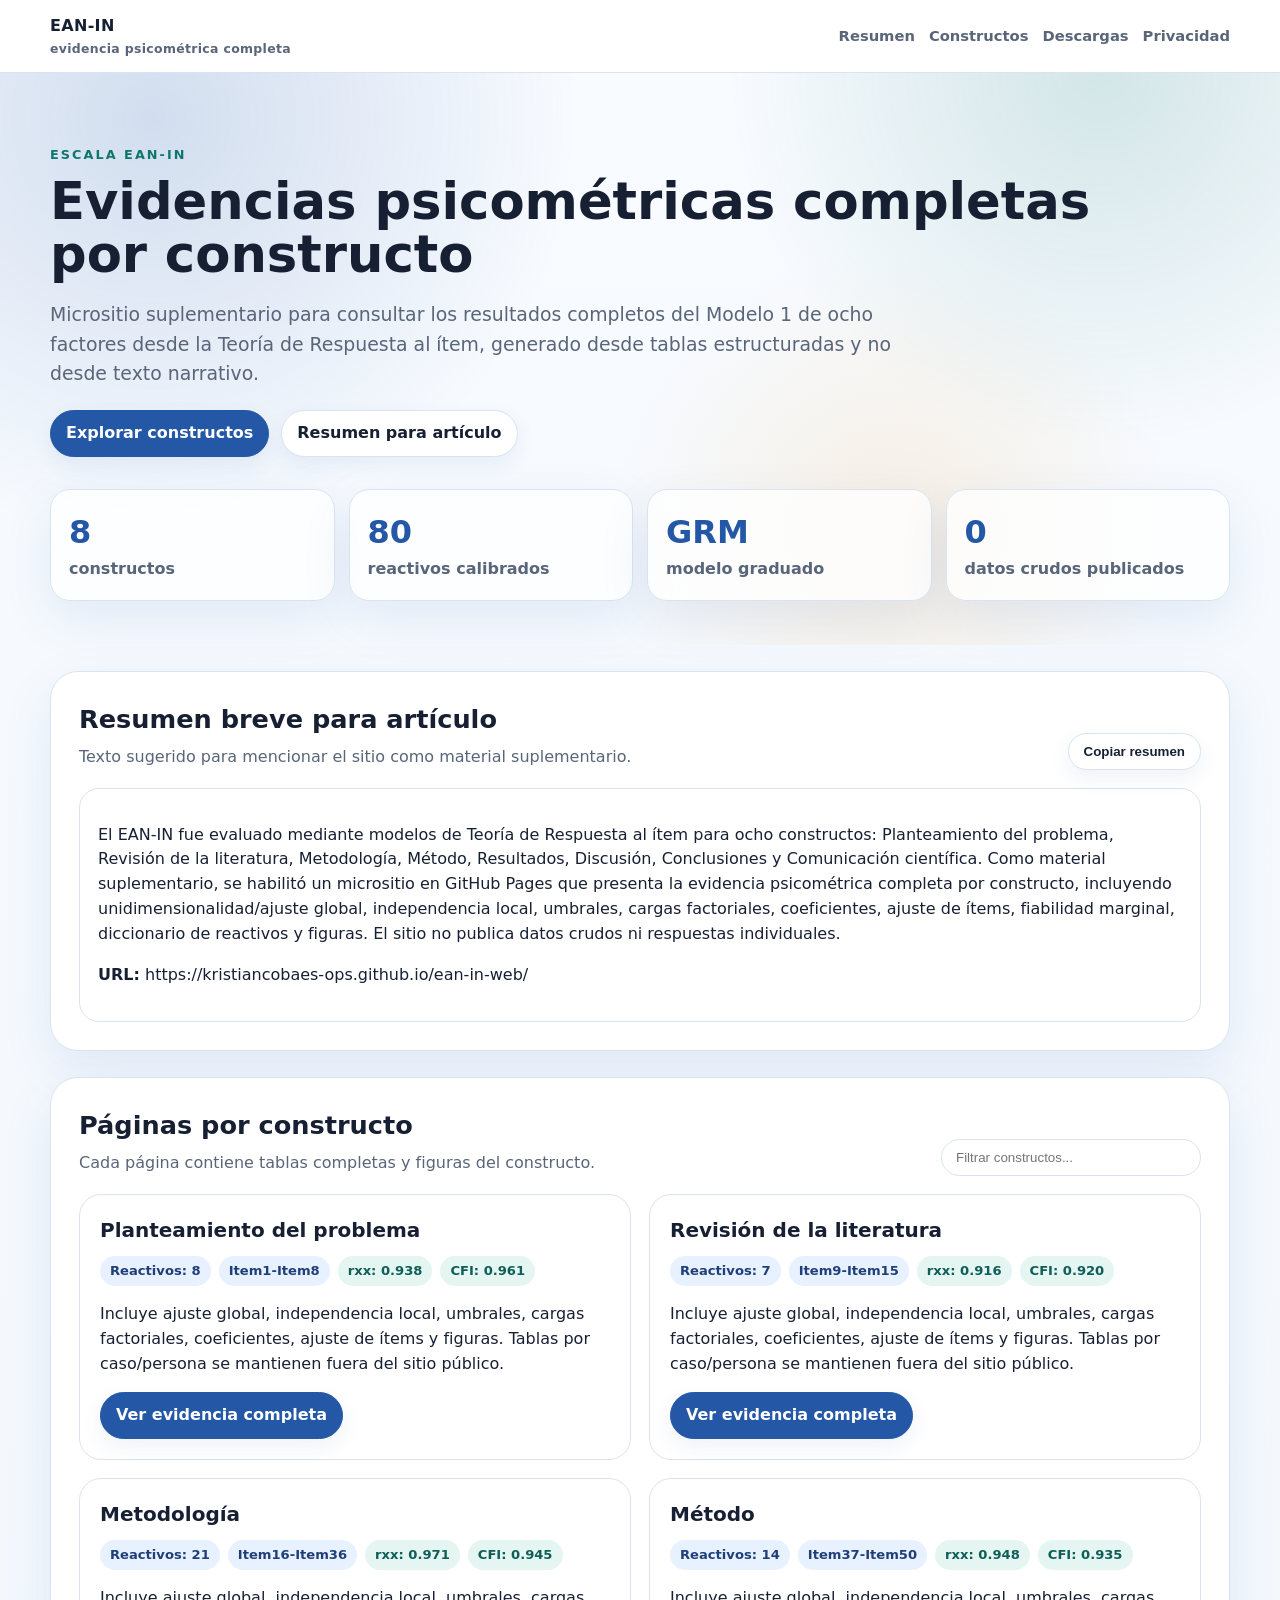
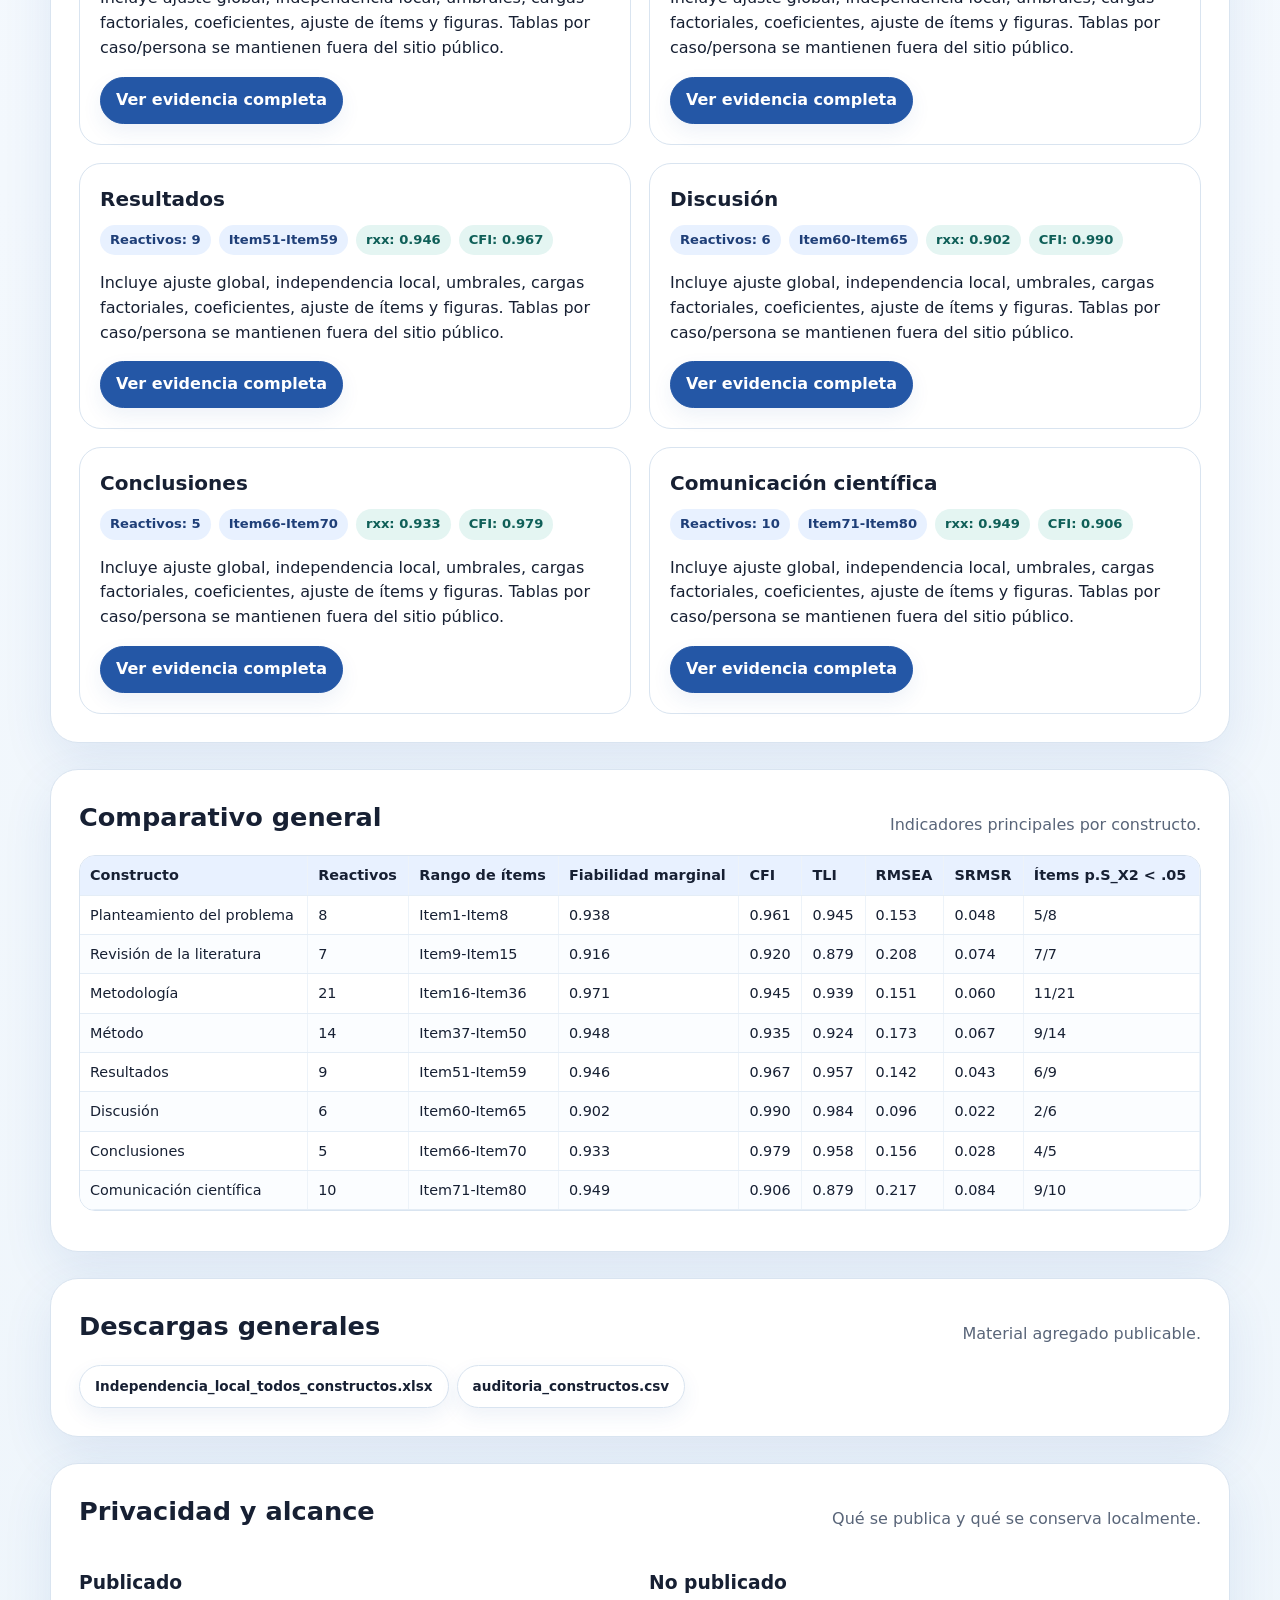
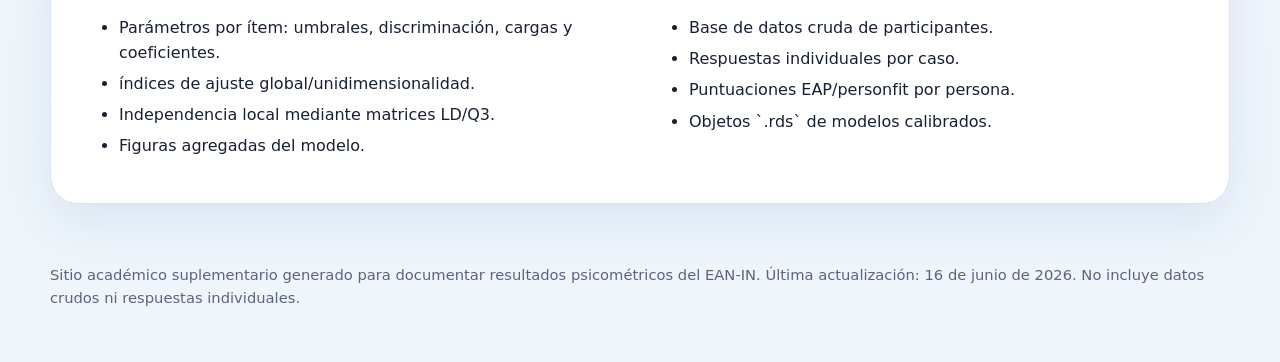
<file: index.html>
<!doctype html>
<html lang="es">
<head>
  <meta charset="utf-8">
  <meta name="viewport" content="width=device-width, initial-scale=1">
  <meta name="description" content="Micrositio EAN-IN">
  <title>EAN-IN | Evidencias psicométricas</title>
  <link rel="stylesheet" href="assets/styles.css?v=20260616c">
</head>
<body id="top">
<header class="site-header"><div class="container nav"><a class="brand" href="index.html"><span>EAN-IN</span><small>evidencia psicométrica completa</small></a><nav class="nav-links" aria-label="Navegación principal"><a href="index.html#resumen">Resumen</a><a href="index.html#constructos">Constructos</a><a href="index.html#descargas">Descargas</a><a href="index.html#privacidad">Privacidad</a></nav></div></header>

<main>
<section class="hero"><div class="container"><div class="eyebrow">Escala EAN-IN</div><h1>Evidencias psicométricas completas por constructo</h1><p class="lead">Micrositio suplementario para consultar los resultados completos del Modelo 1 de ocho factores desde la Teoría de Respuesta al ítem, generado desde tablas estructuradas y no desde texto narrativo.</p><div class="hero-actions"><a class="btn primary" href="#constructos">Explorar constructos</a><a class="btn" href="#resumen">Resumen para artículo</a></div><div class="kpi-grid"><div class="kpi"><strong>8</strong><span>constructos</span></div><div class="kpi"><strong>80</strong><span>reactivos calibrados</span></div><div class="kpi"><strong>GRM</strong><span>modelo graduado</span></div><div class="kpi"><strong>0</strong><span>datos crudos publicados</span></div></div></div></section>
<section class="container panel" id="resumen"><div class="section-title"><div><h2>Resumen breve para artículo</h2><p>Texto sugerido para mencionar el sitio como material suplementario.</p></div><button class="btn" type="button" data-copy-summary="#article-summary-text">Copiar resumen</button></div><div class="summary-box" id="article-summary-text"><p>El EAN-IN fue evaluado mediante modelos de Teoría de Respuesta al ítem para ocho constructos: Planteamiento del problema, Revisión de la literatura, Metodología, Método, Resultados, Discusión, Conclusiones y Comunicación científica. Como material suplementario, se habilitó un micrositio en GitHub Pages que presenta la evidencia psicométrica completa por constructo, incluyendo unidimensionalidad/ajuste global, independencia local, umbrales, cargas factoriales, coeficientes, ajuste de ítems, fiabilidad marginal, diccionario de reactivos y figuras. El sitio no publica datos crudos ni respuestas individuales.</p><p><strong>URL:</strong> https://kristiancobaes-ops.github.io/ean-in-web/</p></div></section>
<section class="container panel" id="constructos"><div class="section-title"><div><h2>Páginas por constructo</h2><p>Cada página contiene tablas completas y figuras del constructo.</p></div><input class="search-box" type="search" placeholder="Filtrar constructos..." data-construct-search aria-label="Filtrar constructos"></div><div class="card-grid">
<article class="construct-card" data-construct-card>
  <h3>Planteamiento del problema</h3>
  <div class="meta-row"><span class="pill">Reactivos: 8</span><span class="pill">Item1-Item8</span><span class="pill alt">rxx: 0.938</span><span class="pill alt">CFI: 0.961</span></div>
  <p>Incluye ajuste global, independencia local, umbrales, cargas factoriales, coeficientes, ajuste de ítems y figuras. Tablas por caso/persona se mantienen fuera del sitio público.</p>
  <a class="btn primary" href="planteamiento-del-problema.html">Ver evidencia completa</a>
</article>
<article class="construct-card" data-construct-card>
  <h3>Revisión de la literatura</h3>
  <div class="meta-row"><span class="pill">Reactivos: 7</span><span class="pill">Item9-Item15</span><span class="pill alt">rxx: 0.916</span><span class="pill alt">CFI: 0.920</span></div>
  <p>Incluye ajuste global, independencia local, umbrales, cargas factoriales, coeficientes, ajuste de ítems y figuras. Tablas por caso/persona se mantienen fuera del sitio público.</p>
  <a class="btn primary" href="revision-de-la-literatura.html">Ver evidencia completa</a>
</article>
<article class="construct-card" data-construct-card>
  <h3>Metodología</h3>
  <div class="meta-row"><span class="pill">Reactivos: 21</span><span class="pill">Item16-Item36</span><span class="pill alt">rxx: 0.971</span><span class="pill alt">CFI: 0.945</span></div>
  <p>Incluye ajuste global, independencia local, umbrales, cargas factoriales, coeficientes, ajuste de ítems y figuras. Tablas por caso/persona se mantienen fuera del sitio público.</p>
  <a class="btn primary" href="metodologia.html">Ver evidencia completa</a>
</article>
<article class="construct-card" data-construct-card>
  <h3>Método</h3>
  <div class="meta-row"><span class="pill">Reactivos: 14</span><span class="pill">Item37-Item50</span><span class="pill alt">rxx: 0.948</span><span class="pill alt">CFI: 0.935</span></div>
  <p>Incluye ajuste global, independencia local, umbrales, cargas factoriales, coeficientes, ajuste de ítems y figuras. Tablas por caso/persona se mantienen fuera del sitio público.</p>
  <a class="btn primary" href="metodo.html">Ver evidencia completa</a>
</article>
<article class="construct-card" data-construct-card>
  <h3>Resultados</h3>
  <div class="meta-row"><span class="pill">Reactivos: 9</span><span class="pill">Item51-Item59</span><span class="pill alt">rxx: 0.946</span><span class="pill alt">CFI: 0.967</span></div>
  <p>Incluye ajuste global, independencia local, umbrales, cargas factoriales, coeficientes, ajuste de ítems y figuras. Tablas por caso/persona se mantienen fuera del sitio público.</p>
  <a class="btn primary" href="resultados.html">Ver evidencia completa</a>
</article>
<article class="construct-card" data-construct-card>
  <h3>Discusión</h3>
  <div class="meta-row"><span class="pill">Reactivos: 6</span><span class="pill">Item60-Item65</span><span class="pill alt">rxx: 0.902</span><span class="pill alt">CFI: 0.990</span></div>
  <p>Incluye ajuste global, independencia local, umbrales, cargas factoriales, coeficientes, ajuste de ítems y figuras. Tablas por caso/persona se mantienen fuera del sitio público.</p>
  <a class="btn primary" href="discusion.html">Ver evidencia completa</a>
</article>
<article class="construct-card" data-construct-card>
  <h3>Conclusiones</h3>
  <div class="meta-row"><span class="pill">Reactivos: 5</span><span class="pill">Item66-Item70</span><span class="pill alt">rxx: 0.933</span><span class="pill alt">CFI: 0.979</span></div>
  <p>Incluye ajuste global, independencia local, umbrales, cargas factoriales, coeficientes, ajuste de ítems y figuras. Tablas por caso/persona se mantienen fuera del sitio público.</p>
  <a class="btn primary" href="conclusiones.html">Ver evidencia completa</a>
</article>
<article class="construct-card" data-construct-card>
  <h3>Comunicación científica</h3>
  <div class="meta-row"><span class="pill">Reactivos: 10</span><span class="pill">Item71-Item80</span><span class="pill alt">rxx: 0.949</span><span class="pill alt">CFI: 0.906</span></div>
  <p>Incluye ajuste global, independencia local, umbrales, cargas factoriales, coeficientes, ajuste de ítems y figuras. Tablas por caso/persona se mantienen fuera del sitio público.</p>
  <a class="btn primary" href="comunicacion-cientifica.html">Ver evidencia completa</a>
</article></div></section>
<section class="container panel" id="comparativo"><div class="section-title"><h2>Comparativo general</h2><p>Indicadores principales por constructo.</p></div><div class="table-wrap">
<table>
<thead><tr><th>Constructo</th><th>Reactivos</th><th>Rango de ítems</th><th>Fiabilidad marginal</th><th>CFI</th><th>TLI</th><th>RMSEA</th><th>SRMSR</th><th>Ítems p.S_X2 &lt; .05</th></tr></thead>
<tbody>
<tr><td>Planteamiento del problema</td><td>8</td><td>Item1-Item8</td><td>0.938</td><td>0.961</td><td>0.945</td><td>0.153</td><td>0.048</td><td>5/8</td></tr>
<tr><td>Revisión de la literatura</td><td>7</td><td>Item9-Item15</td><td>0.916</td><td>0.920</td><td>0.879</td><td>0.208</td><td>0.074</td><td>7/7</td></tr>
<tr><td>Metodología</td><td>21</td><td>Item16-Item36</td><td>0.971</td><td>0.945</td><td>0.939</td><td>0.151</td><td>0.060</td><td>11/21</td></tr>
<tr><td>Método</td><td>14</td><td>Item37-Item50</td><td>0.948</td><td>0.935</td><td>0.924</td><td>0.173</td><td>0.067</td><td>9/14</td></tr>
<tr><td>Resultados</td><td>9</td><td>Item51-Item59</td><td>0.946</td><td>0.967</td><td>0.957</td><td>0.142</td><td>0.043</td><td>6/9</td></tr>
<tr><td>Discusión</td><td>6</td><td>Item60-Item65</td><td>0.902</td><td>0.990</td><td>0.984</td><td>0.096</td><td>0.022</td><td>2/6</td></tr>
<tr><td>Conclusiones</td><td>5</td><td>Item66-Item70</td><td>0.933</td><td>0.979</td><td>0.958</td><td>0.156</td><td>0.028</td><td>4/5</td></tr>
<tr><td>Comunicación científica</td><td>10</td><td>Item71-Item80</td><td>0.949</td><td>0.906</td><td>0.879</td><td>0.217</td><td>0.084</td><td>9/10</td></tr>
</tbody></table></div></section>
<section class="container panel" id="descargas"><div class="section-title"><h2>Descargas generales</h2><p>Material agregado publicable.</p></div><div class="downloads"><a class="btn" href="assets/data/Independencia_local_todos_constructos.xlsx" download>Independencia_local_todos_constructos.xlsx</a><a class="btn" href="assets/data/auditoria_constructos.csv" download>auditoria_constructos.csv</a></div></section>
<section class="container panel" id="privacidad"><div class="section-title"><h2>Privacidad y alcance</h2><p>Qué se publica y qué se conserva localmente.</p></div><div class="two-col"><div><h3>Publicado</h3><ul class="privacy-list"><li>Parámetros por ítem: umbrales, discriminación, cargas y coeficientes.</li><li>índices de ajuste global/unidimensionalidad.</li><li>Independencia local mediante matrices LD/Q3.</li><li>Figuras agregadas del modelo.</li></ul></div><div><h3>No publicado</h3><ul class="privacy-list"><li>Base de datos cruda de participantes.</li><li>Respuestas individuales por caso.</li><li>Puntuaciones EAP/personfit por persona.</li><li>Objetos `.rds` de modelos calibrados.</li></ul></div></div></section>
</main>
<footer class="footer"><div class="container">Sitio académico suplementario generado para documentar resultados psicométricos del EAN-IN. Última actualización: 16 de junio de 2026. No incluye datos crudos ni respuestas individuales.</div></footer>
<script src="assets/site.js"></script>
</body>
</html>
</file>
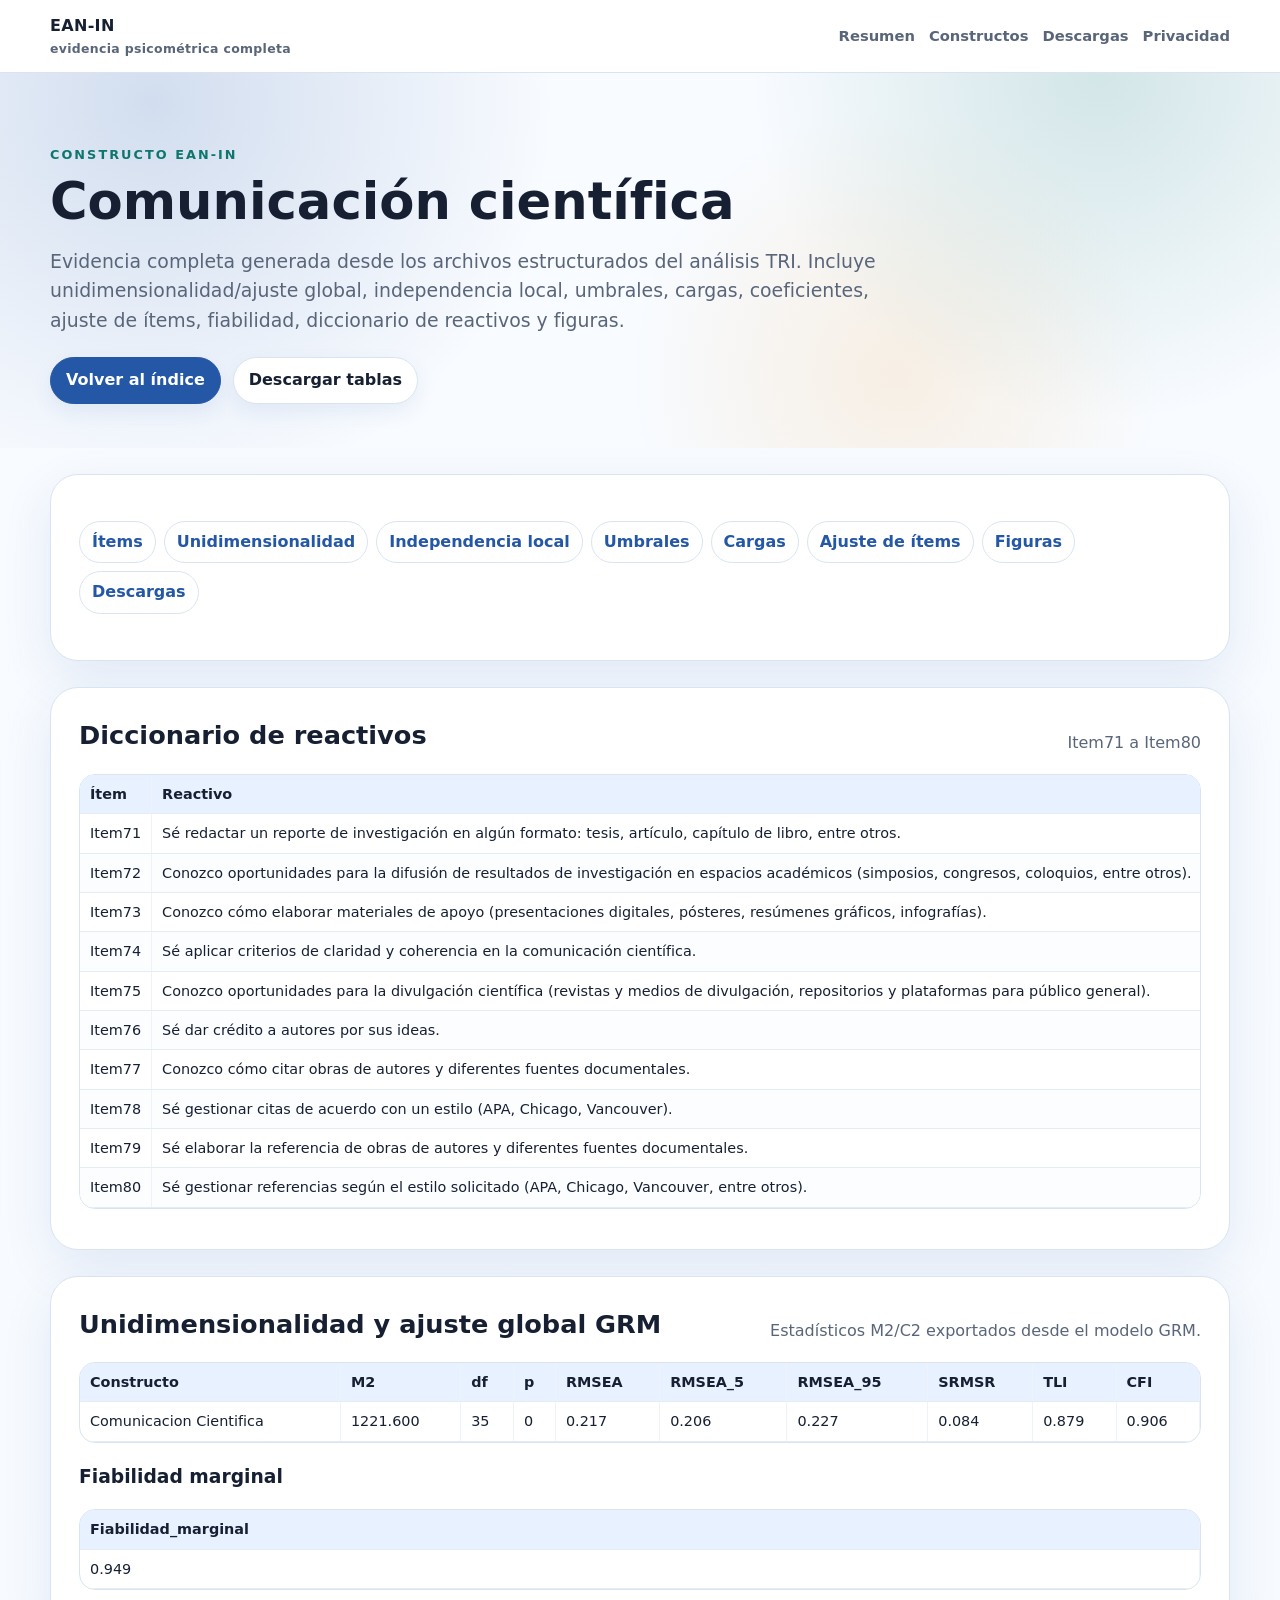
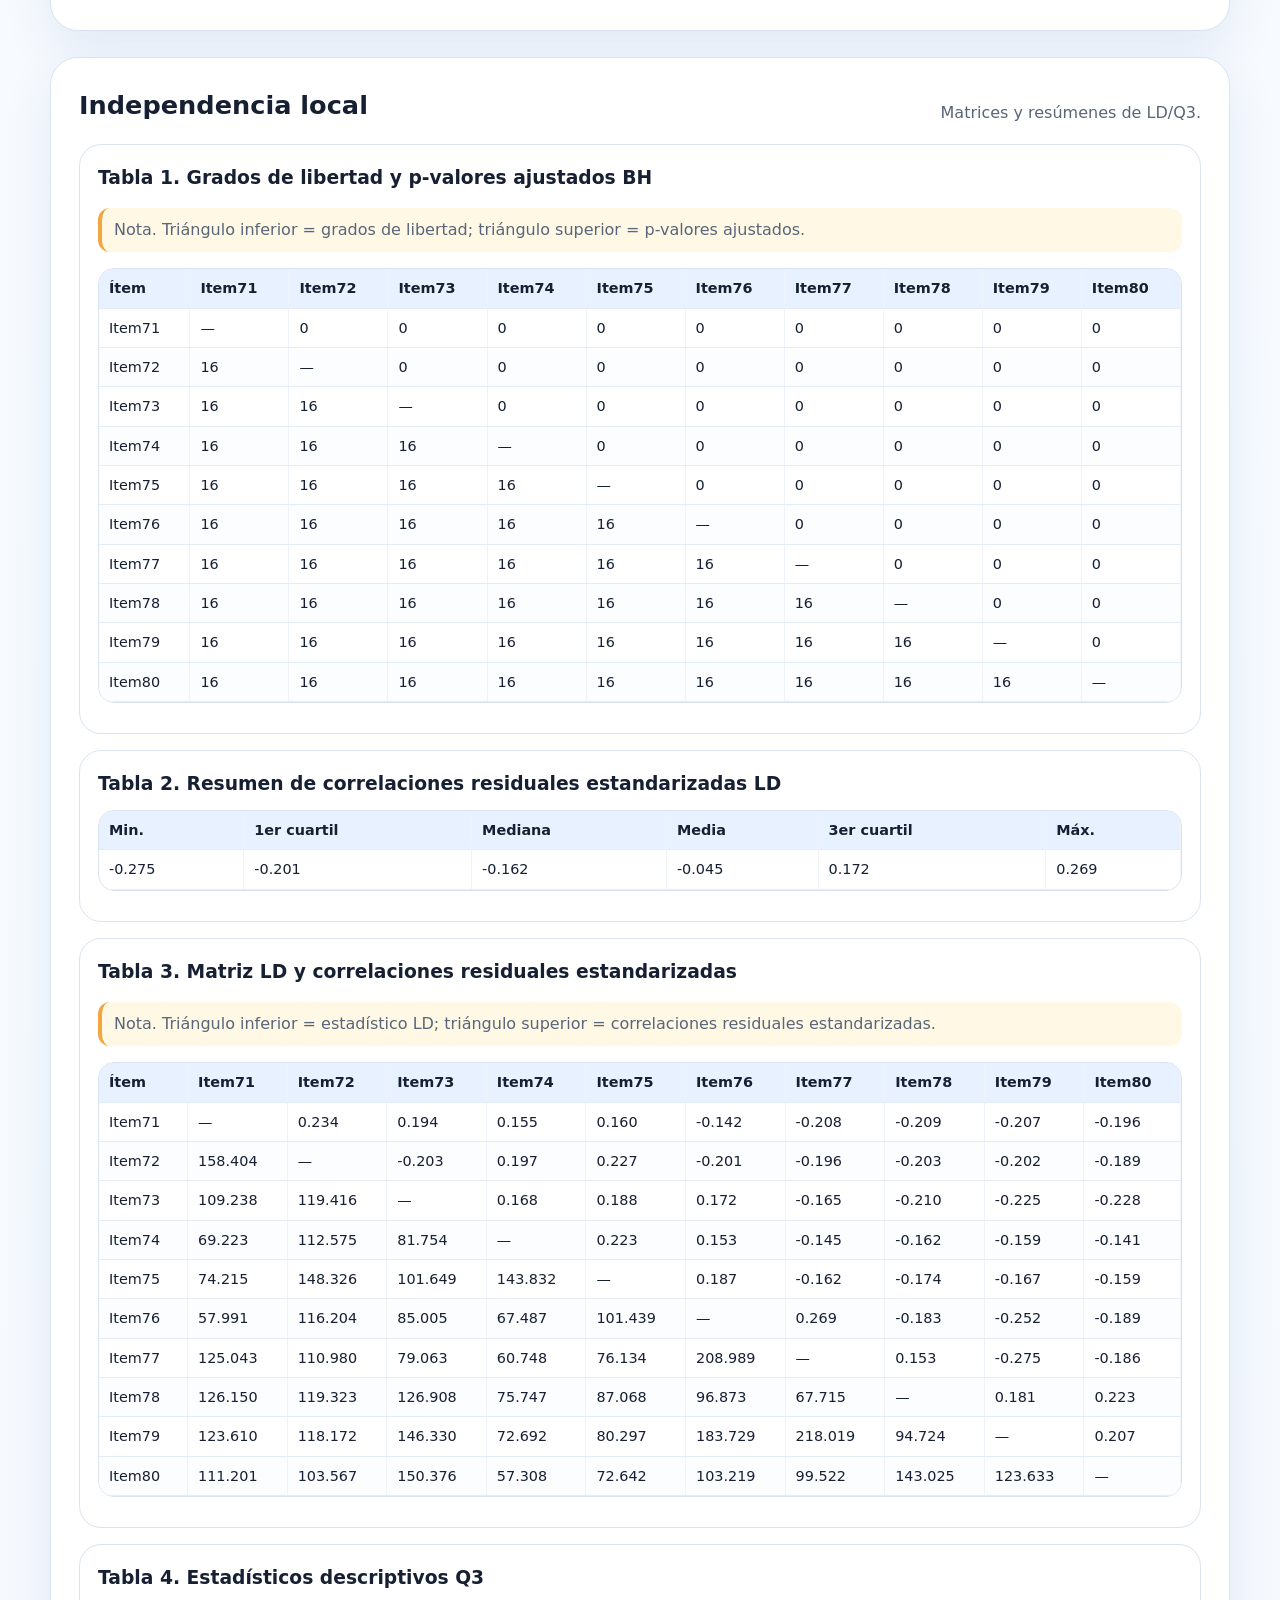
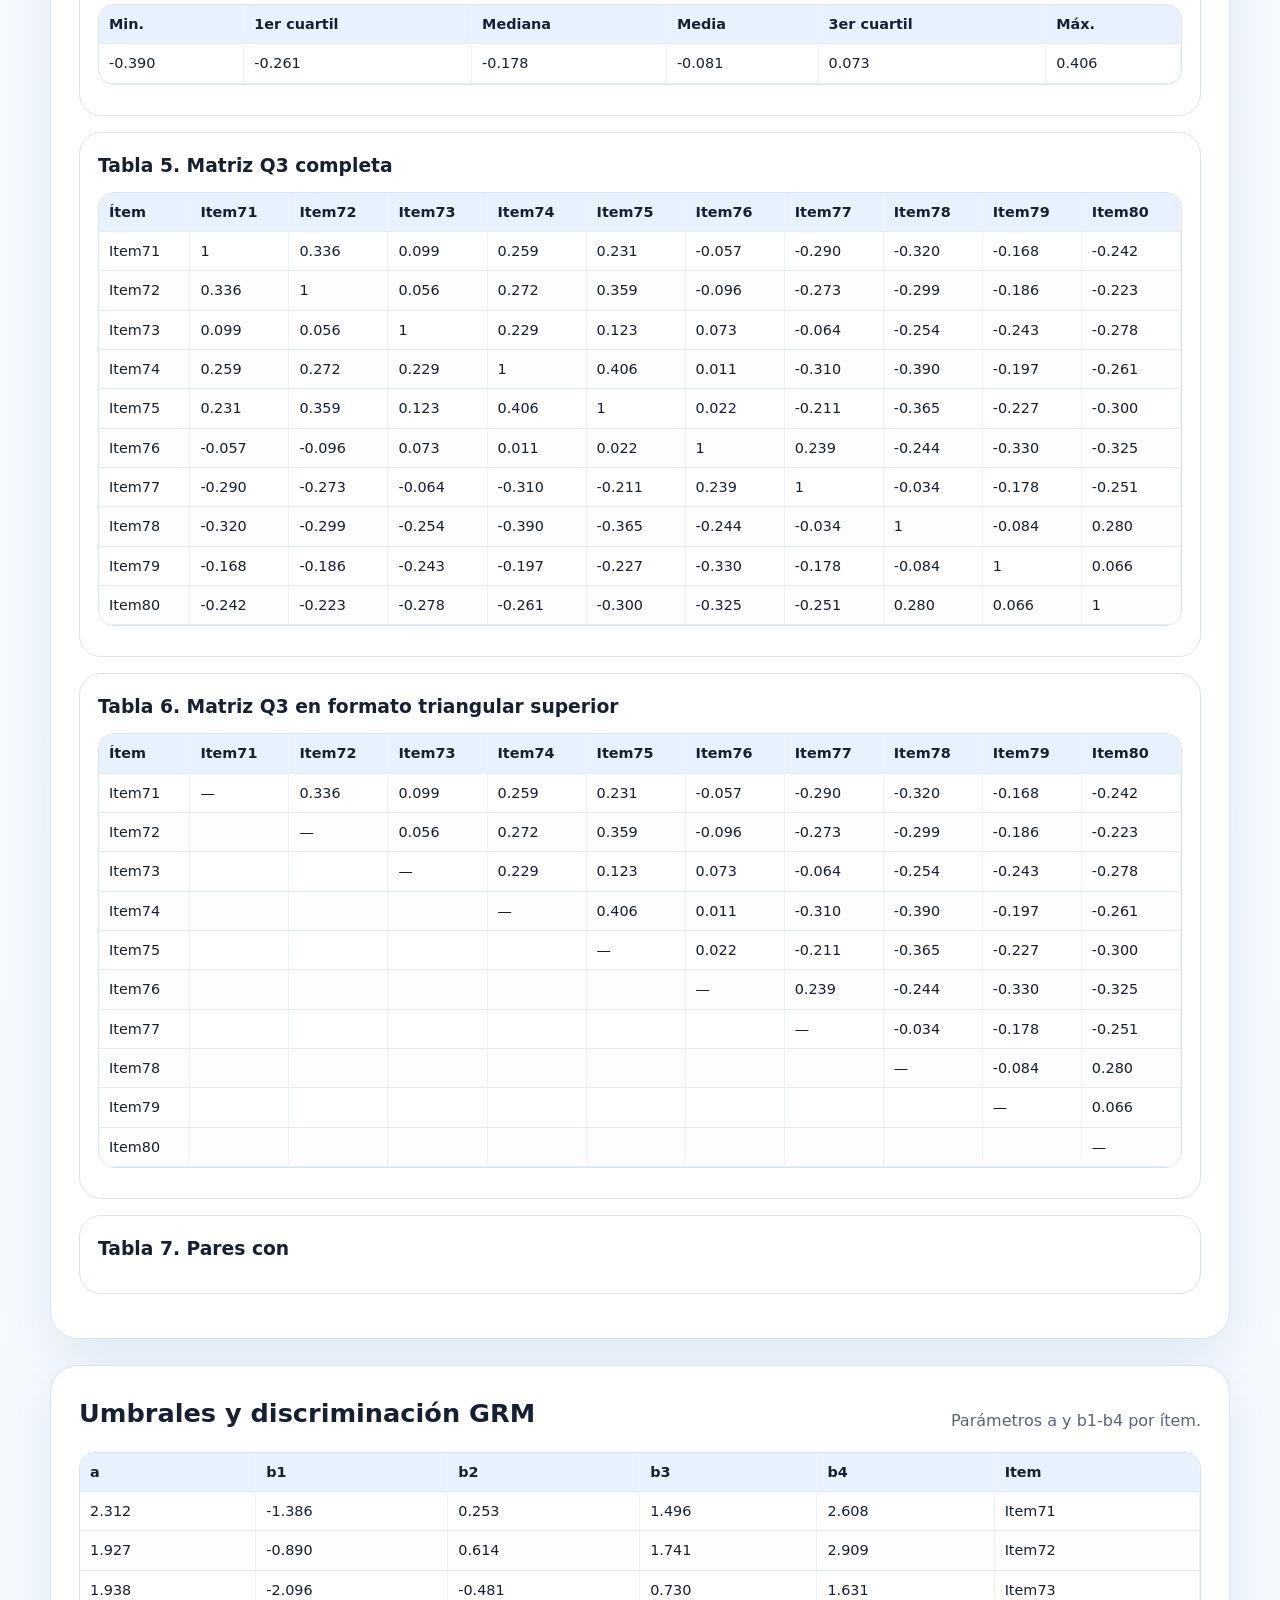
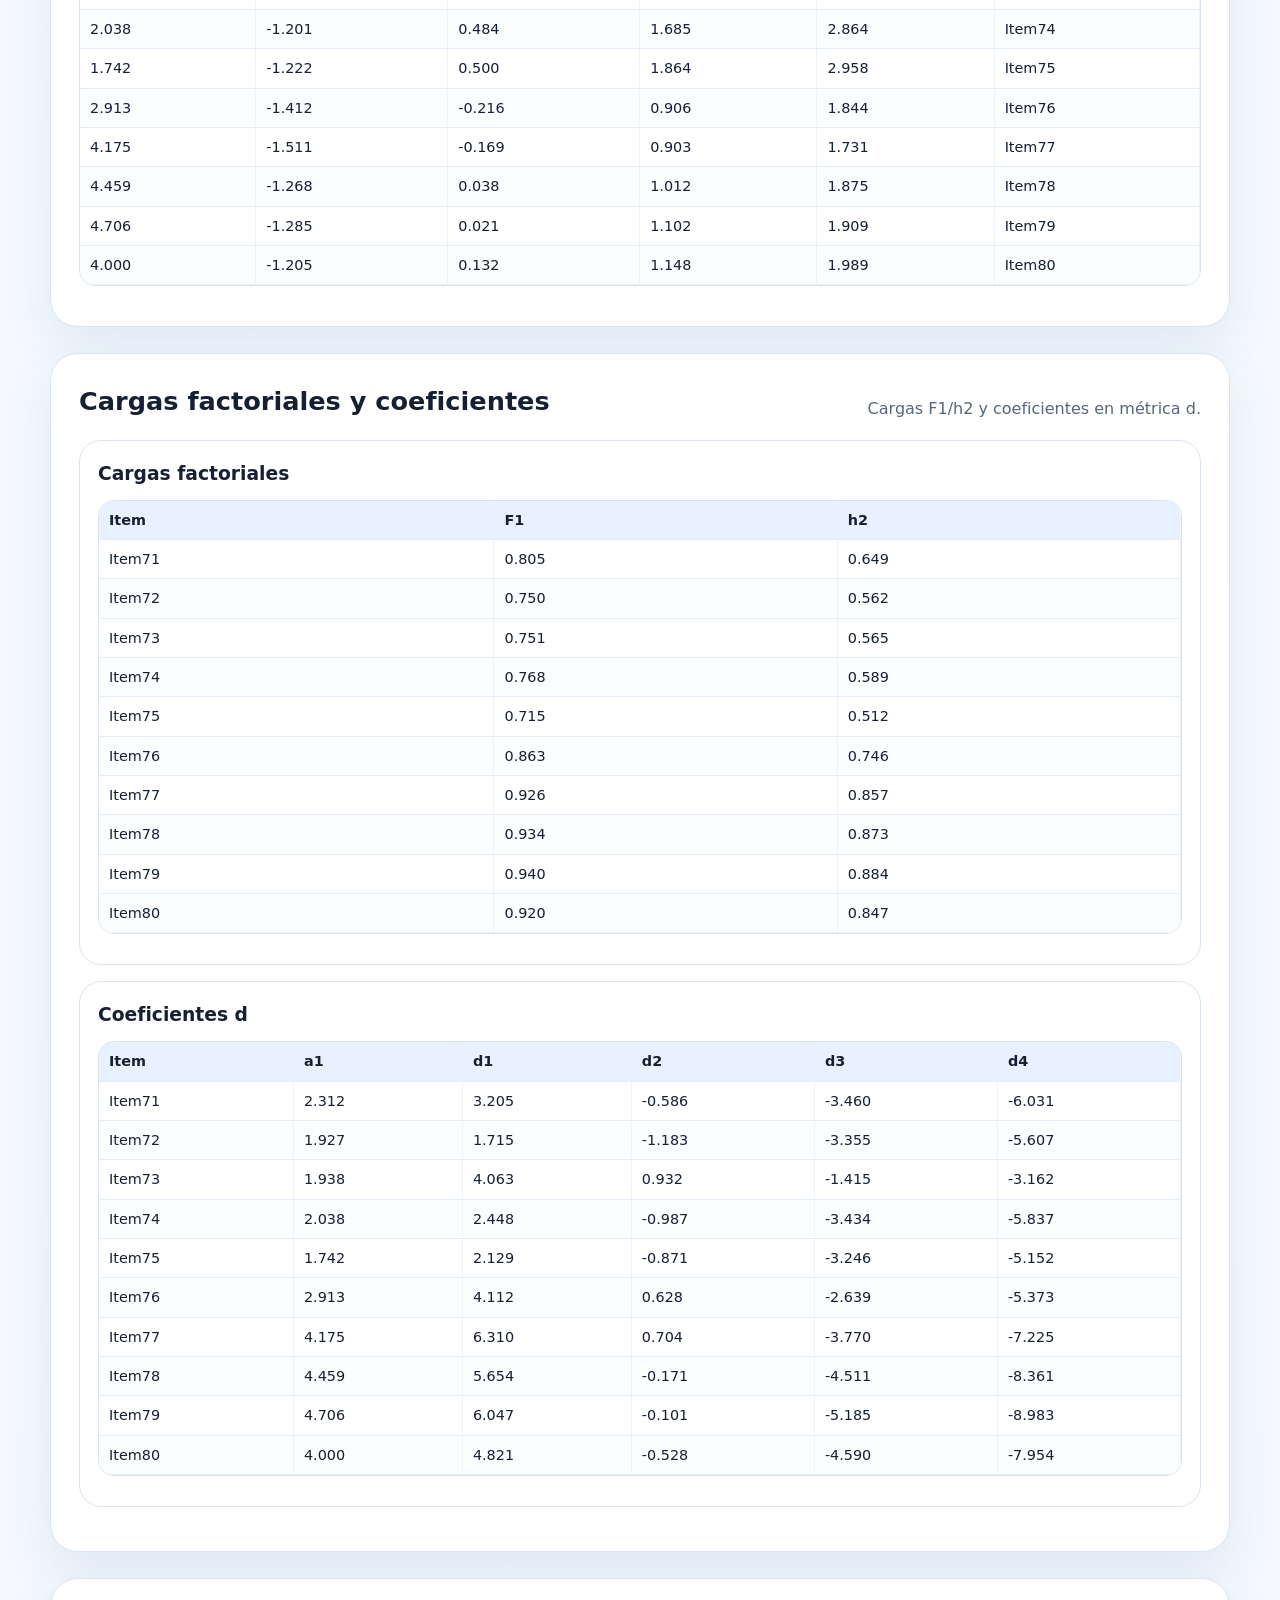
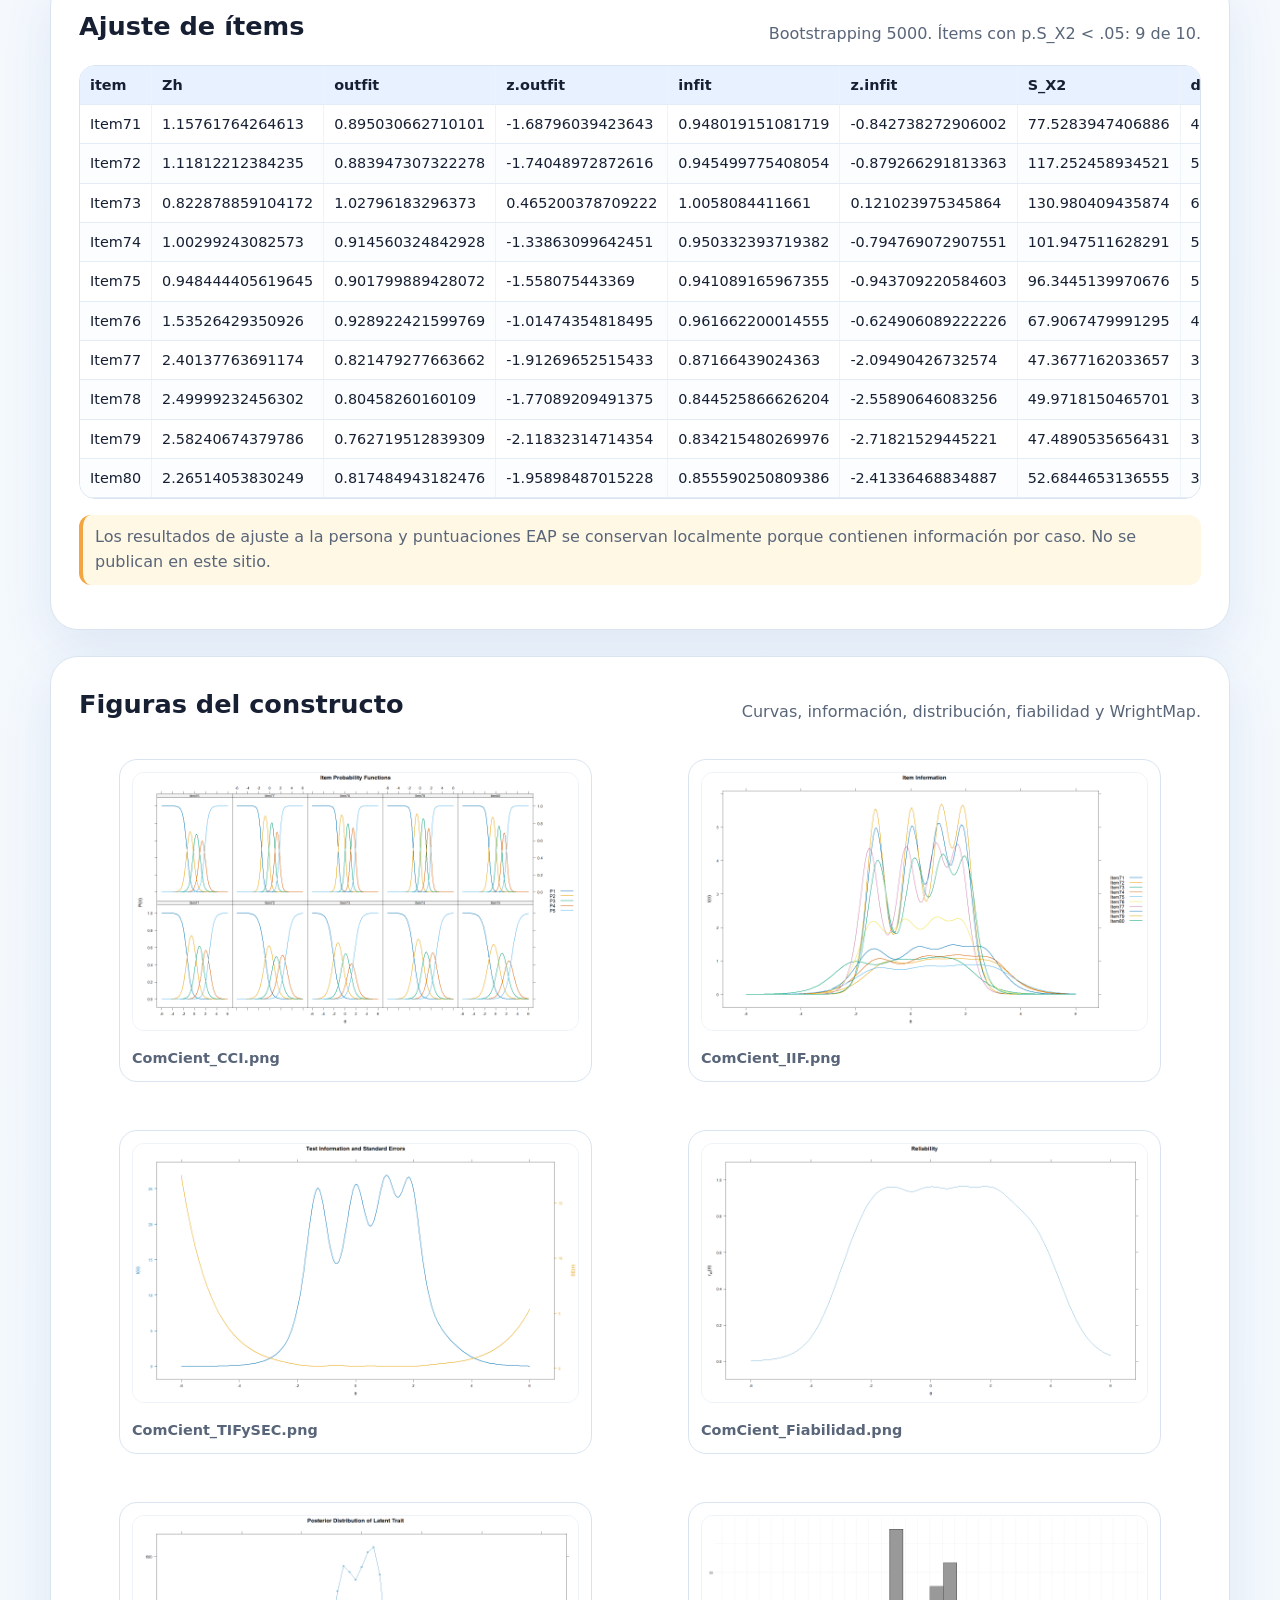
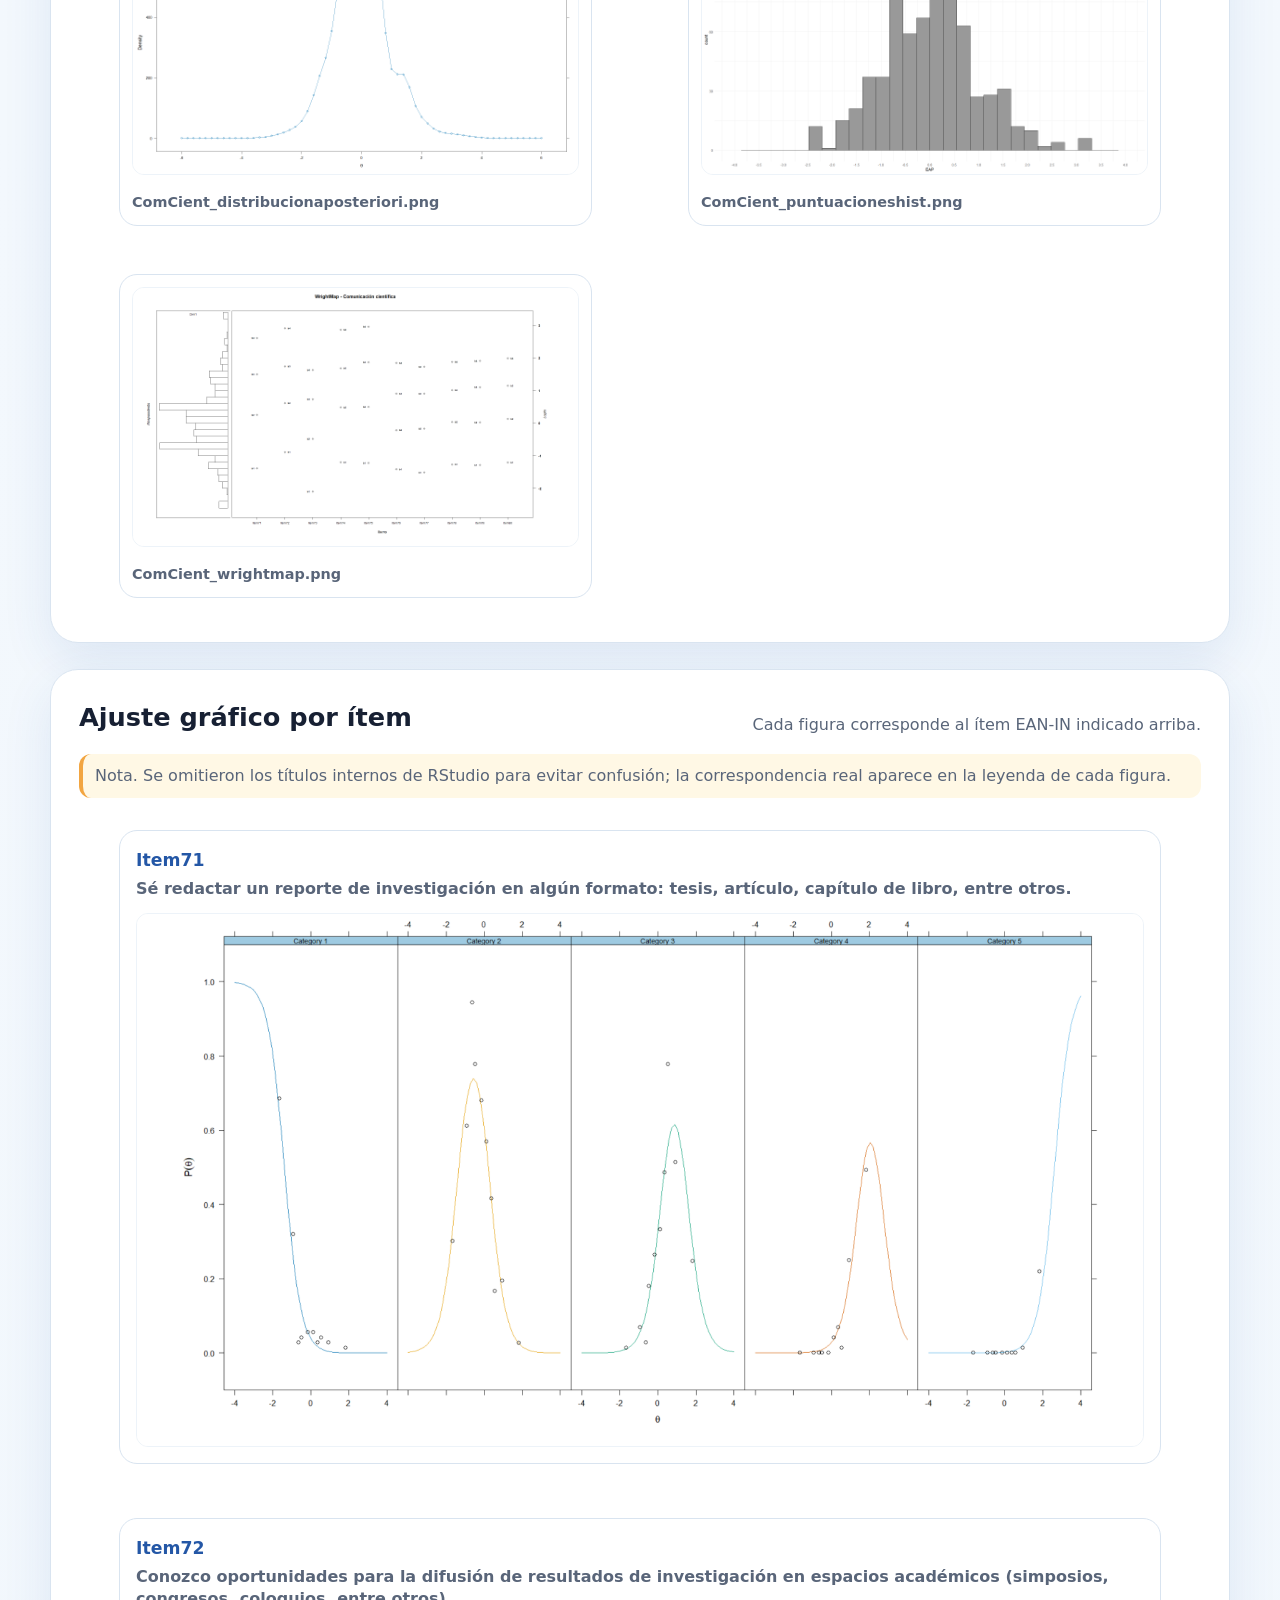
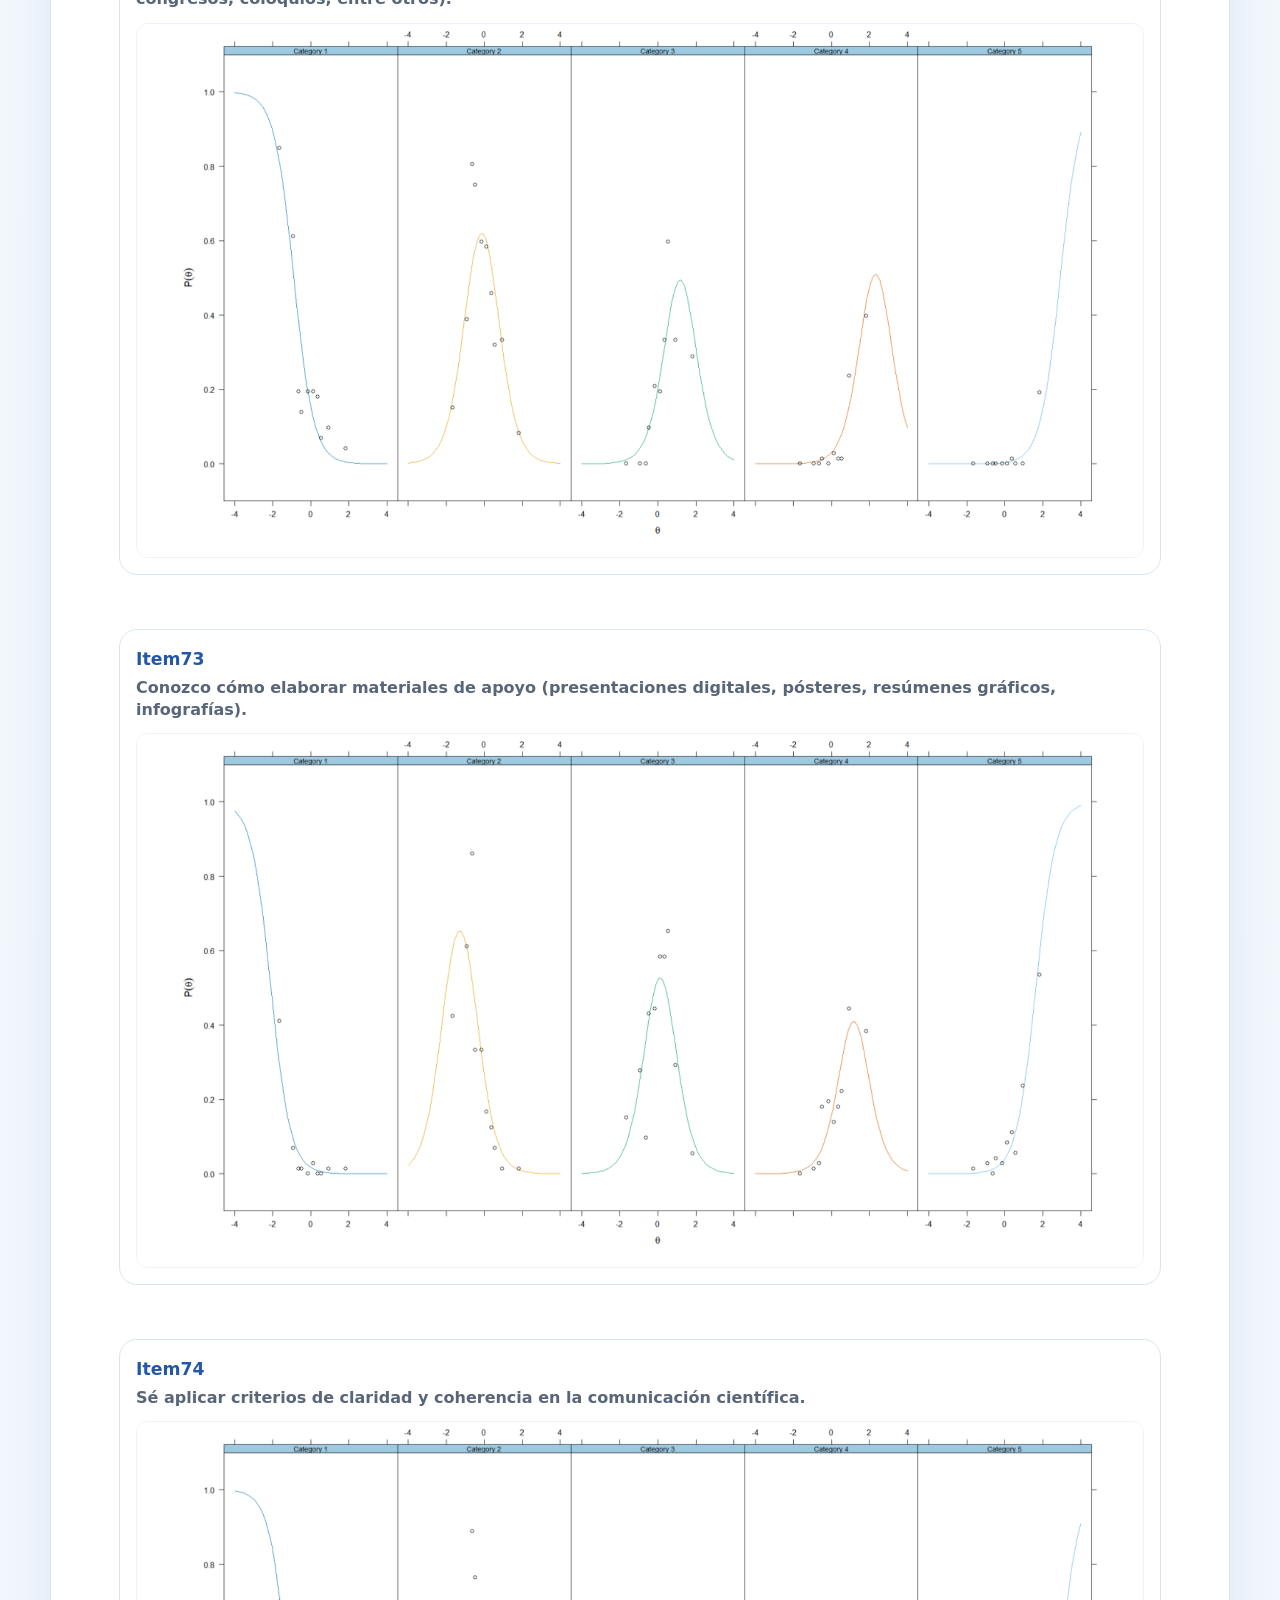
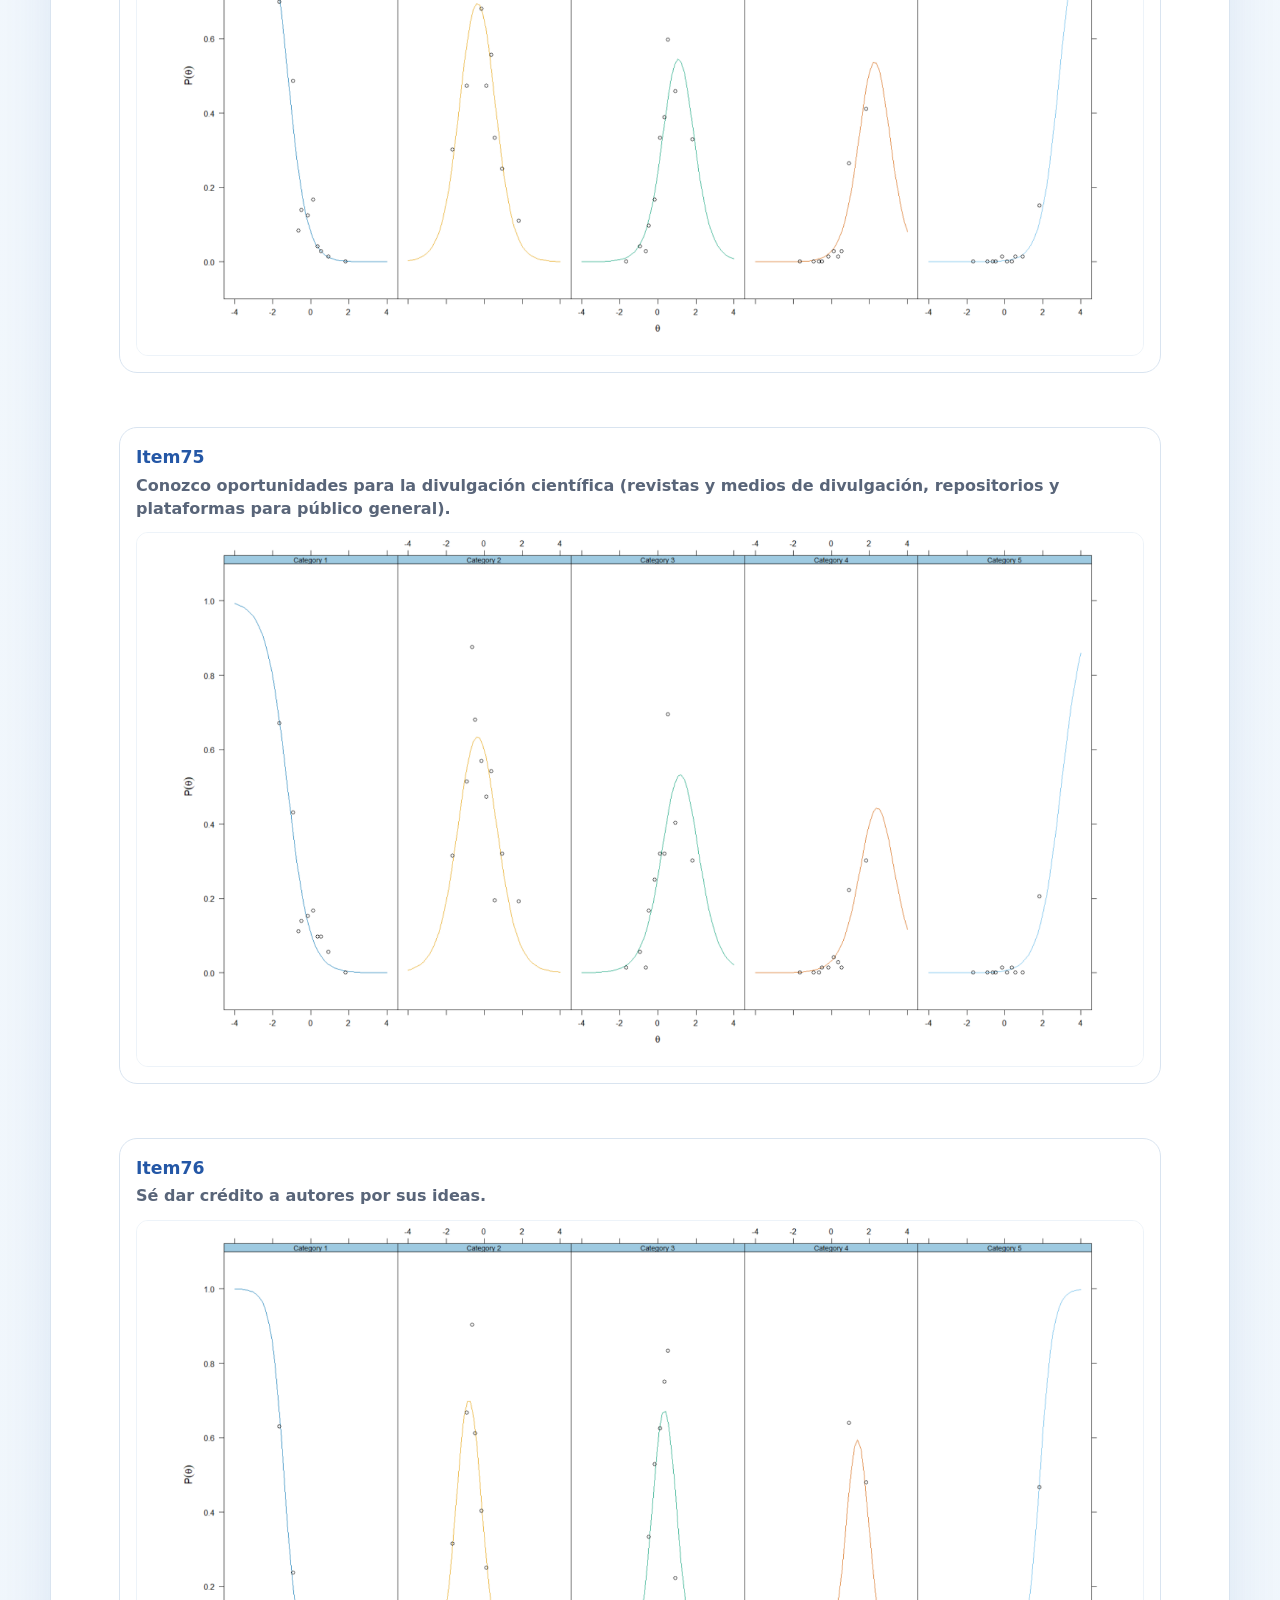
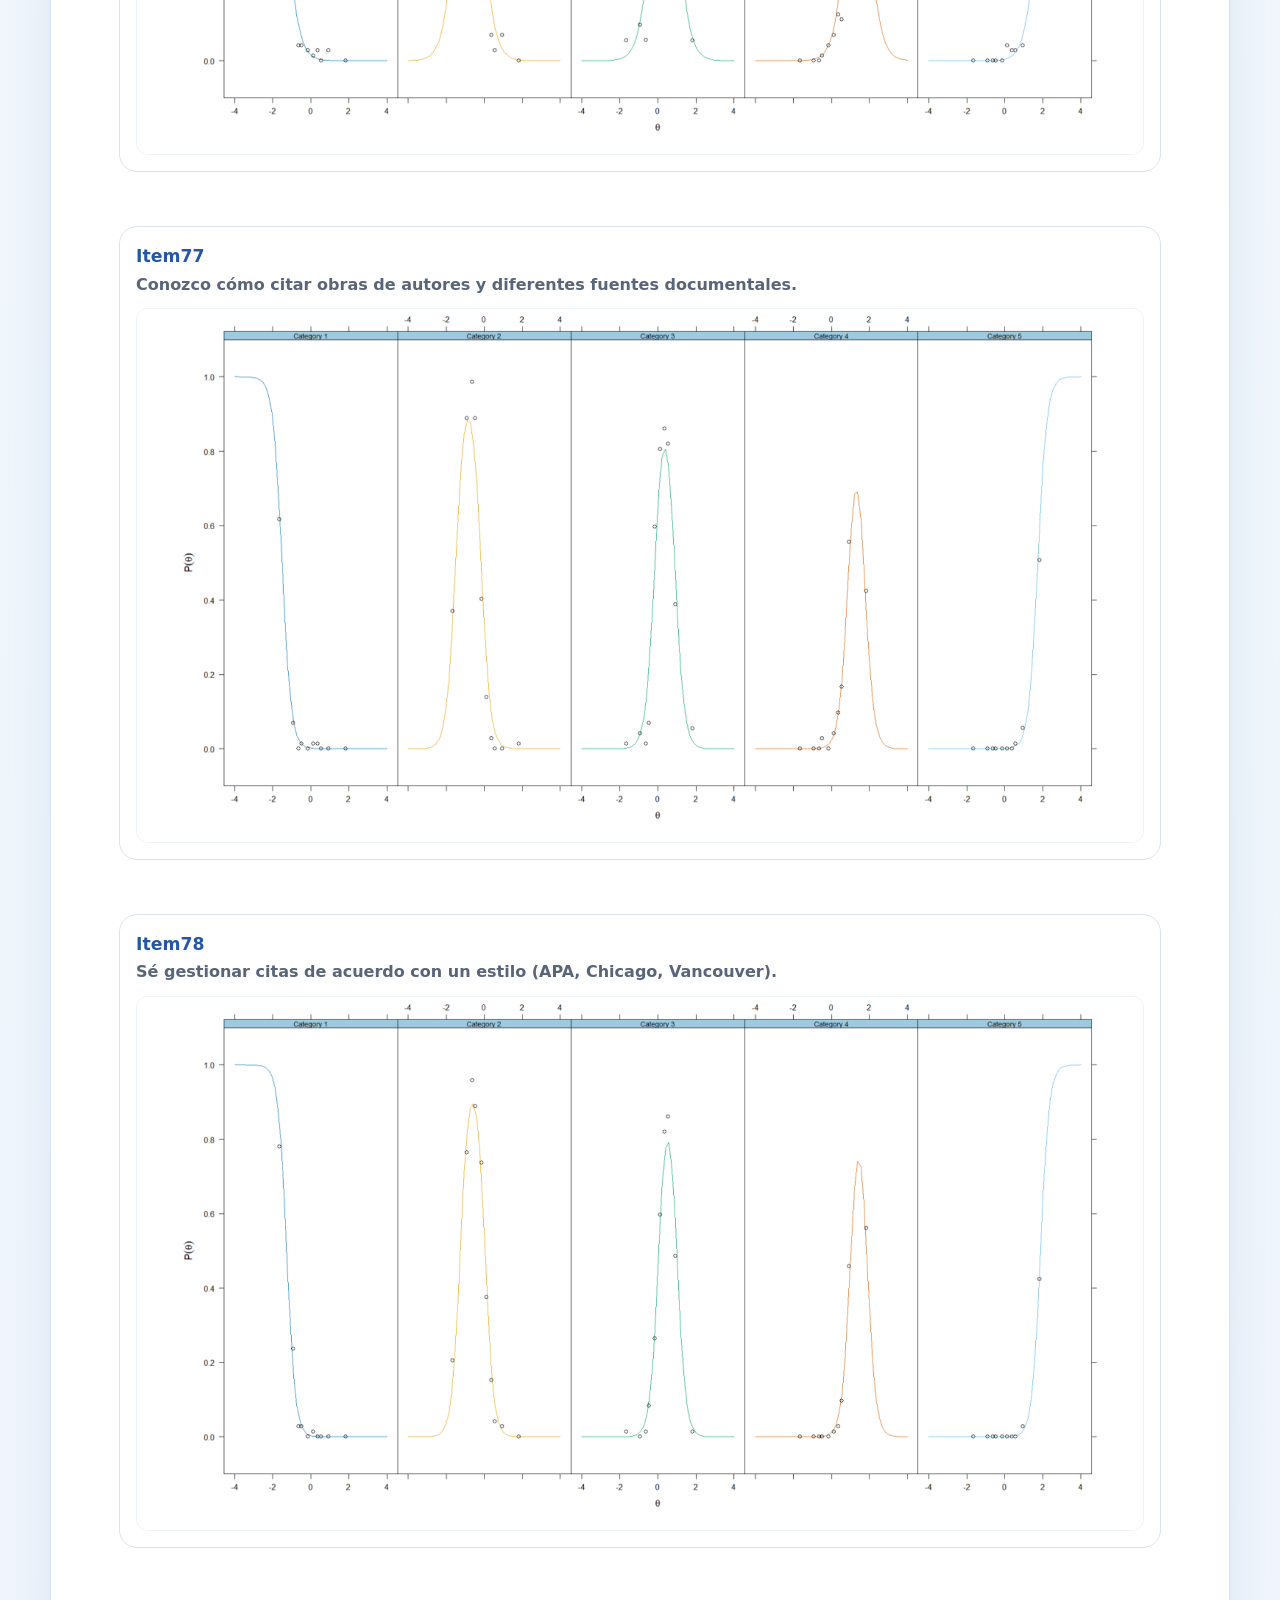
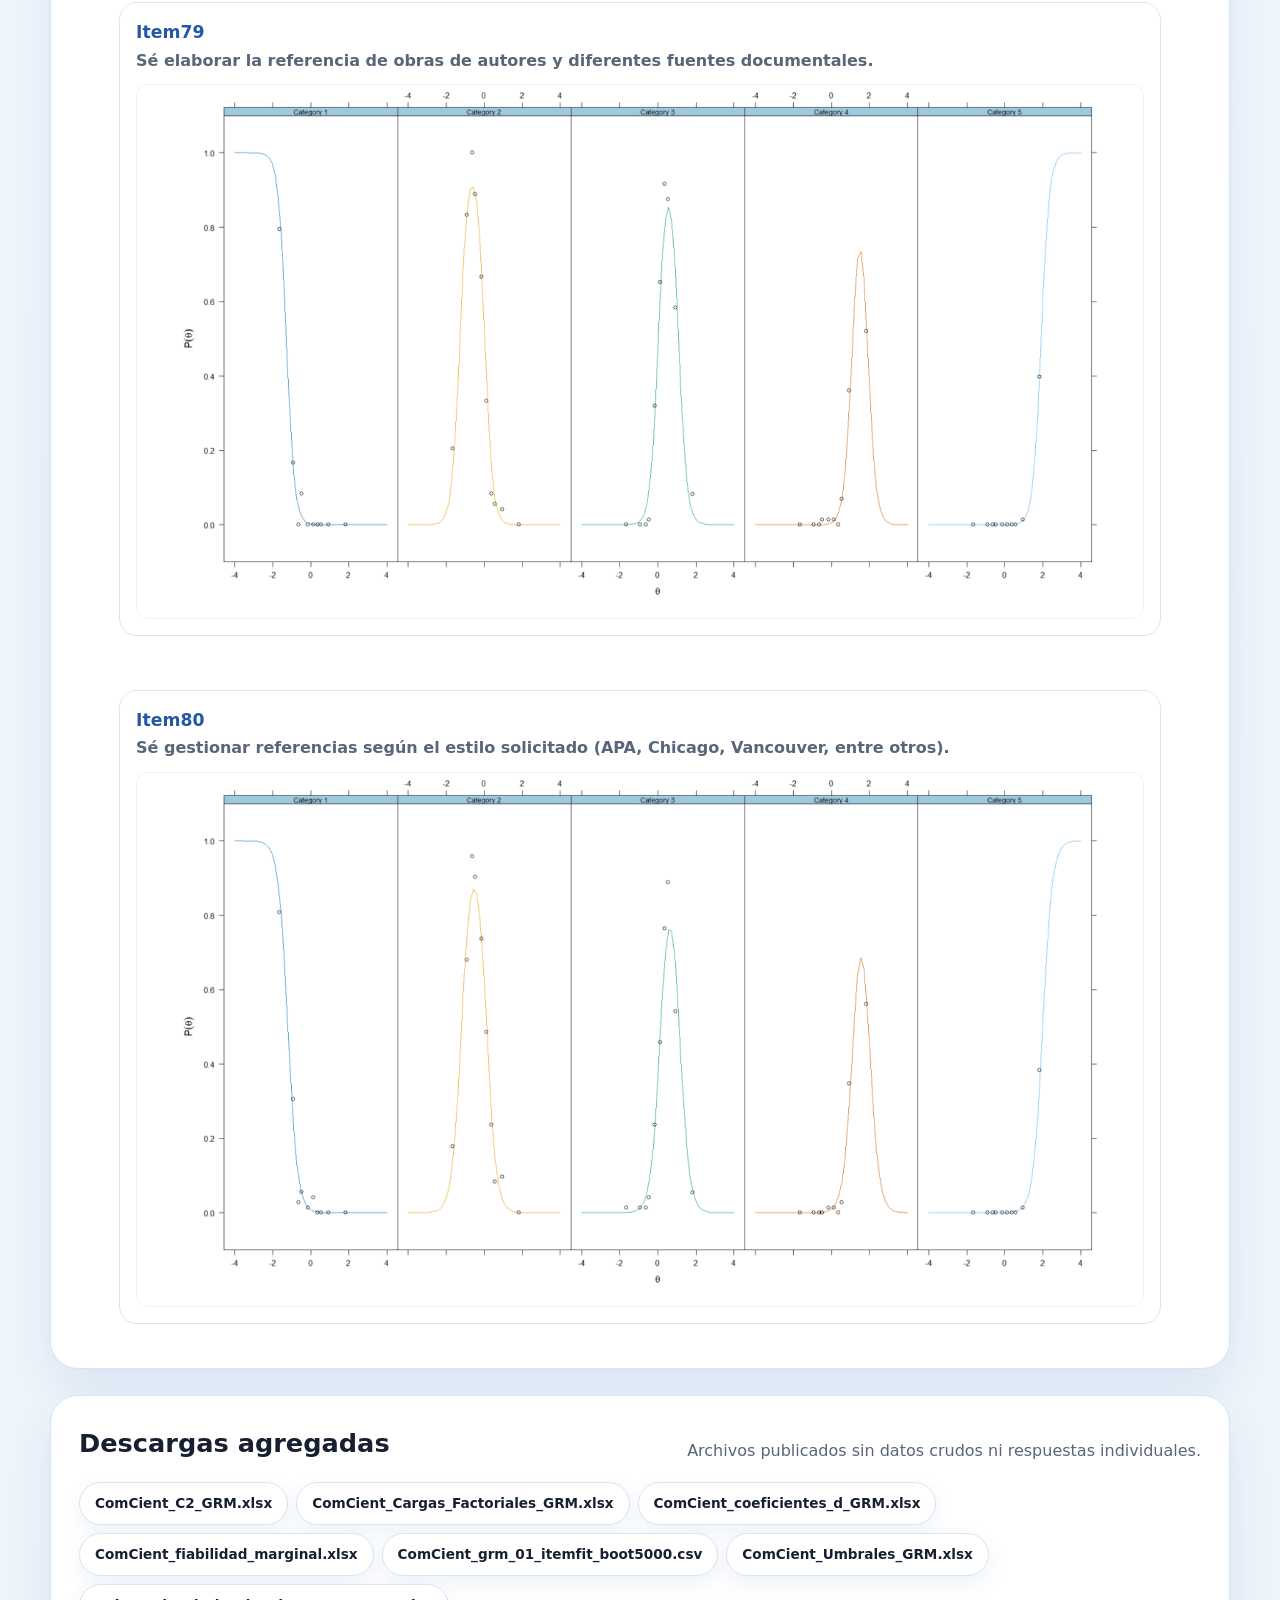
<file: comunicacion-cientifica.html>
<!doctype html>
<html lang="es">
<head>
  <meta charset="utf-8">
  <meta name="viewport" content="width=device-width, initial-scale=1">
  <meta name="description" content="Evidencia psicométrica de Comunicación científica">
  <title>EAN-IN | Comunicación científica</title>
  <link rel="stylesheet" href="assets/styles.css?v=20260616c">
</head>
<body id="top">
<header class="site-header"><div class="container nav"><a class="brand" href="index.html"><span>EAN-IN</span><small>evidencia psicométrica completa</small></a><nav class="nav-links" aria-label="Navegación principal"><a href="index.html#resumen">Resumen</a><a href="index.html#constructos">Constructos</a><a href="index.html#descargas">Descargas</a><a href="index.html#privacidad">Privacidad</a></nav></div></header>

<main>
<section class="hero"><div class="container"><div class="eyebrow">Constructo EAN-IN</div><h1>Comunicación científica</h1><p class="lead">Evidencia completa generada desde los archivos estructurados del análisis TRI. Incluye unidimensionalidad/ajuste global, independencia local, umbrales, cargas, coeficientes, ajuste de ítems, fiabilidad, diccionario de reactivos y figuras.</p><div class="hero-actions"><a class="btn primary" href="index.html#constructos">Volver al índice</a><a class="btn" href="#descargas">Descargar tablas</a></div></div></section>
<section class="container panel"><div class="toc"><a href="#items">Ítems</a><a href="#unidimensionalidad">Unidimensionalidad</a><a href="#independencia">Independencia local</a><a href="#umbrales">Umbrales</a><a href="#cargas">Cargas</a><a href="#itemfit">Ajuste de ítems</a><a href="#figuras">Figuras</a><a href="#descargas">Descargas</a></div></section>
<section class="container panel" id="items"><div class="section-title"><h2>Diccionario de reactivos</h2><p>Item71 a Item80</p></div><div class="table-wrap">
<table>
<thead><tr><th>Ítem</th><th>Reactivo</th></tr></thead>
<tbody>
<tr><td>Item71</td><td>Sé redactar un reporte de investigación en algún formato: tesis, artículo, capítulo de libro, entre otros.</td></tr>
<tr><td>Item72</td><td>Conozco oportunidades para la difusión de resultados de investigación en espacios académicos (simposios, congresos, coloquios, entre otros).</td></tr>
<tr><td>Item73</td><td>Conozco cómo elaborar materiales de apoyo (presentaciones digitales, pósteres, resúmenes gráficos, infografías).</td></tr>
<tr><td>Item74</td><td>Sé aplicar criterios de claridad y coherencia en la comunicación científica.</td></tr>
<tr><td>Item75</td><td>Conozco oportunidades para la divulgación científica (revistas y medios de divulgación, repositorios y plataformas para público general).</td></tr>
<tr><td>Item76</td><td>Sé dar crédito a autores por sus ideas.</td></tr>
<tr><td>Item77</td><td>Conozco cómo citar obras de autores y diferentes fuentes documentales.</td></tr>
<tr><td>Item78</td><td>Sé gestionar citas de acuerdo con un estilo (APA, Chicago, Vancouver).</td></tr>
<tr><td>Item79</td><td>Sé elaborar la referencia de obras de autores y diferentes fuentes documentales.</td></tr>
<tr><td>Item80</td><td>Sé gestionar referencias según el estilo solicitado (APA, Chicago, Vancouver, entre otros).</td></tr>
</tbody></table></div></section>
<section class="container panel" id="unidimensionalidad"><div class="section-title"><h2>Unidimensionalidad y ajuste global GRM</h2><p>Estadísticos M2/C2 exportados desde el modelo GRM.</p></div><div class="table-wrap">
<table>
<thead><tr><th>Constructo</th><th>M2</th><th>df</th><th>p</th><th>RMSEA</th><th>RMSEA_5</th><th>RMSEA_95</th><th>SRMSR</th><th>TLI</th><th>CFI</th></tr></thead>
<tbody>
<tr><td>Comunicacion Cientifica</td><td>1221.600</td><td>35</td><td>0</td><td>0.217</td><td>0.206</td><td>0.227</td><td>0.084</td><td>0.879</td><td>0.906</td></tr>
</tbody></table></div><h3>Fiabilidad marginal</h3><div class="table-wrap">
<table>
<thead><tr><th>Fiabilidad_marginal</th></tr></thead>
<tbody>
<tr><td>0.949</td></tr>
</tbody></table></div></section>
<section class="container panel" id="independencia"><div class="section-title"><h2>Independencia local</h2><p>Matrices y resúmenes de LD/Q3.</p></div><article class="subpanel">
<h3>Tabla 1. Grados de libertad y p-valores ajustados BH</h3>
<p class="note">Nota. Triángulo inferior = grados de libertad; triángulo superior = p-valores ajustados.</p>
<div class="table-wrap">
<table>
<thead><tr><th>Ítem</th><th>Item71</th><th>Item72</th><th>Item73</th><th>Item74</th><th>Item75</th><th>Item76</th><th>Item77</th><th>Item78</th><th>Item79</th><th>Item80</th></tr></thead>
<tbody>
<tr><td>Item71</td><td>—</td><td>0</td><td>0</td><td>0</td><td>0</td><td>0</td><td>0</td><td>0</td><td>0</td><td>0</td></tr>
<tr><td>Item72</td><td>16</td><td>—</td><td>0</td><td>0</td><td>0</td><td>0</td><td>0</td><td>0</td><td>0</td><td>0</td></tr>
<tr><td>Item73</td><td>16</td><td>16</td><td>—</td><td>0</td><td>0</td><td>0</td><td>0</td><td>0</td><td>0</td><td>0</td></tr>
<tr><td>Item74</td><td>16</td><td>16</td><td>16</td><td>—</td><td>0</td><td>0</td><td>0</td><td>0</td><td>0</td><td>0</td></tr>
<tr><td>Item75</td><td>16</td><td>16</td><td>16</td><td>16</td><td>—</td><td>0</td><td>0</td><td>0</td><td>0</td><td>0</td></tr>
<tr><td>Item76</td><td>16</td><td>16</td><td>16</td><td>16</td><td>16</td><td>—</td><td>0</td><td>0</td><td>0</td><td>0</td></tr>
<tr><td>Item77</td><td>16</td><td>16</td><td>16</td><td>16</td><td>16</td><td>16</td><td>—</td><td>0</td><td>0</td><td>0</td></tr>
<tr><td>Item78</td><td>16</td><td>16</td><td>16</td><td>16</td><td>16</td><td>16</td><td>16</td><td>—</td><td>0</td><td>0</td></tr>
<tr><td>Item79</td><td>16</td><td>16</td><td>16</td><td>16</td><td>16</td><td>16</td><td>16</td><td>16</td><td>—</td><td>0</td></tr>
<tr><td>Item80</td><td>16</td><td>16</td><td>16</td><td>16</td><td>16</td><td>16</td><td>16</td><td>16</td><td>16</td><td>—</td></tr>
</tbody></table></div>
</article>
<article class="subpanel">
<h3>Tabla 2. Resumen de correlaciones residuales estandarizadas LD</h3>
<div class="table-wrap">
<table>
<thead><tr><th>Min.</th><th>1er cuartil</th><th>Mediana</th><th>Media</th><th>3er cuartil</th><th>Máx.</th></tr></thead>
<tbody>
<tr><td>-0.275</td><td>-0.201</td><td>-0.162</td><td>-0.045</td><td>0.172</td><td>0.269</td></tr>
</tbody></table></div>
</article>
<article class="subpanel">
<h3>Tabla 3. Matriz LD y correlaciones residuales estandarizadas</h3>
<p class="note">Nota. Triángulo inferior = estadístico LD; triángulo superior = correlaciones residuales estandarizadas.</p>
<div class="table-wrap">
<table>
<thead><tr><th>Ítem</th><th>Item71</th><th>Item72</th><th>Item73</th><th>Item74</th><th>Item75</th><th>Item76</th><th>Item77</th><th>Item78</th><th>Item79</th><th>Item80</th></tr></thead>
<tbody>
<tr><td>Item71</td><td>—</td><td>0.234</td><td>0.194</td><td>0.155</td><td>0.160</td><td>-0.142</td><td>-0.208</td><td>-0.209</td><td>-0.207</td><td>-0.196</td></tr>
<tr><td>Item72</td><td>158.404</td><td>—</td><td>-0.203</td><td>0.197</td><td>0.227</td><td>-0.201</td><td>-0.196</td><td>-0.203</td><td>-0.202</td><td>-0.189</td></tr>
<tr><td>Item73</td><td>109.238</td><td>119.416</td><td>—</td><td>0.168</td><td>0.188</td><td>0.172</td><td>-0.165</td><td>-0.210</td><td>-0.225</td><td>-0.228</td></tr>
<tr><td>Item74</td><td>69.223</td><td>112.575</td><td>81.754</td><td>—</td><td>0.223</td><td>0.153</td><td>-0.145</td><td>-0.162</td><td>-0.159</td><td>-0.141</td></tr>
<tr><td>Item75</td><td>74.215</td><td>148.326</td><td>101.649</td><td>143.832</td><td>—</td><td>0.187</td><td>-0.162</td><td>-0.174</td><td>-0.167</td><td>-0.159</td></tr>
<tr><td>Item76</td><td>57.991</td><td>116.204</td><td>85.005</td><td>67.487</td><td>101.439</td><td>—</td><td>0.269</td><td>-0.183</td><td>-0.252</td><td>-0.189</td></tr>
<tr><td>Item77</td><td>125.043</td><td>110.980</td><td>79.063</td><td>60.748</td><td>76.134</td><td>208.989</td><td>—</td><td>0.153</td><td>-0.275</td><td>-0.186</td></tr>
<tr><td>Item78</td><td>126.150</td><td>119.323</td><td>126.908</td><td>75.747</td><td>87.068</td><td>96.873</td><td>67.715</td><td>—</td><td>0.181</td><td>0.223</td></tr>
<tr><td>Item79</td><td>123.610</td><td>118.172</td><td>146.330</td><td>72.692</td><td>80.297</td><td>183.729</td><td>218.019</td><td>94.724</td><td>—</td><td>0.207</td></tr>
<tr><td>Item80</td><td>111.201</td><td>103.567</td><td>150.376</td><td>57.308</td><td>72.642</td><td>103.219</td><td>99.522</td><td>143.025</td><td>123.633</td><td>—</td></tr>
</tbody></table></div>
</article>
<article class="subpanel">
<h3>Tabla 4. Estadísticos descriptivos Q3</h3>
<div class="table-wrap">
<table>
<thead><tr><th>Min.</th><th>1er cuartil</th><th>Mediana</th><th>Media</th><th>3er cuartil</th><th>Máx.</th></tr></thead>
<tbody>
<tr><td>-0.390</td><td>-0.261</td><td>-0.178</td><td>-0.081</td><td>0.073</td><td>0.406</td></tr>
</tbody></table></div>
</article>
<article class="subpanel">
<h3>Tabla 5. Matriz Q3 completa</h3>
<div class="table-wrap">
<table>
<thead><tr><th>Ítem</th><th>Item71</th><th>Item72</th><th>Item73</th><th>Item74</th><th>Item75</th><th>Item76</th><th>Item77</th><th>Item78</th><th>Item79</th><th>Item80</th></tr></thead>
<tbody>
<tr><td>Item71</td><td>1</td><td>0.336</td><td>0.099</td><td>0.259</td><td>0.231</td><td>-0.057</td><td>-0.290</td><td>-0.320</td><td>-0.168</td><td>-0.242</td></tr>
<tr><td>Item72</td><td>0.336</td><td>1</td><td>0.056</td><td>0.272</td><td>0.359</td><td>-0.096</td><td>-0.273</td><td>-0.299</td><td>-0.186</td><td>-0.223</td></tr>
<tr><td>Item73</td><td>0.099</td><td>0.056</td><td>1</td><td>0.229</td><td>0.123</td><td>0.073</td><td>-0.064</td><td>-0.254</td><td>-0.243</td><td>-0.278</td></tr>
<tr><td>Item74</td><td>0.259</td><td>0.272</td><td>0.229</td><td>1</td><td>0.406</td><td>0.011</td><td>-0.310</td><td>-0.390</td><td>-0.197</td><td>-0.261</td></tr>
<tr><td>Item75</td><td>0.231</td><td>0.359</td><td>0.123</td><td>0.406</td><td>1</td><td>0.022</td><td>-0.211</td><td>-0.365</td><td>-0.227</td><td>-0.300</td></tr>
<tr><td>Item76</td><td>-0.057</td><td>-0.096</td><td>0.073</td><td>0.011</td><td>0.022</td><td>1</td><td>0.239</td><td>-0.244</td><td>-0.330</td><td>-0.325</td></tr>
<tr><td>Item77</td><td>-0.290</td><td>-0.273</td><td>-0.064</td><td>-0.310</td><td>-0.211</td><td>0.239</td><td>1</td><td>-0.034</td><td>-0.178</td><td>-0.251</td></tr>
<tr><td>Item78</td><td>-0.320</td><td>-0.299</td><td>-0.254</td><td>-0.390</td><td>-0.365</td><td>-0.244</td><td>-0.034</td><td>1</td><td>-0.084</td><td>0.280</td></tr>
<tr><td>Item79</td><td>-0.168</td><td>-0.186</td><td>-0.243</td><td>-0.197</td><td>-0.227</td><td>-0.330</td><td>-0.178</td><td>-0.084</td><td>1</td><td>0.066</td></tr>
<tr><td>Item80</td><td>-0.242</td><td>-0.223</td><td>-0.278</td><td>-0.261</td><td>-0.300</td><td>-0.325</td><td>-0.251</td><td>0.280</td><td>0.066</td><td>1</td></tr>
</tbody></table></div>
</article>
<article class="subpanel">
<h3>Tabla 6. Matriz Q3 en formato triangular superior</h3>
<div class="table-wrap">
<table>
<thead><tr><th>Ítem</th><th>Item71</th><th>Item72</th><th>Item73</th><th>Item74</th><th>Item75</th><th>Item76</th><th>Item77</th><th>Item78</th><th>Item79</th><th>Item80</th></tr></thead>
<tbody>
<tr><td>Item71</td><td>—</td><td>0.336</td><td>0.099</td><td>0.259</td><td>0.231</td><td>-0.057</td><td>-0.290</td><td>-0.320</td><td>-0.168</td><td>-0.242</td></tr>
<tr><td>Item72</td><td></td><td>—</td><td>0.056</td><td>0.272</td><td>0.359</td><td>-0.096</td><td>-0.273</td><td>-0.299</td><td>-0.186</td><td>-0.223</td></tr>
<tr><td>Item73</td><td></td><td></td><td>—</td><td>0.229</td><td>0.123</td><td>0.073</td><td>-0.064</td><td>-0.254</td><td>-0.243</td><td>-0.278</td></tr>
<tr><td>Item74</td><td></td><td></td><td></td><td>—</td><td>0.406</td><td>0.011</td><td>-0.310</td><td>-0.390</td><td>-0.197</td><td>-0.261</td></tr>
<tr><td>Item75</td><td></td><td></td><td></td><td></td><td>—</td><td>0.022</td><td>-0.211</td><td>-0.365</td><td>-0.227</td><td>-0.300</td></tr>
<tr><td>Item76</td><td></td><td></td><td></td><td></td><td></td><td>—</td><td>0.239</td><td>-0.244</td><td>-0.330</td><td>-0.325</td></tr>
<tr><td>Item77</td><td></td><td></td><td></td><td></td><td></td><td></td><td>—</td><td>-0.034</td><td>-0.178</td><td>-0.251</td></tr>
<tr><td>Item78</td><td></td><td></td><td></td><td></td><td></td><td></td><td></td><td>—</td><td>-0.084</td><td>0.280</td></tr>
<tr><td>Item79</td><td></td><td></td><td></td><td></td><td></td><td></td><td></td><td></td><td>—</td><td>0.066</td></tr>
<tr><td>Item80</td><td></td><td></td><td></td><td></td><td></td><td></td><td></td><td></td><td></td><td>—</td></tr>
</tbody></table></div>
</article>
<article class="subpanel">
<h3>Tabla 7. Pares con</h3>
</article></section>
<section class="container panel" id="umbrales"><div class="section-title"><h2>Umbrales y discriminación GRM</h2><p>Parámetros a y b1-b4 por ítem.</p></div><div class="table-wrap">
<table>
<thead><tr><th>a</th><th>b1</th><th>b2</th><th>b3</th><th>b4</th><th>Item</th></tr></thead>
<tbody>
<tr><td>2.312</td><td>-1.386</td><td>0.253</td><td>1.496</td><td>2.608</td><td>Item71</td></tr>
<tr><td>1.927</td><td>-0.890</td><td>0.614</td><td>1.741</td><td>2.909</td><td>Item72</td></tr>
<tr><td>1.938</td><td>-2.096</td><td>-0.481</td><td>0.730</td><td>1.631</td><td>Item73</td></tr>
<tr><td>2.038</td><td>-1.201</td><td>0.484</td><td>1.685</td><td>2.864</td><td>Item74</td></tr>
<tr><td>1.742</td><td>-1.222</td><td>0.500</td><td>1.864</td><td>2.958</td><td>Item75</td></tr>
<tr><td>2.913</td><td>-1.412</td><td>-0.216</td><td>0.906</td><td>1.844</td><td>Item76</td></tr>
<tr><td>4.175</td><td>-1.511</td><td>-0.169</td><td>0.903</td><td>1.731</td><td>Item77</td></tr>
<tr><td>4.459</td><td>-1.268</td><td>0.038</td><td>1.012</td><td>1.875</td><td>Item78</td></tr>
<tr><td>4.706</td><td>-1.285</td><td>0.021</td><td>1.102</td><td>1.909</td><td>Item79</td></tr>
<tr><td>4.000</td><td>-1.205</td><td>0.132</td><td>1.148</td><td>1.989</td><td>Item80</td></tr>
</tbody></table></div></section>
<section class="container panel" id="cargas"><div class="section-title"><h2>Cargas factoriales y coeficientes</h2><p>Cargas F1/h2 y coeficientes en métrica d.</p></div><article class="subpanel"><h3>Cargas factoriales</h3><div class="table-wrap">
<table>
<thead><tr><th>Item</th><th>F1</th><th>h2</th></tr></thead>
<tbody>
<tr><td>Item71</td><td>0.805</td><td>0.649</td></tr>
<tr><td>Item72</td><td>0.750</td><td>0.562</td></tr>
<tr><td>Item73</td><td>0.751</td><td>0.565</td></tr>
<tr><td>Item74</td><td>0.768</td><td>0.589</td></tr>
<tr><td>Item75</td><td>0.715</td><td>0.512</td></tr>
<tr><td>Item76</td><td>0.863</td><td>0.746</td></tr>
<tr><td>Item77</td><td>0.926</td><td>0.857</td></tr>
<tr><td>Item78</td><td>0.934</td><td>0.873</td></tr>
<tr><td>Item79</td><td>0.940</td><td>0.884</td></tr>
<tr><td>Item80</td><td>0.920</td><td>0.847</td></tr>
</tbody></table></div></article><article class="subpanel"><h3>Coeficientes d</h3><div class="table-wrap">
<table>
<thead><tr><th>Item</th><th>a1</th><th>d1</th><th>d2</th><th>d3</th><th>d4</th></tr></thead>
<tbody>
<tr><td>Item71</td><td>2.312</td><td>3.205</td><td>-0.586</td><td>-3.460</td><td>-6.031</td></tr>
<tr><td>Item72</td><td>1.927</td><td>1.715</td><td>-1.183</td><td>-3.355</td><td>-5.607</td></tr>
<tr><td>Item73</td><td>1.938</td><td>4.063</td><td>0.932</td><td>-1.415</td><td>-3.162</td></tr>
<tr><td>Item74</td><td>2.038</td><td>2.448</td><td>-0.987</td><td>-3.434</td><td>-5.837</td></tr>
<tr><td>Item75</td><td>1.742</td><td>2.129</td><td>-0.871</td><td>-3.246</td><td>-5.152</td></tr>
<tr><td>Item76</td><td>2.913</td><td>4.112</td><td>0.628</td><td>-2.639</td><td>-5.373</td></tr>
<tr><td>Item77</td><td>4.175</td><td>6.310</td><td>0.704</td><td>-3.770</td><td>-7.225</td></tr>
<tr><td>Item78</td><td>4.459</td><td>5.654</td><td>-0.171</td><td>-4.511</td><td>-8.361</td></tr>
<tr><td>Item79</td><td>4.706</td><td>6.047</td><td>-0.101</td><td>-5.185</td><td>-8.983</td></tr>
<tr><td>Item80</td><td>4.000</td><td>4.821</td><td>-0.528</td><td>-4.590</td><td>-7.954</td></tr>
</tbody></table></div></article></section>
<section class="container panel" id="itemfit"><div class="section-title"><h2>Ajuste de ítems</h2><p>Bootstrapping 5000. Ítems con p.S_X2 &lt; .05: 9 de 10.</p></div><div class="table-wrap">
<table>
<thead><tr><th>item</th><th>Zh</th><th>outfit</th><th>z.outfit</th><th>infit</th><th>z.infit</th><th>S_X2</th><th>df.S_X2</th><th>RMSEA.S_X2</th><th>p.S_X2</th><th>X2_star</th><th>p.X2_star</th></tr></thead>
<tbody>
<tr><td>Item71</td><td>1.15761764264613</td><td>0.895030662710101</td><td>-1.68796039423643</td><td>0.948019151081719</td><td>-0.842738272906002</td><td>77.5283947406886</td><td>43</td><td>0.0333723149730473</td><td>0.000973185522494018</td><td>83.1418384167333</td><td>0.0076</td></tr>
<tr><td>Item72</td><td>1.11812212384235</td><td>0.883947307322278</td><td>-1.74048972872616</td><td>0.945499775408054</td><td>-0.879266291813363</td><td>117.252458934521</td><td>55</td><td>0.039621350835764</td><td>2.11517769413605e-06</td><td>137.252297425319</td><td>0.003</td></tr>
<tr><td>Item73</td><td>0.822878859104172</td><td>1.02796183296373</td><td>0.465200378709222</td><td>1.0058084411661</td><td>0.121023975345864</td><td>130.980409435874</td><td>60</td><td>0.0405066187624466</td><td>3.35704496801297e-07</td><td>104.419289071723</td><td>8e-04</td></tr>
<tr><td>Item74</td><td>1.00299243082573</td><td>0.914560324842928</td><td>-1.33863099642451</td><td>0.950332393719382</td><td>-0.794769072907551</td><td>101.947511628291</td><td>50</td><td>0.0379603090868872</td><td>2.04107431234007e-05</td><td>48.7297342375176</td><td>0.0172</td></tr>
<tr><td>Item75</td><td>0.948444405619645</td><td>0.901799889428072</td><td>-1.558075443369</td><td>0.941089165967355</td><td>-0.943709220584603</td><td>96.3445139970676</td><td>56</td><td>0.0316104441637966</td><td>0.000650215693783963</td><td>69.695724705771</td><td>0.0084</td></tr>
<tr><td>Item76</td><td>1.53526429350926</td><td>0.928922421599769</td><td>-1.01474354818495</td><td>0.961662200014555</td><td>-0.624906089222226</td><td>67.9067479991295</td><td>44</td><td>0.0274515127150494</td><td>0.0118406140561159</td><td>95.8754468222636</td><td>0.0062</td></tr>
<tr><td>Item77</td><td>2.40137763691174</td><td>0.821479277663662</td><td>-1.91269652515433</td><td>0.87166439024363</td><td>-2.09490426732574</td><td>47.3677162033657</td><td>34</td><td>0.0233518621124112</td><td>0.0635475991479328</td><td>69.223365225457</td><td>0.0106</td></tr>
<tr><td>Item78</td><td>2.49999232456302</td><td>0.80458260160109</td><td>-1.77089209491375</td><td>0.844525866626204</td><td>-2.55890646083256</td><td>49.9718150465701</td><td>31</td><td>0.0291343921659572</td><td>0.0168664646112324</td><td>16.9307443539929</td><td>0.0994</td></tr>
<tr><td>Item79</td><td>2.58240674379786</td><td>0.762719512839309</td><td>-2.11832314714354</td><td>0.834215480269976</td><td>-2.71821529445221</td><td>47.4890535656431</td><td>31</td><td>0.027161226998302</td><td>0.0294392906797318</td><td>44.4278329615823</td><td>0.0166</td></tr>
<tr><td>Item80</td><td>2.26514053830249</td><td>0.817484943182476</td><td>-1.95898487015228</td><td>0.855590250809386</td><td>-2.41336468834887</td><td>52.6844653136555</td><td>35</td><td>0.0264724606996885</td><td>0.0278898688349895</td><td>45.9716461383256</td><td>0.0212</td></tr>
</tbody></table></div><p class="note">Los resultados de ajuste a la persona y puntuaciones EAP se conservan localmente porque contienen información por caso. No se publican en este sitio.</p></section>
<section class="container panel" id="figuras"><div class="section-title"><h2>Figuras del constructo</h2><p>Curvas, información, distribución, fiabilidad y WrightMap.</p></div><div class="figure-grid"><figure class="figure-card"><img src="assets/media/ComCient/ComCient_CCI.png" alt="ComCient_CCI.png"><figcaption>ComCient_CCI.png</figcaption></figure><figure class="figure-card"><img src="assets/media/ComCient/ComCient_IIF.png" alt="ComCient_IIF.png"><figcaption>ComCient_IIF.png</figcaption></figure><figure class="figure-card"><img src="assets/media/ComCient/ComCient_TIFySEC.png" alt="ComCient_TIFySEC.png"><figcaption>ComCient_TIFySEC.png</figcaption></figure><figure class="figure-card"><img src="assets/media/ComCient/ComCient_Fiabilidad.png" alt="ComCient_Fiabilidad.png"><figcaption>ComCient_Fiabilidad.png</figcaption></figure><figure class="figure-card"><img src="assets/media/ComCient/ComCient_distribucionaposteriori.png" alt="ComCient_distribucionaposteriori.png"><figcaption>ComCient_distribucionaposteriori.png</figcaption></figure><figure class="figure-card"><img src="assets/media/ComCient/ComCient_puntuacioneshist.png" alt="ComCient_puntuacioneshist.png"><figcaption>ComCient_puntuacioneshist.png</figcaption></figure><figure class="figure-card"><img src="assets/media/ComCient/ComCient_wrightmap.png" alt="ComCient_wrightmap.png"><figcaption>ComCient_wrightmap.png</figcaption></figure></div></section>
<section class="container panel itemfit-section" id="ajuste-grafico-items"><div class="section-title"><h2>Ajuste gráfico por ítem</h2><p>Cada figura corresponde al ítem EAN-IN indicado arriba.</p></div><p class="note">Nota. Se omitieron los títulos internos de RStudio para evitar confusión; la correspondencia real aparece en la leyenda de cada figura.</p><div class="itemfit-grid"><figure class="figure-card itemfit-card">
  <figcaption><strong>Item71</strong><span>Sé redactar un reporte de investigación en algún formato: tesis, artículo, capítulo de libro, entre otros.</span></figcaption>
  <img src="assets/media/ComCient/itemfit/ComCient_Item71_itemfit.png?v=20260616b" alt="Ajuste gráfico de Item71: Sé redactar un reporte de investigación en algún formato: tesis, artículo, capítulo de libro, entre otros." loading="lazy">
</figure><figure class="figure-card itemfit-card">
  <figcaption><strong>Item72</strong><span>Conozco oportunidades para la difusión de resultados de investigación en espacios académicos (simposios, congresos, coloquios, entre otros).</span></figcaption>
  <img src="assets/media/ComCient/itemfit/ComCient_Item72_itemfit.png?v=20260616b" alt="Ajuste gráfico de Item72: Conozco oportunidades para la difusión de resultados de investigación en espacios académicos (simposios, congresos, coloquios, entre otros)." loading="lazy">
</figure><figure class="figure-card itemfit-card">
  <figcaption><strong>Item73</strong><span>Conozco cómo elaborar materiales de apoyo (presentaciones digitales, pósteres, resúmenes gráficos, infografías).</span></figcaption>
  <img src="assets/media/ComCient/itemfit/ComCient_Item73_itemfit.png?v=20260616b" alt="Ajuste gráfico de Item73: Conozco cómo elaborar materiales de apoyo (presentaciones digitales, pósteres, resúmenes gráficos, infografías)." loading="lazy">
</figure><figure class="figure-card itemfit-card">
  <figcaption><strong>Item74</strong><span>Sé aplicar criterios de claridad y coherencia en la comunicación científica.</span></figcaption>
  <img src="assets/media/ComCient/itemfit/ComCient_Item74_itemfit.png?v=20260616b" alt="Ajuste gráfico de Item74: Sé aplicar criterios de claridad y coherencia en la comunicación científica." loading="lazy">
</figure><figure class="figure-card itemfit-card">
  <figcaption><strong>Item75</strong><span>Conozco oportunidades para la divulgación científica (revistas y medios de divulgación, repositorios y plataformas para público general).</span></figcaption>
  <img src="assets/media/ComCient/itemfit/ComCient_Item75_itemfit.png?v=20260616b" alt="Ajuste gráfico de Item75: Conozco oportunidades para la divulgación científica (revistas y medios de divulgación, repositorios y plataformas para público general)." loading="lazy">
</figure><figure class="figure-card itemfit-card">
  <figcaption><strong>Item76</strong><span>Sé dar crédito a autores por sus ideas.</span></figcaption>
  <img src="assets/media/ComCient/itemfit/ComCient_Item76_itemfit.png?v=20260616b" alt="Ajuste gráfico de Item76: Sé dar crédito a autores por sus ideas." loading="lazy">
</figure><figure class="figure-card itemfit-card">
  <figcaption><strong>Item77</strong><span>Conozco cómo citar obras de autores y diferentes fuentes documentales.</span></figcaption>
  <img src="assets/media/ComCient/itemfit/ComCient_Item77_itemfit.png?v=20260616b" alt="Ajuste gráfico de Item77: Conozco cómo citar obras de autores y diferentes fuentes documentales." loading="lazy">
</figure><figure class="figure-card itemfit-card">
  <figcaption><strong>Item78</strong><span>Sé gestionar citas de acuerdo con un estilo (APA, Chicago, Vancouver).</span></figcaption>
  <img src="assets/media/ComCient/itemfit/ComCient_Item78_itemfit.png?v=20260616b" alt="Ajuste gráfico de Item78: Sé gestionar citas de acuerdo con un estilo (APA, Chicago, Vancouver)." loading="lazy">
</figure><figure class="figure-card itemfit-card">
  <figcaption><strong>Item79</strong><span>Sé elaborar la referencia de obras de autores y diferentes fuentes documentales.</span></figcaption>
  <img src="assets/media/ComCient/itemfit/ComCient_Item79_itemfit.png?v=20260616b" alt="Ajuste gráfico de Item79: Sé elaborar la referencia de obras de autores y diferentes fuentes documentales." loading="lazy">
</figure><figure class="figure-card itemfit-card">
  <figcaption><strong>Item80</strong><span>Sé gestionar referencias según el estilo solicitado (APA, Chicago, Vancouver, entre otros).</span></figcaption>
  <img src="assets/media/ComCient/itemfit/ComCient_Item80_itemfit.png?v=20260616b" alt="Ajuste gráfico de Item80: Sé gestionar referencias según el estilo solicitado (APA, Chicago, Vancouver, entre otros)." loading="lazy">
</figure></div></section>
<section class="container panel" id="descargas"><div class="section-title"><h2>Descargas agregadas</h2><p>Archivos publicados sin datos crudos ni respuestas individuales.</p></div><div class="downloads"><a class="btn" href="assets/data/ComCient/ComCient_C2_GRM.xlsx" download>ComCient_C2_GRM.xlsx</a><a class="btn" href="assets/data/ComCient/ComCient_Cargas_Factoriales_GRM.xlsx" download>ComCient_Cargas_Factoriales_GRM.xlsx</a><a class="btn" href="assets/data/ComCient/ComCient_coeficientes_d_GRM.xlsx" download>ComCient_coeficientes_d_GRM.xlsx</a><a class="btn" href="assets/data/ComCient/ComCient_fiabilidad_marginal.xlsx" download>ComCient_fiabilidad_marginal.xlsx</a><a class="btn" href="assets/data/ComCient/ComCient_grm_01_itemfit_boot5000.csv" download>ComCient_grm_01_itemfit_boot5000.csv</a><a class="btn" href="assets/data/ComCient/ComCient_Umbrales_GRM.xlsx" download>ComCient_Umbrales_GRM.xlsx</a><a class="btn" href="assets/data/Independencia_local_todos_constructos.xlsx" download>Independencia_local_todos_constructos.xlsx</a></div></section>
</main>
<footer class="footer"><div class="container">Sitio académico suplementario generado para documentar resultados psicométricos del EAN-IN. Última actualización: 16 de junio de 2026. No incluye datos crudos ni respuestas individuales.</div></footer>
<script src="assets/site.js"></script>
</body>
</html>
</file>
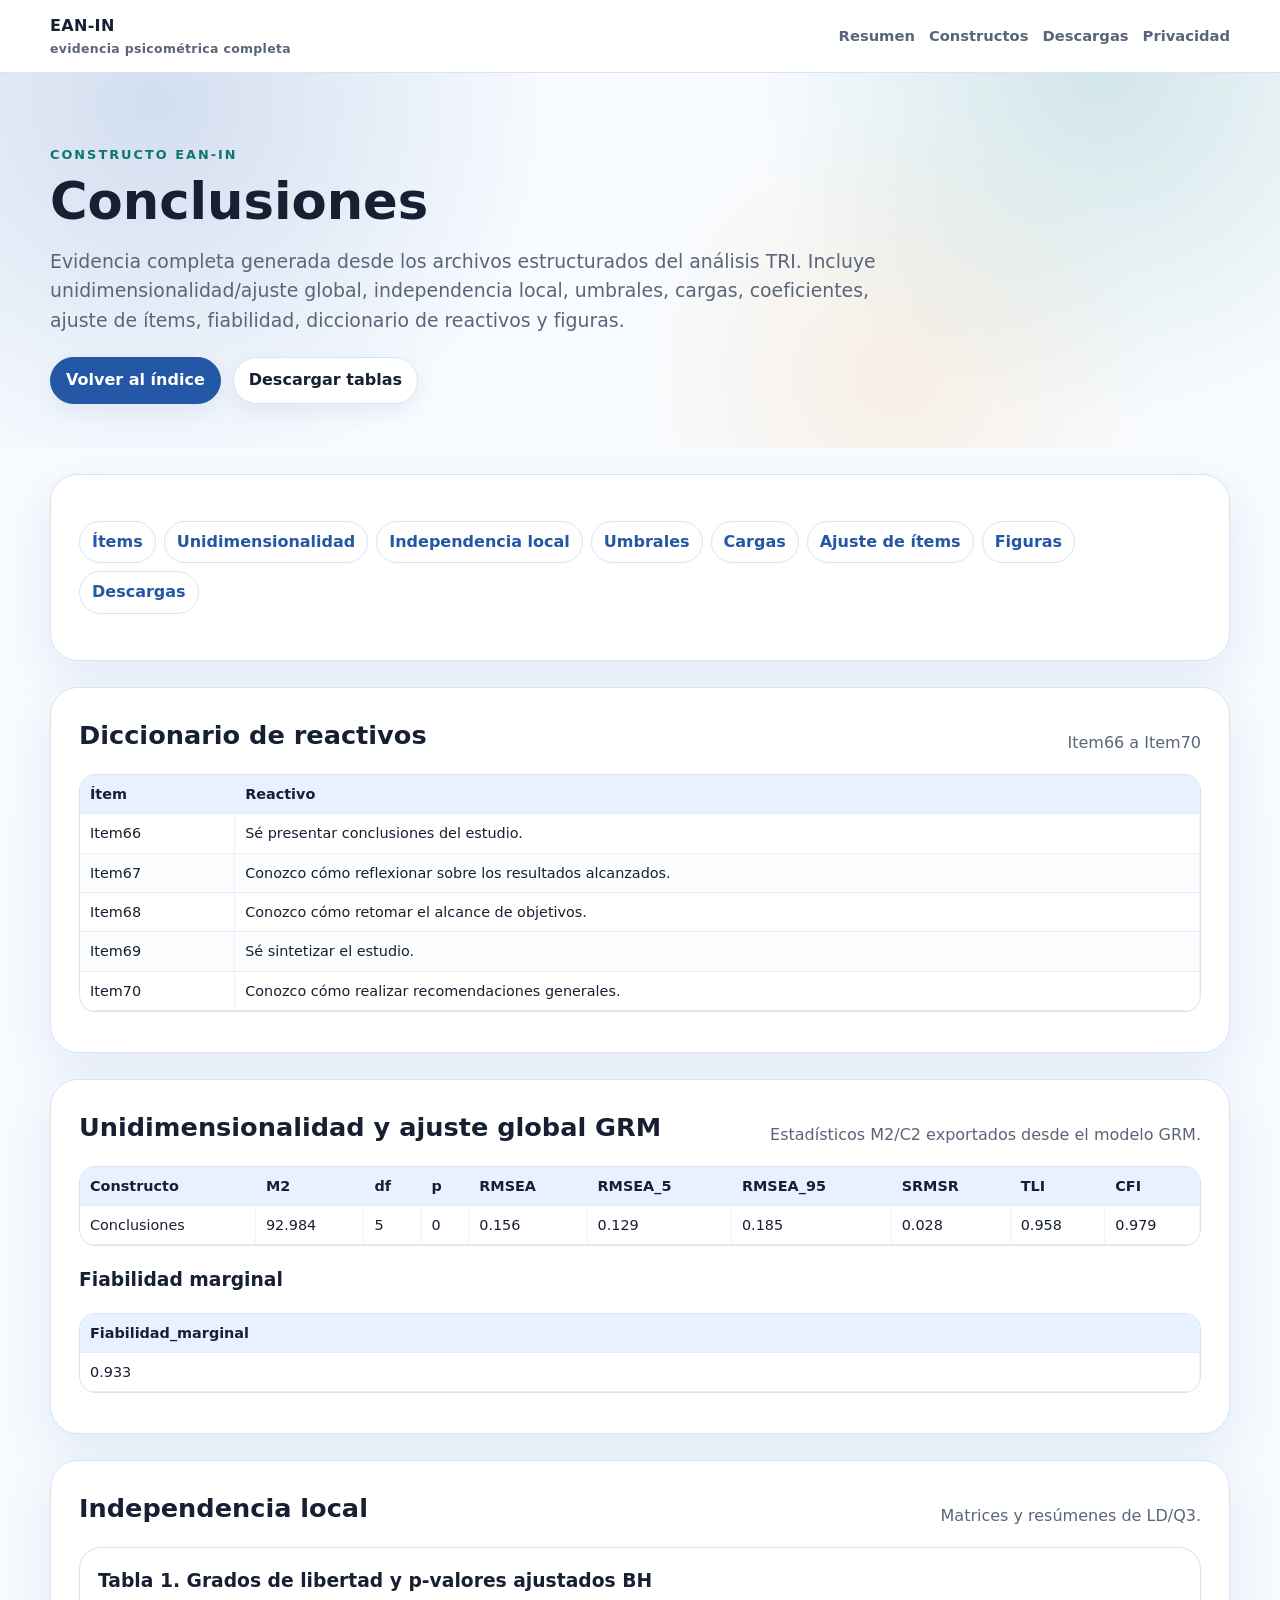
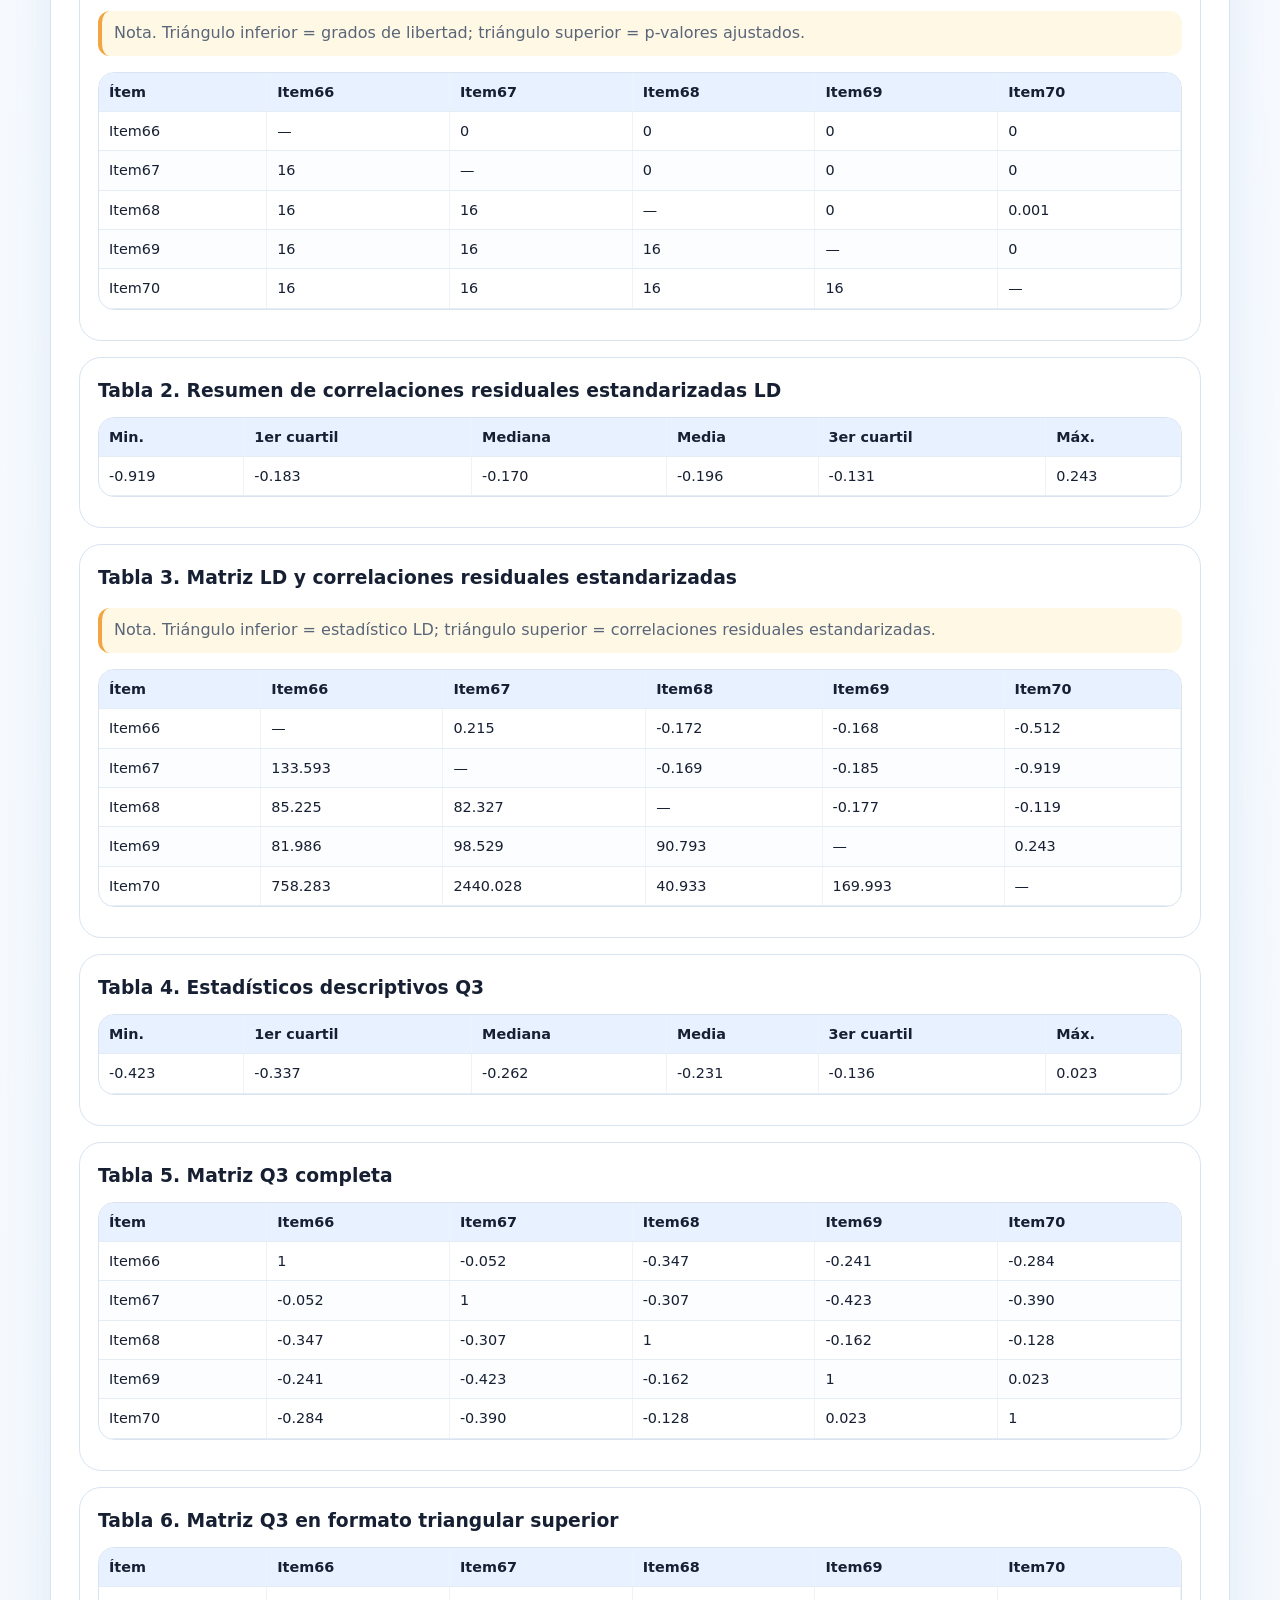
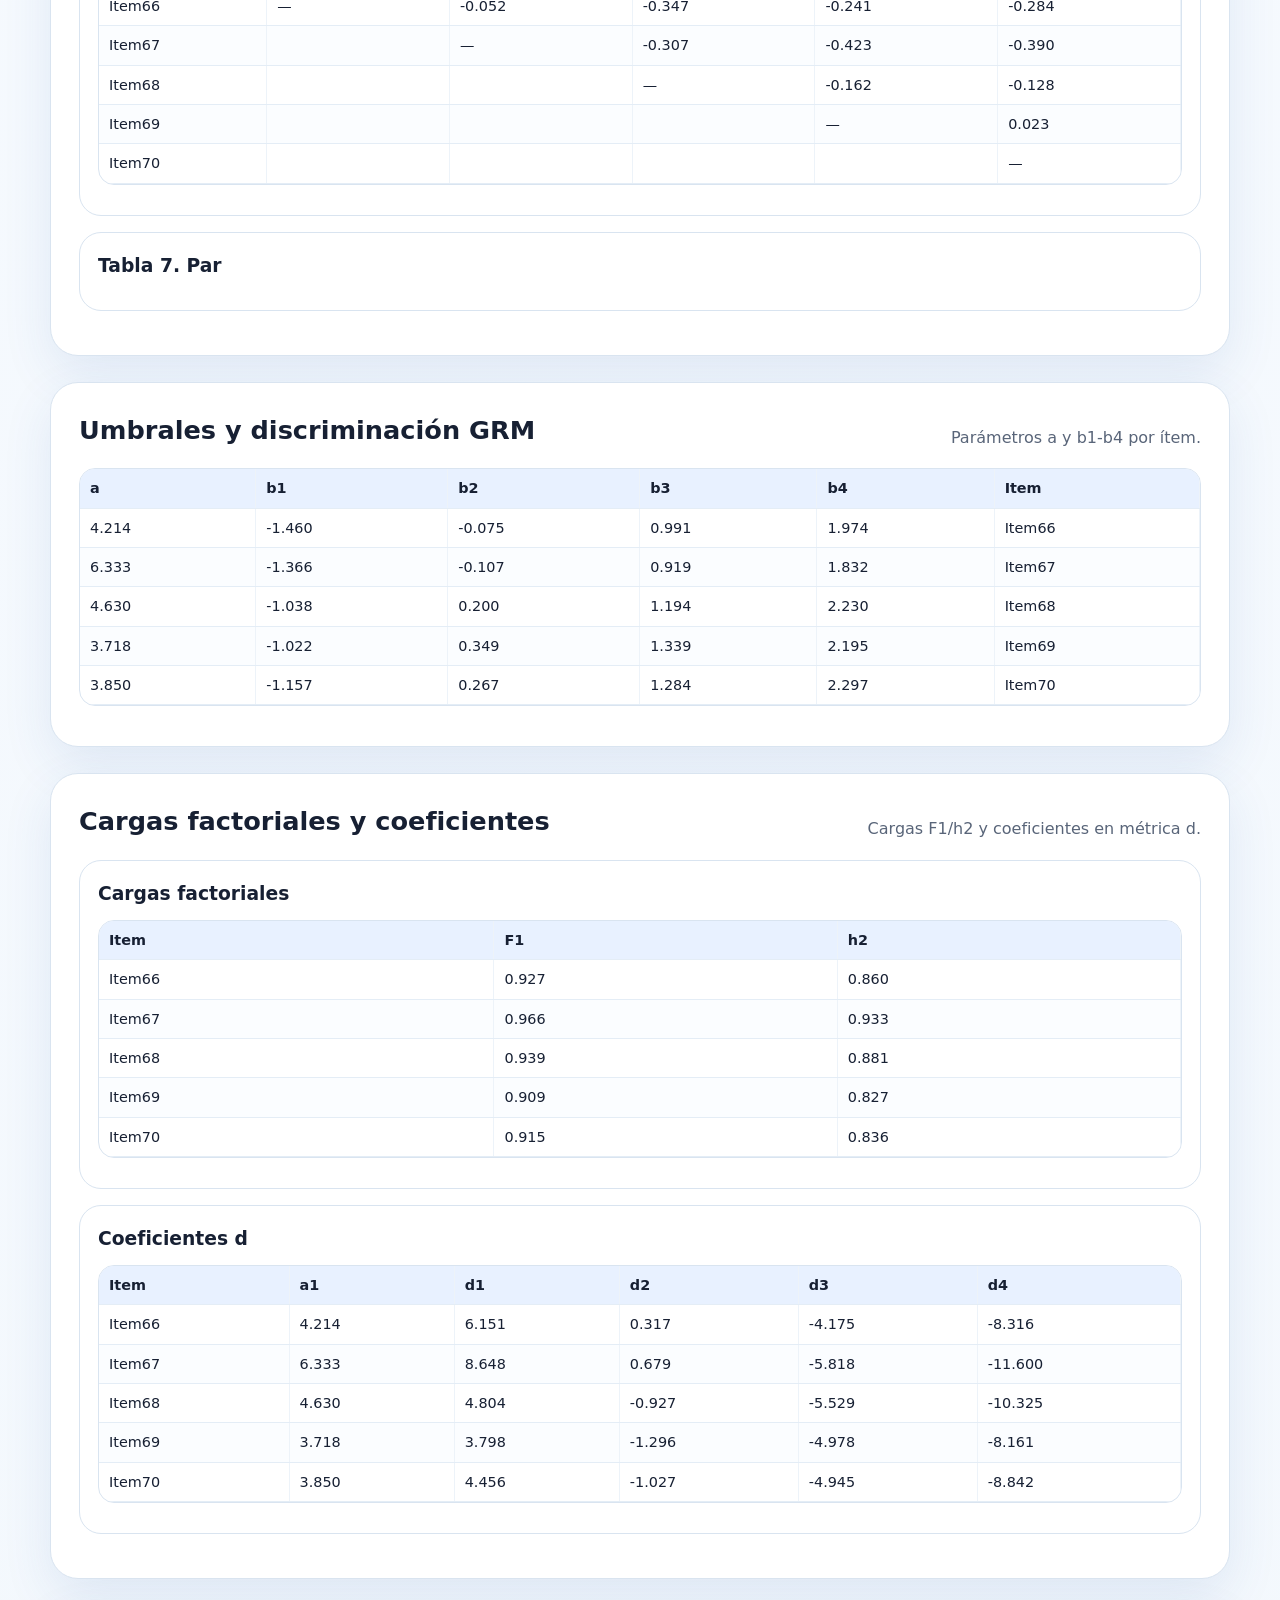
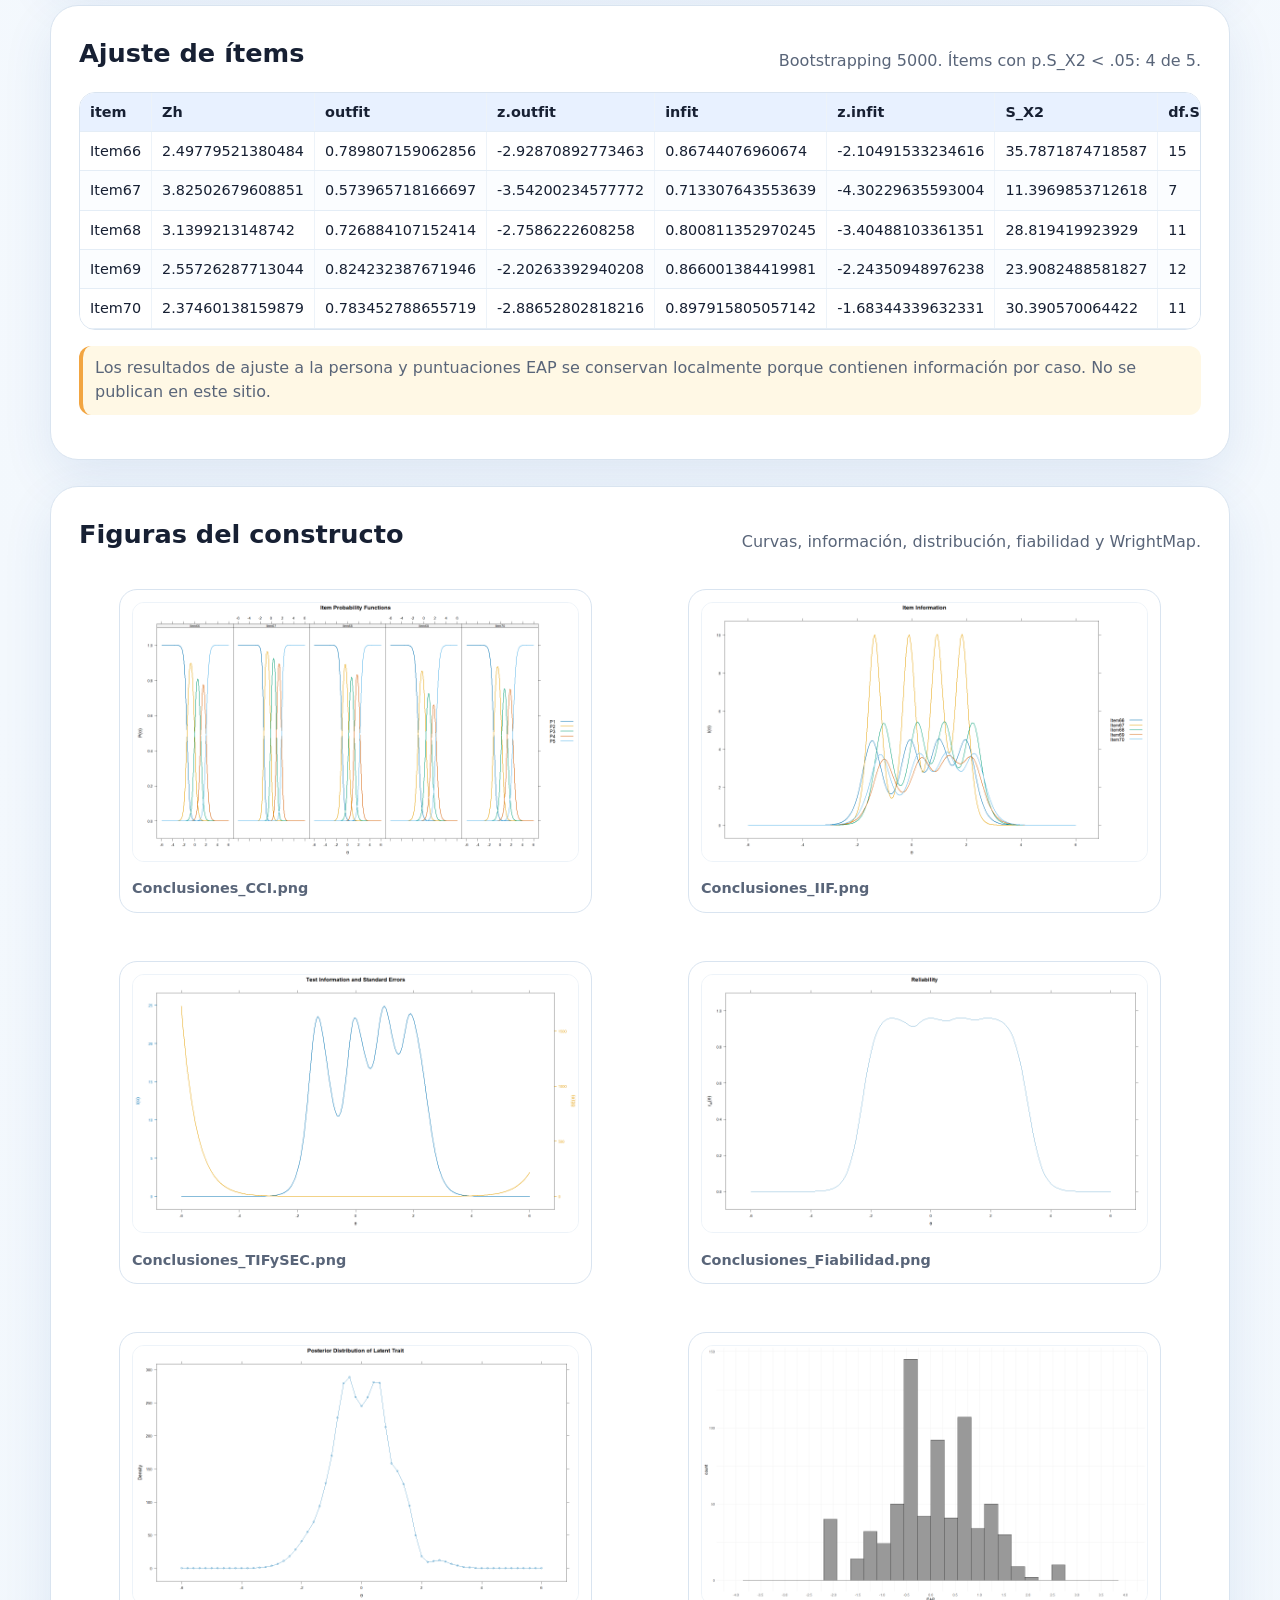
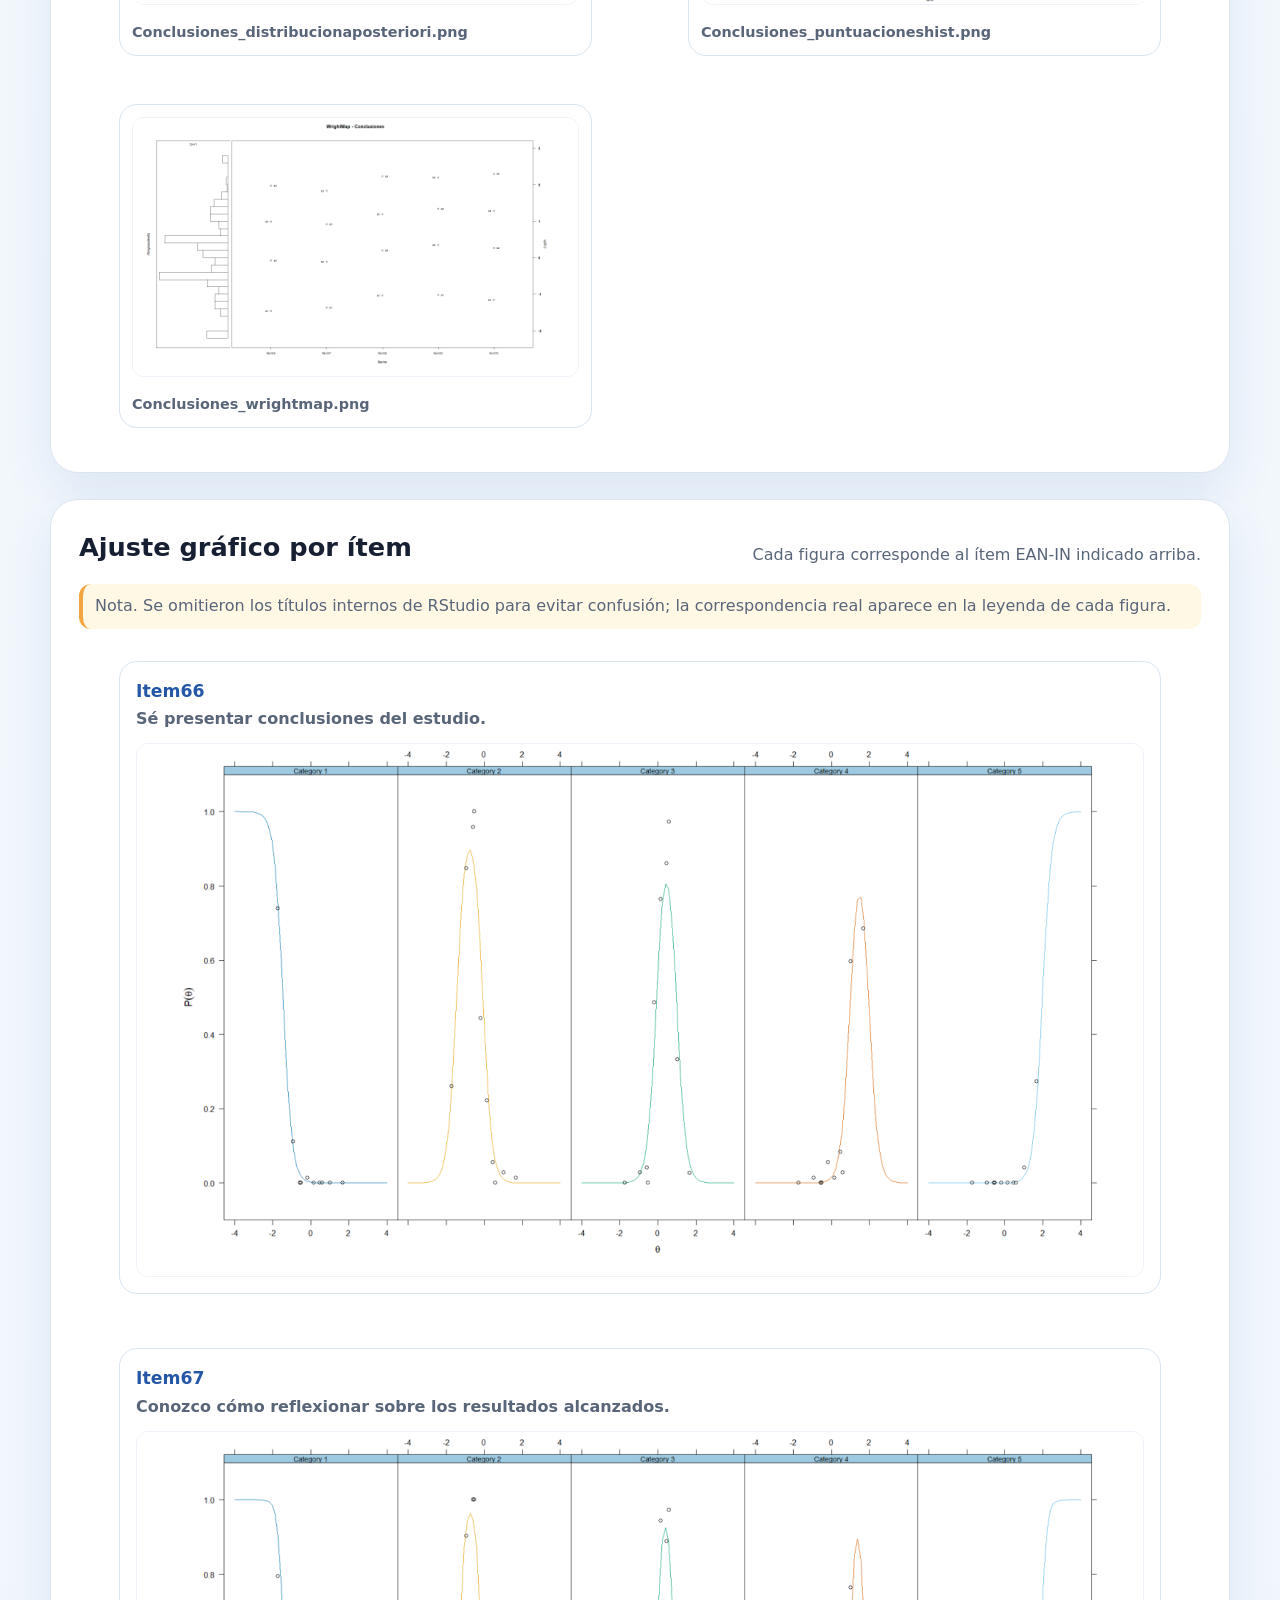
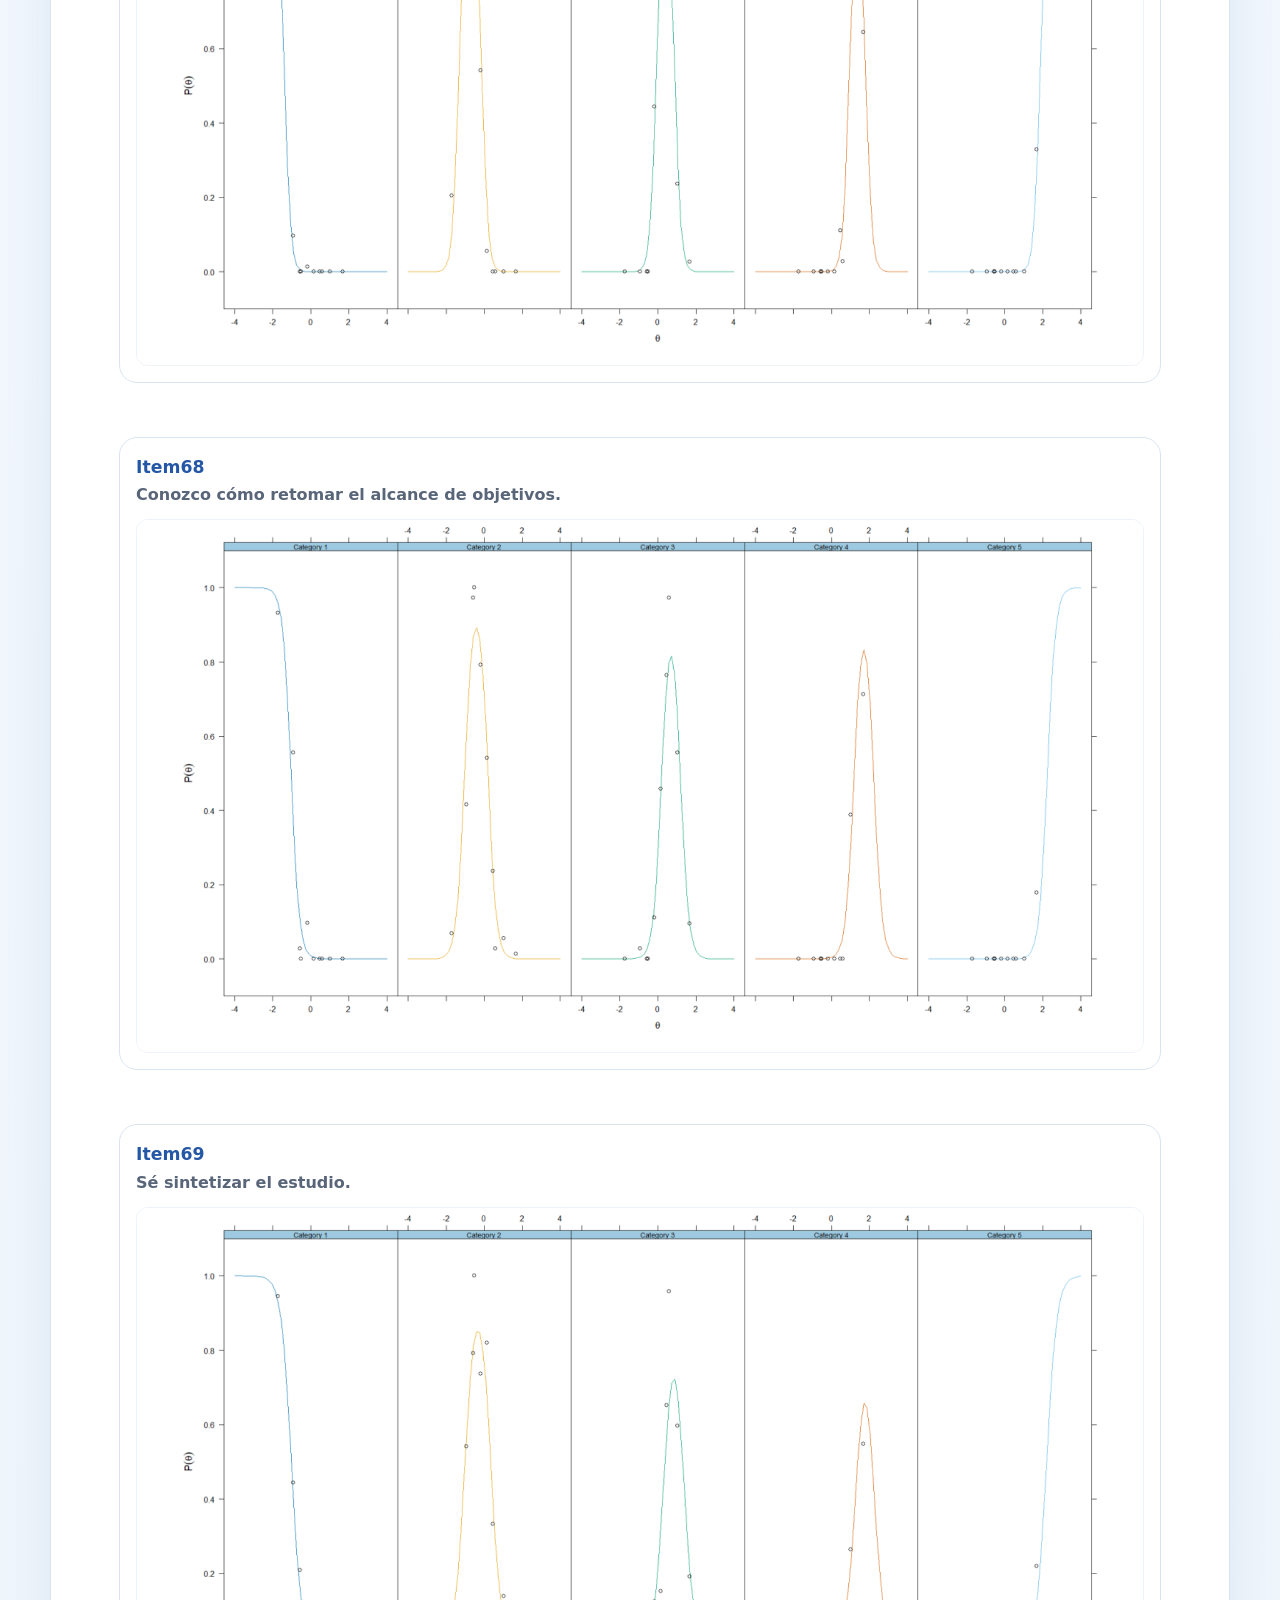
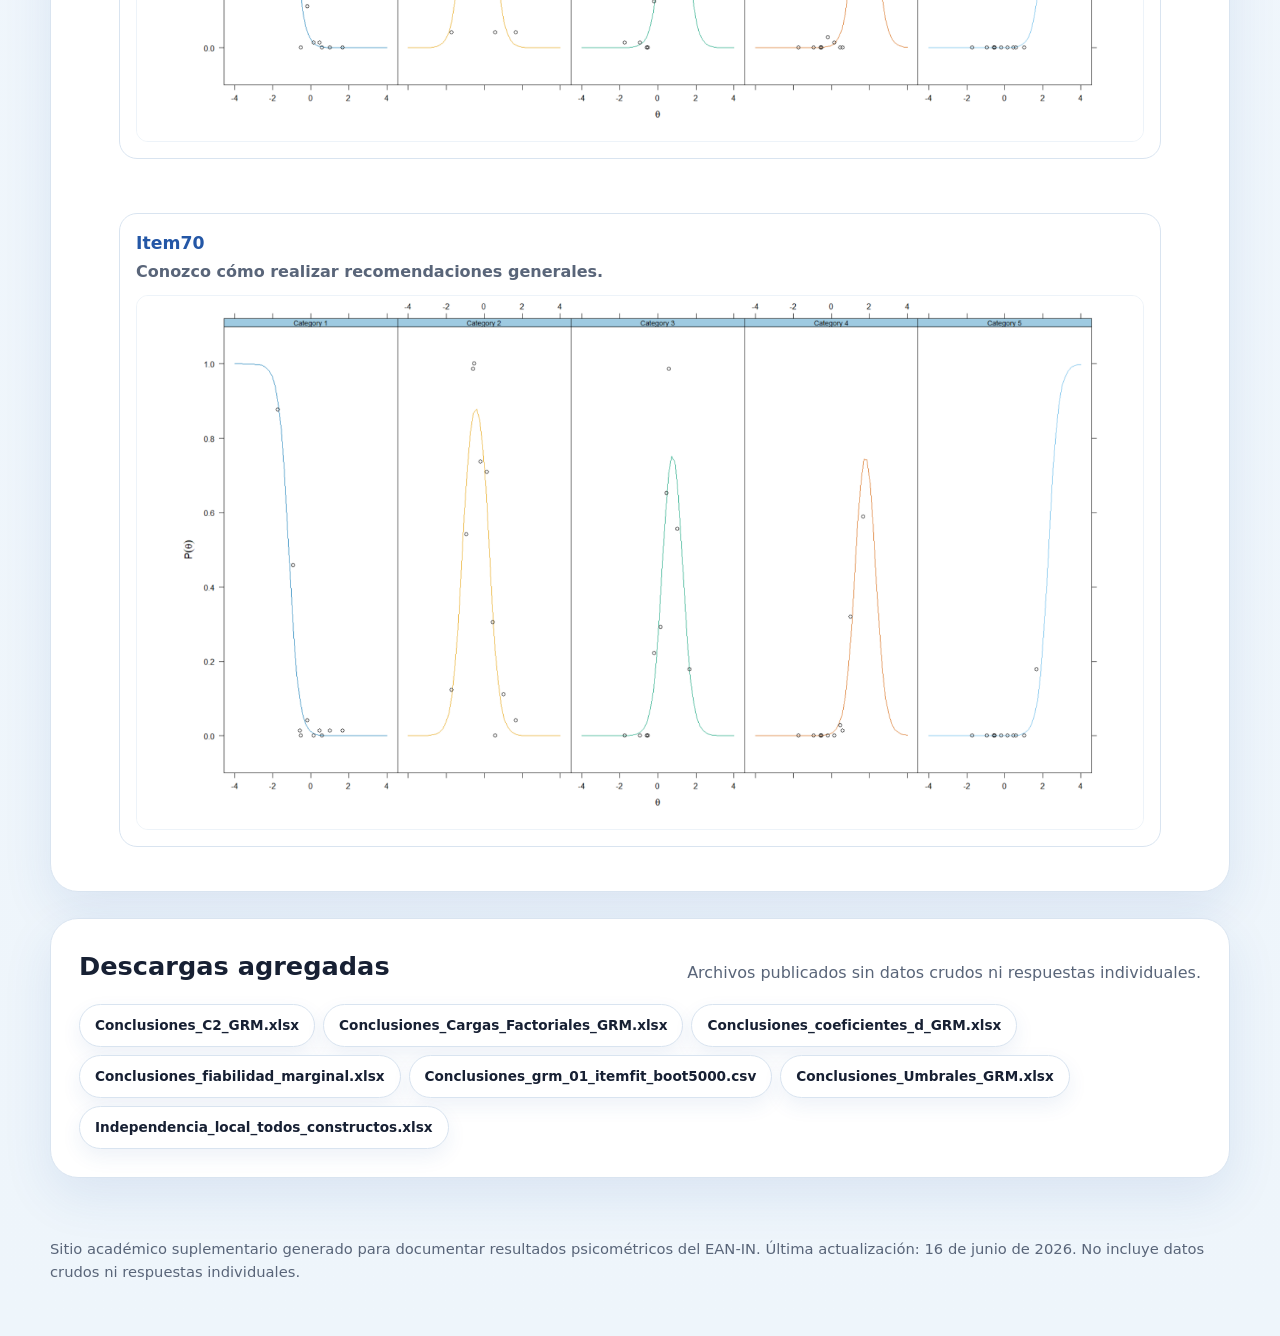
<file: conclusiones.html>
<!doctype html>
<html lang="es">
<head>
  <meta charset="utf-8">
  <meta name="viewport" content="width=device-width, initial-scale=1">
  <meta name="description" content="Evidencia psicométrica de Conclusiones">
  <title>EAN-IN | Conclusiones</title>
  <link rel="stylesheet" href="assets/styles.css?v=20260616c">
</head>
<body id="top">
<header class="site-header"><div class="container nav"><a class="brand" href="index.html"><span>EAN-IN</span><small>evidencia psicométrica completa</small></a><nav class="nav-links" aria-label="Navegación principal"><a href="index.html#resumen">Resumen</a><a href="index.html#constructos">Constructos</a><a href="index.html#descargas">Descargas</a><a href="index.html#privacidad">Privacidad</a></nav></div></header>

<main>
<section class="hero"><div class="container"><div class="eyebrow">Constructo EAN-IN</div><h1>Conclusiones</h1><p class="lead">Evidencia completa generada desde los archivos estructurados del análisis TRI. Incluye unidimensionalidad/ajuste global, independencia local, umbrales, cargas, coeficientes, ajuste de ítems, fiabilidad, diccionario de reactivos y figuras.</p><div class="hero-actions"><a class="btn primary" href="index.html#constructos">Volver al índice</a><a class="btn" href="#descargas">Descargar tablas</a></div></div></section>
<section class="container panel"><div class="toc"><a href="#items">Ítems</a><a href="#unidimensionalidad">Unidimensionalidad</a><a href="#independencia">Independencia local</a><a href="#umbrales">Umbrales</a><a href="#cargas">Cargas</a><a href="#itemfit">Ajuste de ítems</a><a href="#figuras">Figuras</a><a href="#descargas">Descargas</a></div></section>
<section class="container panel" id="items"><div class="section-title"><h2>Diccionario de reactivos</h2><p>Item66 a Item70</p></div><div class="table-wrap">
<table>
<thead><tr><th>Ítem</th><th>Reactivo</th></tr></thead>
<tbody>
<tr><td>Item66</td><td>Sé presentar conclusiones del estudio.</td></tr>
<tr><td>Item67</td><td>Conozco cómo reflexionar sobre los resultados alcanzados.</td></tr>
<tr><td>Item68</td><td>Conozco cómo retomar el alcance de objetivos.</td></tr>
<tr><td>Item69</td><td>Sé sintetizar el estudio.</td></tr>
<tr><td>Item70</td><td>Conozco cómo realizar recomendaciones generales.</td></tr>
</tbody></table></div></section>
<section class="container panel" id="unidimensionalidad"><div class="section-title"><h2>Unidimensionalidad y ajuste global GRM</h2><p>Estadísticos M2/C2 exportados desde el modelo GRM.</p></div><div class="table-wrap">
<table>
<thead><tr><th>Constructo</th><th>M2</th><th>df</th><th>p</th><th>RMSEA</th><th>RMSEA_5</th><th>RMSEA_95</th><th>SRMSR</th><th>TLI</th><th>CFI</th></tr></thead>
<tbody>
<tr><td>Conclusiones</td><td>92.984</td><td>5</td><td>0</td><td>0.156</td><td>0.129</td><td>0.185</td><td>0.028</td><td>0.958</td><td>0.979</td></tr>
</tbody></table></div><h3>Fiabilidad marginal</h3><div class="table-wrap">
<table>
<thead><tr><th>Fiabilidad_marginal</th></tr></thead>
<tbody>
<tr><td>0.933</td></tr>
</tbody></table></div></section>
<section class="container panel" id="independencia"><div class="section-title"><h2>Independencia local</h2><p>Matrices y resúmenes de LD/Q3.</p></div><article class="subpanel">
<h3>Tabla 1. Grados de libertad y p-valores ajustados BH</h3>
<p class="note">Nota. Triángulo inferior = grados de libertad; triángulo superior = p-valores ajustados.</p>
<div class="table-wrap">
<table>
<thead><tr><th>Ítem</th><th>Item66</th><th>Item67</th><th>Item68</th><th>Item69</th><th>Item70</th></tr></thead>
<tbody>
<tr><td>Item66</td><td>—</td><td>0</td><td>0</td><td>0</td><td>0</td></tr>
<tr><td>Item67</td><td>16</td><td>—</td><td>0</td><td>0</td><td>0</td></tr>
<tr><td>Item68</td><td>16</td><td>16</td><td>—</td><td>0</td><td>0.001</td></tr>
<tr><td>Item69</td><td>16</td><td>16</td><td>16</td><td>—</td><td>0</td></tr>
<tr><td>Item70</td><td>16</td><td>16</td><td>16</td><td>16</td><td>—</td></tr>
</tbody></table></div>
</article>
<article class="subpanel">
<h3>Tabla 2. Resumen de correlaciones residuales estandarizadas LD</h3>
<div class="table-wrap">
<table>
<thead><tr><th>Min.</th><th>1er cuartil</th><th>Mediana</th><th>Media</th><th>3er cuartil</th><th>Máx.</th></tr></thead>
<tbody>
<tr><td>-0.919</td><td>-0.183</td><td>-0.170</td><td>-0.196</td><td>-0.131</td><td>0.243</td></tr>
</tbody></table></div>
</article>
<article class="subpanel">
<h3>Tabla 3. Matriz LD y correlaciones residuales estandarizadas</h3>
<p class="note">Nota. Triángulo inferior = estadístico LD; triángulo superior = correlaciones residuales estandarizadas.</p>
<div class="table-wrap">
<table>
<thead><tr><th>Ítem</th><th>Item66</th><th>Item67</th><th>Item68</th><th>Item69</th><th>Item70</th></tr></thead>
<tbody>
<tr><td>Item66</td><td>—</td><td>0.215</td><td>-0.172</td><td>-0.168</td><td>-0.512</td></tr>
<tr><td>Item67</td><td>133.593</td><td>—</td><td>-0.169</td><td>-0.185</td><td>-0.919</td></tr>
<tr><td>Item68</td><td>85.225</td><td>82.327</td><td>—</td><td>-0.177</td><td>-0.119</td></tr>
<tr><td>Item69</td><td>81.986</td><td>98.529</td><td>90.793</td><td>—</td><td>0.243</td></tr>
<tr><td>Item70</td><td>758.283</td><td>2440.028</td><td>40.933</td><td>169.993</td><td>—</td></tr>
</tbody></table></div>
</article>
<article class="subpanel">
<h3>Tabla 4. Estadísticos descriptivos Q3</h3>
<div class="table-wrap">
<table>
<thead><tr><th>Min.</th><th>1er cuartil</th><th>Mediana</th><th>Media</th><th>3er cuartil</th><th>Máx.</th></tr></thead>
<tbody>
<tr><td>-0.423</td><td>-0.337</td><td>-0.262</td><td>-0.231</td><td>-0.136</td><td>0.023</td></tr>
</tbody></table></div>
</article>
<article class="subpanel">
<h3>Tabla 5. Matriz Q3 completa</h3>
<div class="table-wrap">
<table>
<thead><tr><th>Ítem</th><th>Item66</th><th>Item67</th><th>Item68</th><th>Item69</th><th>Item70</th></tr></thead>
<tbody>
<tr><td>Item66</td><td>1</td><td>-0.052</td><td>-0.347</td><td>-0.241</td><td>-0.284</td></tr>
<tr><td>Item67</td><td>-0.052</td><td>1</td><td>-0.307</td><td>-0.423</td><td>-0.390</td></tr>
<tr><td>Item68</td><td>-0.347</td><td>-0.307</td><td>1</td><td>-0.162</td><td>-0.128</td></tr>
<tr><td>Item69</td><td>-0.241</td><td>-0.423</td><td>-0.162</td><td>1</td><td>0.023</td></tr>
<tr><td>Item70</td><td>-0.284</td><td>-0.390</td><td>-0.128</td><td>0.023</td><td>1</td></tr>
</tbody></table></div>
</article>
<article class="subpanel">
<h3>Tabla 6. Matriz Q3 en formato triangular superior</h3>
<div class="table-wrap">
<table>
<thead><tr><th>Ítem</th><th>Item66</th><th>Item67</th><th>Item68</th><th>Item69</th><th>Item70</th></tr></thead>
<tbody>
<tr><td>Item66</td><td>—</td><td>-0.052</td><td>-0.347</td><td>-0.241</td><td>-0.284</td></tr>
<tr><td>Item67</td><td></td><td>—</td><td>-0.307</td><td>-0.423</td><td>-0.390</td></tr>
<tr><td>Item68</td><td></td><td></td><td>—</td><td>-0.162</td><td>-0.128</td></tr>
<tr><td>Item69</td><td></td><td></td><td></td><td>—</td><td>0.023</td></tr>
<tr><td>Item70</td><td></td><td></td><td></td><td></td><td>—</td></tr>
</tbody></table></div>
</article>
<article class="subpanel">
<h3>Tabla 7. Par</h3>
</article></section>
<section class="container panel" id="umbrales"><div class="section-title"><h2>Umbrales y discriminación GRM</h2><p>Parámetros a y b1-b4 por ítem.</p></div><div class="table-wrap">
<table>
<thead><tr><th>a</th><th>b1</th><th>b2</th><th>b3</th><th>b4</th><th>Item</th></tr></thead>
<tbody>
<tr><td>4.214</td><td>-1.460</td><td>-0.075</td><td>0.991</td><td>1.974</td><td>Item66</td></tr>
<tr><td>6.333</td><td>-1.366</td><td>-0.107</td><td>0.919</td><td>1.832</td><td>Item67</td></tr>
<tr><td>4.630</td><td>-1.038</td><td>0.200</td><td>1.194</td><td>2.230</td><td>Item68</td></tr>
<tr><td>3.718</td><td>-1.022</td><td>0.349</td><td>1.339</td><td>2.195</td><td>Item69</td></tr>
<tr><td>3.850</td><td>-1.157</td><td>0.267</td><td>1.284</td><td>2.297</td><td>Item70</td></tr>
</tbody></table></div></section>
<section class="container panel" id="cargas"><div class="section-title"><h2>Cargas factoriales y coeficientes</h2><p>Cargas F1/h2 y coeficientes en métrica d.</p></div><article class="subpanel"><h3>Cargas factoriales</h3><div class="table-wrap">
<table>
<thead><tr><th>Item</th><th>F1</th><th>h2</th></tr></thead>
<tbody>
<tr><td>Item66</td><td>0.927</td><td>0.860</td></tr>
<tr><td>Item67</td><td>0.966</td><td>0.933</td></tr>
<tr><td>Item68</td><td>0.939</td><td>0.881</td></tr>
<tr><td>Item69</td><td>0.909</td><td>0.827</td></tr>
<tr><td>Item70</td><td>0.915</td><td>0.836</td></tr>
</tbody></table></div></article><article class="subpanel"><h3>Coeficientes d</h3><div class="table-wrap">
<table>
<thead><tr><th>Item</th><th>a1</th><th>d1</th><th>d2</th><th>d3</th><th>d4</th></tr></thead>
<tbody>
<tr><td>Item66</td><td>4.214</td><td>6.151</td><td>0.317</td><td>-4.175</td><td>-8.316</td></tr>
<tr><td>Item67</td><td>6.333</td><td>8.648</td><td>0.679</td><td>-5.818</td><td>-11.600</td></tr>
<tr><td>Item68</td><td>4.630</td><td>4.804</td><td>-0.927</td><td>-5.529</td><td>-10.325</td></tr>
<tr><td>Item69</td><td>3.718</td><td>3.798</td><td>-1.296</td><td>-4.978</td><td>-8.161</td></tr>
<tr><td>Item70</td><td>3.850</td><td>4.456</td><td>-1.027</td><td>-4.945</td><td>-8.842</td></tr>
</tbody></table></div></article></section>
<section class="container panel" id="itemfit"><div class="section-title"><h2>Ajuste de ítems</h2><p>Bootstrapping 5000. Ítems con p.S_X2 &lt; .05: 4 de 5.</p></div><div class="table-wrap">
<table>
<thead><tr><th>item</th><th>Zh</th><th>outfit</th><th>z.outfit</th><th>infit</th><th>z.infit</th><th>S_X2</th><th>df.S_X2</th><th>RMSEA.S_X2</th><th>p.S_X2</th><th>X2_star</th><th>p.X2_star</th></tr></thead>
<tbody>
<tr><td>Item66</td><td>2.49779521380484</td><td>0.789807159062856</td><td>-2.92870892773463</td><td>0.86744076960674</td><td>-2.10491533234616</td><td>35.7871874718587</td><td>15</td><td>0.0438414192175255</td><td>0.00189711528688654</td><td>110.368904636958</td><td>0.0042</td></tr>
<tr><td>Item67</td><td>3.82502679608851</td><td>0.573965718166697</td><td>-3.54200234577772</td><td>0.713307643553639</td><td>-4.30229635593004</td><td>11.3969853712618</td><td>7</td><td>0.0295162281070714</td><td>0.122215693297409</td><td>12.902081125794</td><td>0.0406</td></tr>
<tr><td>Item68</td><td>3.1399213148742</td><td>0.726884107152414</td><td>-2.7586222608258</td><td>0.800811352970245</td><td>-3.40488103361351</td><td>28.819419923929</td><td>11</td><td>0.0474004872750653</td><td>0.00242105477677059</td><td>61.7009469005711</td><td>0.0102</td></tr>
<tr><td>Item69</td><td>2.55726287713044</td><td>0.824232387671946</td><td>-2.20263392940208</td><td>0.866001384419981</td><td>-2.24350948976238</td><td>23.9082488581827</td><td>12</td><td>0.0370992983158355</td><td>0.0209333970629581</td><td>60.2923424581041</td><td>0.0154</td></tr>
<tr><td>Item70</td><td>2.37460138159879</td><td>0.783452788655719</td><td>-2.88652802818216</td><td>0.897915805057142</td><td>-1.68344339632331</td><td>30.390570064422</td><td>11</td><td>0.0494460169748978</td><td>0.00137546984306972</td><td>839.82079102663</td><td>2e-04</td></tr>
</tbody></table></div><p class="note">Los resultados de ajuste a la persona y puntuaciones EAP se conservan localmente porque contienen información por caso. No se publican en este sitio.</p></section>
<section class="container panel" id="figuras"><div class="section-title"><h2>Figuras del constructo</h2><p>Curvas, información, distribución, fiabilidad y WrightMap.</p></div><div class="figure-grid"><figure class="figure-card"><img src="assets/media/Conclusiones/Conclusiones_CCI.png" alt="Conclusiones_CCI.png"><figcaption>Conclusiones_CCI.png</figcaption></figure><figure class="figure-card"><img src="assets/media/Conclusiones/Conclusiones_IIF.png" alt="Conclusiones_IIF.png"><figcaption>Conclusiones_IIF.png</figcaption></figure><figure class="figure-card"><img src="assets/media/Conclusiones/Conclusiones_TIFySEC.png" alt="Conclusiones_TIFySEC.png"><figcaption>Conclusiones_TIFySEC.png</figcaption></figure><figure class="figure-card"><img src="assets/media/Conclusiones/Conclusiones_Fiabilidad.png" alt="Conclusiones_Fiabilidad.png"><figcaption>Conclusiones_Fiabilidad.png</figcaption></figure><figure class="figure-card"><img src="assets/media/Conclusiones/Conclusiones_distribucionaposteriori.png" alt="Conclusiones_distribucionaposteriori.png"><figcaption>Conclusiones_distribucionaposteriori.png</figcaption></figure><figure class="figure-card"><img src="assets/media/Conclusiones/Conclusiones_puntuacioneshist.png" alt="Conclusiones_puntuacioneshist.png"><figcaption>Conclusiones_puntuacioneshist.png</figcaption></figure><figure class="figure-card"><img src="assets/media/Conclusiones/Conclusiones_wrightmap.png" alt="Conclusiones_wrightmap.png"><figcaption>Conclusiones_wrightmap.png</figcaption></figure></div></section>
<section class="container panel itemfit-section" id="ajuste-grafico-items"><div class="section-title"><h2>Ajuste gráfico por ítem</h2><p>Cada figura corresponde al ítem EAN-IN indicado arriba.</p></div><p class="note">Nota. Se omitieron los títulos internos de RStudio para evitar confusión; la correspondencia real aparece en la leyenda de cada figura.</p><div class="itemfit-grid"><figure class="figure-card itemfit-card">
  <figcaption><strong>Item66</strong><span>Sé presentar conclusiones del estudio.</span></figcaption>
  <img src="assets/media/Conclusiones/itemfit/Conclusiones_Item66_itemfit.png?v=20260616b" alt="Ajuste gráfico de Item66: Sé presentar conclusiones del estudio." loading="lazy">
</figure><figure class="figure-card itemfit-card">
  <figcaption><strong>Item67</strong><span>Conozco cómo reflexionar sobre los resultados alcanzados.</span></figcaption>
  <img src="assets/media/Conclusiones/itemfit/Conclusiones_Item67_itemfit.png?v=20260616b" alt="Ajuste gráfico de Item67: Conozco cómo reflexionar sobre los resultados alcanzados." loading="lazy">
</figure><figure class="figure-card itemfit-card">
  <figcaption><strong>Item68</strong><span>Conozco cómo retomar el alcance de objetivos.</span></figcaption>
  <img src="assets/media/Conclusiones/itemfit/Conclusiones_Item68_itemfit.png?v=20260616b" alt="Ajuste gráfico de Item68: Conozco cómo retomar el alcance de objetivos." loading="lazy">
</figure><figure class="figure-card itemfit-card">
  <figcaption><strong>Item69</strong><span>Sé sintetizar el estudio.</span></figcaption>
  <img src="assets/media/Conclusiones/itemfit/Conclusiones_Item69_itemfit.png?v=20260616b" alt="Ajuste gráfico de Item69: Sé sintetizar el estudio." loading="lazy">
</figure><figure class="figure-card itemfit-card">
  <figcaption><strong>Item70</strong><span>Conozco cómo realizar recomendaciones generales.</span></figcaption>
  <img src="assets/media/Conclusiones/itemfit/Conclusiones_Item70_itemfit.png?v=20260616b" alt="Ajuste gráfico de Item70: Conozco cómo realizar recomendaciones generales." loading="lazy">
</figure></div></section>
<section class="container panel" id="descargas"><div class="section-title"><h2>Descargas agregadas</h2><p>Archivos publicados sin datos crudos ni respuestas individuales.</p></div><div class="downloads"><a class="btn" href="assets/data/Conclusiones/Conclusiones_C2_GRM.xlsx" download>Conclusiones_C2_GRM.xlsx</a><a class="btn" href="assets/data/Conclusiones/Conclusiones_Cargas_Factoriales_GRM.xlsx" download>Conclusiones_Cargas_Factoriales_GRM.xlsx</a><a class="btn" href="assets/data/Conclusiones/Conclusiones_coeficientes_d_GRM.xlsx" download>Conclusiones_coeficientes_d_GRM.xlsx</a><a class="btn" href="assets/data/Conclusiones/Conclusiones_fiabilidad_marginal.xlsx" download>Conclusiones_fiabilidad_marginal.xlsx</a><a class="btn" href="assets/data/Conclusiones/Conclusiones_grm_01_itemfit_boot5000.csv" download>Conclusiones_grm_01_itemfit_boot5000.csv</a><a class="btn" href="assets/data/Conclusiones/Conclusiones_Umbrales_GRM.xlsx" download>Conclusiones_Umbrales_GRM.xlsx</a><a class="btn" href="assets/data/Independencia_local_todos_constructos.xlsx" download>Independencia_local_todos_constructos.xlsx</a></div></section>
</main>
<footer class="footer"><div class="container">Sitio académico suplementario generado para documentar resultados psicométricos del EAN-IN. Última actualización: 16 de junio de 2026. No incluye datos crudos ni respuestas individuales.</div></footer>
<script src="assets/site.js"></script>
</body>
</html>
</file>
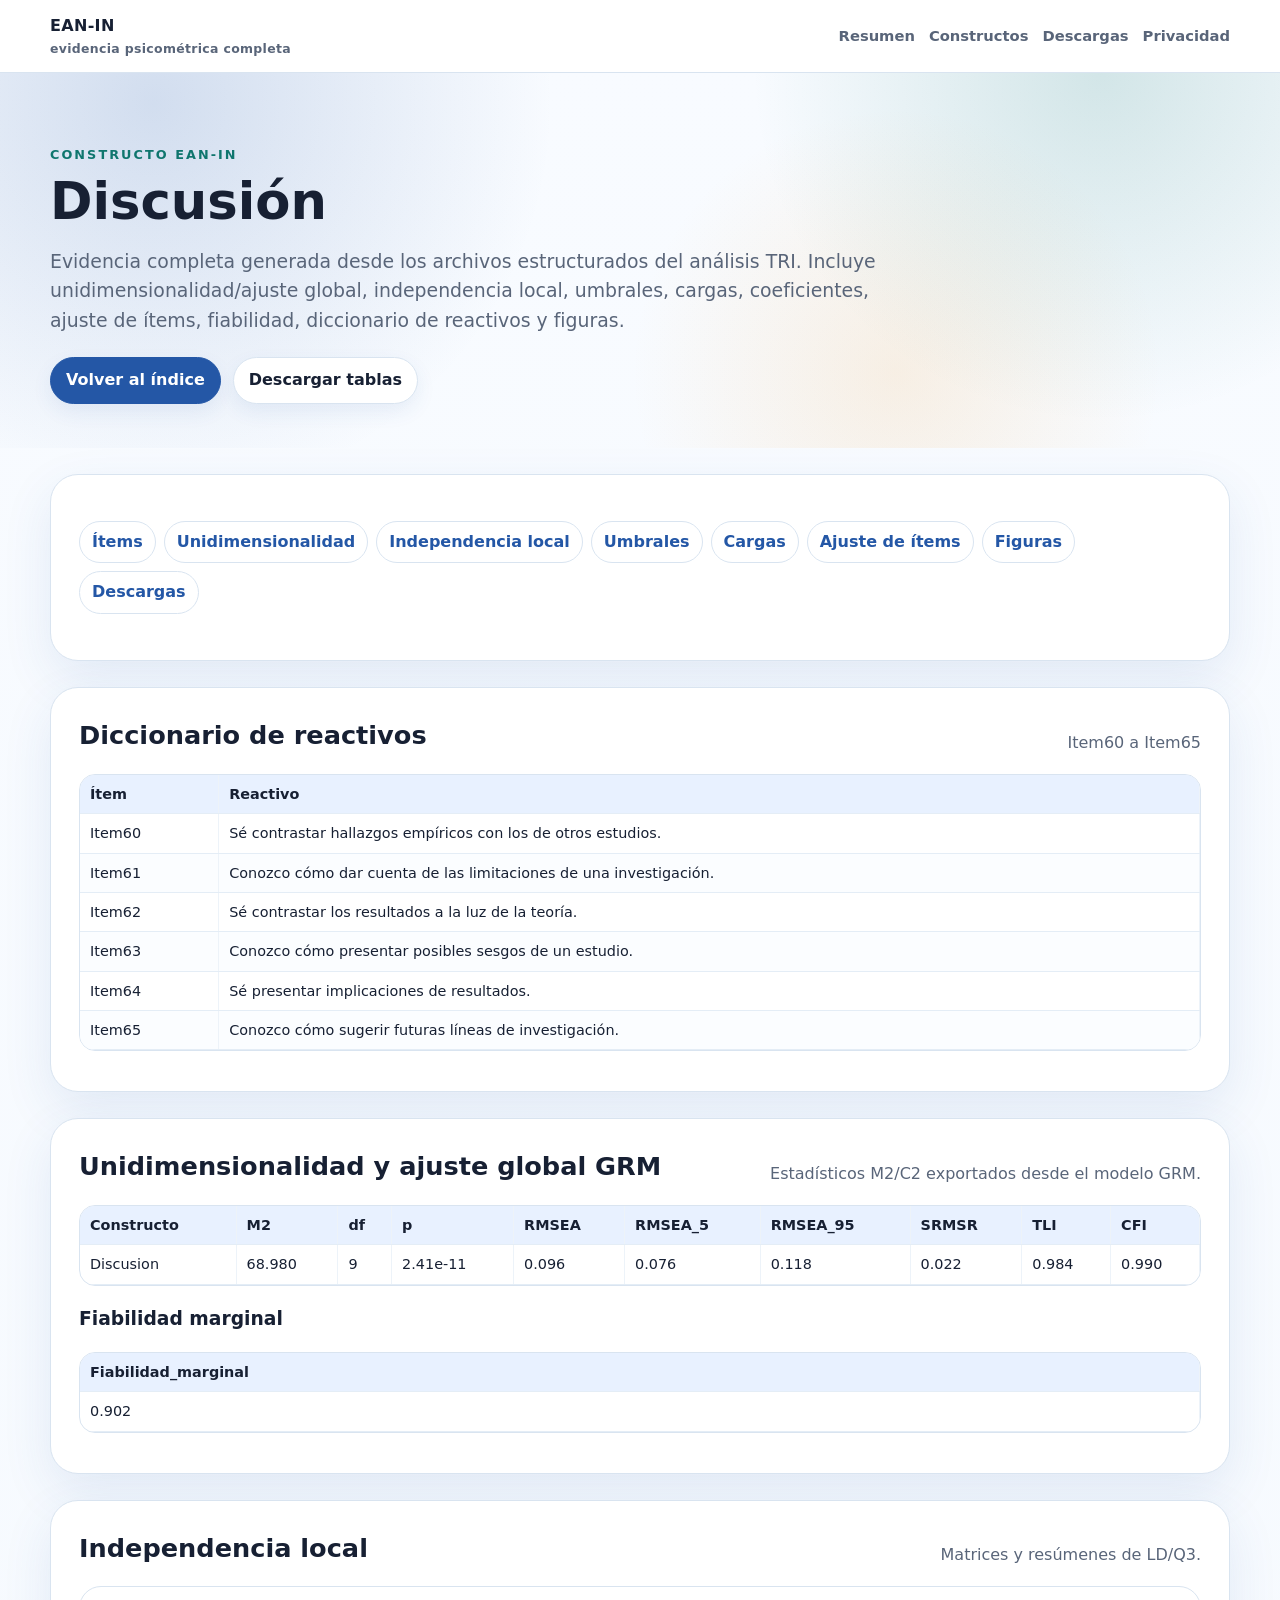
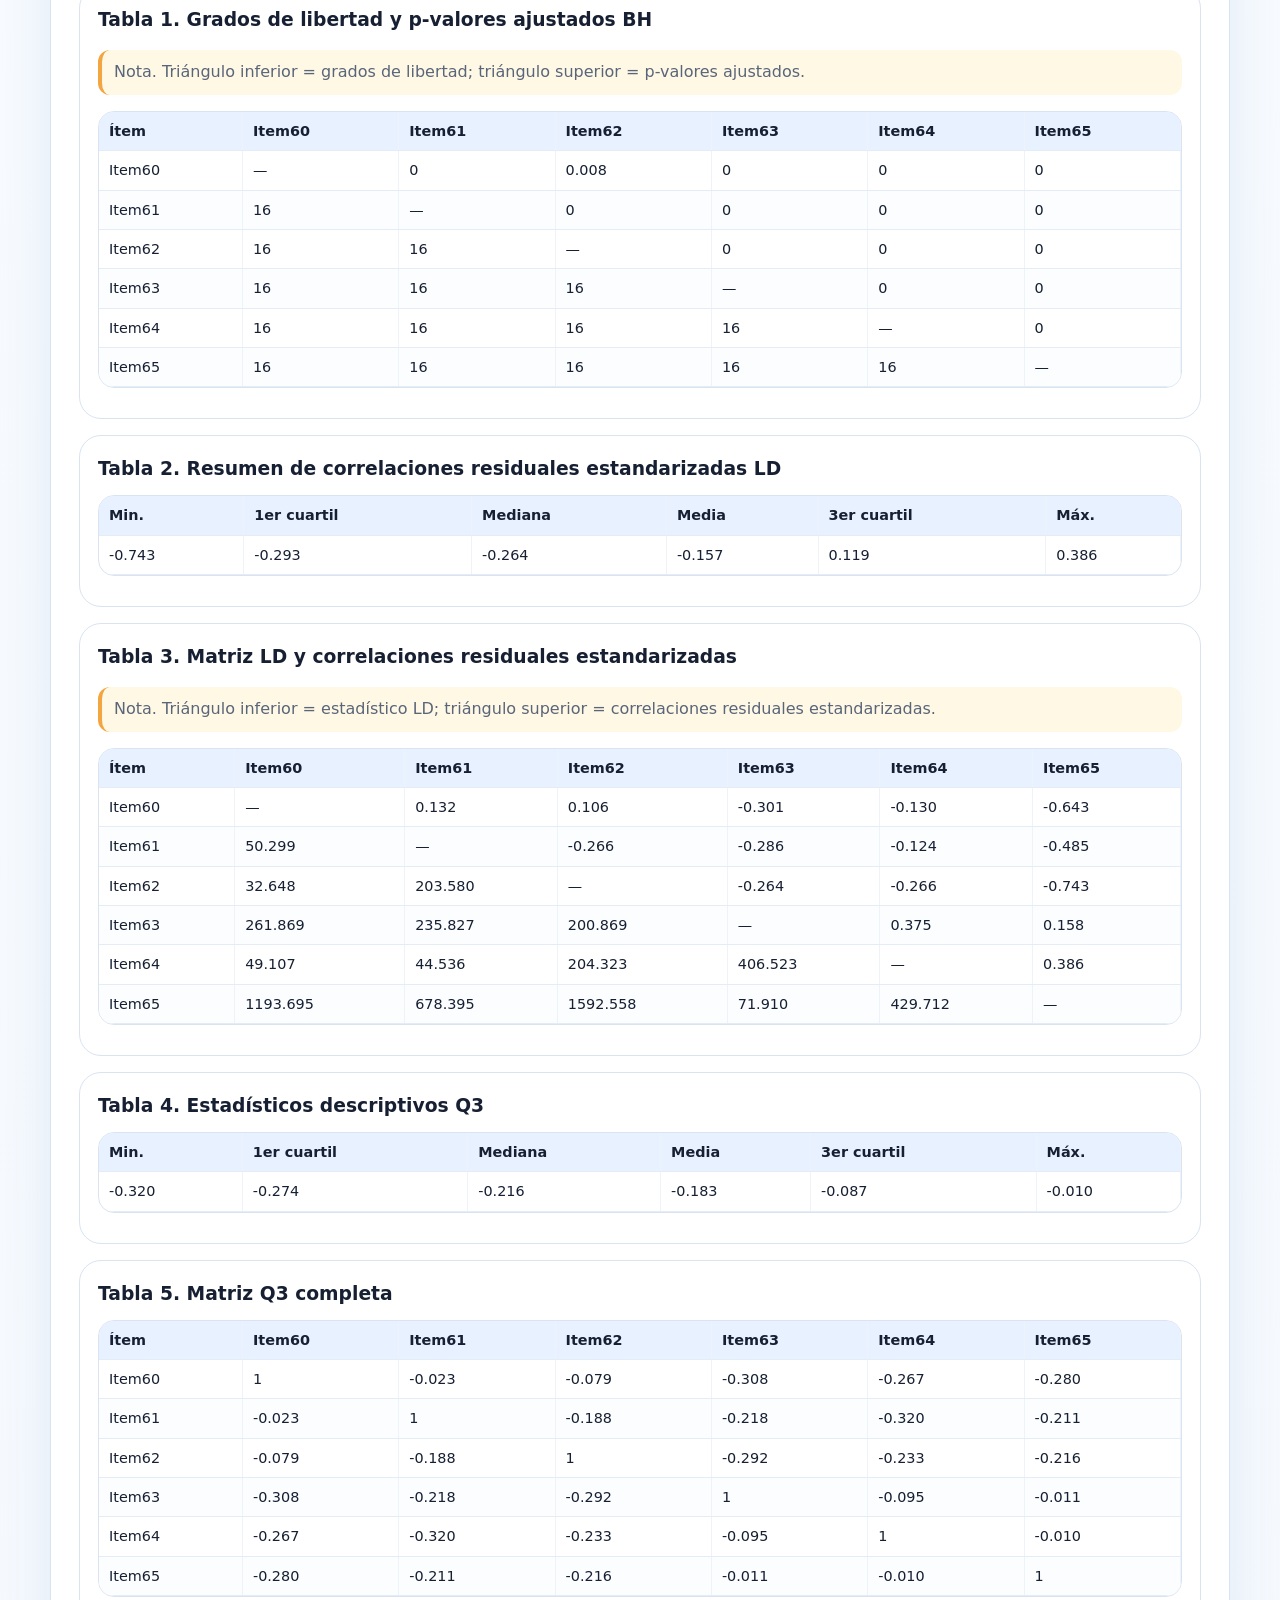
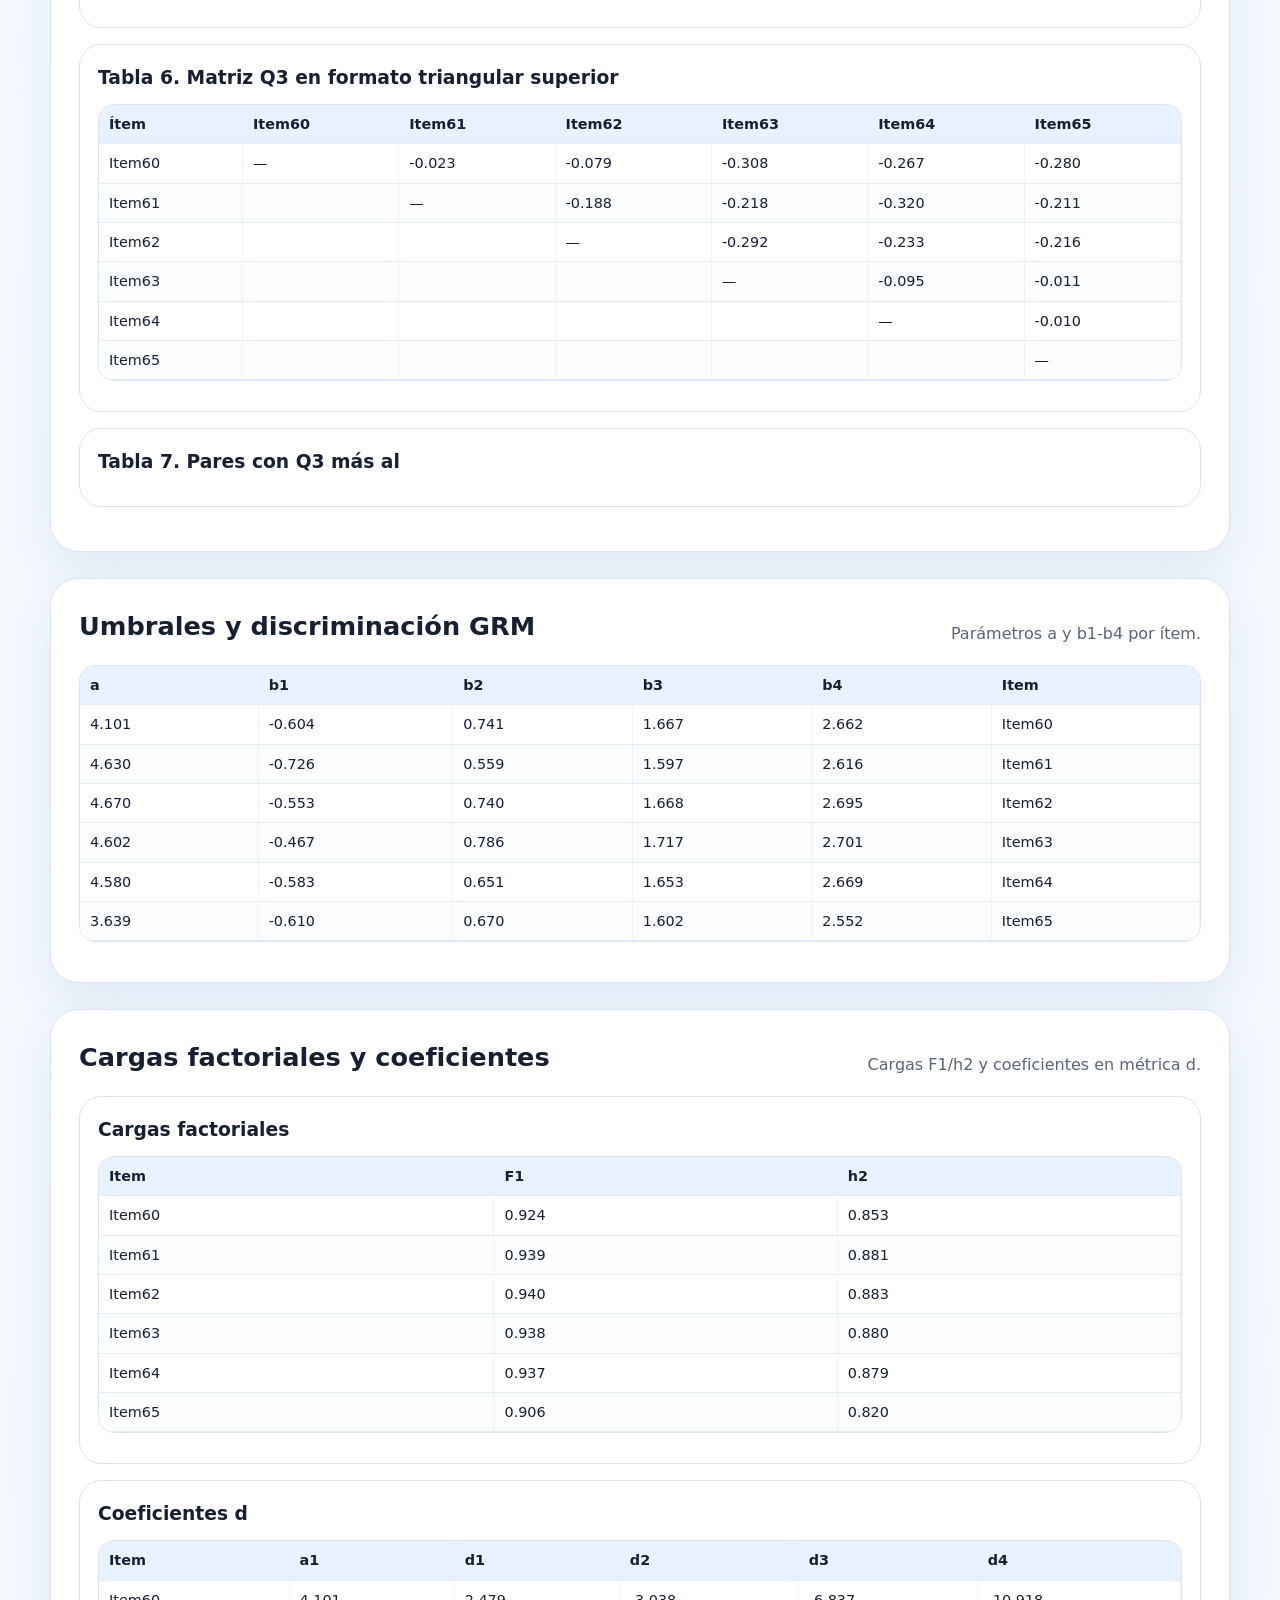
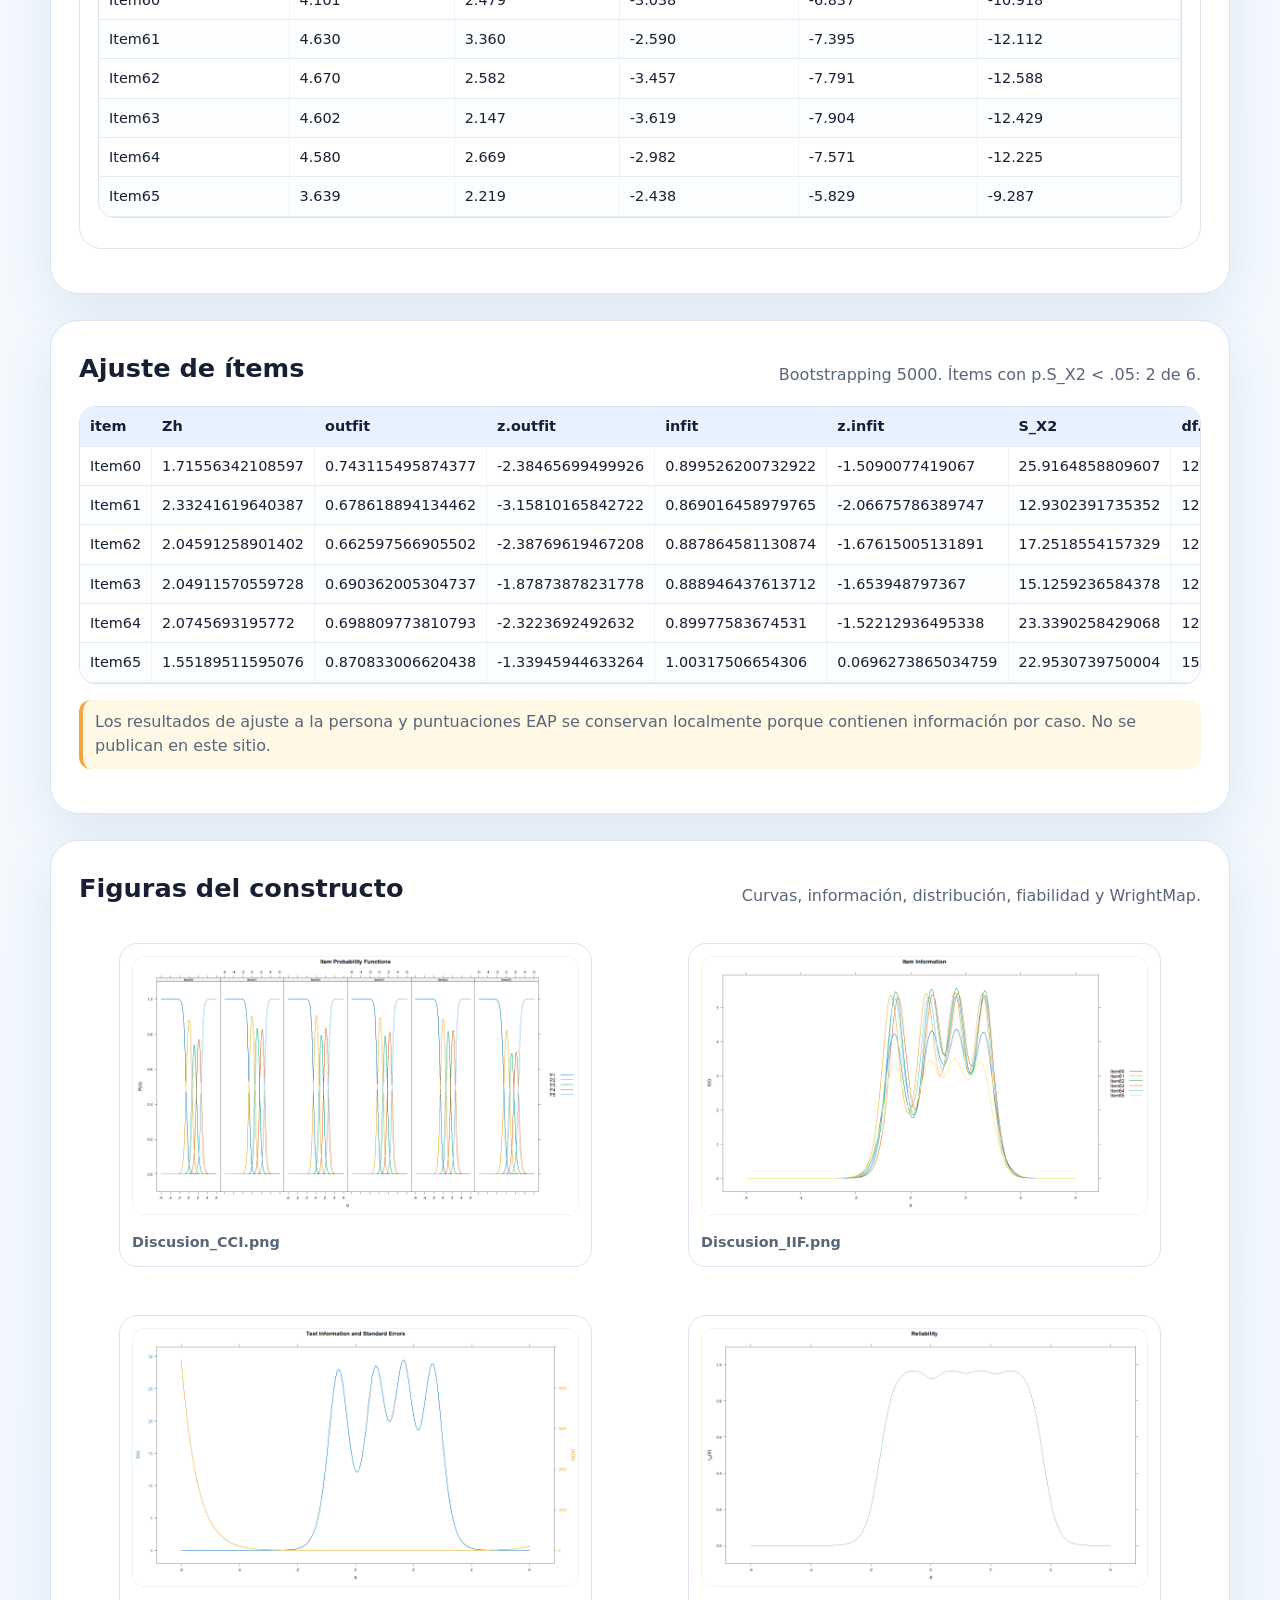
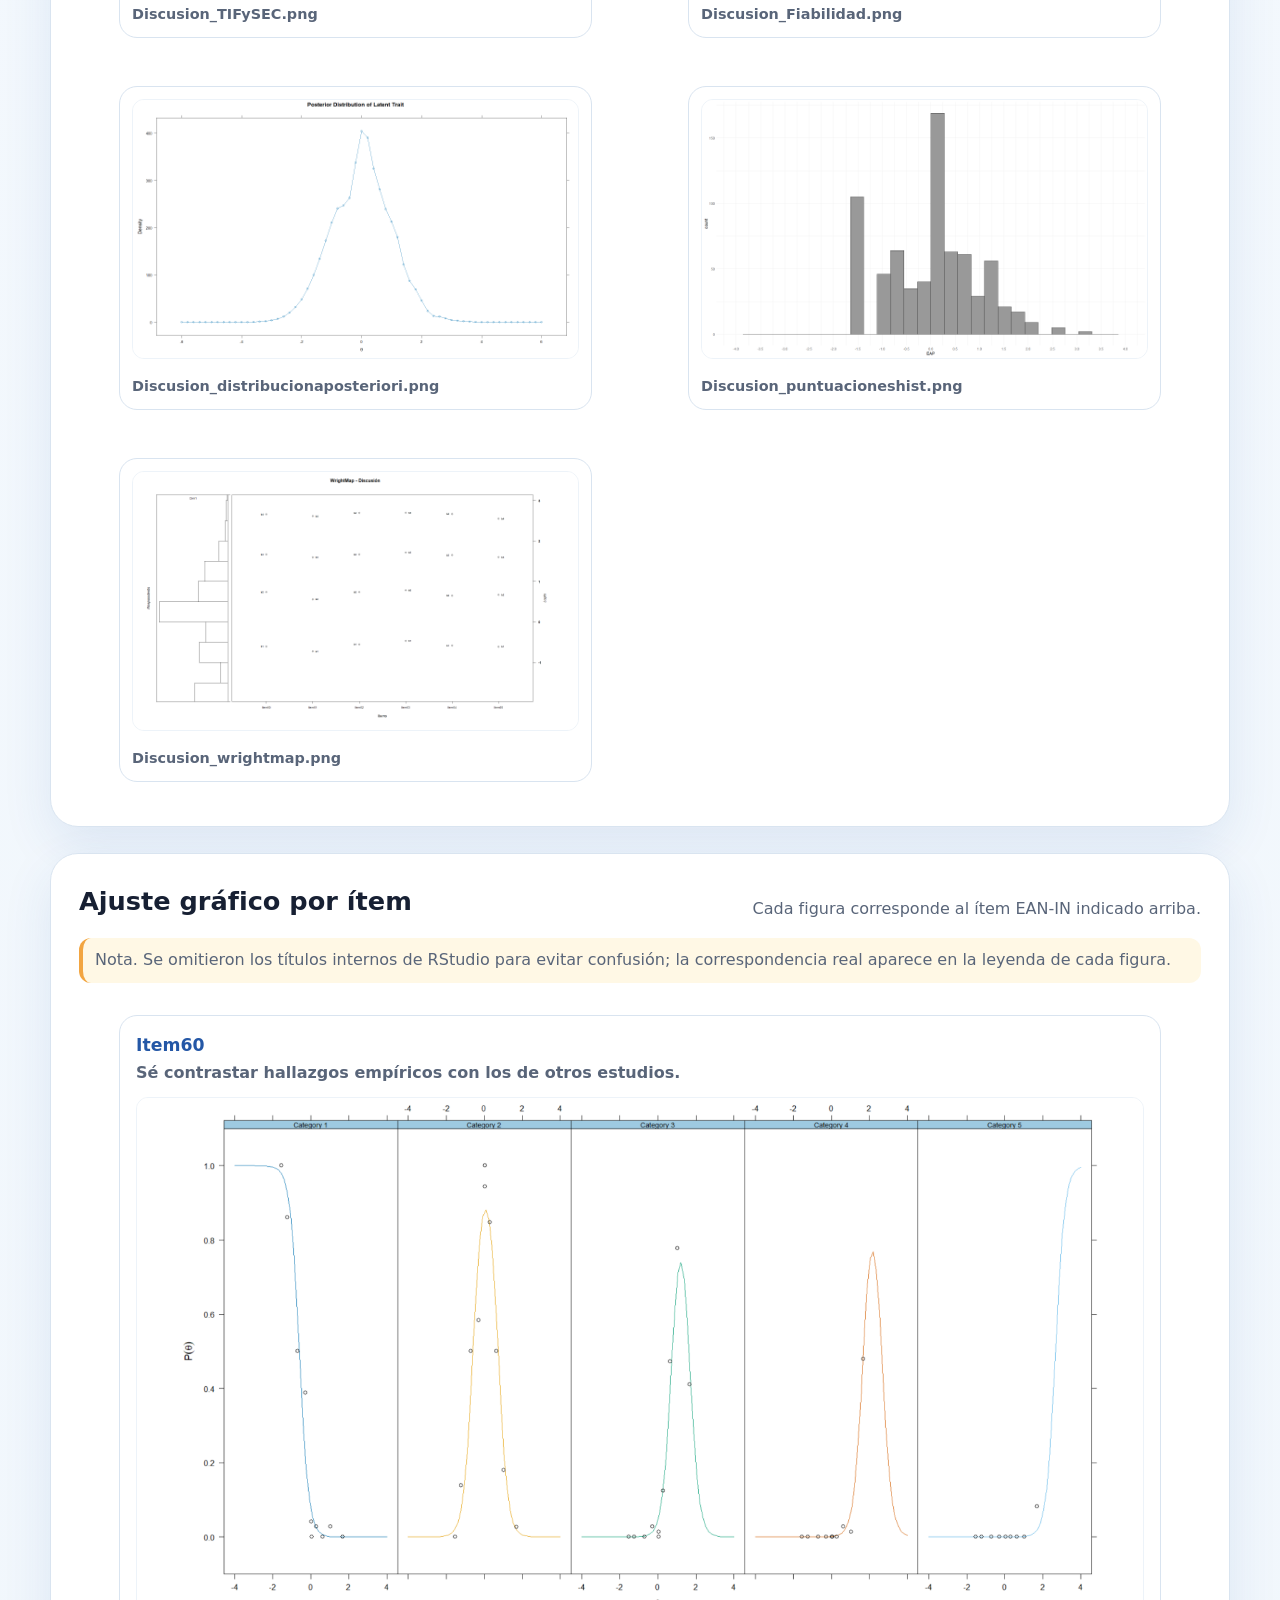
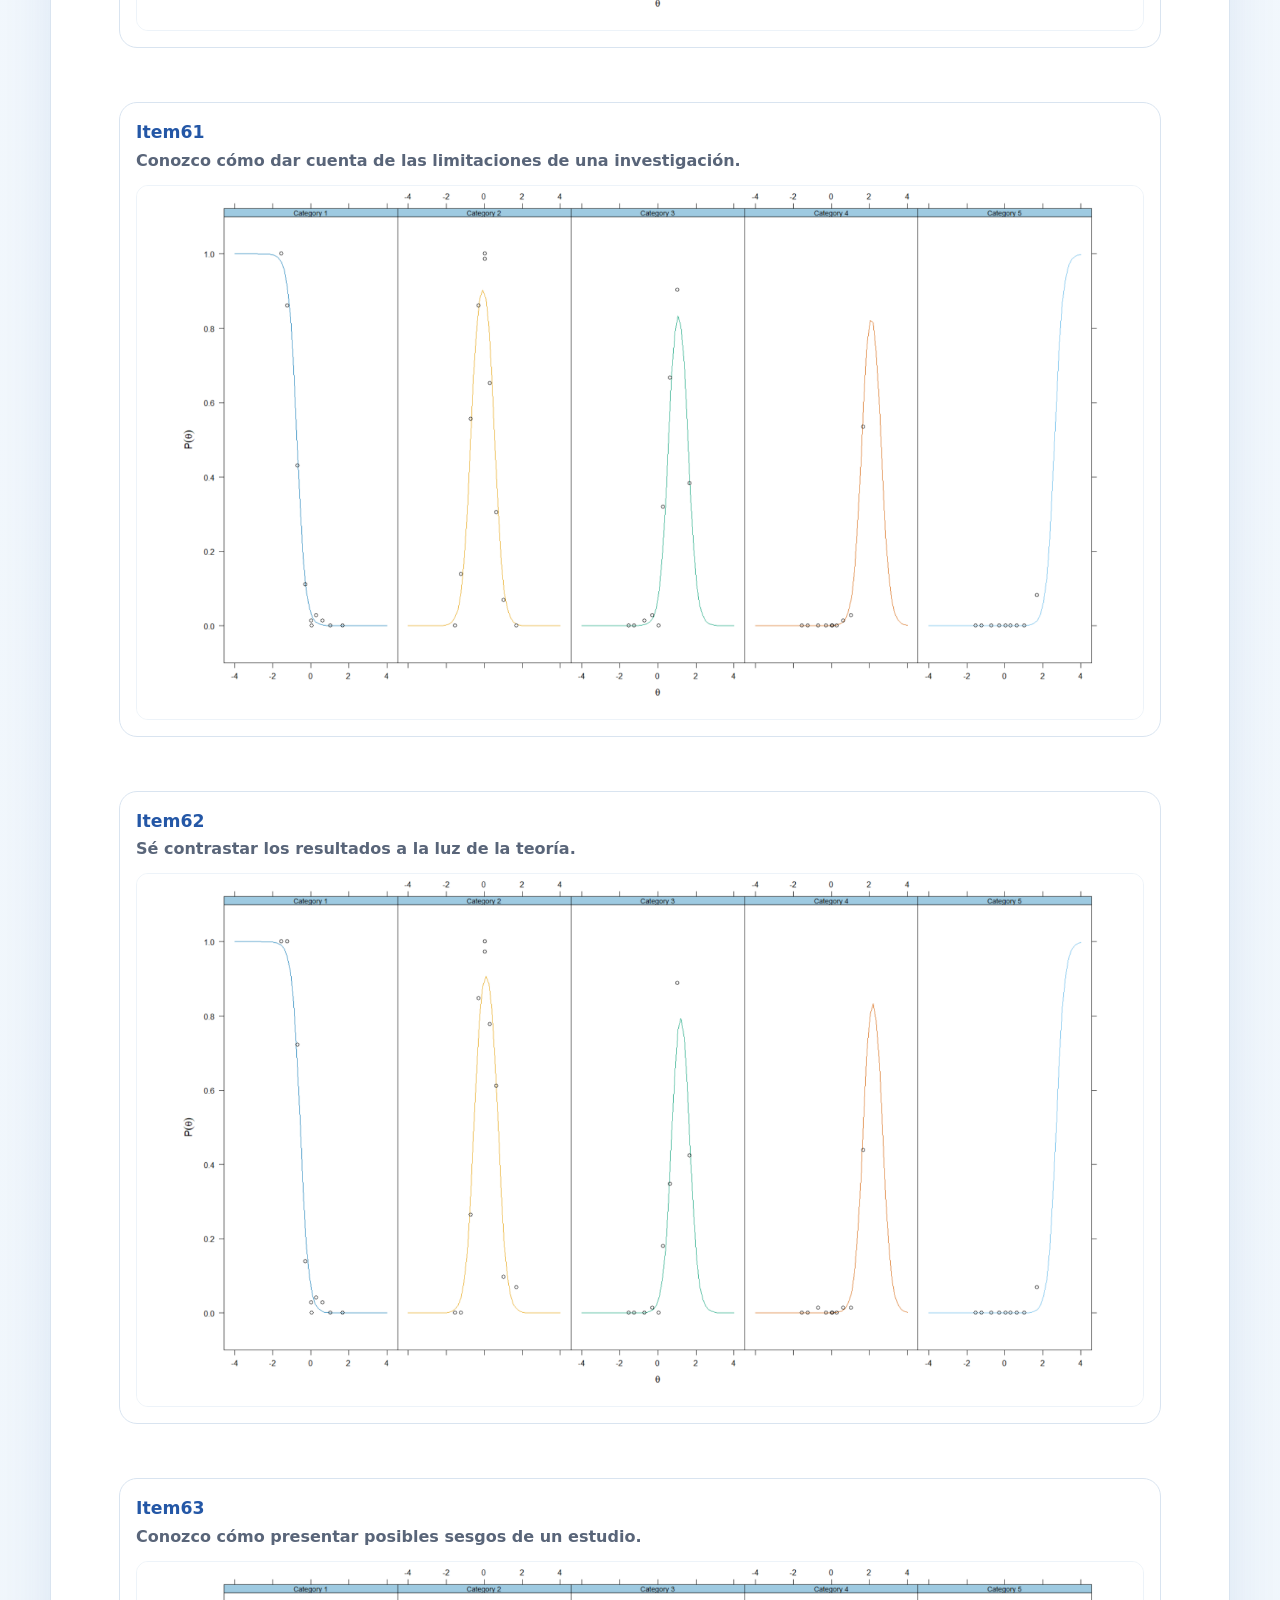
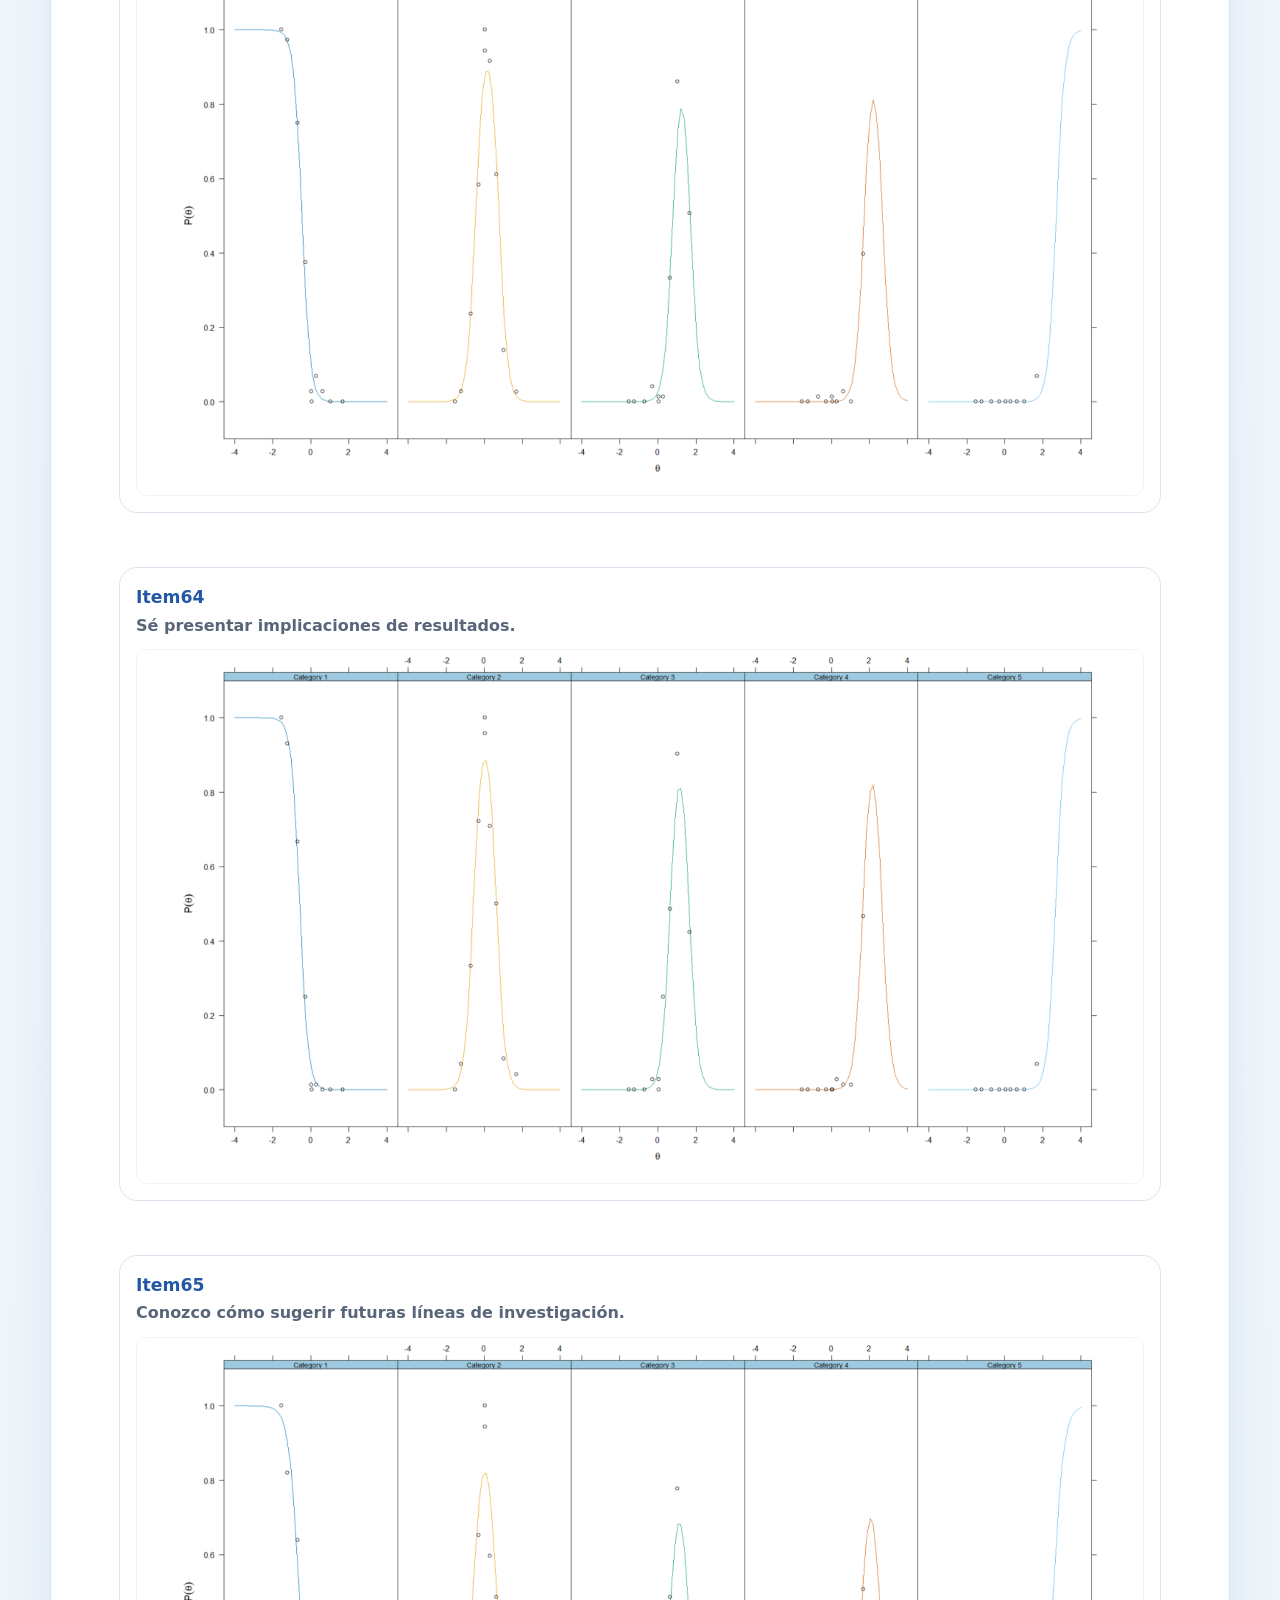
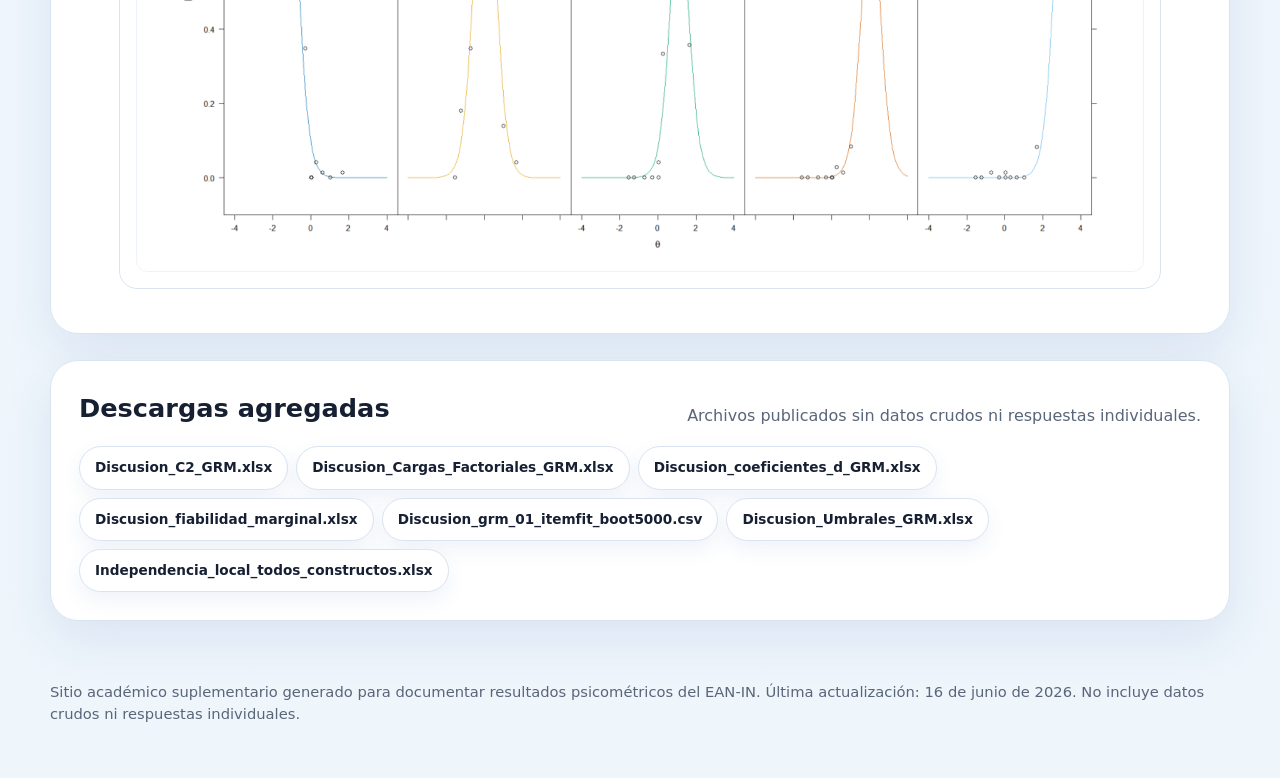
<file: discusion.html>
<!doctype html>
<html lang="es">
<head>
  <meta charset="utf-8">
  <meta name="viewport" content="width=device-width, initial-scale=1">
  <meta name="description" content="Evidencia psicométrica de Discusión">
  <title>EAN-IN | Discusión</title>
  <link rel="stylesheet" href="assets/styles.css?v=20260616c">
</head>
<body id="top">
<header class="site-header"><div class="container nav"><a class="brand" href="index.html"><span>EAN-IN</span><small>evidencia psicométrica completa</small></a><nav class="nav-links" aria-label="Navegación principal"><a href="index.html#resumen">Resumen</a><a href="index.html#constructos">Constructos</a><a href="index.html#descargas">Descargas</a><a href="index.html#privacidad">Privacidad</a></nav></div></header>

<main>
<section class="hero"><div class="container"><div class="eyebrow">Constructo EAN-IN</div><h1>Discusión</h1><p class="lead">Evidencia completa generada desde los archivos estructurados del análisis TRI. Incluye unidimensionalidad/ajuste global, independencia local, umbrales, cargas, coeficientes, ajuste de ítems, fiabilidad, diccionario de reactivos y figuras.</p><div class="hero-actions"><a class="btn primary" href="index.html#constructos">Volver al índice</a><a class="btn" href="#descargas">Descargar tablas</a></div></div></section>
<section class="container panel"><div class="toc"><a href="#items">Ítems</a><a href="#unidimensionalidad">Unidimensionalidad</a><a href="#independencia">Independencia local</a><a href="#umbrales">Umbrales</a><a href="#cargas">Cargas</a><a href="#itemfit">Ajuste de ítems</a><a href="#figuras">Figuras</a><a href="#descargas">Descargas</a></div></section>
<section class="container panel" id="items"><div class="section-title"><h2>Diccionario de reactivos</h2><p>Item60 a Item65</p></div><div class="table-wrap">
<table>
<thead><tr><th>Ítem</th><th>Reactivo</th></tr></thead>
<tbody>
<tr><td>Item60</td><td>Sé contrastar hallazgos empíricos con los de otros estudios.</td></tr>
<tr><td>Item61</td><td>Conozco cómo dar cuenta de las limitaciones de una investigación.</td></tr>
<tr><td>Item62</td><td>Sé contrastar los resultados a la luz de la teoría.</td></tr>
<tr><td>Item63</td><td>Conozco cómo presentar posibles sesgos de un estudio.</td></tr>
<tr><td>Item64</td><td>Sé presentar implicaciones de resultados.</td></tr>
<tr><td>Item65</td><td>Conozco cómo sugerir futuras líneas de investigación.</td></tr>
</tbody></table></div></section>
<section class="container panel" id="unidimensionalidad"><div class="section-title"><h2>Unidimensionalidad y ajuste global GRM</h2><p>Estadísticos M2/C2 exportados desde el modelo GRM.</p></div><div class="table-wrap">
<table>
<thead><tr><th>Constructo</th><th>M2</th><th>df</th><th>p</th><th>RMSEA</th><th>RMSEA_5</th><th>RMSEA_95</th><th>SRMSR</th><th>TLI</th><th>CFI</th></tr></thead>
<tbody>
<tr><td>Discusion</td><td>68.980</td><td>9</td><td>2.41e-11</td><td>0.096</td><td>0.076</td><td>0.118</td><td>0.022</td><td>0.984</td><td>0.990</td></tr>
</tbody></table></div><h3>Fiabilidad marginal</h3><div class="table-wrap">
<table>
<thead><tr><th>Fiabilidad_marginal</th></tr></thead>
<tbody>
<tr><td>0.902</td></tr>
</tbody></table></div></section>
<section class="container panel" id="independencia"><div class="section-title"><h2>Independencia local</h2><p>Matrices y resúmenes de LD/Q3.</p></div><article class="subpanel">
<h3>Tabla 1. Grados de libertad y p-valores ajustados BH</h3>
<p class="note">Nota. Triángulo inferior = grados de libertad; triángulo superior = p-valores ajustados.</p>
<div class="table-wrap">
<table>
<thead><tr><th>Ítem</th><th>Item60</th><th>Item61</th><th>Item62</th><th>Item63</th><th>Item64</th><th>Item65</th></tr></thead>
<tbody>
<tr><td>Item60</td><td>—</td><td>0</td><td>0.008</td><td>0</td><td>0</td><td>0</td></tr>
<tr><td>Item61</td><td>16</td><td>—</td><td>0</td><td>0</td><td>0</td><td>0</td></tr>
<tr><td>Item62</td><td>16</td><td>16</td><td>—</td><td>0</td><td>0</td><td>0</td></tr>
<tr><td>Item63</td><td>16</td><td>16</td><td>16</td><td>—</td><td>0</td><td>0</td></tr>
<tr><td>Item64</td><td>16</td><td>16</td><td>16</td><td>16</td><td>—</td><td>0</td></tr>
<tr><td>Item65</td><td>16</td><td>16</td><td>16</td><td>16</td><td>16</td><td>—</td></tr>
</tbody></table></div>
</article>
<article class="subpanel">
<h3>Tabla 2. Resumen de correlaciones residuales estandarizadas LD</h3>
<div class="table-wrap">
<table>
<thead><tr><th>Min.</th><th>1er cuartil</th><th>Mediana</th><th>Media</th><th>3er cuartil</th><th>Máx.</th></tr></thead>
<tbody>
<tr><td>-0.743</td><td>-0.293</td><td>-0.264</td><td>-0.157</td><td>0.119</td><td>0.386</td></tr>
</tbody></table></div>
</article>
<article class="subpanel">
<h3>Tabla 3. Matriz LD y correlaciones residuales estandarizadas</h3>
<p class="note">Nota. Triángulo inferior = estadístico LD; triángulo superior = correlaciones residuales estandarizadas.</p>
<div class="table-wrap">
<table>
<thead><tr><th>Ítem</th><th>Item60</th><th>Item61</th><th>Item62</th><th>Item63</th><th>Item64</th><th>Item65</th></tr></thead>
<tbody>
<tr><td>Item60</td><td>—</td><td>0.132</td><td>0.106</td><td>-0.301</td><td>-0.130</td><td>-0.643</td></tr>
<tr><td>Item61</td><td>50.299</td><td>—</td><td>-0.266</td><td>-0.286</td><td>-0.124</td><td>-0.485</td></tr>
<tr><td>Item62</td><td>32.648</td><td>203.580</td><td>—</td><td>-0.264</td><td>-0.266</td><td>-0.743</td></tr>
<tr><td>Item63</td><td>261.869</td><td>235.827</td><td>200.869</td><td>—</td><td>0.375</td><td>0.158</td></tr>
<tr><td>Item64</td><td>49.107</td><td>44.536</td><td>204.323</td><td>406.523</td><td>—</td><td>0.386</td></tr>
<tr><td>Item65</td><td>1193.695</td><td>678.395</td><td>1592.558</td><td>71.910</td><td>429.712</td><td>—</td></tr>
</tbody></table></div>
</article>
<article class="subpanel">
<h3>Tabla 4. Estadísticos descriptivos Q3</h3>
<div class="table-wrap">
<table>
<thead><tr><th>Min.</th><th>1er cuartil</th><th>Mediana</th><th>Media</th><th>3er cuartil</th><th>Máx.</th></tr></thead>
<tbody>
<tr><td>-0.320</td><td>-0.274</td><td>-0.216</td><td>-0.183</td><td>-0.087</td><td>-0.010</td></tr>
</tbody></table></div>
</article>
<article class="subpanel">
<h3>Tabla 5. Matriz Q3 completa</h3>
<div class="table-wrap">
<table>
<thead><tr><th>Ítem</th><th>Item60</th><th>Item61</th><th>Item62</th><th>Item63</th><th>Item64</th><th>Item65</th></tr></thead>
<tbody>
<tr><td>Item60</td><td>1</td><td>-0.023</td><td>-0.079</td><td>-0.308</td><td>-0.267</td><td>-0.280</td></tr>
<tr><td>Item61</td><td>-0.023</td><td>1</td><td>-0.188</td><td>-0.218</td><td>-0.320</td><td>-0.211</td></tr>
<tr><td>Item62</td><td>-0.079</td><td>-0.188</td><td>1</td><td>-0.292</td><td>-0.233</td><td>-0.216</td></tr>
<tr><td>Item63</td><td>-0.308</td><td>-0.218</td><td>-0.292</td><td>1</td><td>-0.095</td><td>-0.011</td></tr>
<tr><td>Item64</td><td>-0.267</td><td>-0.320</td><td>-0.233</td><td>-0.095</td><td>1</td><td>-0.010</td></tr>
<tr><td>Item65</td><td>-0.280</td><td>-0.211</td><td>-0.216</td><td>-0.011</td><td>-0.010</td><td>1</td></tr>
</tbody></table></div>
</article>
<article class="subpanel">
<h3>Tabla 6. Matriz Q3 en formato triangular superior</h3>
<div class="table-wrap">
<table>
<thead><tr><th>Ítem</th><th>Item60</th><th>Item61</th><th>Item62</th><th>Item63</th><th>Item64</th><th>Item65</th></tr></thead>
<tbody>
<tr><td>Item60</td><td>—</td><td>-0.023</td><td>-0.079</td><td>-0.308</td><td>-0.267</td><td>-0.280</td></tr>
<tr><td>Item61</td><td></td><td>—</td><td>-0.188</td><td>-0.218</td><td>-0.320</td><td>-0.211</td></tr>
<tr><td>Item62</td><td></td><td></td><td>—</td><td>-0.292</td><td>-0.233</td><td>-0.216</td></tr>
<tr><td>Item63</td><td></td><td></td><td></td><td>—</td><td>-0.095</td><td>-0.011</td></tr>
<tr><td>Item64</td><td></td><td></td><td></td><td></td><td>—</td><td>-0.010</td></tr>
<tr><td>Item65</td><td></td><td></td><td></td><td></td><td></td><td>—</td></tr>
</tbody></table></div>
</article>
<article class="subpanel">
<h3>Tabla 7. Pares con Q3 más al</h3>
</article></section>
<section class="container panel" id="umbrales"><div class="section-title"><h2>Umbrales y discriminación GRM</h2><p>Parámetros a y b1-b4 por ítem.</p></div><div class="table-wrap">
<table>
<thead><tr><th>a</th><th>b1</th><th>b2</th><th>b3</th><th>b4</th><th>Item</th></tr></thead>
<tbody>
<tr><td>4.101</td><td>-0.604</td><td>0.741</td><td>1.667</td><td>2.662</td><td>Item60</td></tr>
<tr><td>4.630</td><td>-0.726</td><td>0.559</td><td>1.597</td><td>2.616</td><td>Item61</td></tr>
<tr><td>4.670</td><td>-0.553</td><td>0.740</td><td>1.668</td><td>2.695</td><td>Item62</td></tr>
<tr><td>4.602</td><td>-0.467</td><td>0.786</td><td>1.717</td><td>2.701</td><td>Item63</td></tr>
<tr><td>4.580</td><td>-0.583</td><td>0.651</td><td>1.653</td><td>2.669</td><td>Item64</td></tr>
<tr><td>3.639</td><td>-0.610</td><td>0.670</td><td>1.602</td><td>2.552</td><td>Item65</td></tr>
</tbody></table></div></section>
<section class="container panel" id="cargas"><div class="section-title"><h2>Cargas factoriales y coeficientes</h2><p>Cargas F1/h2 y coeficientes en métrica d.</p></div><article class="subpanel"><h3>Cargas factoriales</h3><div class="table-wrap">
<table>
<thead><tr><th>Item</th><th>F1</th><th>h2</th></tr></thead>
<tbody>
<tr><td>Item60</td><td>0.924</td><td>0.853</td></tr>
<tr><td>Item61</td><td>0.939</td><td>0.881</td></tr>
<tr><td>Item62</td><td>0.940</td><td>0.883</td></tr>
<tr><td>Item63</td><td>0.938</td><td>0.880</td></tr>
<tr><td>Item64</td><td>0.937</td><td>0.879</td></tr>
<tr><td>Item65</td><td>0.906</td><td>0.820</td></tr>
</tbody></table></div></article><article class="subpanel"><h3>Coeficientes d</h3><div class="table-wrap">
<table>
<thead><tr><th>Item</th><th>a1</th><th>d1</th><th>d2</th><th>d3</th><th>d4</th></tr></thead>
<tbody>
<tr><td>Item60</td><td>4.101</td><td>2.479</td><td>-3.038</td><td>-6.837</td><td>-10.918</td></tr>
<tr><td>Item61</td><td>4.630</td><td>3.360</td><td>-2.590</td><td>-7.395</td><td>-12.112</td></tr>
<tr><td>Item62</td><td>4.670</td><td>2.582</td><td>-3.457</td><td>-7.791</td><td>-12.588</td></tr>
<tr><td>Item63</td><td>4.602</td><td>2.147</td><td>-3.619</td><td>-7.904</td><td>-12.429</td></tr>
<tr><td>Item64</td><td>4.580</td><td>2.669</td><td>-2.982</td><td>-7.571</td><td>-12.225</td></tr>
<tr><td>Item65</td><td>3.639</td><td>2.219</td><td>-2.438</td><td>-5.829</td><td>-9.287</td></tr>
</tbody></table></div></article></section>
<section class="container panel" id="itemfit"><div class="section-title"><h2>Ajuste de ítems</h2><p>Bootstrapping 5000. Ítems con p.S_X2 &lt; .05: 2 de 6.</p></div><div class="table-wrap">
<table>
<thead><tr><th>item</th><th>Zh</th><th>outfit</th><th>z.outfit</th><th>infit</th><th>z.infit</th><th>S_X2</th><th>df.S_X2</th><th>RMSEA.S_X2</th><th>p.S_X2</th><th>X2_star</th><th>p.X2_star</th></tr></thead>
<tbody>
<tr><td>Item60</td><td>1.71556342108597</td><td>0.743115495874377</td><td>-2.38465699499926</td><td>0.899526200732922</td><td>-1.5090077419067</td><td>25.9164858809607</td><td>12</td><td>0.0401057402089398</td><td>0.011029708439984</td><td>30.2869635270659</td><td>0.0662</td></tr>
<tr><td>Item61</td><td>2.33241619640387</td><td>0.678618894134462</td><td>-3.15810165842722</td><td>0.869016458979765</td><td>-2.06675786389747</td><td>12.9302391735352</td><td>12</td><td>0.0103690521027202</td><td>0.374131548977018</td><td>29.9625082658983</td><td>0.1154</td></tr>
<tr><td>Item62</td><td>2.04591258901402</td><td>0.662597566905502</td><td>-2.38769619467208</td><td>0.887864581130874</td><td>-1.67615005131891</td><td>17.2518554157329</td><td>12</td><td>0.0246375844158847</td><td>0.140366437264795</td><td>557.885100833723</td><td>0.0012</td></tr>
<tr><td>Item63</td><td>2.04911570559728</td><td>0.690362005304737</td><td>-1.87873878231778</td><td>0.888946437613712</td><td>-1.653948797367</td><td>15.1259236584378</td><td>12</td><td>0.019007759500396</td><td>0.234622183605724</td><td>504.922347628075</td><td>4e-04</td></tr>
<tr><td>Item64</td><td>2.0745693195772</td><td>0.698809773810793</td><td>-2.3223692492632</td><td>0.89977583674531</td><td>-1.52212936495338</td><td>23.3390258429068</td><td>12</td><td>0.0362017543548165</td><td>0.0249817855640597</td><td>30.2716281283777</td><td>0.12</td></tr>
<tr><td>Item65</td><td>1.55189511595076</td><td>0.870833006620438</td><td>-1.33945944633264</td><td>1.00317506654306</td><td>0.0696273865034759</td><td>22.9530739750004</td><td>15</td><td>0.0271177872458891</td><td>0.0851412826227161</td><td>962.671330969321</td><td>4e-04</td></tr>
</tbody></table></div><p class="note">Los resultados de ajuste a la persona y puntuaciones EAP se conservan localmente porque contienen información por caso. No se publican en este sitio.</p></section>
<section class="container panel" id="figuras"><div class="section-title"><h2>Figuras del constructo</h2><p>Curvas, información, distribución, fiabilidad y WrightMap.</p></div><div class="figure-grid"><figure class="figure-card"><img src="assets/media/Discusion/Discusion_CCI.png" alt="Discusion_CCI.png"><figcaption>Discusion_CCI.png</figcaption></figure><figure class="figure-card"><img src="assets/media/Discusion/Discusion_IIF.png" alt="Discusion_IIF.png"><figcaption>Discusion_IIF.png</figcaption></figure><figure class="figure-card"><img src="assets/media/Discusion/Discusion_TIFySEC.png" alt="Discusion_TIFySEC.png"><figcaption>Discusion_TIFySEC.png</figcaption></figure><figure class="figure-card"><img src="assets/media/Discusion/Discusion_Fiabilidad.png" alt="Discusion_Fiabilidad.png"><figcaption>Discusion_Fiabilidad.png</figcaption></figure><figure class="figure-card"><img src="assets/media/Discusion/Discusion_distribucionaposteriori.png" alt="Discusion_distribucionaposteriori.png"><figcaption>Discusion_distribucionaposteriori.png</figcaption></figure><figure class="figure-card"><img src="assets/media/Discusion/Discusion_puntuacioneshist.png" alt="Discusion_puntuacioneshist.png"><figcaption>Discusion_puntuacioneshist.png</figcaption></figure><figure class="figure-card"><img src="assets/media/Discusion/Discusion_wrightmap.png" alt="Discusion_wrightmap.png"><figcaption>Discusion_wrightmap.png</figcaption></figure></div></section>
<section class="container panel itemfit-section" id="ajuste-grafico-items"><div class="section-title"><h2>Ajuste gráfico por ítem</h2><p>Cada figura corresponde al ítem EAN-IN indicado arriba.</p></div><p class="note">Nota. Se omitieron los títulos internos de RStudio para evitar confusión; la correspondencia real aparece en la leyenda de cada figura.</p><div class="itemfit-grid"><figure class="figure-card itemfit-card">
  <figcaption><strong>Item60</strong><span>Sé contrastar hallazgos empíricos con los de otros estudios.</span></figcaption>
  <img src="assets/media/Discusion/itemfit/Discusion_Item60_itemfit.png?v=20260616b" alt="Ajuste gráfico de Item60: Sé contrastar hallazgos empíricos con los de otros estudios." loading="lazy">
</figure><figure class="figure-card itemfit-card">
  <figcaption><strong>Item61</strong><span>Conozco cómo dar cuenta de las limitaciones de una investigación.</span></figcaption>
  <img src="assets/media/Discusion/itemfit/Discusion_Item61_itemfit.png?v=20260616b" alt="Ajuste gráfico de Item61: Conozco cómo dar cuenta de las limitaciones de una investigación." loading="lazy">
</figure><figure class="figure-card itemfit-card">
  <figcaption><strong>Item62</strong><span>Sé contrastar los resultados a la luz de la teoría.</span></figcaption>
  <img src="assets/media/Discusion/itemfit/Discusion_Item62_itemfit.png?v=20260616b" alt="Ajuste gráfico de Item62: Sé contrastar los resultados a la luz de la teoría." loading="lazy">
</figure><figure class="figure-card itemfit-card">
  <figcaption><strong>Item63</strong><span>Conozco cómo presentar posibles sesgos de un estudio.</span></figcaption>
  <img src="assets/media/Discusion/itemfit/Discusion_Item63_itemfit.png?v=20260616b" alt="Ajuste gráfico de Item63: Conozco cómo presentar posibles sesgos de un estudio." loading="lazy">
</figure><figure class="figure-card itemfit-card">
  <figcaption><strong>Item64</strong><span>Sé presentar implicaciones de resultados.</span></figcaption>
  <img src="assets/media/Discusion/itemfit/Discusion_Item64_itemfit.png?v=20260616b" alt="Ajuste gráfico de Item64: Sé presentar implicaciones de resultados." loading="lazy">
</figure><figure class="figure-card itemfit-card">
  <figcaption><strong>Item65</strong><span>Conozco cómo sugerir futuras líneas de investigación.</span></figcaption>
  <img src="assets/media/Discusion/itemfit/Discusion_Item65_itemfit.png?v=20260616b" alt="Ajuste gráfico de Item65: Conozco cómo sugerir futuras líneas de investigación." loading="lazy">
</figure></div></section>
<section class="container panel" id="descargas"><div class="section-title"><h2>Descargas agregadas</h2><p>Archivos publicados sin datos crudos ni respuestas individuales.</p></div><div class="downloads"><a class="btn" href="assets/data/Discusion/Discusion_C2_GRM.xlsx" download>Discusion_C2_GRM.xlsx</a><a class="btn" href="assets/data/Discusion/Discusion_Cargas_Factoriales_GRM.xlsx" download>Discusion_Cargas_Factoriales_GRM.xlsx</a><a class="btn" href="assets/data/Discusion/Discusion_coeficientes_d_GRM.xlsx" download>Discusion_coeficientes_d_GRM.xlsx</a><a class="btn" href="assets/data/Discusion/Discusion_fiabilidad_marginal.xlsx" download>Discusion_fiabilidad_marginal.xlsx</a><a class="btn" href="assets/data/Discusion/Discusion_grm_01_itemfit_boot5000.csv" download>Discusion_grm_01_itemfit_boot5000.csv</a><a class="btn" href="assets/data/Discusion/Discusion_Umbrales_GRM.xlsx" download>Discusion_Umbrales_GRM.xlsx</a><a class="btn" href="assets/data/Independencia_local_todos_constructos.xlsx" download>Independencia_local_todos_constructos.xlsx</a></div></section>
</main>
<footer class="footer"><div class="container">Sitio académico suplementario generado para documentar resultados psicométricos del EAN-IN. Última actualización: 16 de junio de 2026. No incluye datos crudos ni respuestas individuales.</div></footer>
<script src="assets/site.js"></script>
</body>
</html>
</file>
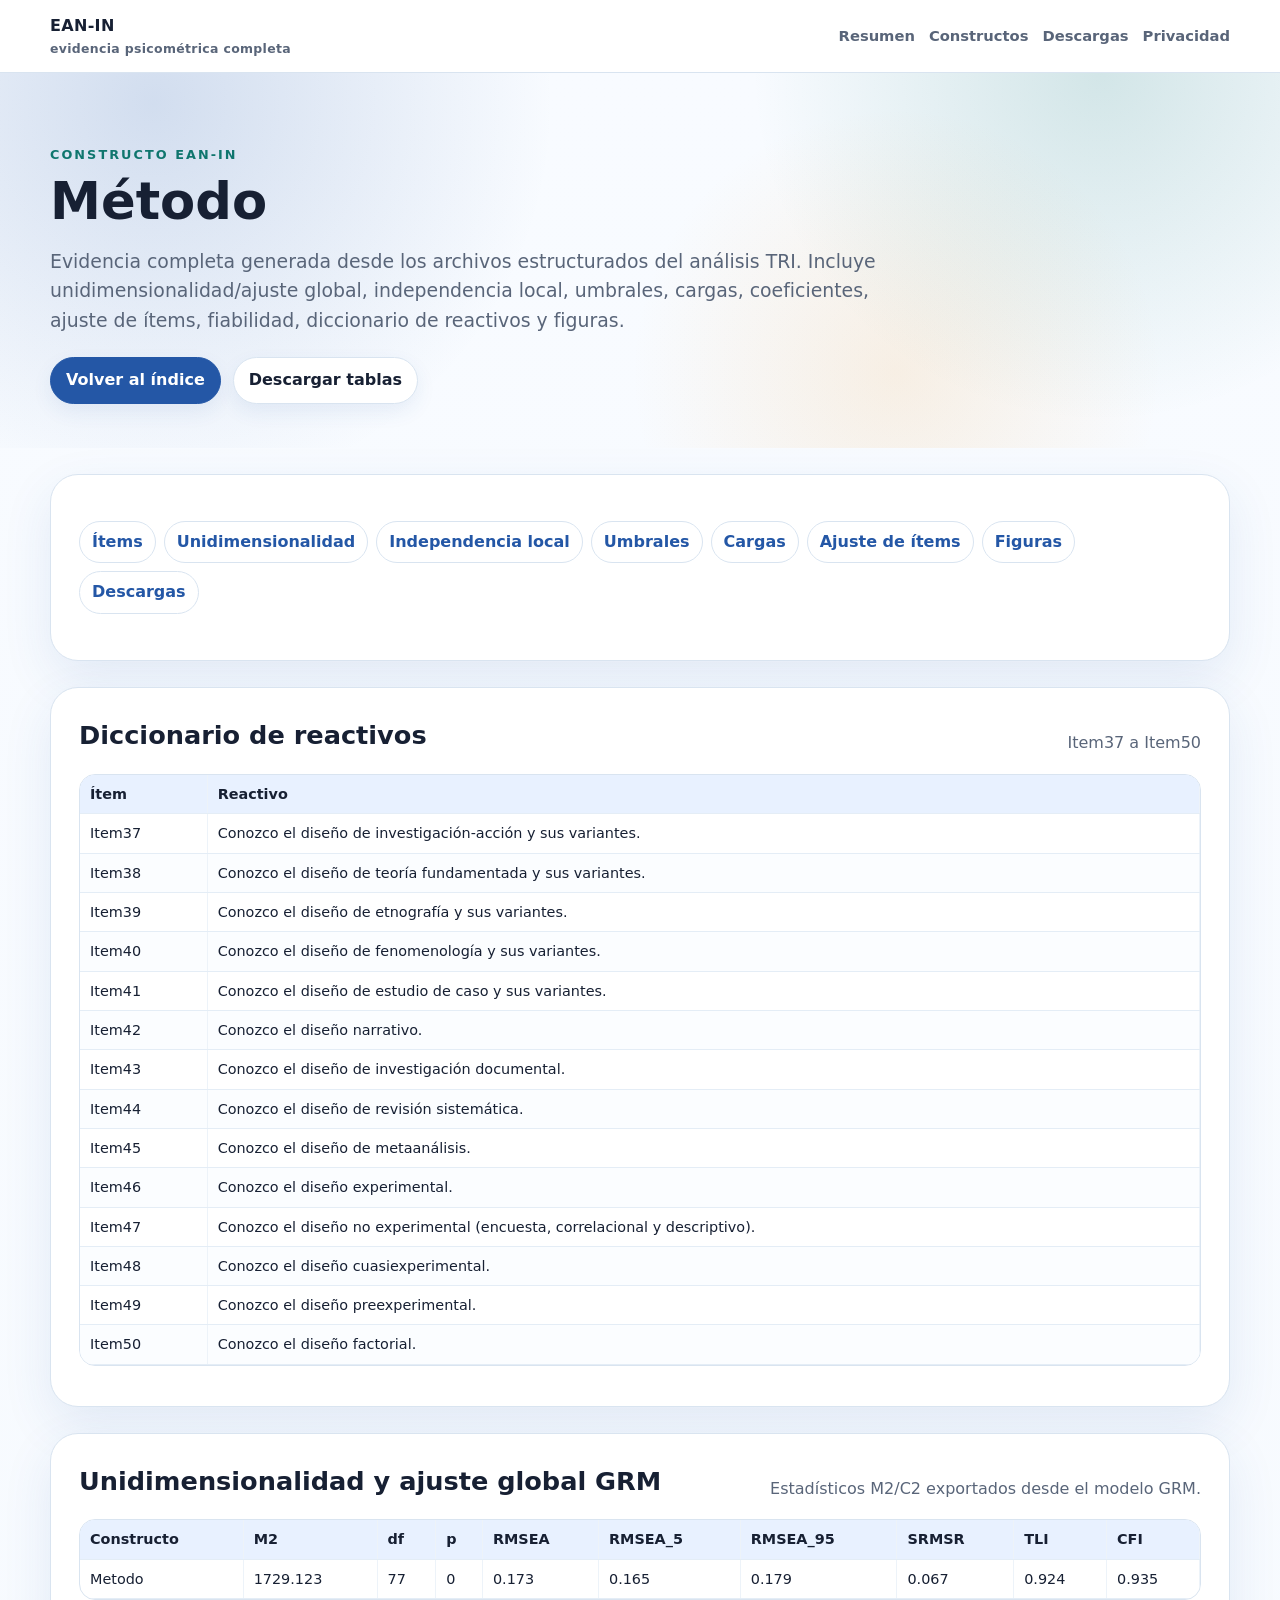
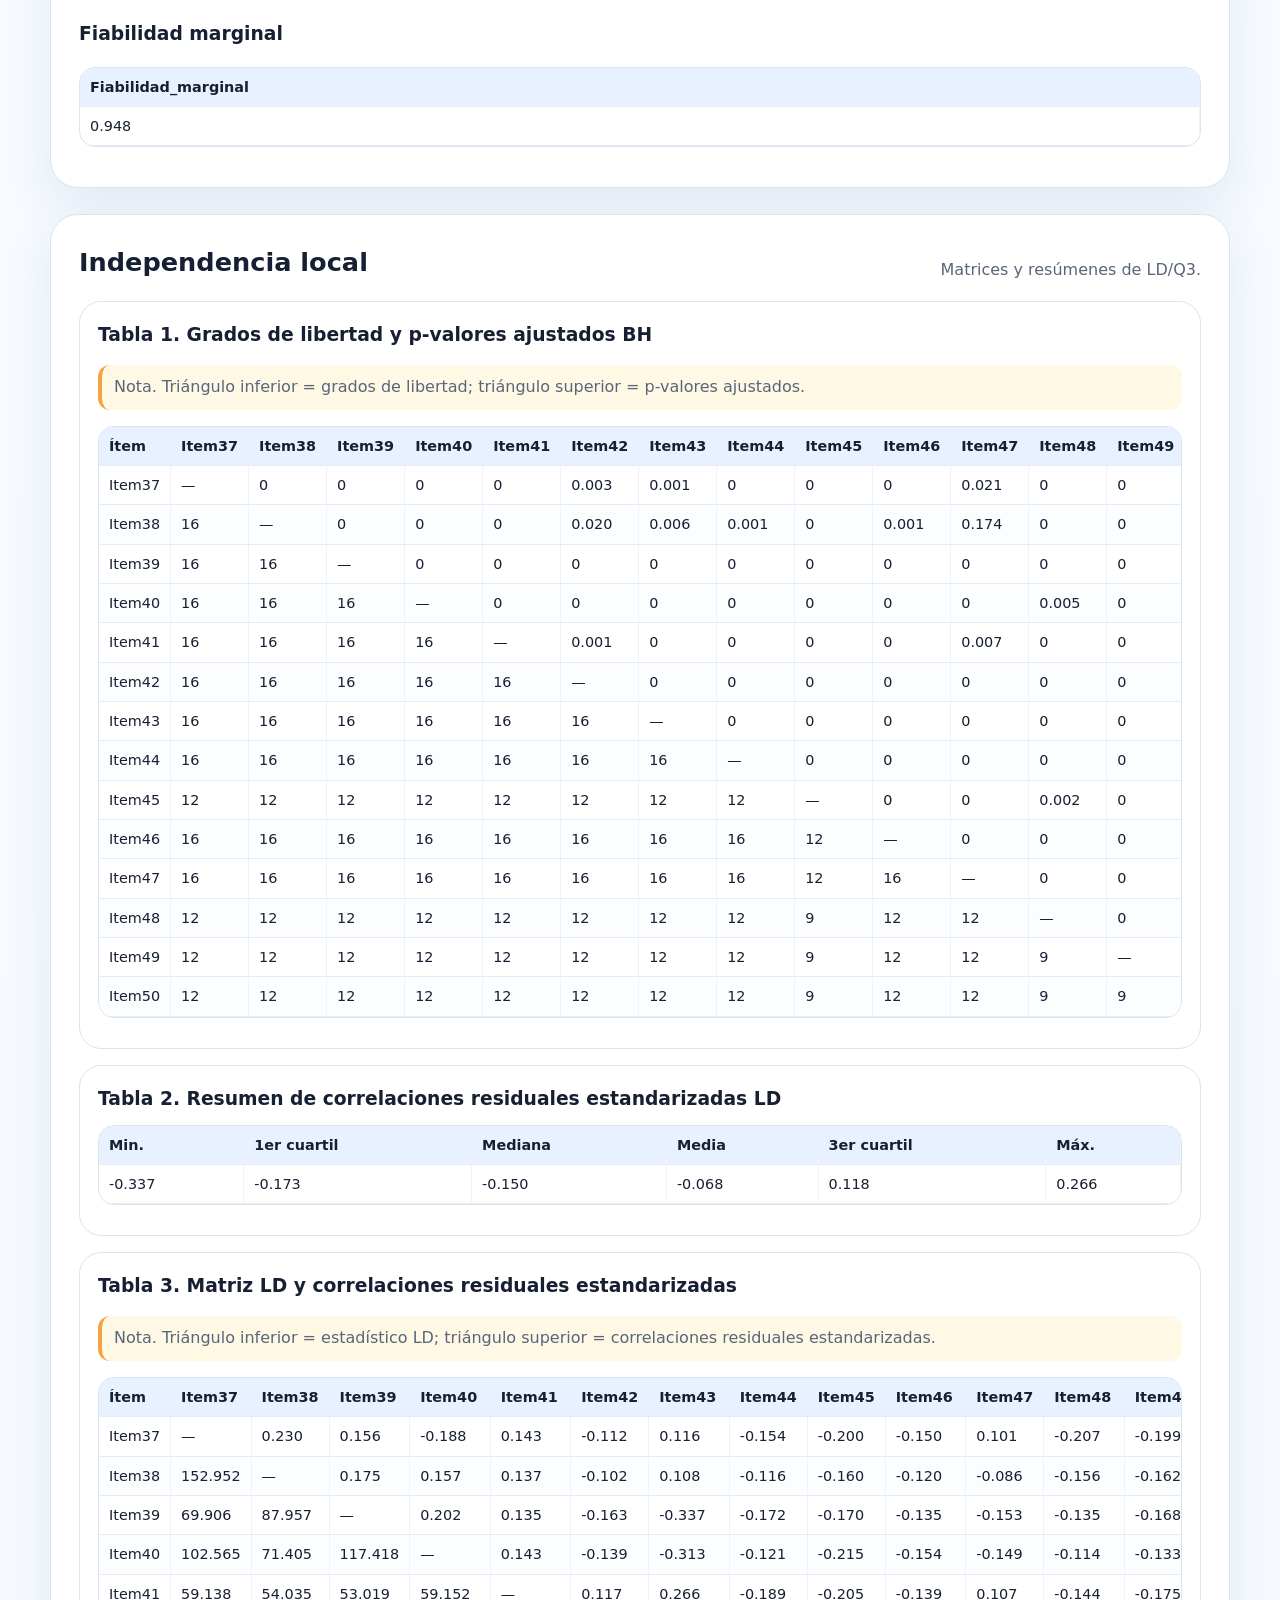
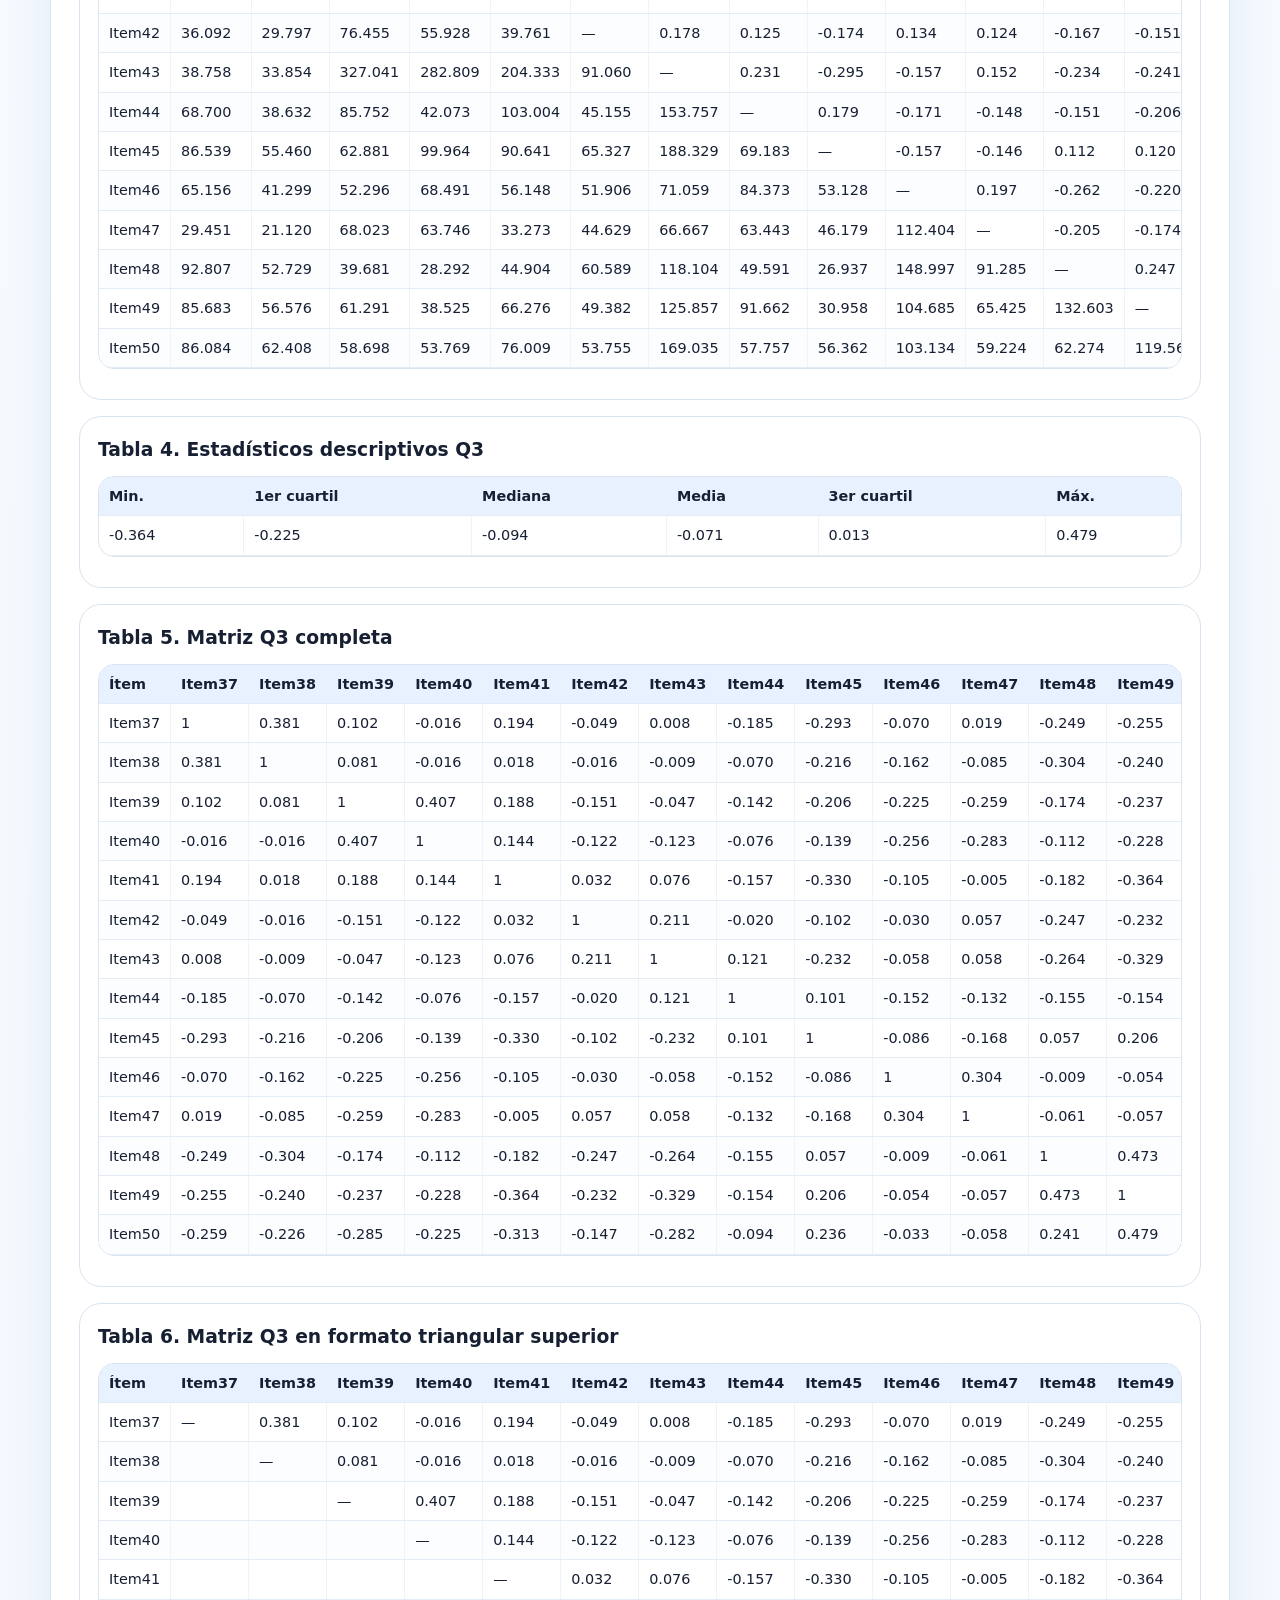
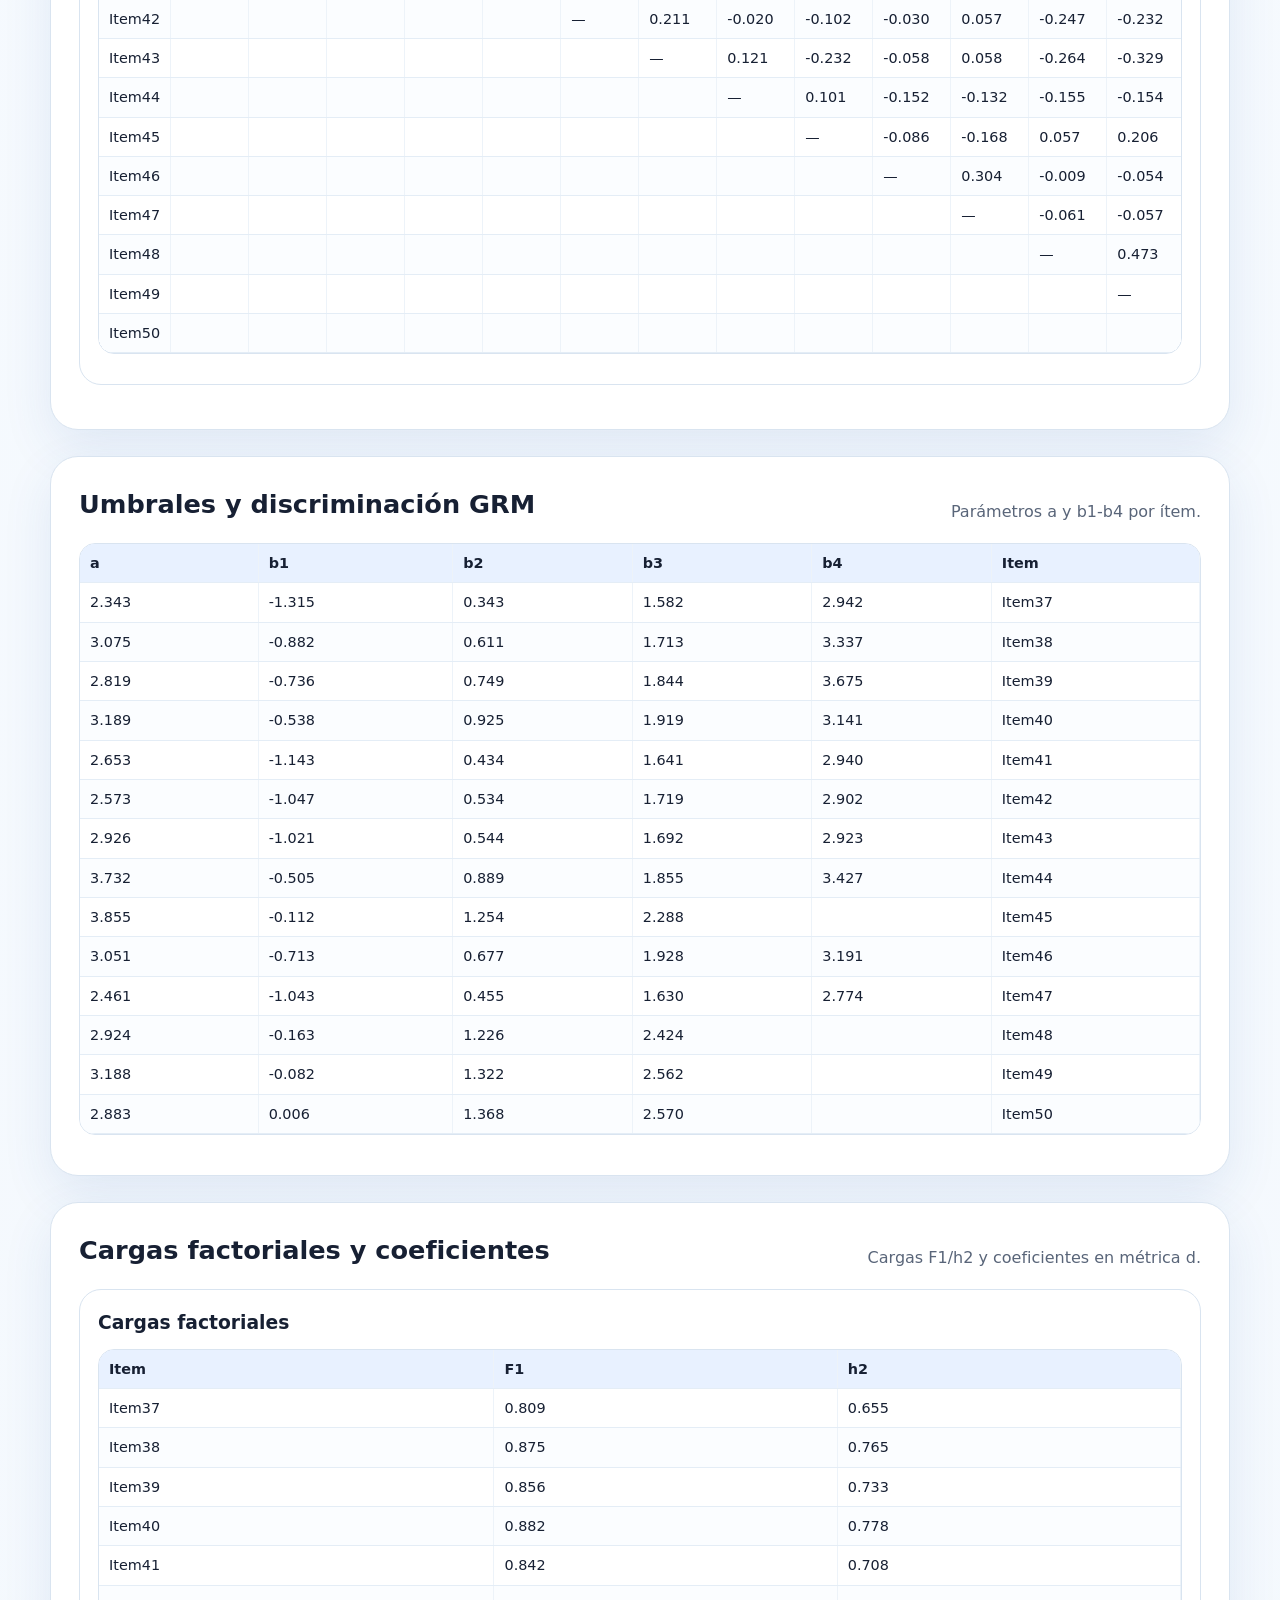
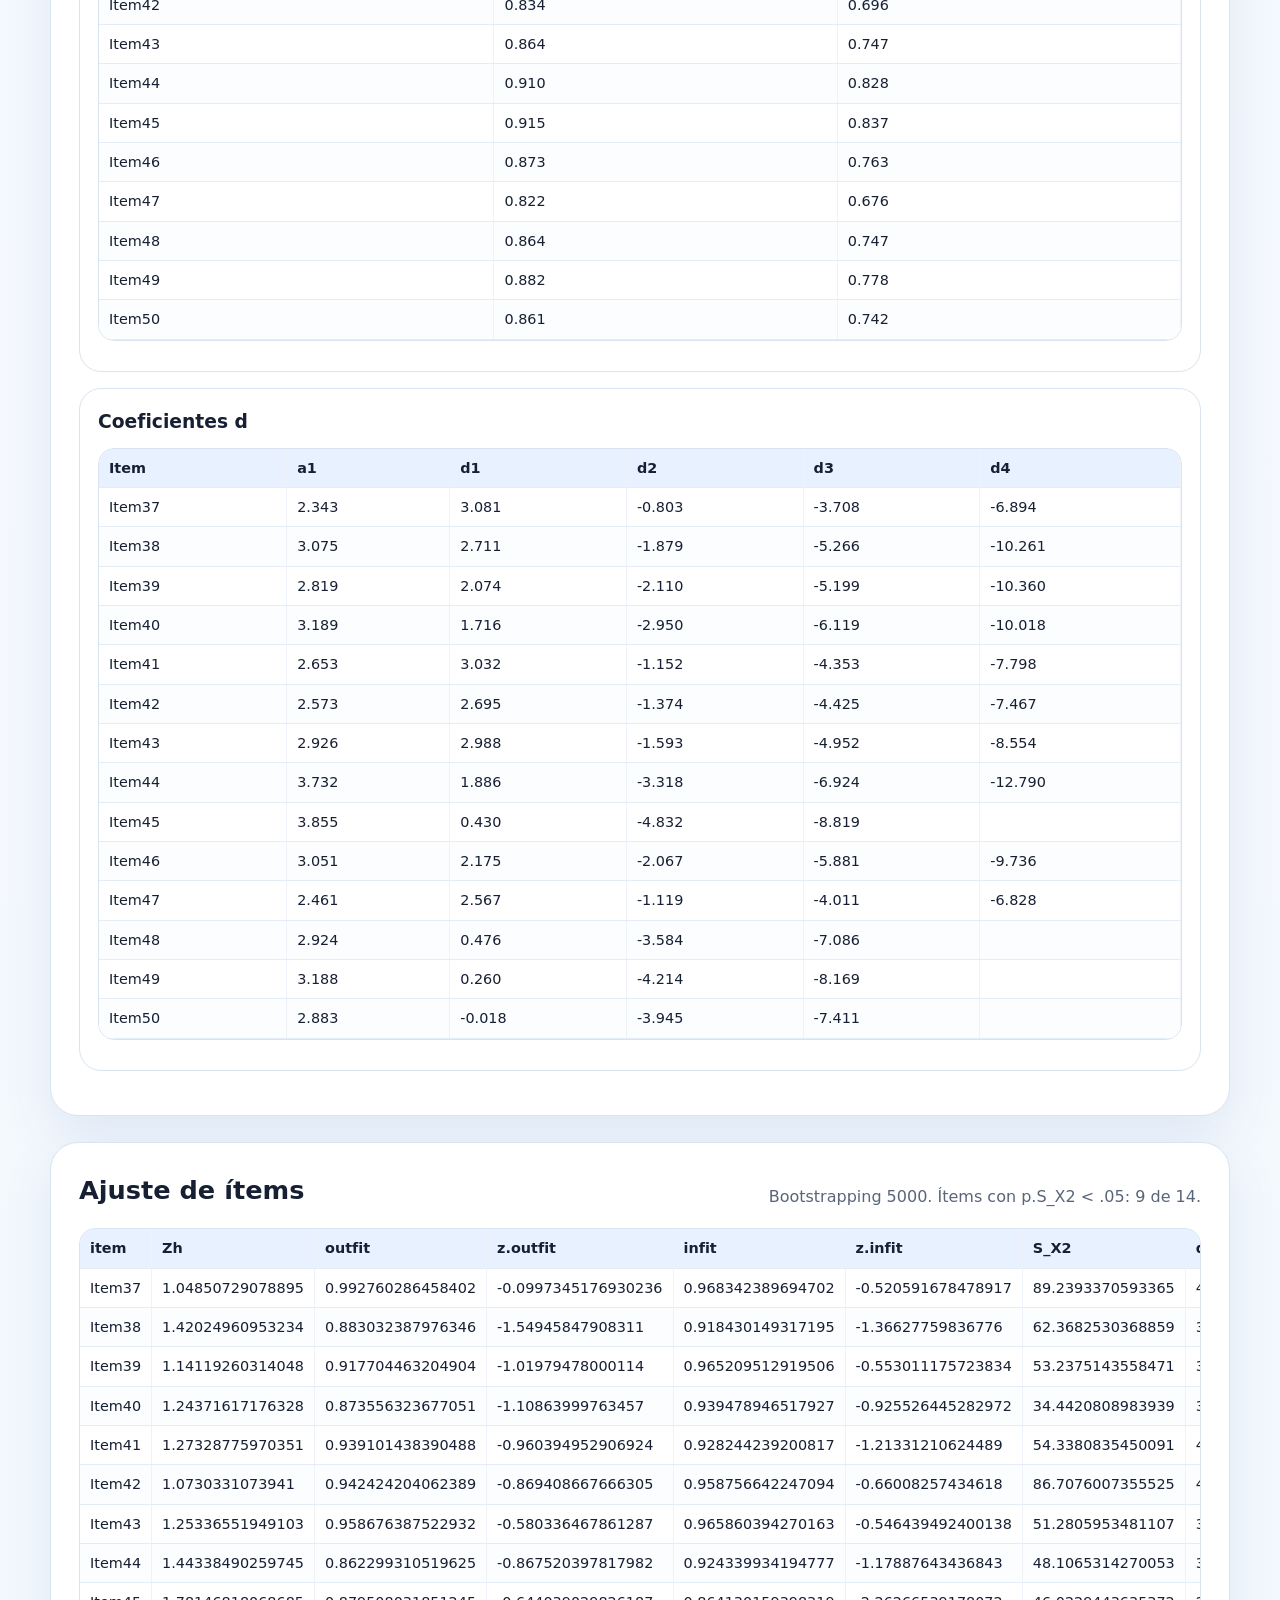
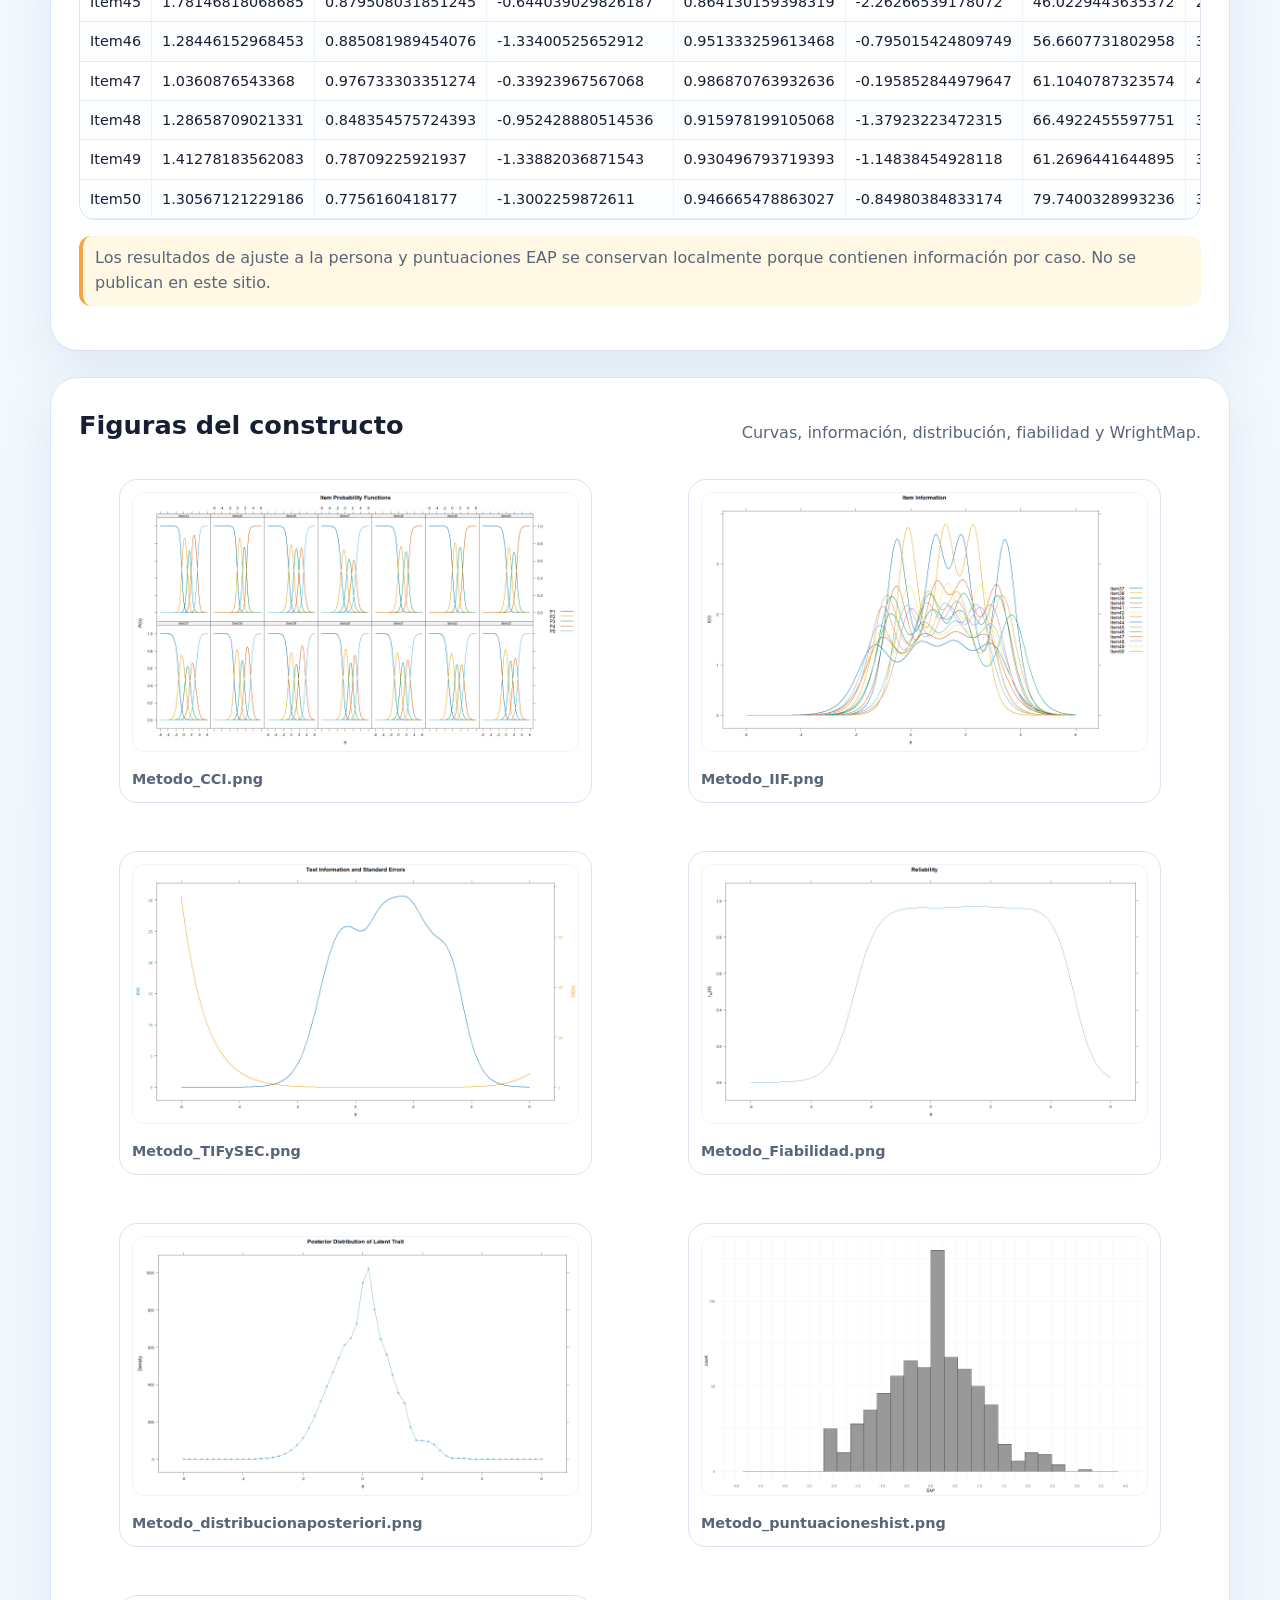
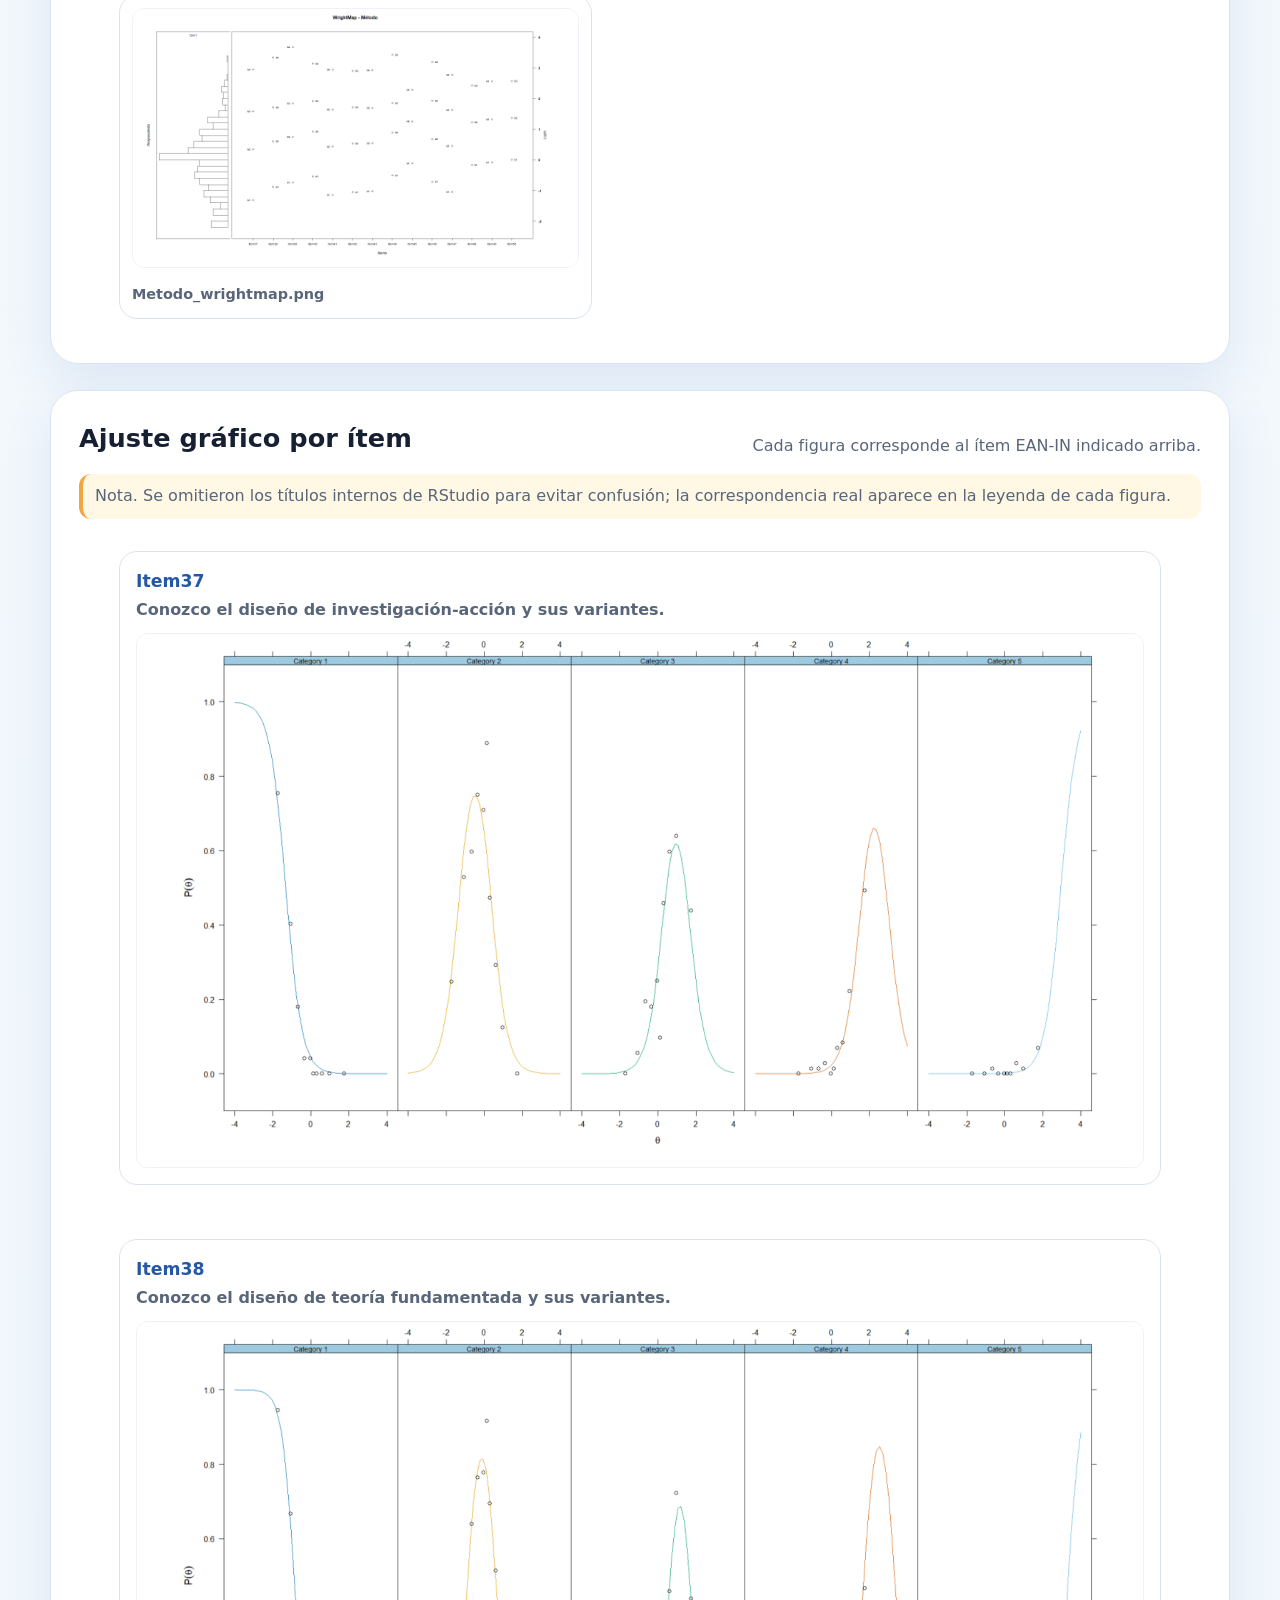
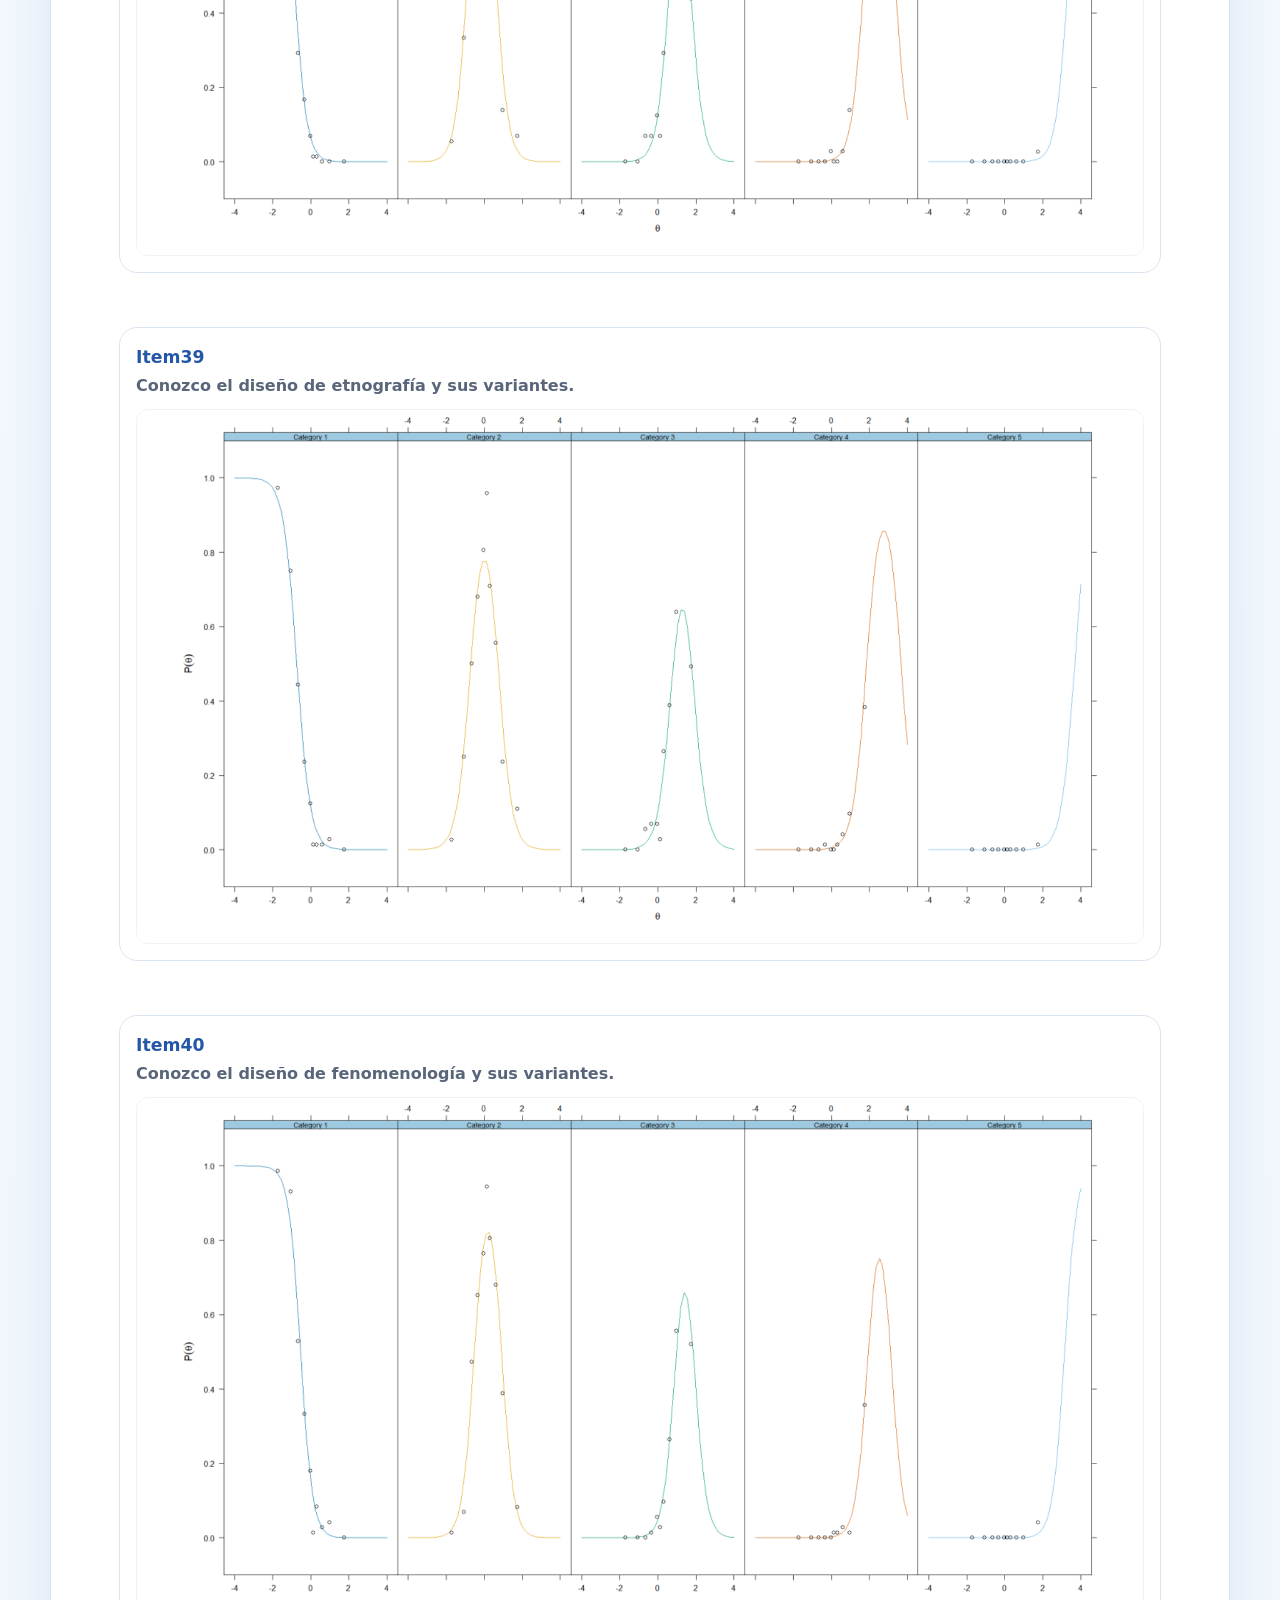
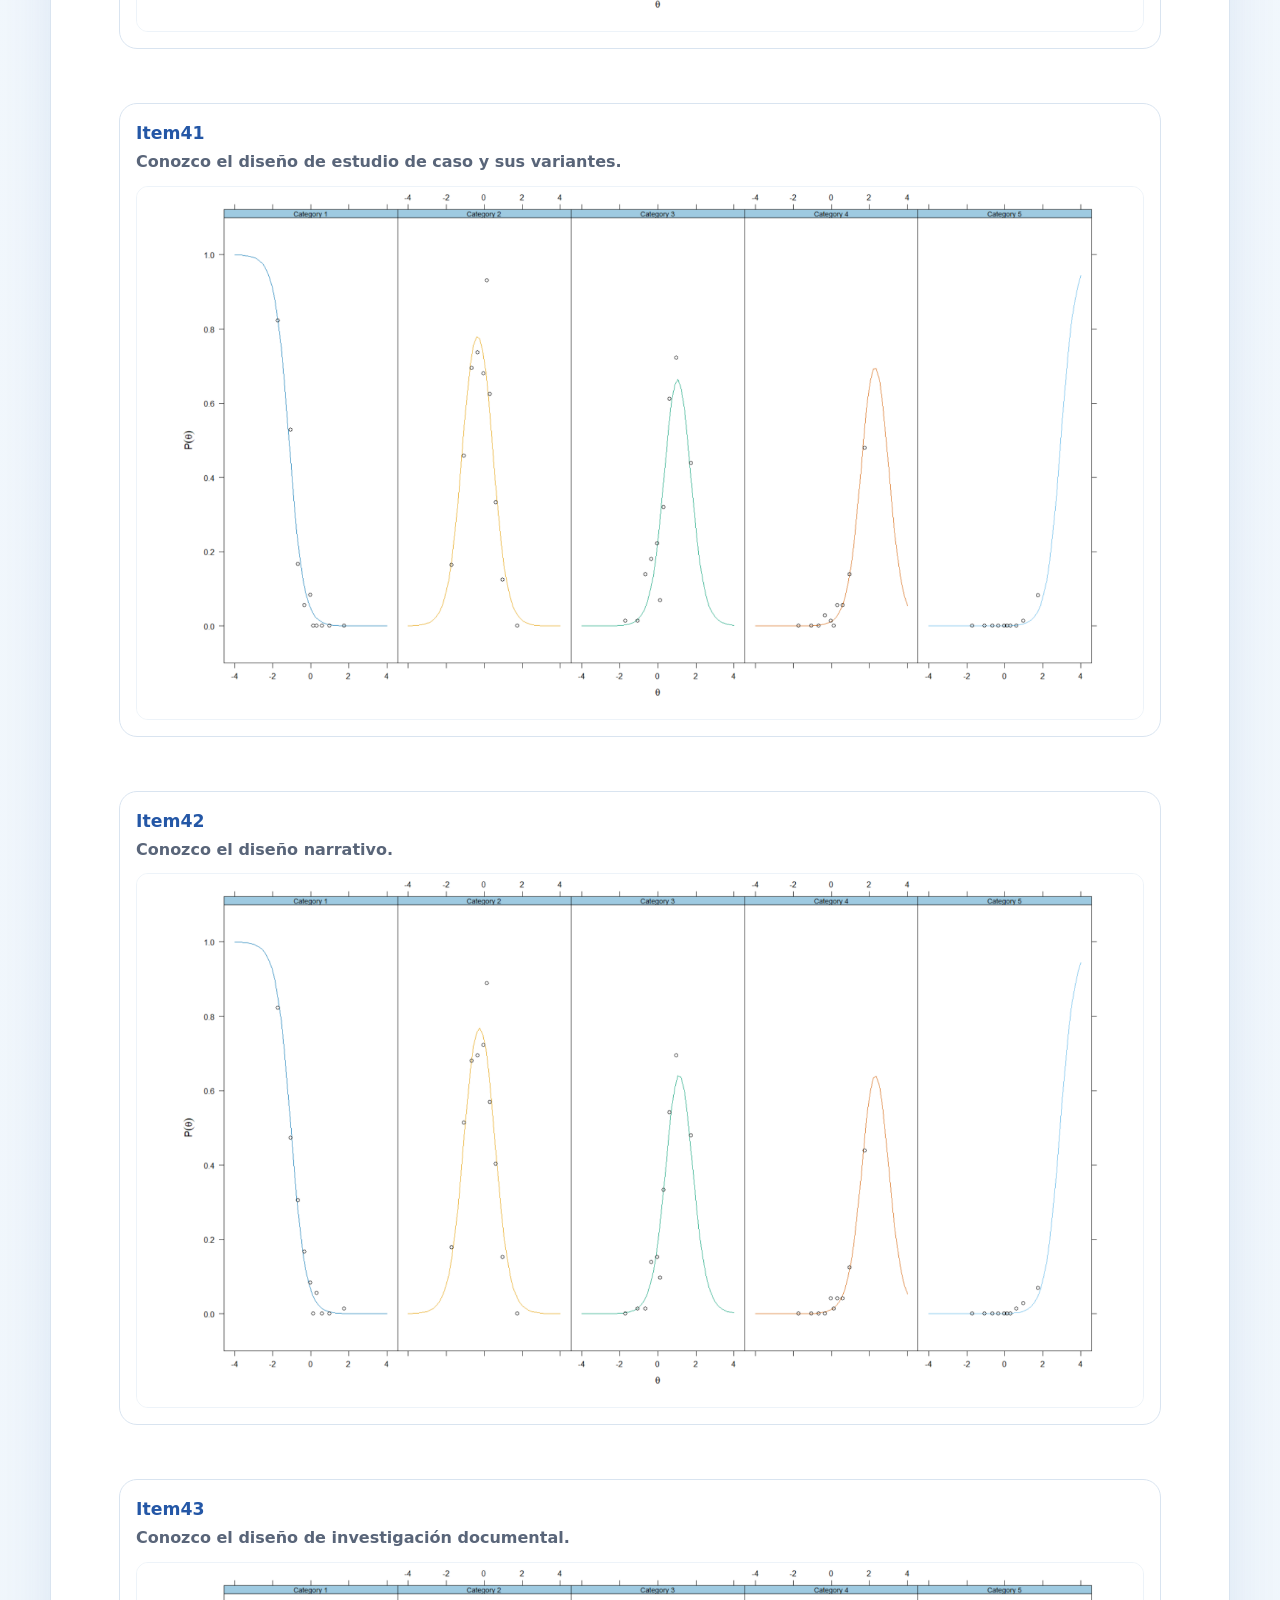
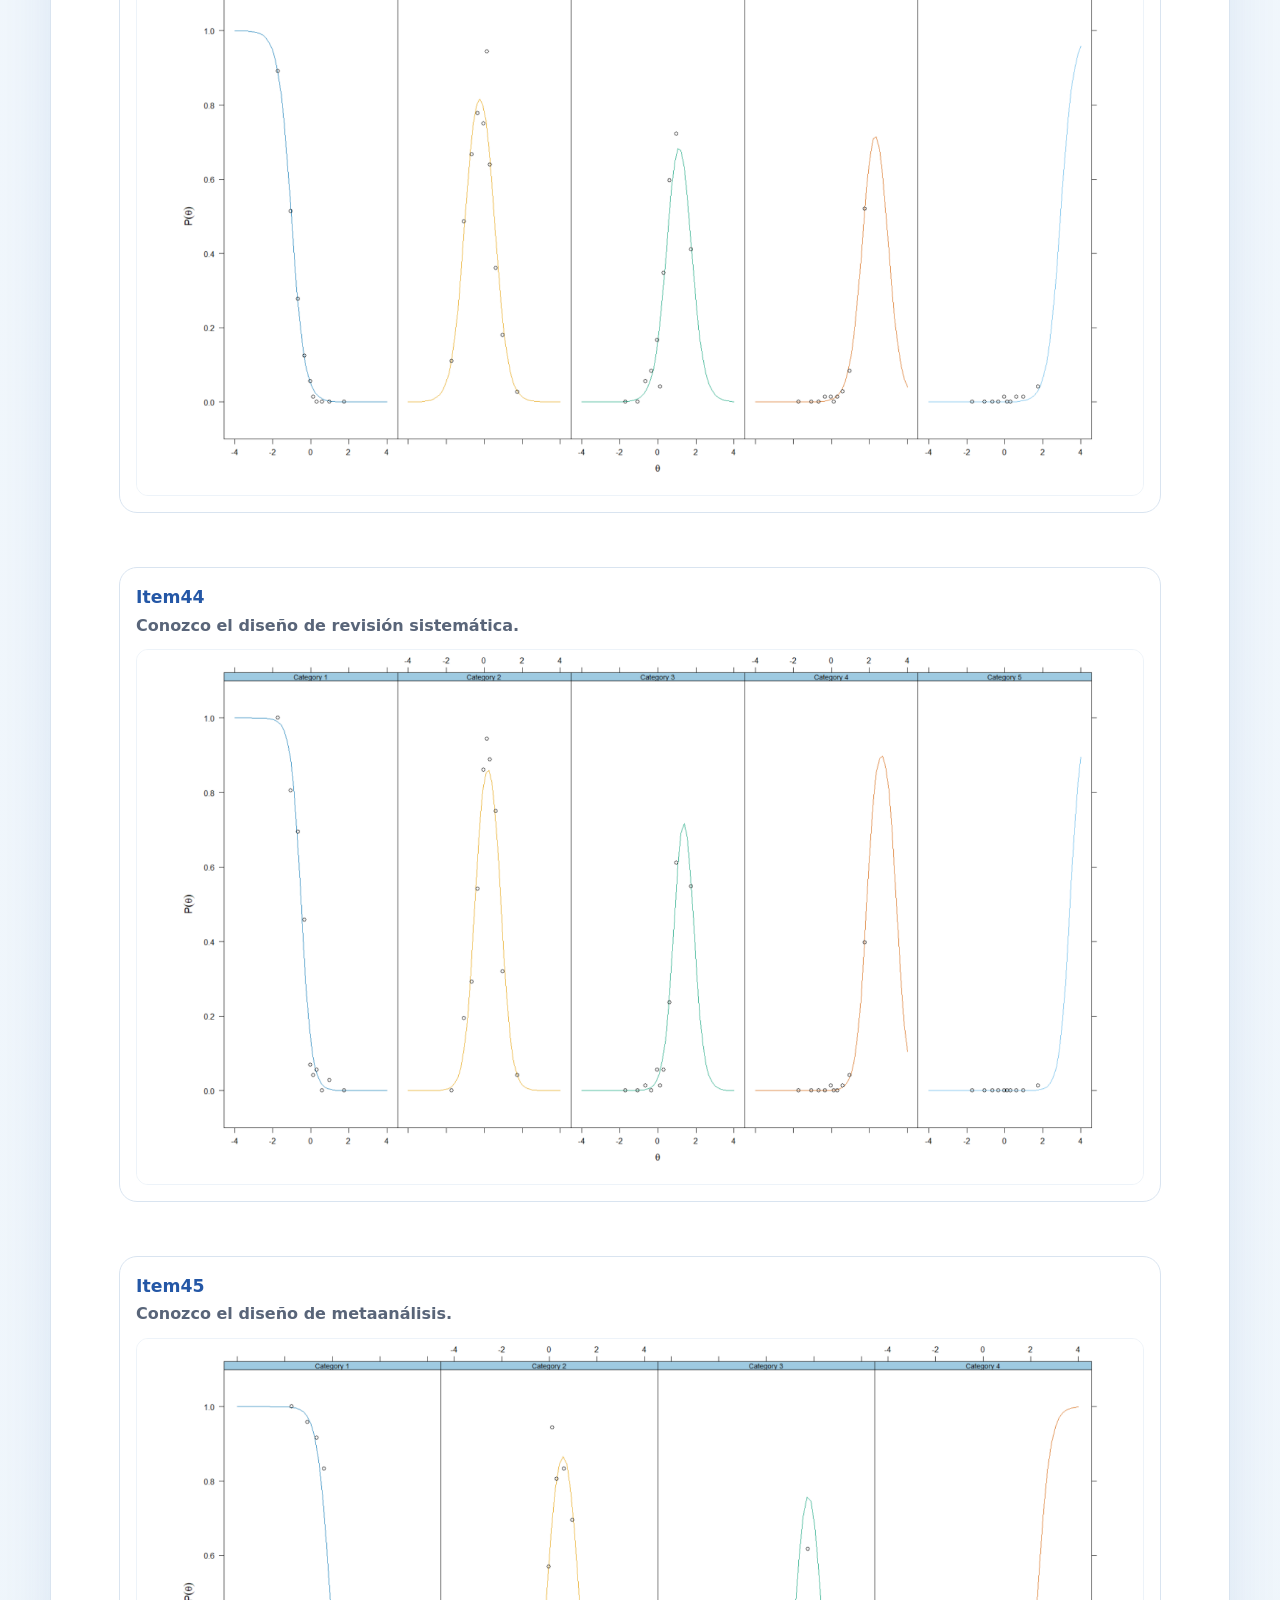
<file: metodo.html>
<!doctype html>
<html lang="es">
<head>
  <meta charset="utf-8">
  <meta name="viewport" content="width=device-width, initial-scale=1">
  <meta name="description" content="Evidencia psicométrica de Método">
  <title>EAN-IN | Método</title>
  <link rel="stylesheet" href="assets/styles.css?v=20260616c">
</head>
<body id="top">
<header class="site-header"><div class="container nav"><a class="brand" href="index.html"><span>EAN-IN</span><small>evidencia psicométrica completa</small></a><nav class="nav-links" aria-label="Navegación principal"><a href="index.html#resumen">Resumen</a><a href="index.html#constructos">Constructos</a><a href="index.html#descargas">Descargas</a><a href="index.html#privacidad">Privacidad</a></nav></div></header>

<main>
<section class="hero"><div class="container"><div class="eyebrow">Constructo EAN-IN</div><h1>Método</h1><p class="lead">Evidencia completa generada desde los archivos estructurados del análisis TRI. Incluye unidimensionalidad/ajuste global, independencia local, umbrales, cargas, coeficientes, ajuste de ítems, fiabilidad, diccionario de reactivos y figuras.</p><div class="hero-actions"><a class="btn primary" href="index.html#constructos">Volver al índice</a><a class="btn" href="#descargas">Descargar tablas</a></div></div></section>
<section class="container panel"><div class="toc"><a href="#items">Ítems</a><a href="#unidimensionalidad">Unidimensionalidad</a><a href="#independencia">Independencia local</a><a href="#umbrales">Umbrales</a><a href="#cargas">Cargas</a><a href="#itemfit">Ajuste de ítems</a><a href="#figuras">Figuras</a><a href="#descargas">Descargas</a></div></section>
<section class="container panel" id="items"><div class="section-title"><h2>Diccionario de reactivos</h2><p>Item37 a Item50</p></div><div class="table-wrap">
<table>
<thead><tr><th>Ítem</th><th>Reactivo</th></tr></thead>
<tbody>
<tr><td>Item37</td><td>Conozco el diseño de investigación-acción y sus variantes.</td></tr>
<tr><td>Item38</td><td>Conozco el diseño de teoría fundamentada y sus variantes.</td></tr>
<tr><td>Item39</td><td>Conozco el diseño de etnografía y sus variantes.</td></tr>
<tr><td>Item40</td><td>Conozco el diseño de fenomenología y sus variantes.</td></tr>
<tr><td>Item41</td><td>Conozco el diseño de estudio de caso y sus variantes.</td></tr>
<tr><td>Item42</td><td>Conozco el diseño narrativo.</td></tr>
<tr><td>Item43</td><td>Conozco el diseño de investigación documental.</td></tr>
<tr><td>Item44</td><td>Conozco el diseño de revisión sistemática.</td></tr>
<tr><td>Item45</td><td>Conozco el diseño de metaanálisis.</td></tr>
<tr><td>Item46</td><td>Conozco el diseño experimental.</td></tr>
<tr><td>Item47</td><td>Conozco el diseño no experimental (encuesta, correlacional y descriptivo).</td></tr>
<tr><td>Item48</td><td>Conozco el diseño cuasiexperimental.</td></tr>
<tr><td>Item49</td><td>Conozco el diseño preexperimental.</td></tr>
<tr><td>Item50</td><td>Conozco el diseño factorial.</td></tr>
</tbody></table></div></section>
<section class="container panel" id="unidimensionalidad"><div class="section-title"><h2>Unidimensionalidad y ajuste global GRM</h2><p>Estadísticos M2/C2 exportados desde el modelo GRM.</p></div><div class="table-wrap">
<table>
<thead><tr><th>Constructo</th><th>M2</th><th>df</th><th>p</th><th>RMSEA</th><th>RMSEA_5</th><th>RMSEA_95</th><th>SRMSR</th><th>TLI</th><th>CFI</th></tr></thead>
<tbody>
<tr><td>Metodo</td><td>1729.123</td><td>77</td><td>0</td><td>0.173</td><td>0.165</td><td>0.179</td><td>0.067</td><td>0.924</td><td>0.935</td></tr>
</tbody></table></div><h3>Fiabilidad marginal</h3><div class="table-wrap">
<table>
<thead><tr><th>Fiabilidad_marginal</th></tr></thead>
<tbody>
<tr><td>0.948</td></tr>
</tbody></table></div></section>
<section class="container panel" id="independencia"><div class="section-title"><h2>Independencia local</h2><p>Matrices y resúmenes de LD/Q3.</p></div><article class="subpanel">
<h3>Tabla 1. Grados de libertad y p-valores ajustados BH</h3>
<p class="note">Nota. Triángulo inferior = grados de libertad; triángulo superior = p-valores ajustados.</p>
<div class="table-wrap">
<table>
<thead><tr><th>Ítem</th><th>Item37</th><th>Item38</th><th>Item39</th><th>Item40</th><th>Item41</th><th>Item42</th><th>Item43</th><th>Item44</th><th>Item45</th><th>Item46</th><th>Item47</th><th>Item48</th><th>Item49</th><th>Item50</th></tr></thead>
<tbody>
<tr><td>Item37</td><td>—</td><td>0</td><td>0</td><td>0</td><td>0</td><td>0.003</td><td>0.001</td><td>0</td><td>0</td><td>0</td><td>0.021</td><td>0</td><td>0</td><td>0</td></tr>
<tr><td>Item38</td><td>16</td><td>—</td><td>0</td><td>0</td><td>0</td><td>0.020</td><td>0.006</td><td>0.001</td><td>0</td><td>0.001</td><td>0.174</td><td>0</td><td>0</td><td>0</td></tr>
<tr><td>Item39</td><td>16</td><td>16</td><td>—</td><td>0</td><td>0</td><td>0</td><td>0</td><td>0</td><td>0</td><td>0</td><td>0</td><td>0</td><td>0</td><td>0</td></tr>
<tr><td>Item40</td><td>16</td><td>16</td><td>16</td><td>—</td><td>0</td><td>0</td><td>0</td><td>0</td><td>0</td><td>0</td><td>0</td><td>0.005</td><td>0</td><td>0</td></tr>
<tr><td>Item41</td><td>16</td><td>16</td><td>16</td><td>16</td><td>—</td><td>0.001</td><td>0</td><td>0</td><td>0</td><td>0</td><td>0.007</td><td>0</td><td>0</td><td>0</td></tr>
<tr><td>Item42</td><td>16</td><td>16</td><td>16</td><td>16</td><td>16</td><td>—</td><td>0</td><td>0</td><td>0</td><td>0</td><td>0</td><td>0</td><td>0</td><td>0</td></tr>
<tr><td>Item43</td><td>16</td><td>16</td><td>16</td><td>16</td><td>16</td><td>16</td><td>—</td><td>0</td><td>0</td><td>0</td><td>0</td><td>0</td><td>0</td><td>0</td></tr>
<tr><td>Item44</td><td>16</td><td>16</td><td>16</td><td>16</td><td>16</td><td>16</td><td>16</td><td>—</td><td>0</td><td>0</td><td>0</td><td>0</td><td>0</td><td>0</td></tr>
<tr><td>Item45</td><td>12</td><td>12</td><td>12</td><td>12</td><td>12</td><td>12</td><td>12</td><td>12</td><td>—</td><td>0</td><td>0</td><td>0.002</td><td>0</td><td>0</td></tr>
<tr><td>Item46</td><td>16</td><td>16</td><td>16</td><td>16</td><td>16</td><td>16</td><td>16</td><td>16</td><td>12</td><td>—</td><td>0</td><td>0</td><td>0</td><td>0</td></tr>
<tr><td>Item47</td><td>16</td><td>16</td><td>16</td><td>16</td><td>16</td><td>16</td><td>16</td><td>16</td><td>12</td><td>16</td><td>—</td><td>0</td><td>0</td><td>0</td></tr>
<tr><td>Item48</td><td>12</td><td>12</td><td>12</td><td>12</td><td>12</td><td>12</td><td>12</td><td>12</td><td>9</td><td>12</td><td>12</td><td>—</td><td>0</td><td>0</td></tr>
<tr><td>Item49</td><td>12</td><td>12</td><td>12</td><td>12</td><td>12</td><td>12</td><td>12</td><td>12</td><td>9</td><td>12</td><td>12</td><td>9</td><td>—</td><td>0</td></tr>
<tr><td>Item50</td><td>12</td><td>12</td><td>12</td><td>12</td><td>12</td><td>12</td><td>12</td><td>12</td><td>9</td><td>12</td><td>12</td><td>9</td><td>9</td><td>—</td></tr>
</tbody></table></div>
</article>
<article class="subpanel">
<h3>Tabla 2. Resumen de correlaciones residuales estandarizadas LD</h3>
<div class="table-wrap">
<table>
<thead><tr><th>Min.</th><th>1er cuartil</th><th>Mediana</th><th>Media</th><th>3er cuartil</th><th>Máx.</th></tr></thead>
<tbody>
<tr><td>-0.337</td><td>-0.173</td><td>-0.150</td><td>-0.068</td><td>0.118</td><td>0.266</td></tr>
</tbody></table></div>
</article>
<article class="subpanel">
<h3>Tabla 3. Matriz LD y correlaciones residuales estandarizadas</h3>
<p class="note">Nota. Triángulo inferior = estadístico LD; triángulo superior = correlaciones residuales estandarizadas.</p>
<div class="table-wrap">
<table>
<thead><tr><th>Ítem</th><th>Item37</th><th>Item38</th><th>Item39</th><th>Item40</th><th>Item41</th><th>Item42</th><th>Item43</th><th>Item44</th><th>Item45</th><th>Item46</th><th>Item47</th><th>Item48</th><th>Item49</th><th>Item50</th></tr></thead>
<tbody>
<tr><td>Item37</td><td>—</td><td>0.230</td><td>0.156</td><td>-0.188</td><td>0.143</td><td>-0.112</td><td>0.116</td><td>-0.154</td><td>-0.200</td><td>-0.150</td><td>0.101</td><td>-0.207</td><td>-0.199</td><td>-0.199</td></tr>
<tr><td>Item38</td><td>152.952</td><td>—</td><td>0.175</td><td>0.157</td><td>0.137</td><td>-0.102</td><td>0.108</td><td>-0.116</td><td>-0.160</td><td>-0.120</td><td>-0.086</td><td>-0.156</td><td>-0.162</td><td>-0.170</td></tr>
<tr><td>Item39</td><td>69.906</td><td>87.957</td><td>—</td><td>0.202</td><td>0.135</td><td>-0.163</td><td>-0.337</td><td>-0.172</td><td>-0.170</td><td>-0.135</td><td>-0.153</td><td>-0.135</td><td>-0.168</td><td>-0.165</td></tr>
<tr><td>Item40</td><td>102.565</td><td>71.405</td><td>117.418</td><td>—</td><td>0.143</td><td>-0.139</td><td>-0.313</td><td>-0.121</td><td>-0.215</td><td>-0.154</td><td>-0.149</td><td>-0.114</td><td>-0.133</td><td>-0.158</td></tr>
<tr><td>Item41</td><td>59.138</td><td>54.035</td><td>53.019</td><td>59.152</td><td>—</td><td>0.117</td><td>0.266</td><td>-0.189</td><td>-0.205</td><td>-0.139</td><td>0.107</td><td>-0.144</td><td>-0.175</td><td>-0.187</td></tr>
<tr><td>Item42</td><td>36.092</td><td>29.797</td><td>76.455</td><td>55.928</td><td>39.761</td><td>—</td><td>0.178</td><td>0.125</td><td>-0.174</td><td>0.134</td><td>0.124</td><td>-0.167</td><td>-0.151</td><td>-0.158</td></tr>
<tr><td>Item43</td><td>38.758</td><td>33.854</td><td>327.041</td><td>282.809</td><td>204.333</td><td>91.060</td><td>—</td><td>0.231</td><td>-0.295</td><td>-0.157</td><td>0.152</td><td>-0.234</td><td>-0.241</td><td>-0.279</td></tr>
<tr><td>Item44</td><td>68.700</td><td>38.632</td><td>85.752</td><td>42.073</td><td>103.004</td><td>45.155</td><td>153.757</td><td>—</td><td>0.179</td><td>-0.171</td><td>-0.148</td><td>-0.151</td><td>-0.206</td><td>-0.163</td></tr>
<tr><td>Item45</td><td>86.539</td><td>55.460</td><td>62.881</td><td>99.964</td><td>90.641</td><td>65.327</td><td>188.329</td><td>69.183</td><td>—</td><td>-0.157</td><td>-0.146</td><td>0.112</td><td>0.120</td><td>0.161</td></tr>
<tr><td>Item46</td><td>65.156</td><td>41.299</td><td>52.296</td><td>68.491</td><td>56.148</td><td>51.906</td><td>71.059</td><td>84.373</td><td>53.128</td><td>—</td><td>0.197</td><td>-0.262</td><td>-0.220</td><td>-0.218</td></tr>
<tr><td>Item47</td><td>29.451</td><td>21.120</td><td>68.023</td><td>63.746</td><td>33.273</td><td>44.629</td><td>66.667</td><td>63.443</td><td>46.179</td><td>112.404</td><td>—</td><td>-0.205</td><td>-0.174</td><td>-0.165</td></tr>
<tr><td>Item48</td><td>92.807</td><td>52.729</td><td>39.681</td><td>28.292</td><td>44.904</td><td>60.589</td><td>118.104</td><td>49.591</td><td>26.937</td><td>148.997</td><td>91.285</td><td>—</td><td>0.247</td><td>0.170</td></tr>
<tr><td>Item49</td><td>85.683</td><td>56.576</td><td>61.291</td><td>38.525</td><td>66.276</td><td>49.382</td><td>125.857</td><td>91.662</td><td>30.958</td><td>104.685</td><td>65.425</td><td>132.603</td><td>—</td><td>0.235</td></tr>
<tr><td>Item50</td><td>86.084</td><td>62.408</td><td>58.698</td><td>53.769</td><td>76.009</td><td>53.755</td><td>169.035</td><td>57.757</td><td>56.362</td><td>103.134</td><td>59.224</td><td>62.274</td><td>119.567</td><td>—</td></tr>
</tbody></table></div>
</article>
<article class="subpanel">
<h3>Tabla 4. Estadísticos descriptivos Q3</h3>
<div class="table-wrap">
<table>
<thead><tr><th>Min.</th><th>1er cuartil</th><th>Mediana</th><th>Media</th><th>3er cuartil</th><th>Máx.</th></tr></thead>
<tbody>
<tr><td>-0.364</td><td>-0.225</td><td>-0.094</td><td>-0.071</td><td>0.013</td><td>0.479</td></tr>
</tbody></table></div>
</article>
<article class="subpanel">
<h3>Tabla 5. Matriz Q3 completa</h3>
<div class="table-wrap">
<table>
<thead><tr><th>Ítem</th><th>Item37</th><th>Item38</th><th>Item39</th><th>Item40</th><th>Item41</th><th>Item42</th><th>Item43</th><th>Item44</th><th>Item45</th><th>Item46</th><th>Item47</th><th>Item48</th><th>Item49</th><th>Item50</th></tr></thead>
<tbody>
<tr><td>Item37</td><td>1</td><td>0.381</td><td>0.102</td><td>-0.016</td><td>0.194</td><td>-0.049</td><td>0.008</td><td>-0.185</td><td>-0.293</td><td>-0.070</td><td>0.019</td><td>-0.249</td><td>-0.255</td><td>-0.259</td></tr>
<tr><td>Item38</td><td>0.381</td><td>1</td><td>0.081</td><td>-0.016</td><td>0.018</td><td>-0.016</td><td>-0.009</td><td>-0.070</td><td>-0.216</td><td>-0.162</td><td>-0.085</td><td>-0.304</td><td>-0.240</td><td>-0.226</td></tr>
<tr><td>Item39</td><td>0.102</td><td>0.081</td><td>1</td><td>0.407</td><td>0.188</td><td>-0.151</td><td>-0.047</td><td>-0.142</td><td>-0.206</td><td>-0.225</td><td>-0.259</td><td>-0.174</td><td>-0.237</td><td>-0.285</td></tr>
<tr><td>Item40</td><td>-0.016</td><td>-0.016</td><td>0.407</td><td>1</td><td>0.144</td><td>-0.122</td><td>-0.123</td><td>-0.076</td><td>-0.139</td><td>-0.256</td><td>-0.283</td><td>-0.112</td><td>-0.228</td><td>-0.225</td></tr>
<tr><td>Item41</td><td>0.194</td><td>0.018</td><td>0.188</td><td>0.144</td><td>1</td><td>0.032</td><td>0.076</td><td>-0.157</td><td>-0.330</td><td>-0.105</td><td>-0.005</td><td>-0.182</td><td>-0.364</td><td>-0.313</td></tr>
<tr><td>Item42</td><td>-0.049</td><td>-0.016</td><td>-0.151</td><td>-0.122</td><td>0.032</td><td>1</td><td>0.211</td><td>-0.020</td><td>-0.102</td><td>-0.030</td><td>0.057</td><td>-0.247</td><td>-0.232</td><td>-0.147</td></tr>
<tr><td>Item43</td><td>0.008</td><td>-0.009</td><td>-0.047</td><td>-0.123</td><td>0.076</td><td>0.211</td><td>1</td><td>0.121</td><td>-0.232</td><td>-0.058</td><td>0.058</td><td>-0.264</td><td>-0.329</td><td>-0.282</td></tr>
<tr><td>Item44</td><td>-0.185</td><td>-0.070</td><td>-0.142</td><td>-0.076</td><td>-0.157</td><td>-0.020</td><td>0.121</td><td>1</td><td>0.101</td><td>-0.152</td><td>-0.132</td><td>-0.155</td><td>-0.154</td><td>-0.094</td></tr>
<tr><td>Item45</td><td>-0.293</td><td>-0.216</td><td>-0.206</td><td>-0.139</td><td>-0.330</td><td>-0.102</td><td>-0.232</td><td>0.101</td><td>1</td><td>-0.086</td><td>-0.168</td><td>0.057</td><td>0.206</td><td>0.236</td></tr>
<tr><td>Item46</td><td>-0.070</td><td>-0.162</td><td>-0.225</td><td>-0.256</td><td>-0.105</td><td>-0.030</td><td>-0.058</td><td>-0.152</td><td>-0.086</td><td>1</td><td>0.304</td><td>-0.009</td><td>-0.054</td><td>-0.033</td></tr>
<tr><td>Item47</td><td>0.019</td><td>-0.085</td><td>-0.259</td><td>-0.283</td><td>-0.005</td><td>0.057</td><td>0.058</td><td>-0.132</td><td>-0.168</td><td>0.304</td><td>1</td><td>-0.061</td><td>-0.057</td><td>-0.058</td></tr>
<tr><td>Item48</td><td>-0.249</td><td>-0.304</td><td>-0.174</td><td>-0.112</td><td>-0.182</td><td>-0.247</td><td>-0.264</td><td>-0.155</td><td>0.057</td><td>-0.009</td><td>-0.061</td><td>1</td><td>0.473</td><td>0.241</td></tr>
<tr><td>Item49</td><td>-0.255</td><td>-0.240</td><td>-0.237</td><td>-0.228</td><td>-0.364</td><td>-0.232</td><td>-0.329</td><td>-0.154</td><td>0.206</td><td>-0.054</td><td>-0.057</td><td>0.473</td><td>1</td><td>0.479</td></tr>
<tr><td>Item50</td><td>-0.259</td><td>-0.226</td><td>-0.285</td><td>-0.225</td><td>-0.313</td><td>-0.147</td><td>-0.282</td><td>-0.094</td><td>0.236</td><td>-0.033</td><td>-0.058</td><td>0.241</td><td>0.479</td><td>1</td></tr>
</tbody></table></div>
</article>
<article class="subpanel">
<h3>Tabla 6. Matriz Q3 en formato triangular superior</h3>
<div class="table-wrap">
<table>
<thead><tr><th>Ítem</th><th>Item37</th><th>Item38</th><th>Item39</th><th>Item40</th><th>Item41</th><th>Item42</th><th>Item43</th><th>Item44</th><th>Item45</th><th>Item46</th><th>Item47</th><th>Item48</th><th>Item49</th><th>Item50</th></tr></thead>
<tbody>
<tr><td>Item37</td><td>—</td><td>0.381</td><td>0.102</td><td>-0.016</td><td>0.194</td><td>-0.049</td><td>0.008</td><td>-0.185</td><td>-0.293</td><td>-0.070</td><td>0.019</td><td>-0.249</td><td>-0.255</td><td>-0.259</td></tr>
<tr><td>Item38</td><td></td><td>—</td><td>0.081</td><td>-0.016</td><td>0.018</td><td>-0.016</td><td>-0.009</td><td>-0.070</td><td>-0.216</td><td>-0.162</td><td>-0.085</td><td>-0.304</td><td>-0.240</td><td>-0.226</td></tr>
<tr><td>Item39</td><td></td><td></td><td>—</td><td>0.407</td><td>0.188</td><td>-0.151</td><td>-0.047</td><td>-0.142</td><td>-0.206</td><td>-0.225</td><td>-0.259</td><td>-0.174</td><td>-0.237</td><td>-0.285</td></tr>
<tr><td>Item40</td><td></td><td></td><td></td><td>—</td><td>0.144</td><td>-0.122</td><td>-0.123</td><td>-0.076</td><td>-0.139</td><td>-0.256</td><td>-0.283</td><td>-0.112</td><td>-0.228</td><td>-0.225</td></tr>
<tr><td>Item41</td><td></td><td></td><td></td><td></td><td>—</td><td>0.032</td><td>0.076</td><td>-0.157</td><td>-0.330</td><td>-0.105</td><td>-0.005</td><td>-0.182</td><td>-0.364</td><td>-0.313</td></tr>
<tr><td>Item42</td><td></td><td></td><td></td><td></td><td></td><td>—</td><td>0.211</td><td>-0.020</td><td>-0.102</td><td>-0.030</td><td>0.057</td><td>-0.247</td><td>-0.232</td><td>-0.147</td></tr>
<tr><td>Item43</td><td></td><td></td><td></td><td></td><td></td><td></td><td>—</td><td>0.121</td><td>-0.232</td><td>-0.058</td><td>0.058</td><td>-0.264</td><td>-0.329</td><td>-0.282</td></tr>
<tr><td>Item44</td><td></td><td></td><td></td><td></td><td></td><td></td><td></td><td>—</td><td>0.101</td><td>-0.152</td><td>-0.132</td><td>-0.155</td><td>-0.154</td><td>-0.094</td></tr>
<tr><td>Item45</td><td></td><td></td><td></td><td></td><td></td><td></td><td></td><td></td><td>—</td><td>-0.086</td><td>-0.168</td><td>0.057</td><td>0.206</td><td>0.236</td></tr>
<tr><td>Item46</td><td></td><td></td><td></td><td></td><td></td><td></td><td></td><td></td><td></td><td>—</td><td>0.304</td><td>-0.009</td><td>-0.054</td><td>-0.033</td></tr>
<tr><td>Item47</td><td></td><td></td><td></td><td></td><td></td><td></td><td></td><td></td><td></td><td></td><td>—</td><td>-0.061</td><td>-0.057</td><td>-0.058</td></tr>
<tr><td>Item48</td><td></td><td></td><td></td><td></td><td></td><td></td><td></td><td></td><td></td><td></td><td></td><td>—</td><td>0.473</td><td>0.241</td></tr>
<tr><td>Item49</td><td></td><td></td><td></td><td></td><td></td><td></td><td></td><td></td><td></td><td></td><td></td><td></td><td>—</td><td>0.479</td></tr>
<tr><td>Item50</td><td></td><td></td><td></td><td></td><td></td><td></td><td></td><td></td><td></td><td></td><td></td><td></td><td></td><td>—</td></tr>
</tbody></table></div>
</article></section>
<section class="container panel" id="umbrales"><div class="section-title"><h2>Umbrales y discriminación GRM</h2><p>Parámetros a y b1-b4 por ítem.</p></div><div class="table-wrap">
<table>
<thead><tr><th>a</th><th>b1</th><th>b2</th><th>b3</th><th>b4</th><th>Item</th></tr></thead>
<tbody>
<tr><td>2.343</td><td>-1.315</td><td>0.343</td><td>1.582</td><td>2.942</td><td>Item37</td></tr>
<tr><td>3.075</td><td>-0.882</td><td>0.611</td><td>1.713</td><td>3.337</td><td>Item38</td></tr>
<tr><td>2.819</td><td>-0.736</td><td>0.749</td><td>1.844</td><td>3.675</td><td>Item39</td></tr>
<tr><td>3.189</td><td>-0.538</td><td>0.925</td><td>1.919</td><td>3.141</td><td>Item40</td></tr>
<tr><td>2.653</td><td>-1.143</td><td>0.434</td><td>1.641</td><td>2.940</td><td>Item41</td></tr>
<tr><td>2.573</td><td>-1.047</td><td>0.534</td><td>1.719</td><td>2.902</td><td>Item42</td></tr>
<tr><td>2.926</td><td>-1.021</td><td>0.544</td><td>1.692</td><td>2.923</td><td>Item43</td></tr>
<tr><td>3.732</td><td>-0.505</td><td>0.889</td><td>1.855</td><td>3.427</td><td>Item44</td></tr>
<tr><td>3.855</td><td>-0.112</td><td>1.254</td><td>2.288</td><td></td><td>Item45</td></tr>
<tr><td>3.051</td><td>-0.713</td><td>0.677</td><td>1.928</td><td>3.191</td><td>Item46</td></tr>
<tr><td>2.461</td><td>-1.043</td><td>0.455</td><td>1.630</td><td>2.774</td><td>Item47</td></tr>
<tr><td>2.924</td><td>-0.163</td><td>1.226</td><td>2.424</td><td></td><td>Item48</td></tr>
<tr><td>3.188</td><td>-0.082</td><td>1.322</td><td>2.562</td><td></td><td>Item49</td></tr>
<tr><td>2.883</td><td>0.006</td><td>1.368</td><td>2.570</td><td></td><td>Item50</td></tr>
</tbody></table></div></section>
<section class="container panel" id="cargas"><div class="section-title"><h2>Cargas factoriales y coeficientes</h2><p>Cargas F1/h2 y coeficientes en métrica d.</p></div><article class="subpanel"><h3>Cargas factoriales</h3><div class="table-wrap">
<table>
<thead><tr><th>Item</th><th>F1</th><th>h2</th></tr></thead>
<tbody>
<tr><td>Item37</td><td>0.809</td><td>0.655</td></tr>
<tr><td>Item38</td><td>0.875</td><td>0.765</td></tr>
<tr><td>Item39</td><td>0.856</td><td>0.733</td></tr>
<tr><td>Item40</td><td>0.882</td><td>0.778</td></tr>
<tr><td>Item41</td><td>0.842</td><td>0.708</td></tr>
<tr><td>Item42</td><td>0.834</td><td>0.696</td></tr>
<tr><td>Item43</td><td>0.864</td><td>0.747</td></tr>
<tr><td>Item44</td><td>0.910</td><td>0.828</td></tr>
<tr><td>Item45</td><td>0.915</td><td>0.837</td></tr>
<tr><td>Item46</td><td>0.873</td><td>0.763</td></tr>
<tr><td>Item47</td><td>0.822</td><td>0.676</td></tr>
<tr><td>Item48</td><td>0.864</td><td>0.747</td></tr>
<tr><td>Item49</td><td>0.882</td><td>0.778</td></tr>
<tr><td>Item50</td><td>0.861</td><td>0.742</td></tr>
</tbody></table></div></article><article class="subpanel"><h3>Coeficientes d</h3><div class="table-wrap">
<table>
<thead><tr><th>Item</th><th>a1</th><th>d1</th><th>d2</th><th>d3</th><th>d4</th></tr></thead>
<tbody>
<tr><td>Item37</td><td>2.343</td><td>3.081</td><td>-0.803</td><td>-3.708</td><td>-6.894</td></tr>
<tr><td>Item38</td><td>3.075</td><td>2.711</td><td>-1.879</td><td>-5.266</td><td>-10.261</td></tr>
<tr><td>Item39</td><td>2.819</td><td>2.074</td><td>-2.110</td><td>-5.199</td><td>-10.360</td></tr>
<tr><td>Item40</td><td>3.189</td><td>1.716</td><td>-2.950</td><td>-6.119</td><td>-10.018</td></tr>
<tr><td>Item41</td><td>2.653</td><td>3.032</td><td>-1.152</td><td>-4.353</td><td>-7.798</td></tr>
<tr><td>Item42</td><td>2.573</td><td>2.695</td><td>-1.374</td><td>-4.425</td><td>-7.467</td></tr>
<tr><td>Item43</td><td>2.926</td><td>2.988</td><td>-1.593</td><td>-4.952</td><td>-8.554</td></tr>
<tr><td>Item44</td><td>3.732</td><td>1.886</td><td>-3.318</td><td>-6.924</td><td>-12.790</td></tr>
<tr><td>Item45</td><td>3.855</td><td>0.430</td><td>-4.832</td><td>-8.819</td><td></td></tr>
<tr><td>Item46</td><td>3.051</td><td>2.175</td><td>-2.067</td><td>-5.881</td><td>-9.736</td></tr>
<tr><td>Item47</td><td>2.461</td><td>2.567</td><td>-1.119</td><td>-4.011</td><td>-6.828</td></tr>
<tr><td>Item48</td><td>2.924</td><td>0.476</td><td>-3.584</td><td>-7.086</td><td></td></tr>
<tr><td>Item49</td><td>3.188</td><td>0.260</td><td>-4.214</td><td>-8.169</td><td></td></tr>
<tr><td>Item50</td><td>2.883</td><td>-0.018</td><td>-3.945</td><td>-7.411</td><td></td></tr>
</tbody></table></div></article></section>
<section class="container panel" id="itemfit"><div class="section-title"><h2>Ajuste de ítems</h2><p>Bootstrapping 5000. Ítems con p.S_X2 &lt; .05: 9 de 14.</p></div><div class="table-wrap">
<table>
<thead><tr><th>item</th><th>Zh</th><th>outfit</th><th>z.outfit</th><th>infit</th><th>z.infit</th><th>S_X2</th><th>df.S_X2</th><th>RMSEA.S_X2</th><th>p.S_X2</th><th>X2_star</th><th>p.X2_star</th></tr></thead>
<tbody>
<tr><td>Item37</td><td>1.04850729078895</td><td>0.992760286458402</td><td>-0.0997345176930236</td><td>0.968342389694702</td><td>-0.520591678478917</td><td>89.2393370593365</td><td>48</td><td>0.0345197456088128</td><td>0.000278779101374972</td><td>92.5285751184858</td><td>0.006</td></tr>
<tr><td>Item38</td><td>1.42024960953234</td><td>0.883032387976346</td><td>-1.54945847908311</td><td>0.918430149317195</td><td>-1.36627759836776</td><td>62.3682530368859</td><td>37</td><td>0.0308373312601141</td><td>0.00564790013041215</td><td>21.3419994970548</td><td>0.196</td></tr>
<tr><td>Item39</td><td>1.14119260314048</td><td>0.917704463204904</td><td>-1.01979478000114</td><td>0.965209512919506</td><td>-0.553011175723834</td><td>53.2375143558471</td><td>39</td><td>0.0225017943702048</td><td>0.0638948238094906</td><td>35.2635073478636</td><td>0.0498</td></tr>
<tr><td>Item40</td><td>1.24371617176328</td><td>0.873556323677051</td><td>-1.10863999763457</td><td>0.939478946517927</td><td>-0.925526445282972</td><td>34.4420808983939</td><td>33</td><td>0.00778520781342862</td><td>0.398639340612981</td><td>28.3452004352723</td><td>0.1036</td></tr>
<tr><td>Item41</td><td>1.27328775970351</td><td>0.939101438390488</td><td>-0.960394952906924</td><td>0.928244239200817</td><td>-1.21331210624489</td><td>54.3380835450091</td><td>43</td><td>0.0191235258063847</td><td>0.115133957789396</td><td>41.104707692593</td><td>0.032</td></tr>
<tr><td>Item42</td><td>1.0730331073941</td><td>0.942424204062389</td><td>-0.869408667666305</td><td>0.958756642247094</td><td>-0.66008257434618</td><td>86.7076007355525</td><td>43</td><td>0.0375471193762271</td><td>8.9032474640743e-05</td><td>26.6888302013503</td><td>0.1188</td></tr>
<tr><td>Item43</td><td>1.25336551949103</td><td>0.958676387522932</td><td>-0.580336467861287</td><td>0.965860394270163</td><td>-0.546439492400138</td><td>51.2805953481107</td><td>37</td><td>0.0231368729744077</td><td>0.059384853354652</td><td>55.8024813283526</td><td>0.0208</td></tr>
<tr><td>Item44</td><td>1.44338490259745</td><td>0.862299310519625</td><td>-0.867520397817982</td><td>0.924339934194777</td><td>-1.17887643436843</td><td>48.1065314270053</td><td>33</td><td>0.0251975187451097</td><td>0.0433576853859234</td><td>43.8716683723656</td><td>0.0434</td></tr>
<tr><td>Item45</td><td>1.78146818068685</td><td>0.879508031851245</td><td>-0.644039029826187</td><td>0.864130159398319</td><td>-2.26266539178072</td><td>46.0229443635372</td><td>27</td><td>0.0312600274052726</td><td>0.0126507760694216</td><td>47.2249623723213</td><td>0.0122</td></tr>
<tr><td>Item46</td><td>1.28446152968453</td><td>0.885081989454076</td><td>-1.33400525652912</td><td>0.951333259613468</td><td>-0.795015424809749</td><td>56.6607731802958</td><td>35</td><td>0.0292978211031257</td><td>0.0116881236286971</td><td>40.98532300977</td><td>0.0432</td></tr>
<tr><td>Item47</td><td>1.0360876543368</td><td>0.976733303351274</td><td>-0.33923967567068</td><td>0.986870763932636</td><td>-0.195852844979647</td><td>61.1040787323574</td><td>47</td><td>0.0204012040906621</td><td>0.0811158018689202</td><td>46.3543698725951</td><td>0.0236</td></tr>
<tr><td>Item48</td><td>1.28658709021331</td><td>0.848354575724393</td><td>-0.952428880514536</td><td>0.915978199105068</td><td>-1.37923223472315</td><td>66.4922455597751</td><td>36</td><td>0.0342748704179959</td><td>0.00147376915191358</td><td>29.4901785913868</td><td>0.0422</td></tr>
<tr><td>Item49</td><td>1.41278183562083</td><td>0.78709225921937</td><td>-1.33882036871543</td><td>0.930496793719393</td><td>-1.14838454928118</td><td>61.2696441644895</td><td>33</td><td>0.0344695464251025</td><td>0.00199298220544323</td><td>28.0104575482291</td><td>0.0546</td></tr>
<tr><td>Item50</td><td>1.30567121229186</td><td>0.7756160418177</td><td>-1.3002259872611</td><td>0.946665478863027</td><td>-0.84980384833174</td><td>79.7400328993236</td><td>38</td><td>0.0390316546809573</td><td>8.64480576491066e-05</td><td>42.6002341462877</td><td>0.017</td></tr>
</tbody></table></div><p class="note">Los resultados de ajuste a la persona y puntuaciones EAP se conservan localmente porque contienen información por caso. No se publican en este sitio.</p></section>
<section class="container panel" id="figuras"><div class="section-title"><h2>Figuras del constructo</h2><p>Curvas, información, distribución, fiabilidad y WrightMap.</p></div><div class="figure-grid"><figure class="figure-card"><img src="assets/media/Metodo/Metodo_CCI.png" alt="Metodo_CCI.png"><figcaption>Metodo_CCI.png</figcaption></figure><figure class="figure-card"><img src="assets/media/Metodo/Metodo_IIF.png" alt="Metodo_IIF.png"><figcaption>Metodo_IIF.png</figcaption></figure><figure class="figure-card"><img src="assets/media/Metodo/Metodo_TIFySEC.png" alt="Metodo_TIFySEC.png"><figcaption>Metodo_TIFySEC.png</figcaption></figure><figure class="figure-card"><img src="assets/media/Metodo/Metodo_Fiabilidad.png" alt="Metodo_Fiabilidad.png"><figcaption>Metodo_Fiabilidad.png</figcaption></figure><figure class="figure-card"><img src="assets/media/Metodo/Metodo_distribucionaposteriori.png" alt="Metodo_distribucionaposteriori.png"><figcaption>Metodo_distribucionaposteriori.png</figcaption></figure><figure class="figure-card"><img src="assets/media/Metodo/Metodo_puntuacioneshist.png" alt="Metodo_puntuacioneshist.png"><figcaption>Metodo_puntuacioneshist.png</figcaption></figure><figure class="figure-card"><img src="assets/media/Metodo/Metodo_wrightmap.png" alt="Metodo_wrightmap.png"><figcaption>Metodo_wrightmap.png</figcaption></figure></div></section>
<section class="container panel itemfit-section" id="ajuste-grafico-items"><div class="section-title"><h2>Ajuste gráfico por ítem</h2><p>Cada figura corresponde al ítem EAN-IN indicado arriba.</p></div><p class="note">Nota. Se omitieron los títulos internos de RStudio para evitar confusión; la correspondencia real aparece en la leyenda de cada figura.</p><div class="itemfit-grid"><figure class="figure-card itemfit-card">
  <figcaption><strong>Item37</strong><span>Conozco el diseño de investigación-acción y sus variantes.</span></figcaption>
  <img src="assets/media/Metodo/itemfit/Metodo_Item37_itemfit.png?v=20260616b" alt="Ajuste gráfico de Item37: Conozco el diseño de investigación-acción y sus variantes." loading="lazy">
</figure><figure class="figure-card itemfit-card">
  <figcaption><strong>Item38</strong><span>Conozco el diseño de teoría fundamentada y sus variantes.</span></figcaption>
  <img src="assets/media/Metodo/itemfit/Metodo_Item38_itemfit.png?v=20260616b" alt="Ajuste gráfico de Item38: Conozco el diseño de teoría fundamentada y sus variantes." loading="lazy">
</figure><figure class="figure-card itemfit-card">
  <figcaption><strong>Item39</strong><span>Conozco el diseño de etnografía y sus variantes.</span></figcaption>
  <img src="assets/media/Metodo/itemfit/Metodo_Item39_itemfit.png?v=20260616b" alt="Ajuste gráfico de Item39: Conozco el diseño de etnografía y sus variantes." loading="lazy">
</figure><figure class="figure-card itemfit-card">
  <figcaption><strong>Item40</strong><span>Conozco el diseño de fenomenología y sus variantes.</span></figcaption>
  <img src="assets/media/Metodo/itemfit/Metodo_Item40_itemfit.png?v=20260616b" alt="Ajuste gráfico de Item40: Conozco el diseño de fenomenología y sus variantes." loading="lazy">
</figure><figure class="figure-card itemfit-card">
  <figcaption><strong>Item41</strong><span>Conozco el diseño de estudio de caso y sus variantes.</span></figcaption>
  <img src="assets/media/Metodo/itemfit/Metodo_Item41_itemfit.png?v=20260616b" alt="Ajuste gráfico de Item41: Conozco el diseño de estudio de caso y sus variantes." loading="lazy">
</figure><figure class="figure-card itemfit-card">
  <figcaption><strong>Item42</strong><span>Conozco el diseño narrativo.</span></figcaption>
  <img src="assets/media/Metodo/itemfit/Metodo_Item42_itemfit.png?v=20260616b" alt="Ajuste gráfico de Item42: Conozco el diseño narrativo." loading="lazy">
</figure><figure class="figure-card itemfit-card">
  <figcaption><strong>Item43</strong><span>Conozco el diseño de investigación documental.</span></figcaption>
  <img src="assets/media/Metodo/itemfit/Metodo_Item43_itemfit.png?v=20260616b" alt="Ajuste gráfico de Item43: Conozco el diseño de investigación documental." loading="lazy">
</figure><figure class="figure-card itemfit-card">
  <figcaption><strong>Item44</strong><span>Conozco el diseño de revisión sistemática.</span></figcaption>
  <img src="assets/media/Metodo/itemfit/Metodo_Item44_itemfit.png?v=20260616b" alt="Ajuste gráfico de Item44: Conozco el diseño de revisión sistemática." loading="lazy">
</figure><figure class="figure-card itemfit-card">
  <figcaption><strong>Item45</strong><span>Conozco el diseño de metaanálisis.</span></figcaption>
  <img src="assets/media/Metodo/itemfit/Metodo_Item45_itemfit.png?v=20260616b" alt="Ajuste gráfico de Item45: Conozco el diseño de metaanálisis." loading="lazy">
</figure><figure class="figure-card itemfit-card">
  <figcaption><strong>Item46</strong><span>Conozco el diseño experimental.</span></figcaption>
  <img src="assets/media/Metodo/itemfit/Metodo_Item46_itemfit.png?v=20260616b" alt="Ajuste gráfico de Item46: Conozco el diseño experimental." loading="lazy">
</figure><figure class="figure-card itemfit-card">
  <figcaption><strong>Item47</strong><span>Conozco el diseño no experimental (encuesta, correlacional y descriptivo).</span></figcaption>
  <img src="assets/media/Metodo/itemfit/Metodo_Item47_itemfit.png?v=20260616b" alt="Ajuste gráfico de Item47: Conozco el diseño no experimental (encuesta, correlacional y descriptivo)." loading="lazy">
</figure><figure class="figure-card itemfit-card">
  <figcaption><strong>Item48</strong><span>Conozco el diseño cuasiexperimental.</span></figcaption>
  <img src="assets/media/Metodo/itemfit/Metodo_Item48_itemfit.png?v=20260616b" alt="Ajuste gráfico de Item48: Conozco el diseño cuasiexperimental." loading="lazy">
</figure><figure class="figure-card itemfit-card">
  <figcaption><strong>Item49</strong><span>Conozco el diseño preexperimental.</span></figcaption>
  <img src="assets/media/Metodo/itemfit/Metodo_Item49_itemfit.png?v=20260616b" alt="Ajuste gráfico de Item49: Conozco el diseño preexperimental." loading="lazy">
</figure><figure class="figure-card itemfit-card">
  <figcaption><strong>Item50</strong><span>Conozco el diseño factorial.</span></figcaption>
  <img src="assets/media/Metodo/itemfit/Metodo_Item50_itemfit.png?v=20260616b" alt="Ajuste gráfico de Item50: Conozco el diseño factorial." loading="lazy">
</figure></div></section>
<section class="container panel" id="descargas"><div class="section-title"><h2>Descargas agregadas</h2><p>Archivos publicados sin datos crudos ni respuestas individuales.</p></div><div class="downloads"><a class="btn" href="assets/data/Metodo/Metodo_C2_GRM.xlsx" download>Metodo_C2_GRM.xlsx</a><a class="btn" href="assets/data/Metodo/Metodo_Cargas_Factoriales_GRM.xlsx" download>Metodo_Cargas_Factoriales_GRM.xlsx</a><a class="btn" href="assets/data/Metodo/Metodo_coeficientes_d_GRM.xlsx" download>Metodo_coeficientes_d_GRM.xlsx</a><a class="btn" href="assets/data/Metodo/Metodo_fiabilidad_marginal.xlsx" download>Metodo_fiabilidad_marginal.xlsx</a><a class="btn" href="assets/data/Metodo/Metodo_grm_01_itemfit_boot5000.csv" download>Metodo_grm_01_itemfit_boot5000.csv</a><a class="btn" href="assets/data/Metodo/Metodo_Umbrales_GRM.xlsx" download>Metodo_Umbrales_GRM.xlsx</a><a class="btn" href="assets/data/Independencia_local_todos_constructos.xlsx" download>Independencia_local_todos_constructos.xlsx</a></div></section>
</main>
<footer class="footer"><div class="container">Sitio académico suplementario generado para documentar resultados psicométricos del EAN-IN. Última actualización: 16 de junio de 2026. No incluye datos crudos ni respuestas individuales.</div></footer>
<script src="assets/site.js"></script>
</body>
</html>
</file>
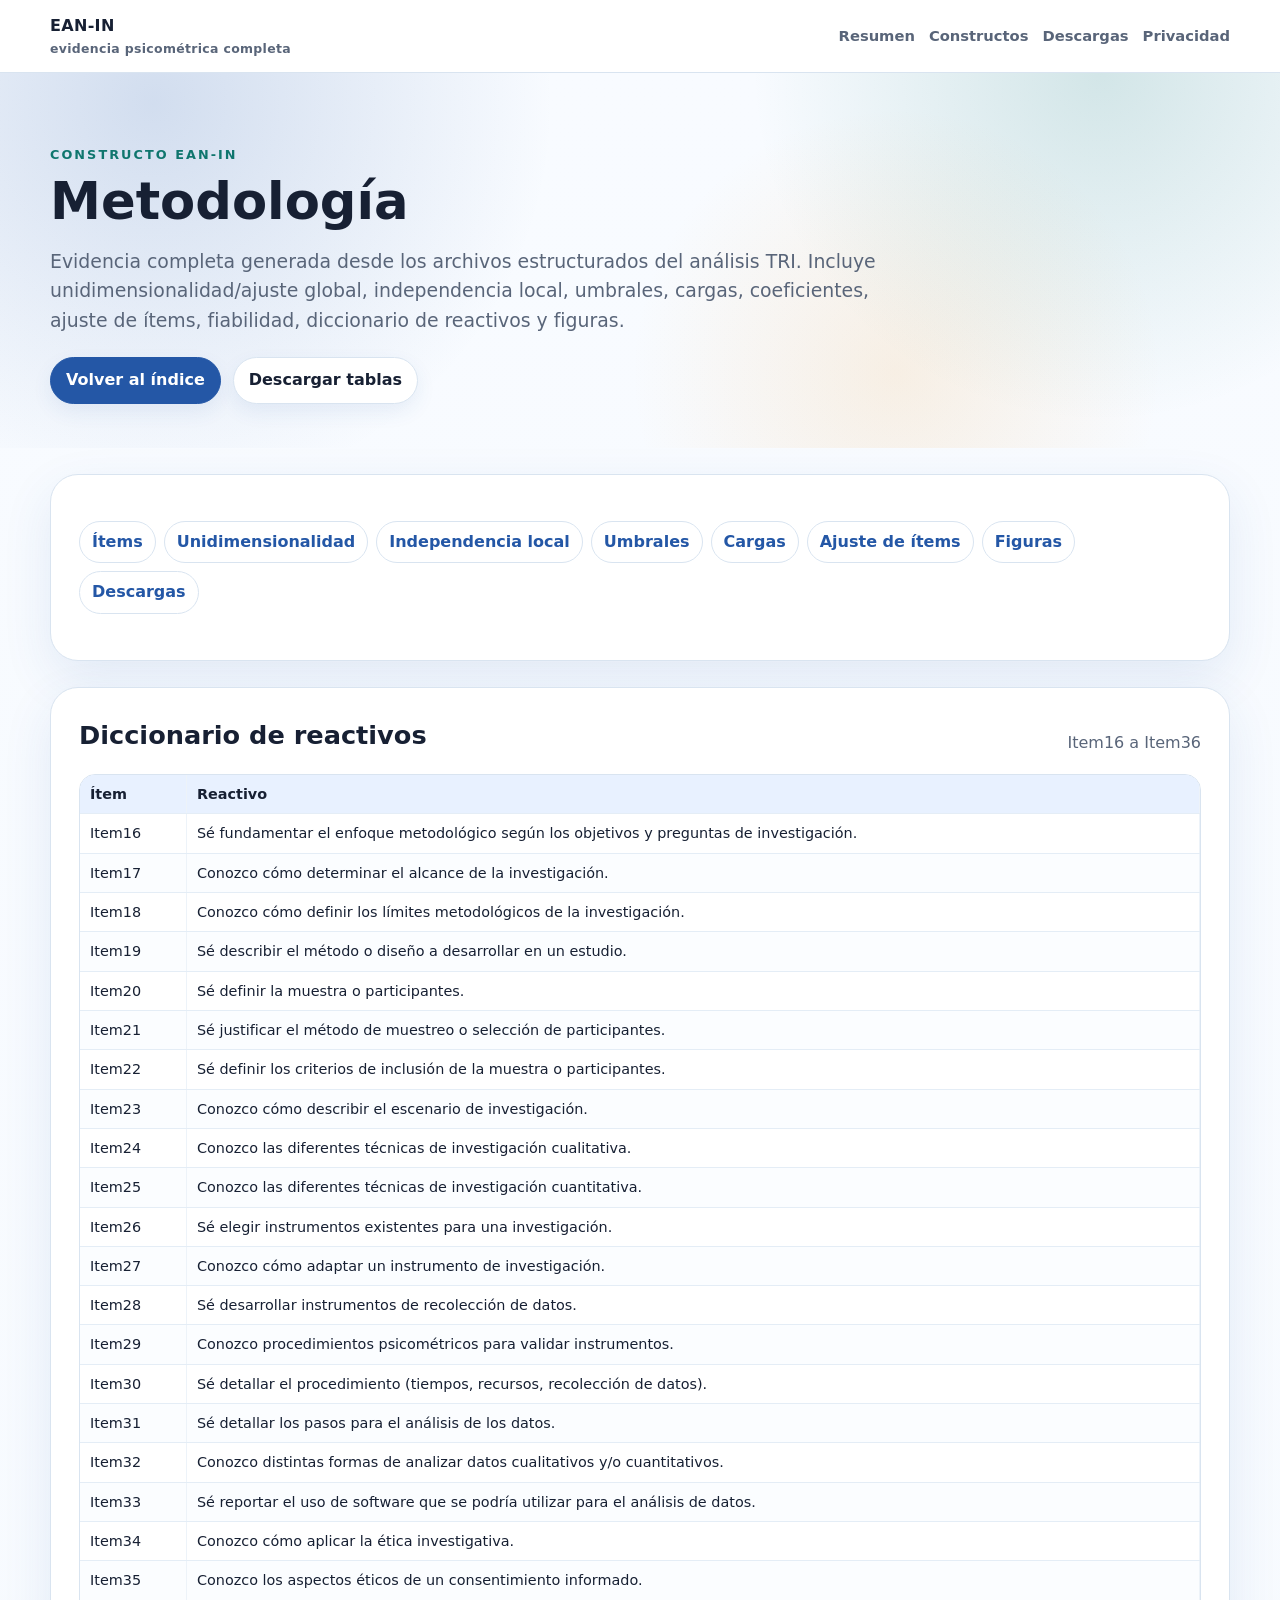
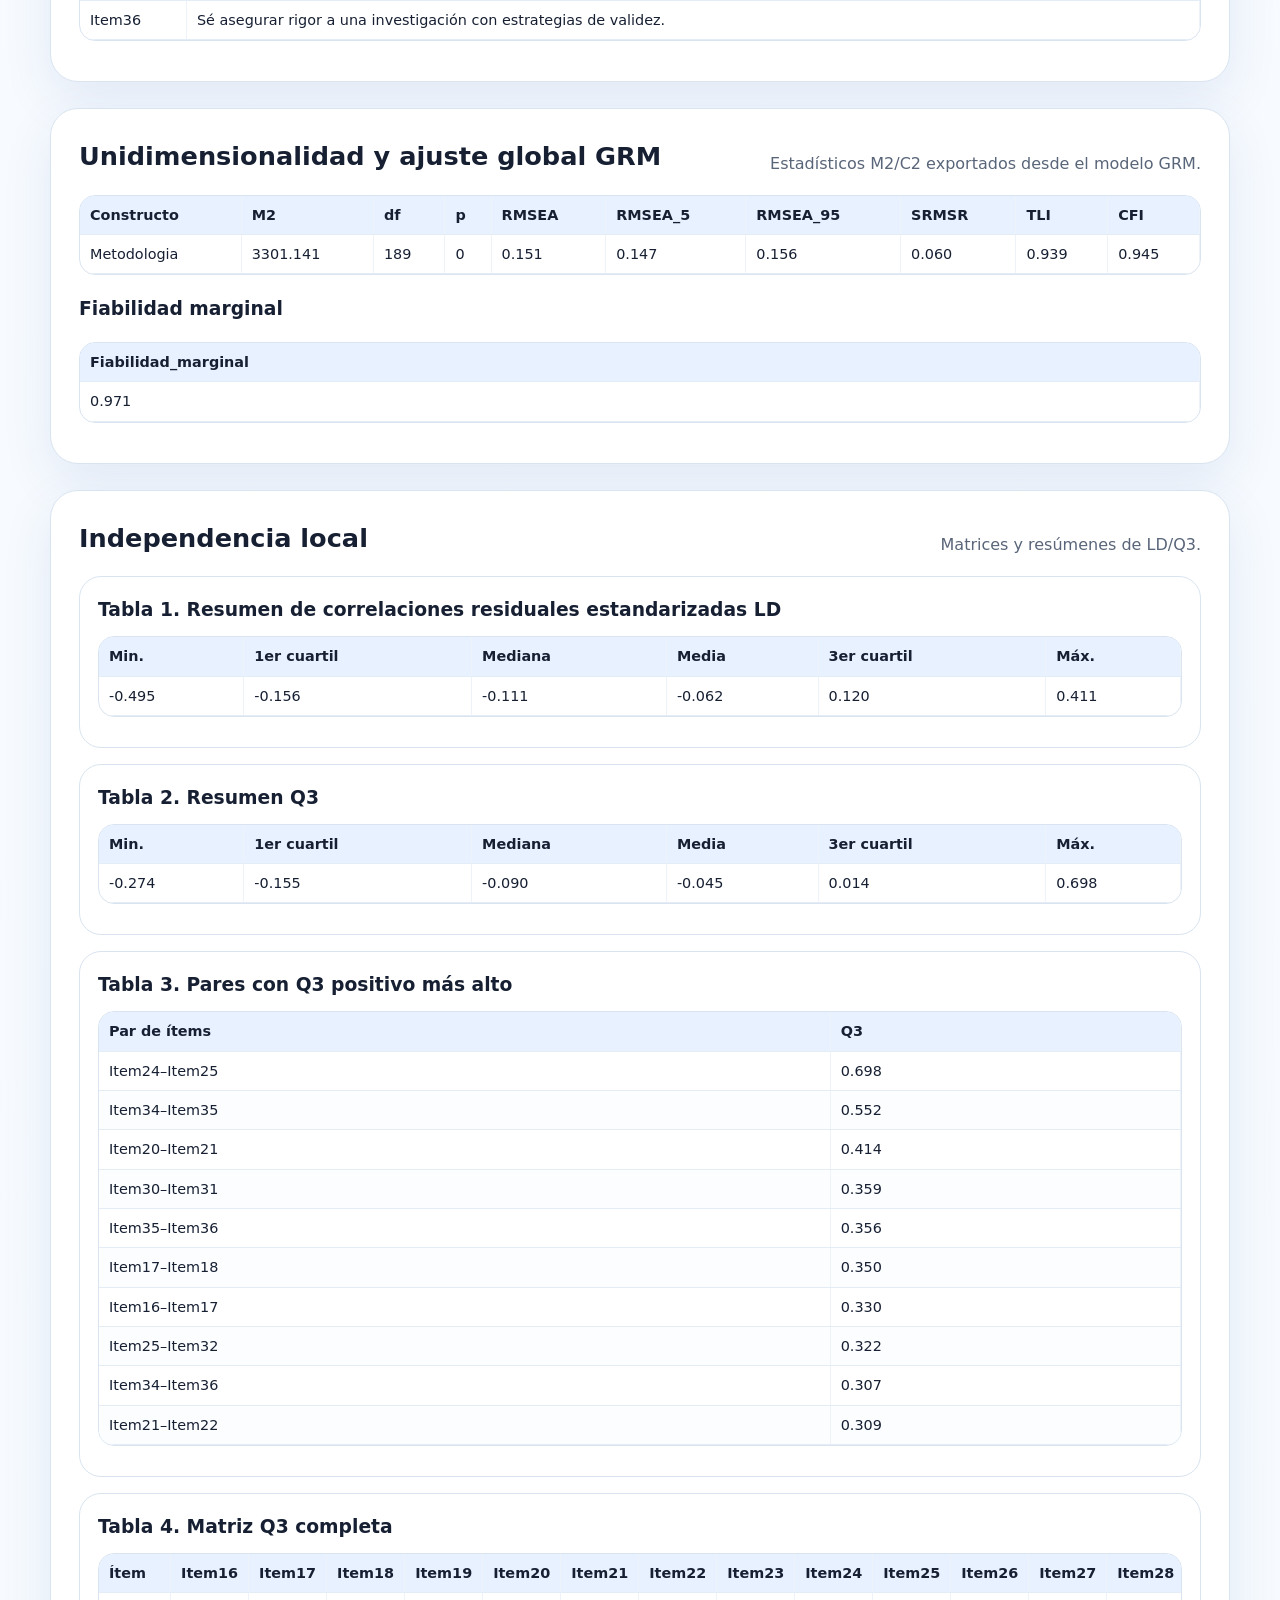
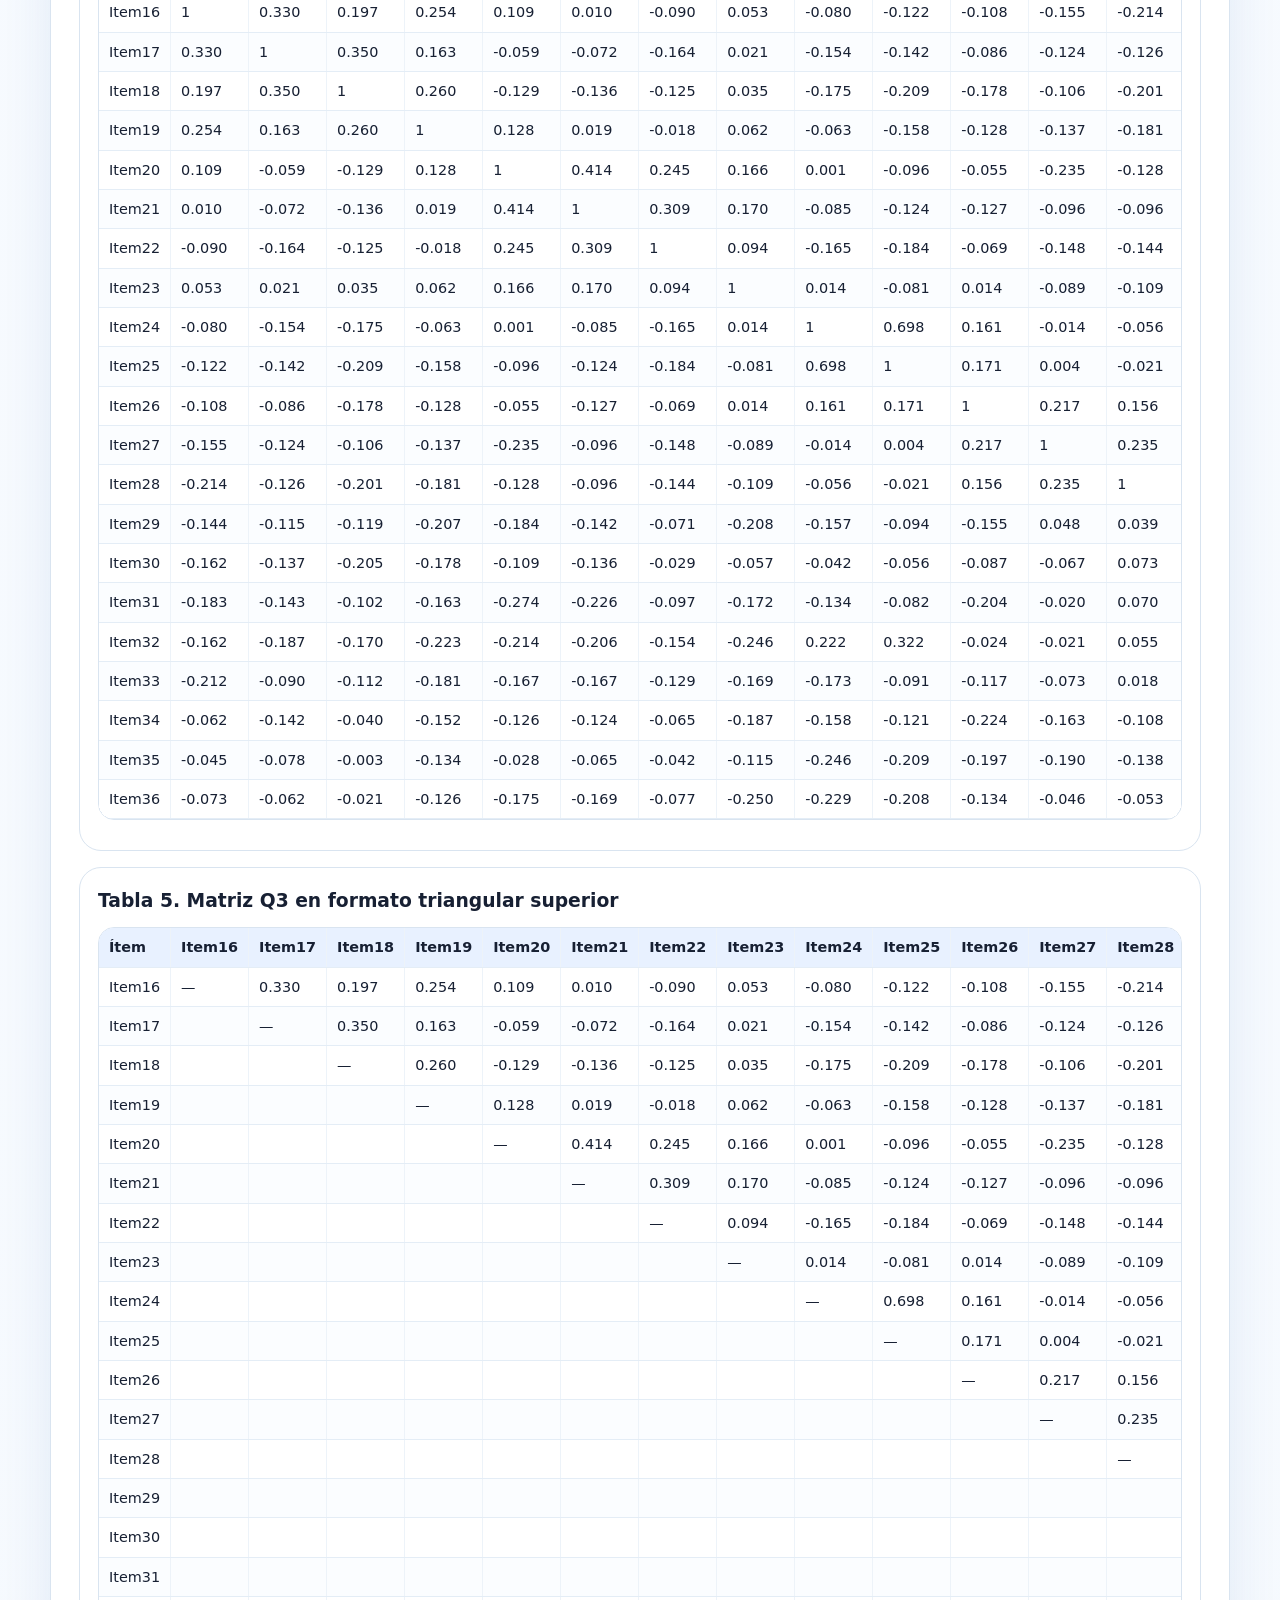
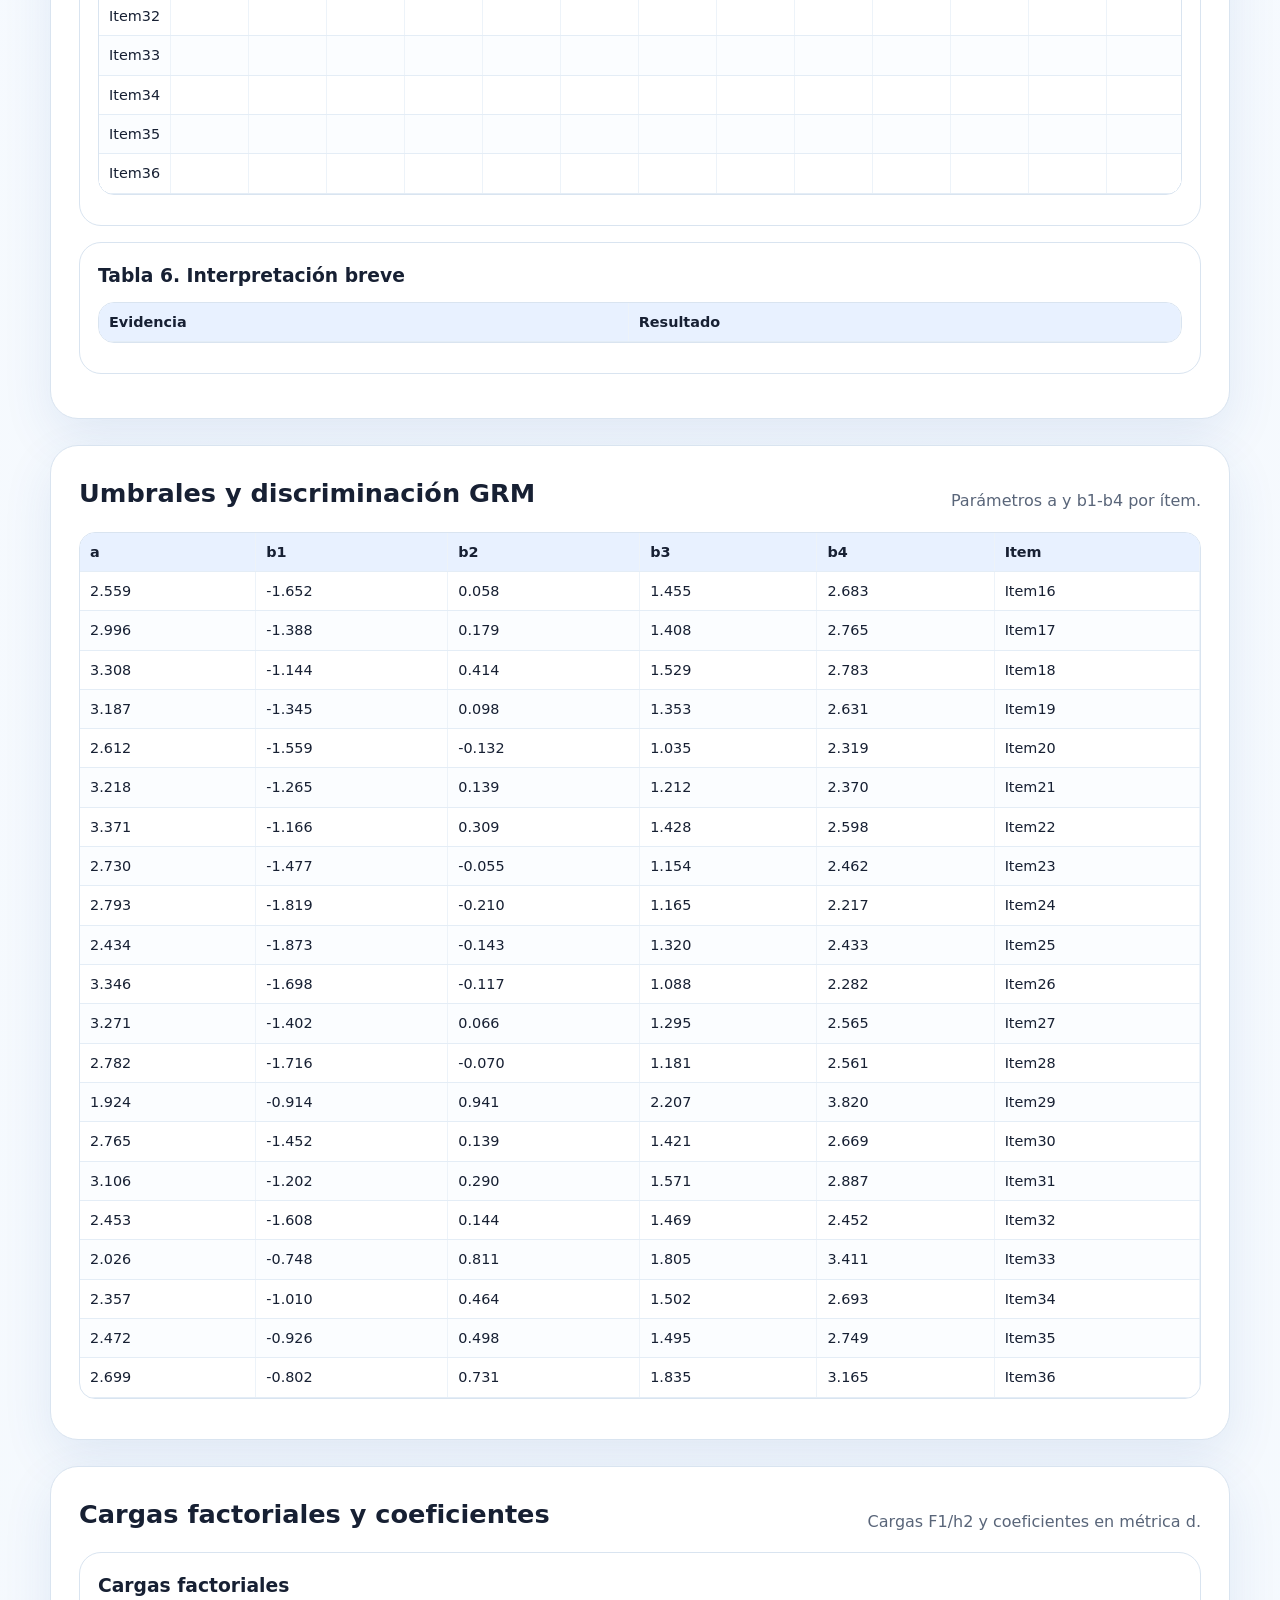
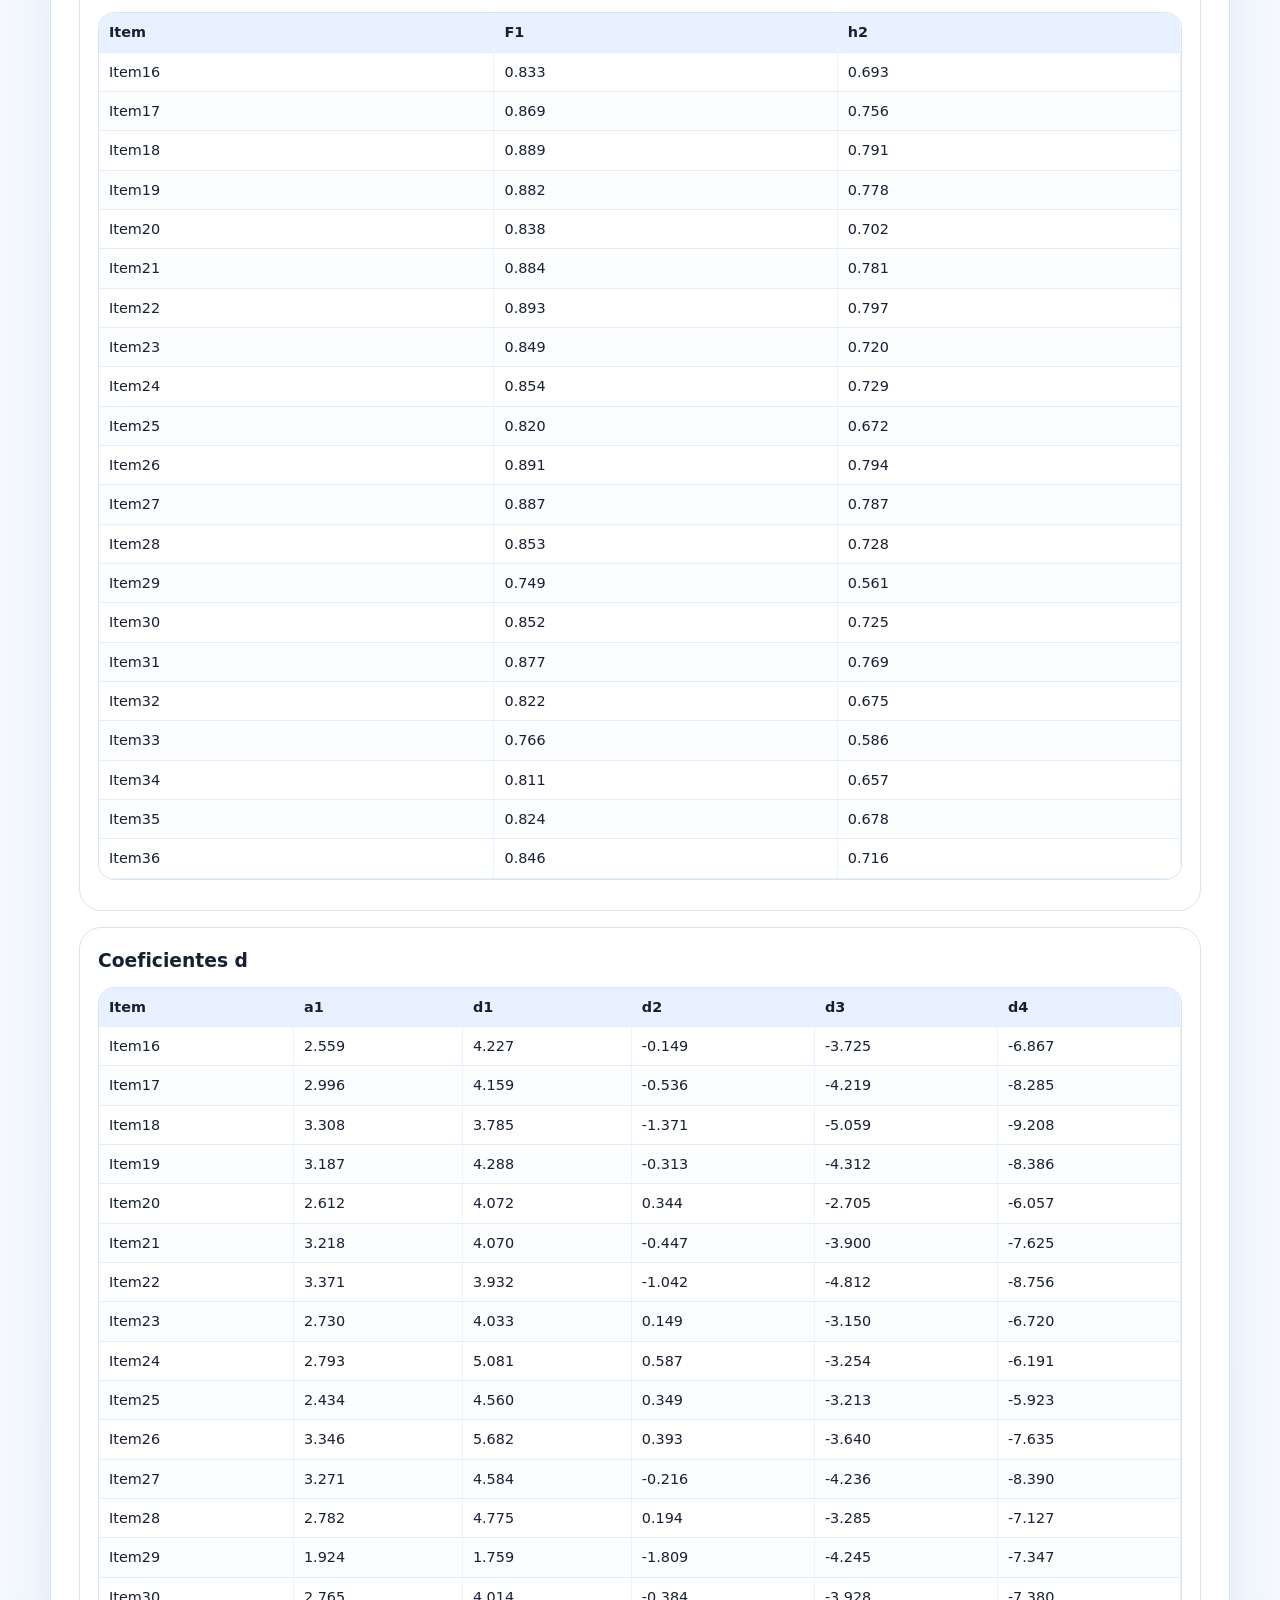
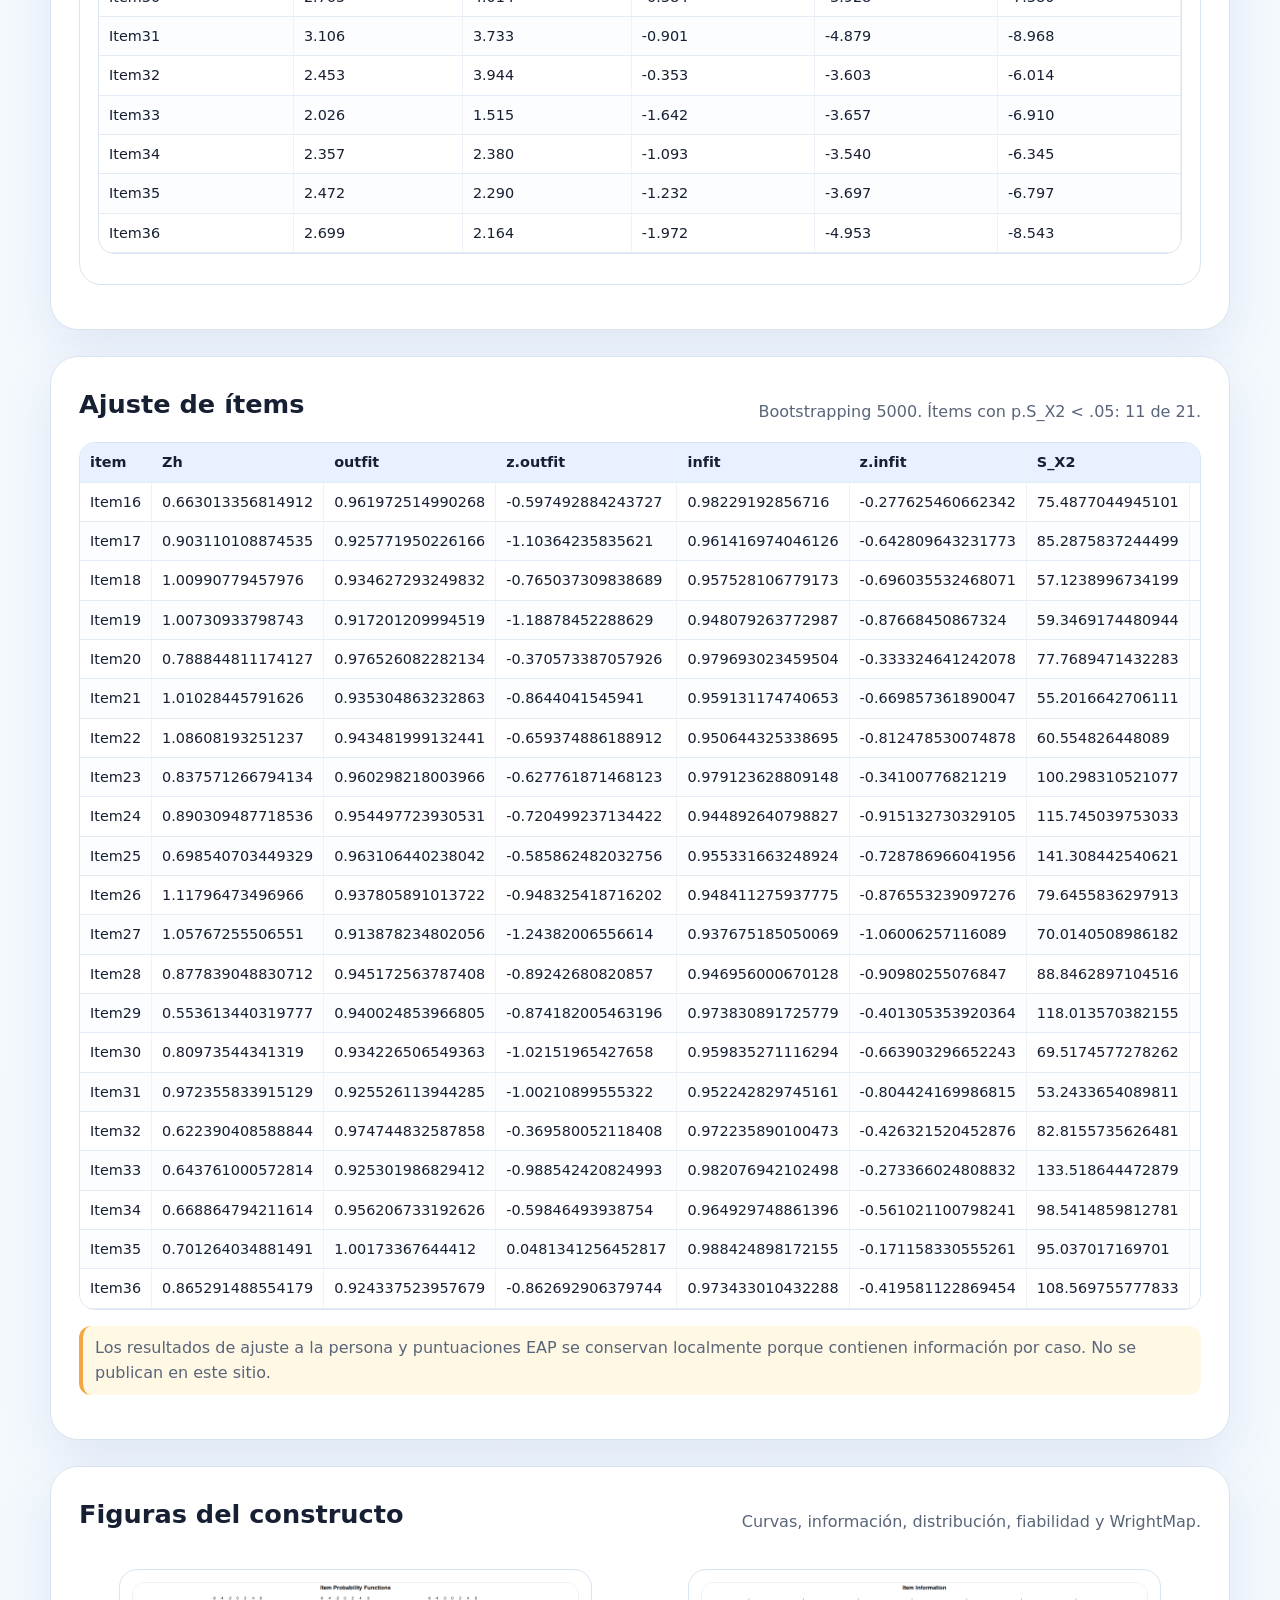
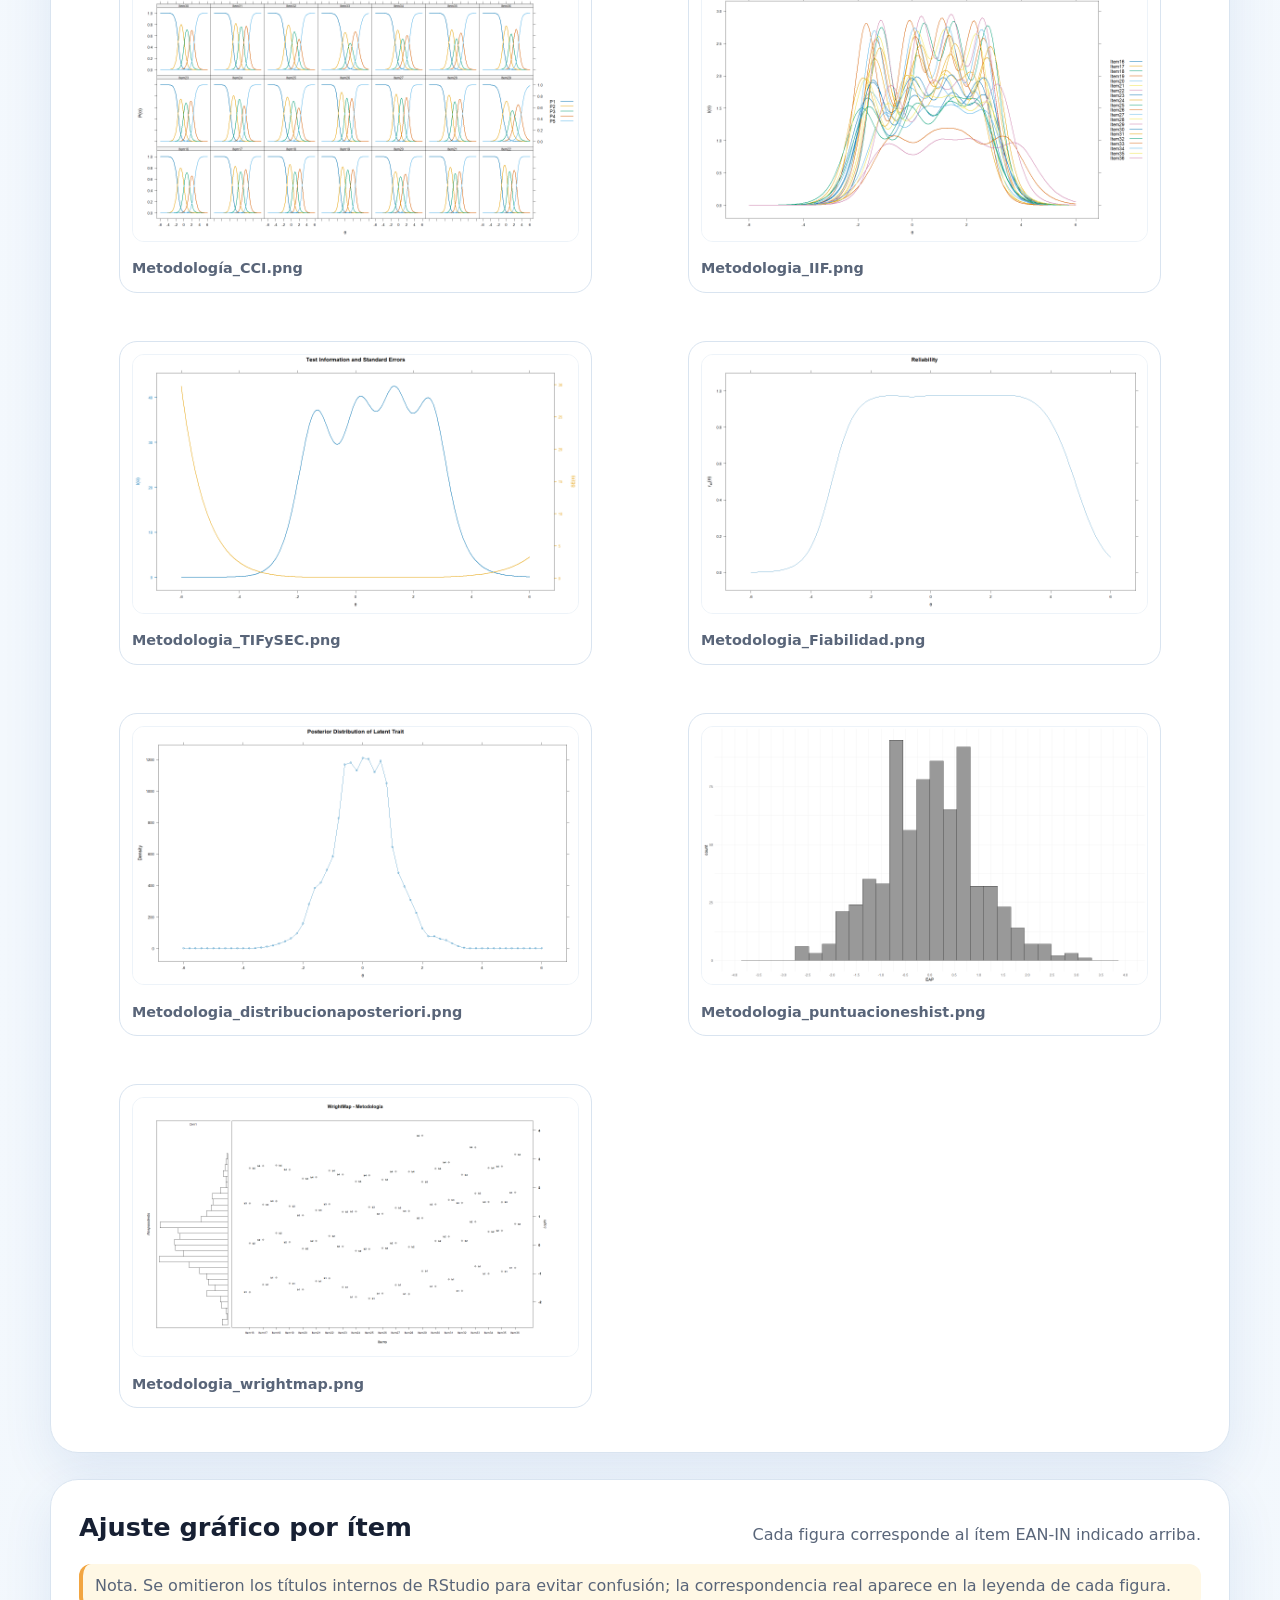
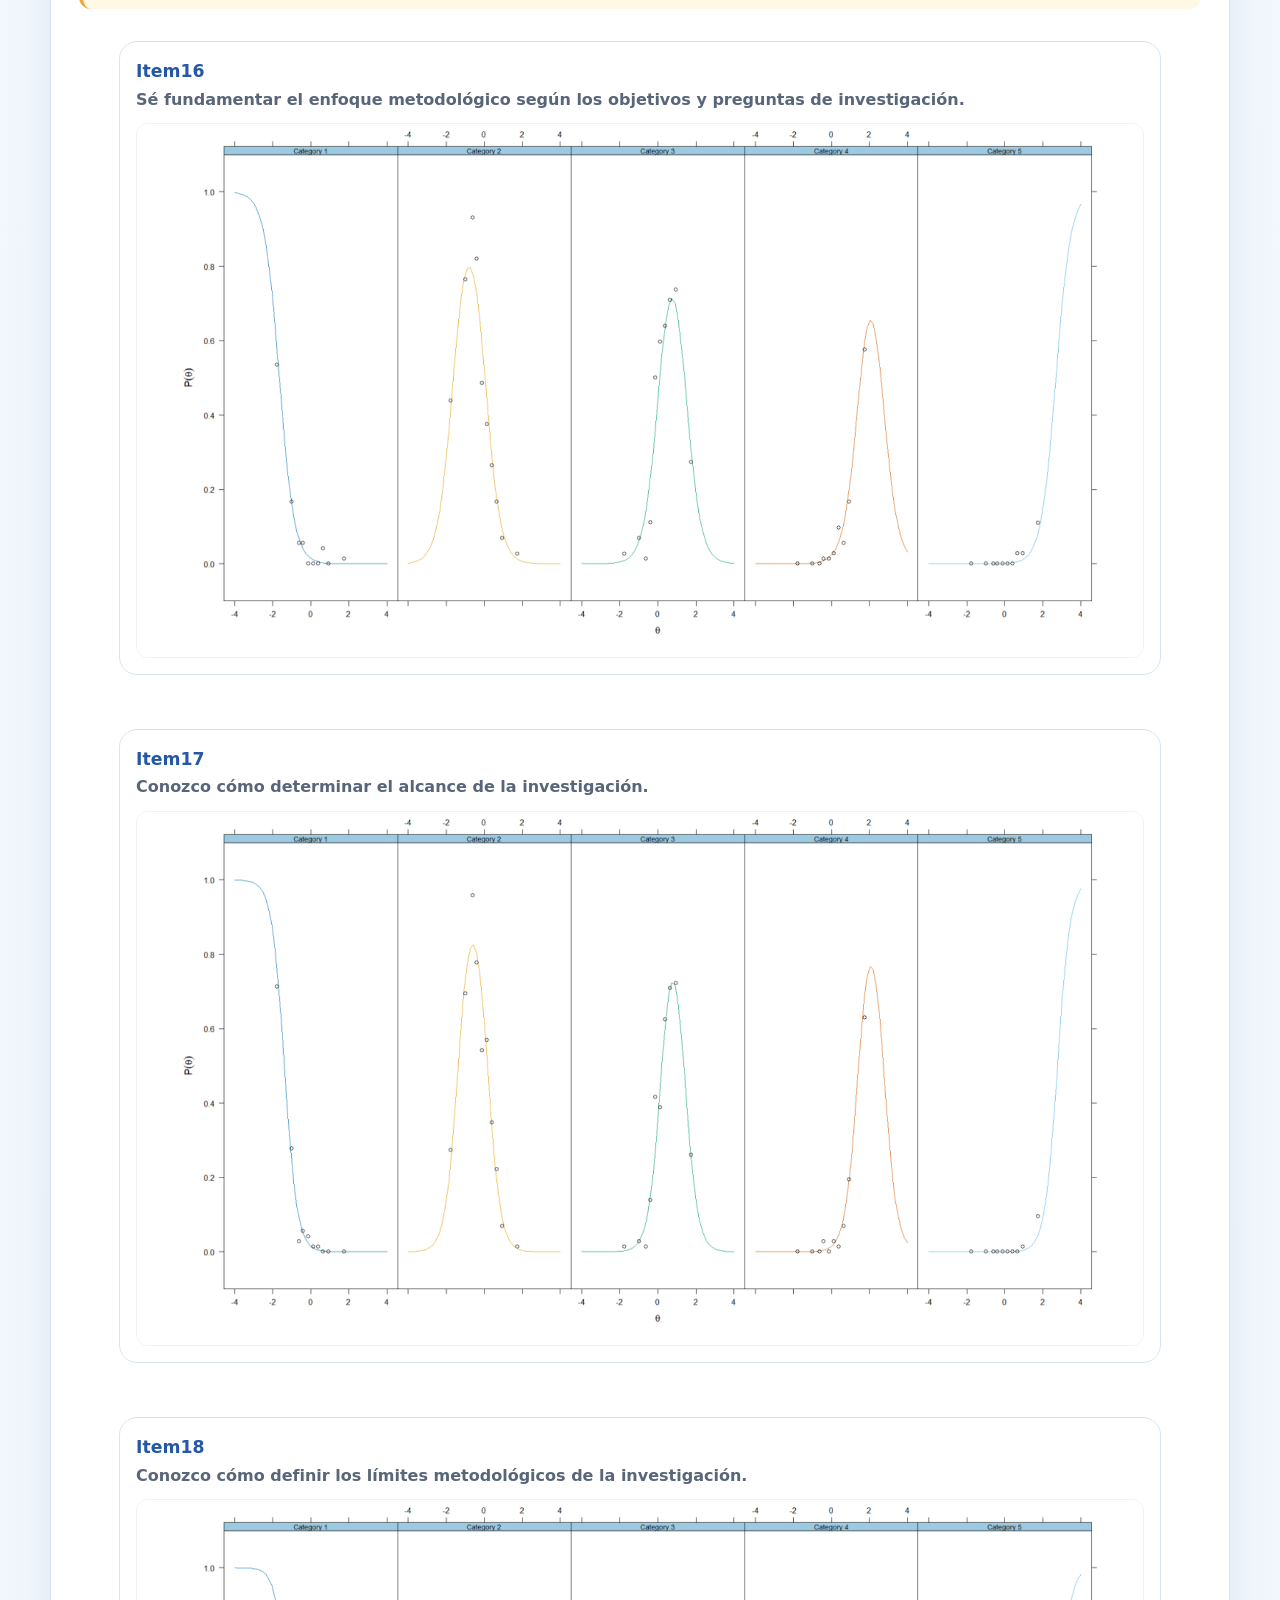
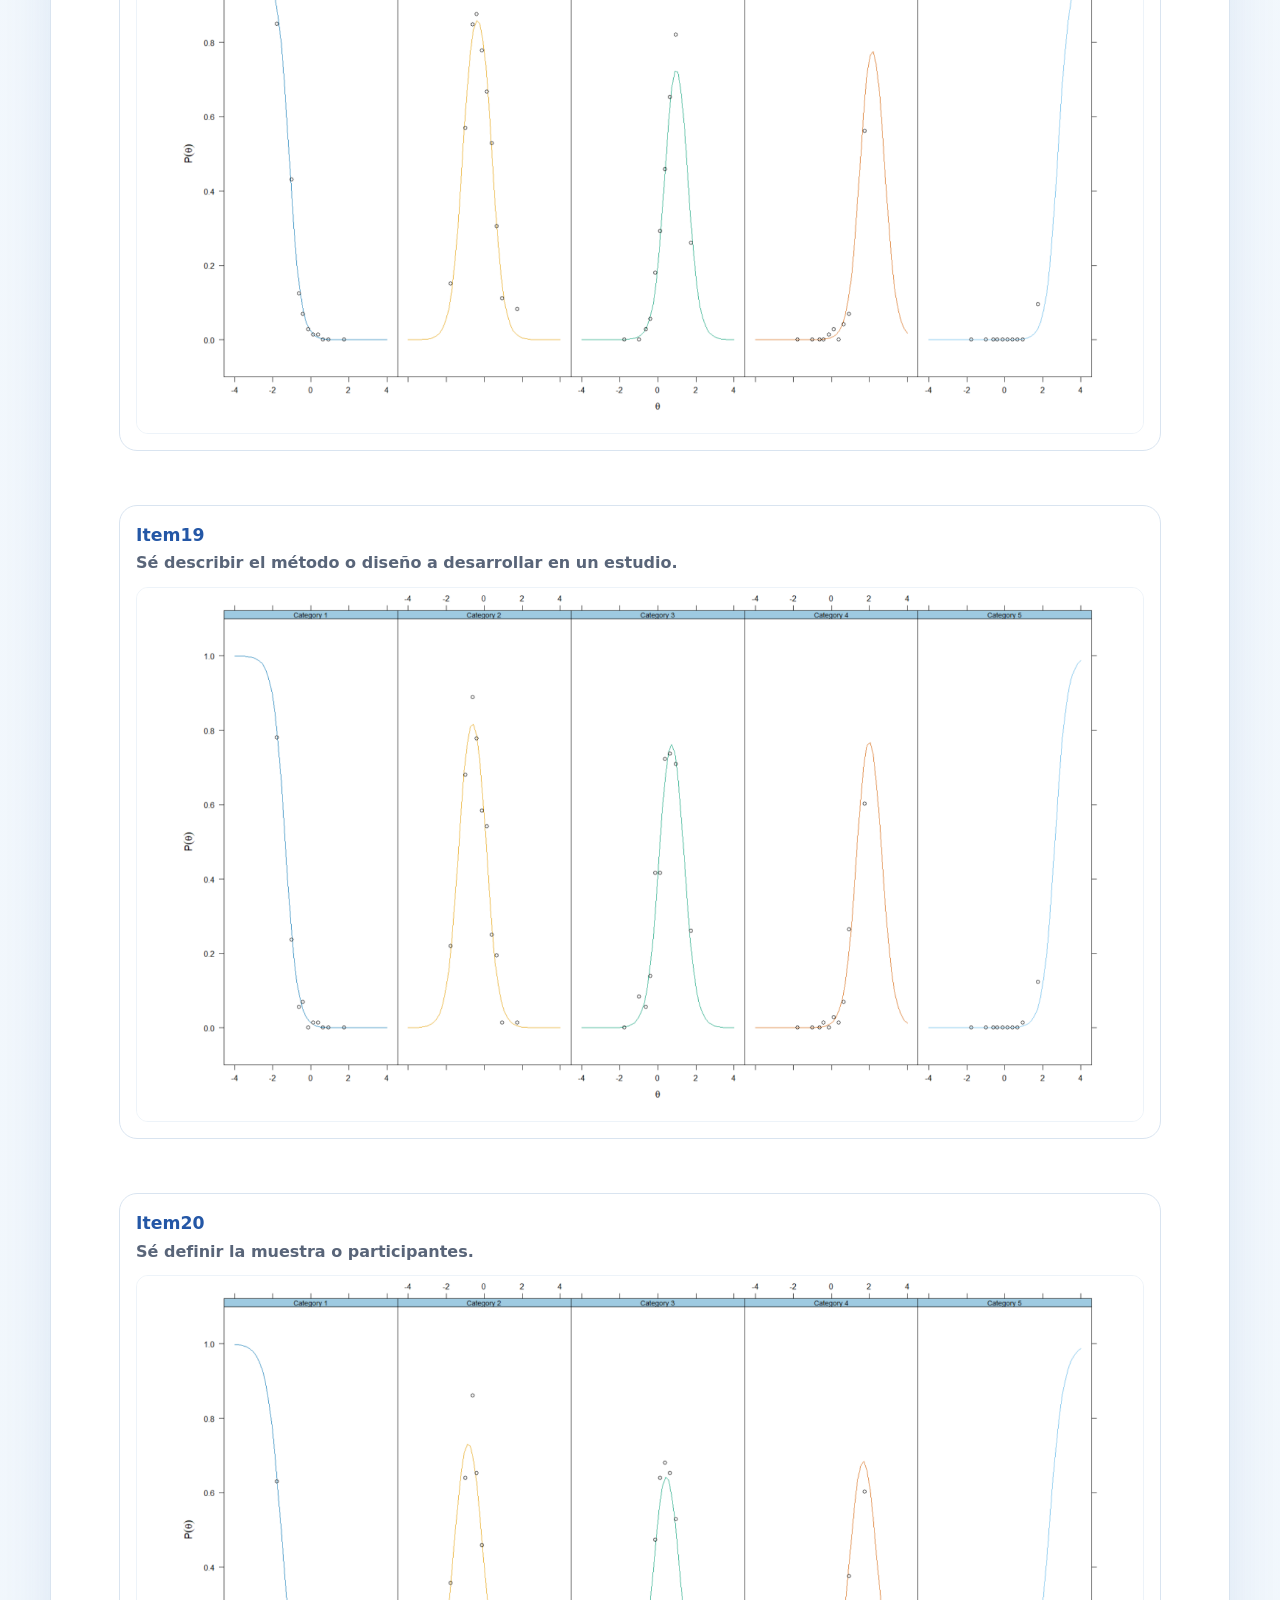
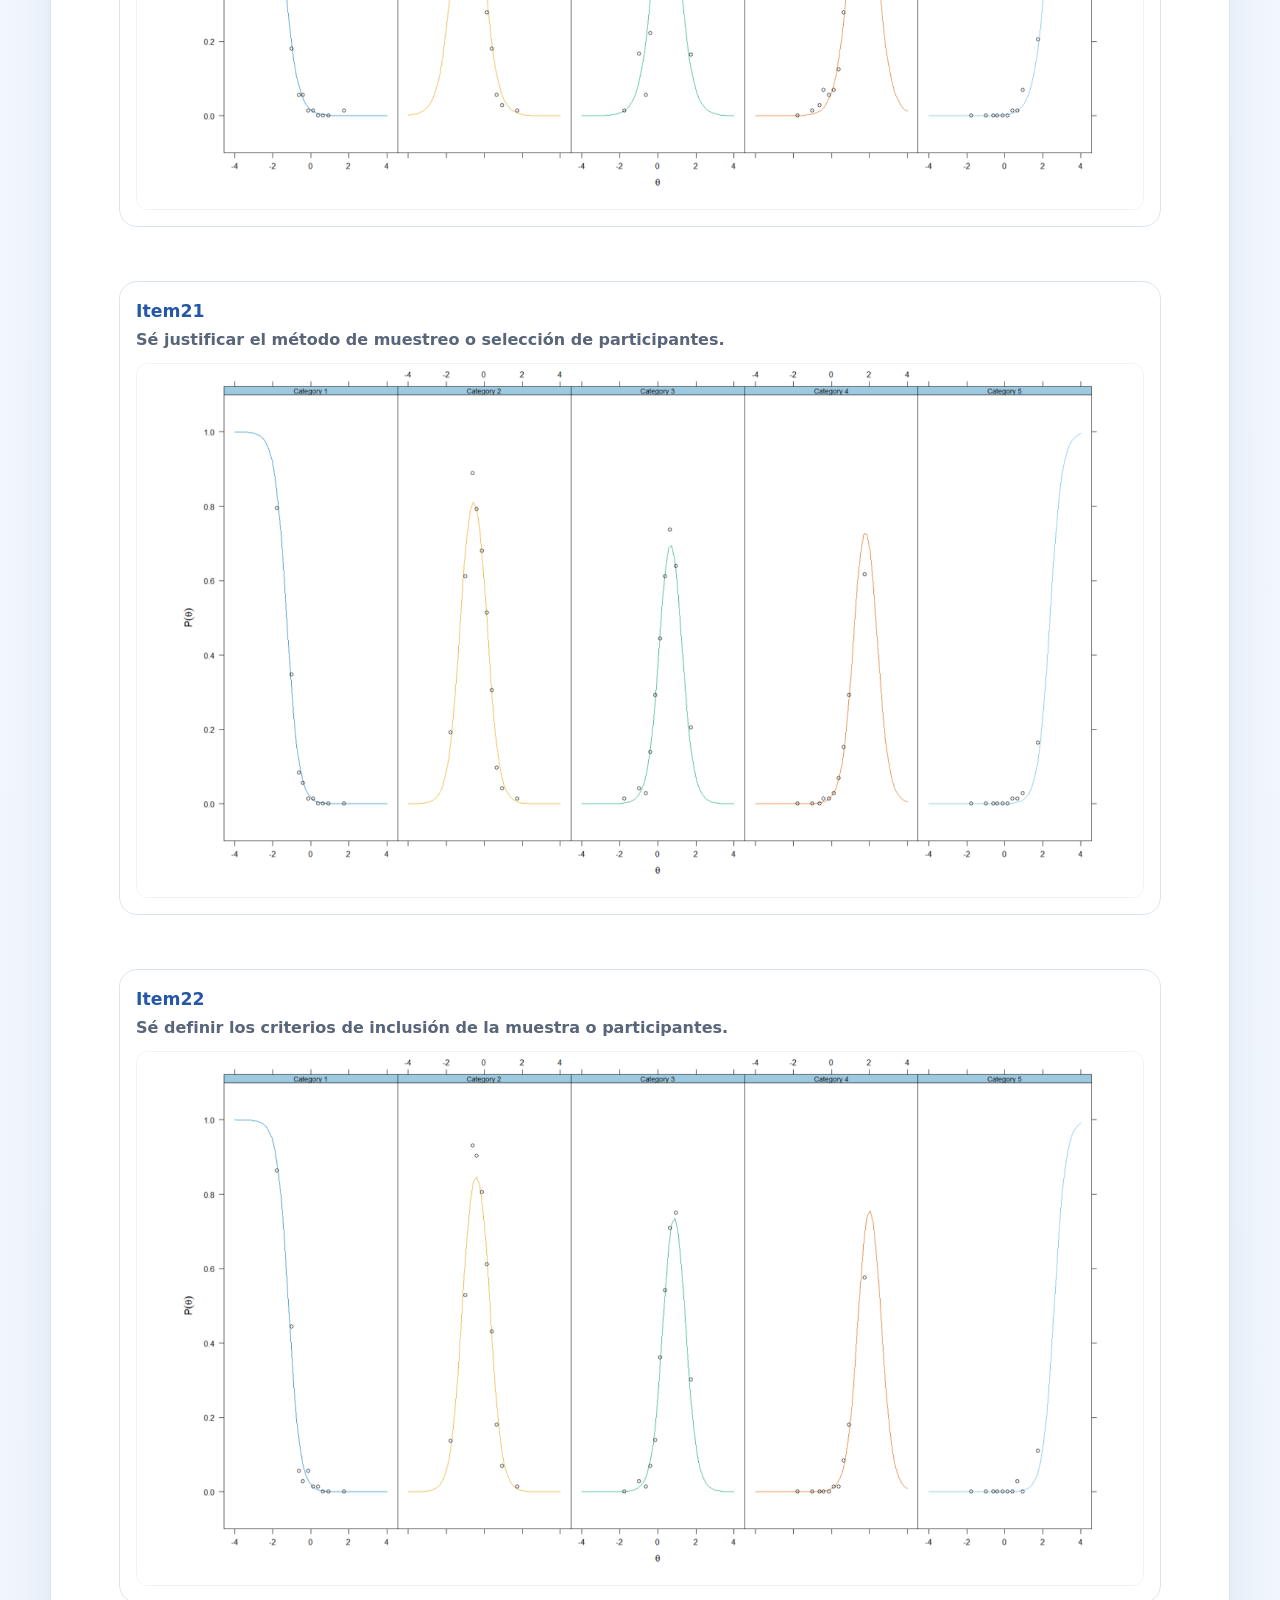
<file: metodologia.html>
<!doctype html>
<html lang="es">
<head>
  <meta charset="utf-8">
  <meta name="viewport" content="width=device-width, initial-scale=1">
  <meta name="description" content="Evidencia psicométrica de Metodología">
  <title>EAN-IN | Metodología</title>
  <link rel="stylesheet" href="assets/styles.css?v=20260616c">
</head>
<body id="top">
<header class="site-header"><div class="container nav"><a class="brand" href="index.html"><span>EAN-IN</span><small>evidencia psicométrica completa</small></a><nav class="nav-links" aria-label="Navegación principal"><a href="index.html#resumen">Resumen</a><a href="index.html#constructos">Constructos</a><a href="index.html#descargas">Descargas</a><a href="index.html#privacidad">Privacidad</a></nav></div></header>

<main>
<section class="hero"><div class="container"><div class="eyebrow">Constructo EAN-IN</div><h1>Metodología</h1><p class="lead">Evidencia completa generada desde los archivos estructurados del análisis TRI. Incluye unidimensionalidad/ajuste global, independencia local, umbrales, cargas, coeficientes, ajuste de ítems, fiabilidad, diccionario de reactivos y figuras.</p><div class="hero-actions"><a class="btn primary" href="index.html#constructos">Volver al índice</a><a class="btn" href="#descargas">Descargar tablas</a></div></div></section>
<section class="container panel"><div class="toc"><a href="#items">Ítems</a><a href="#unidimensionalidad">Unidimensionalidad</a><a href="#independencia">Independencia local</a><a href="#umbrales">Umbrales</a><a href="#cargas">Cargas</a><a href="#itemfit">Ajuste de ítems</a><a href="#figuras">Figuras</a><a href="#descargas">Descargas</a></div></section>
<section class="container panel" id="items"><div class="section-title"><h2>Diccionario de reactivos</h2><p>Item16 a Item36</p></div><div class="table-wrap">
<table>
<thead><tr><th>Ítem</th><th>Reactivo</th></tr></thead>
<tbody>
<tr><td>Item16</td><td>Sé fundamentar el enfoque metodológico según los objetivos y preguntas de investigación.</td></tr>
<tr><td>Item17</td><td>Conozco cómo determinar el alcance de la investigación.</td></tr>
<tr><td>Item18</td><td>Conozco cómo definir los límites metodológicos de la investigación.</td></tr>
<tr><td>Item19</td><td>Sé describir el método o diseño a desarrollar en un estudio.</td></tr>
<tr><td>Item20</td><td>Sé definir la muestra o participantes.</td></tr>
<tr><td>Item21</td><td>Sé justificar el método de muestreo o selección de participantes.</td></tr>
<tr><td>Item22</td><td>Sé definir los criterios de inclusión de la muestra o participantes.</td></tr>
<tr><td>Item23</td><td>Conozco cómo describir el escenario de investigación.</td></tr>
<tr><td>Item24</td><td>Conozco las diferentes técnicas de investigación cualitativa.</td></tr>
<tr><td>Item25</td><td>Conozco las diferentes técnicas de investigación cuantitativa.</td></tr>
<tr><td>Item26</td><td>Sé elegir instrumentos existentes para una investigación.</td></tr>
<tr><td>Item27</td><td>Conozco cómo adaptar un instrumento de investigación.</td></tr>
<tr><td>Item28</td><td>Sé desarrollar instrumentos de recolección de datos.</td></tr>
<tr><td>Item29</td><td>Conozco procedimientos psicométricos para validar instrumentos.</td></tr>
<tr><td>Item30</td><td>Sé detallar el procedimiento (tiempos, recursos, recolección de datos).</td></tr>
<tr><td>Item31</td><td>Sé detallar los pasos para el análisis de los datos.</td></tr>
<tr><td>Item32</td><td>Conozco distintas formas de analizar datos cualitativos y/o cuantitativos.</td></tr>
<tr><td>Item33</td><td>Sé reportar el uso de software que se podría utilizar para el análisis de datos.</td></tr>
<tr><td>Item34</td><td>Conozco cómo aplicar la ética investigativa.</td></tr>
<tr><td>Item35</td><td>Conozco los aspectos éticos de un consentimiento informado.</td></tr>
<tr><td>Item36</td><td>Sé asegurar rigor a una investigación con estrategias de validez.</td></tr>
</tbody></table></div></section>
<section class="container panel" id="unidimensionalidad"><div class="section-title"><h2>Unidimensionalidad y ajuste global GRM</h2><p>Estadísticos M2/C2 exportados desde el modelo GRM.</p></div><div class="table-wrap">
<table>
<thead><tr><th>Constructo</th><th>M2</th><th>df</th><th>p</th><th>RMSEA</th><th>RMSEA_5</th><th>RMSEA_95</th><th>SRMSR</th><th>TLI</th><th>CFI</th></tr></thead>
<tbody>
<tr><td>Metodologia</td><td>3301.141</td><td>189</td><td>0</td><td>0.151</td><td>0.147</td><td>0.156</td><td>0.060</td><td>0.939</td><td>0.945</td></tr>
</tbody></table></div><h3>Fiabilidad marginal</h3><div class="table-wrap">
<table>
<thead><tr><th>Fiabilidad_marginal</th></tr></thead>
<tbody>
<tr><td>0.971</td></tr>
</tbody></table></div></section>
<section class="container panel" id="independencia"><div class="section-title"><h2>Independencia local</h2><p>Matrices y resúmenes de LD/Q3.</p></div><article class="subpanel">
<h3>Tabla 1. Resumen de correlaciones residuales estandarizadas LD</h3>
<div class="table-wrap">
<table>
<thead><tr><th>Min.</th><th>1er cuartil</th><th>Mediana</th><th>Media</th><th>3er cuartil</th><th>Máx.</th></tr></thead>
<tbody>
<tr><td>-0.495</td><td>-0.156</td><td>-0.111</td><td>-0.062</td><td>0.120</td><td>0.411</td></tr>
</tbody></table></div>
</article>
<article class="subpanel">
<h3>Tabla 2. Resumen Q3</h3>
<div class="table-wrap">
<table>
<thead><tr><th>Min.</th><th>1er cuartil</th><th>Mediana</th><th>Media</th><th>3er cuartil</th><th>Máx.</th></tr></thead>
<tbody>
<tr><td>-0.274</td><td>-0.155</td><td>-0.090</td><td>-0.045</td><td>0.014</td><td>0.698</td></tr>
</tbody></table></div>
</article>
<article class="subpanel">
<h3>Tabla 3. Pares con Q3 positivo más alto</h3>
<div class="table-wrap">
<table>
<thead><tr><th>Par de ítems</th><th>Q3</th></tr></thead>
<tbody>
<tr><td>Item24–Item25</td><td>0.698</td></tr>
<tr><td>Item34–Item35</td><td>0.552</td></tr>
<tr><td>Item20–Item21</td><td>0.414</td></tr>
<tr><td>Item30–Item31</td><td>0.359</td></tr>
<tr><td>Item35–Item36</td><td>0.356</td></tr>
<tr><td>Item17–Item18</td><td>0.350</td></tr>
<tr><td>Item16–Item17</td><td>0.330</td></tr>
<tr><td>Item25–Item32</td><td>0.322</td></tr>
<tr><td>Item34–Item36</td><td>0.307</td></tr>
<tr><td>Item21–Item22</td><td>0.309</td></tr>
</tbody></table></div>
</article>
<article class="subpanel">
<h3>Tabla 4. Matriz Q3 completa</h3>
<div class="table-wrap">
<table>
<thead><tr><th>Ítem</th><th>Item16</th><th>Item17</th><th>Item18</th><th>Item19</th><th>Item20</th><th>Item21</th><th>Item22</th><th>Item23</th><th>Item24</th><th>Item25</th><th>Item26</th><th>Item27</th><th>Item28</th><th>Item29</th><th>Item30</th><th>Item31</th><th>Item32</th><th>Item33</th><th>Item34</th><th>Item35</th><th>Item36</th></tr></thead>
<tbody>
<tr><td>Item16</td><td>1</td><td>0.330</td><td>0.197</td><td>0.254</td><td>0.109</td><td>0.010</td><td>-0.090</td><td>0.053</td><td>-0.080</td><td>-0.122</td><td>-0.108</td><td>-0.155</td><td>-0.214</td><td>-0.144</td><td>-0.162</td><td>-0.183</td><td>-0.162</td><td>-0.212</td><td>-0.062</td><td>-0.045</td><td>-0.073</td></tr>
<tr><td>Item17</td><td>0.330</td><td>1</td><td>0.350</td><td>0.163</td><td>-0.059</td><td>-0.072</td><td>-0.164</td><td>0.021</td><td>-0.154</td><td>-0.142</td><td>-0.086</td><td>-0.124</td><td>-0.126</td><td>-0.115</td><td>-0.137</td><td>-0.143</td><td>-0.187</td><td>-0.090</td><td>-0.142</td><td>-0.078</td><td>-0.062</td></tr>
<tr><td>Item18</td><td>0.197</td><td>0.350</td><td>1</td><td>0.260</td><td>-0.129</td><td>-0.136</td><td>-0.125</td><td>0.035</td><td>-0.175</td><td>-0.209</td><td>-0.178</td><td>-0.106</td><td>-0.201</td><td>-0.119</td><td>-0.205</td><td>-0.102</td><td>-0.170</td><td>-0.112</td><td>-0.040</td><td>-0.003</td><td>-0.021</td></tr>
<tr><td>Item19</td><td>0.254</td><td>0.163</td><td>0.260</td><td>1</td><td>0.128</td><td>0.019</td><td>-0.018</td><td>0.062</td><td>-0.063</td><td>-0.158</td><td>-0.128</td><td>-0.137</td><td>-0.181</td><td>-0.207</td><td>-0.178</td><td>-0.163</td><td>-0.223</td><td>-0.181</td><td>-0.152</td><td>-0.134</td><td>-0.126</td></tr>
<tr><td>Item20</td><td>0.109</td><td>-0.059</td><td>-0.129</td><td>0.128</td><td>1</td><td>0.414</td><td>0.245</td><td>0.166</td><td>0.001</td><td>-0.096</td><td>-0.055</td><td>-0.235</td><td>-0.128</td><td>-0.184</td><td>-0.109</td><td>-0.274</td><td>-0.214</td><td>-0.167</td><td>-0.126</td><td>-0.028</td><td>-0.175</td></tr>
<tr><td>Item21</td><td>0.010</td><td>-0.072</td><td>-0.136</td><td>0.019</td><td>0.414</td><td>1</td><td>0.309</td><td>0.170</td><td>-0.085</td><td>-0.124</td><td>-0.127</td><td>-0.096</td><td>-0.096</td><td>-0.142</td><td>-0.136</td><td>-0.226</td><td>-0.206</td><td>-0.167</td><td>-0.124</td><td>-0.065</td><td>-0.169</td></tr>
<tr><td>Item22</td><td>-0.090</td><td>-0.164</td><td>-0.125</td><td>-0.018</td><td>0.245</td><td>0.309</td><td>1</td><td>0.094</td><td>-0.165</td><td>-0.184</td><td>-0.069</td><td>-0.148</td><td>-0.144</td><td>-0.071</td><td>-0.029</td><td>-0.097</td><td>-0.154</td><td>-0.129</td><td>-0.065</td><td>-0.042</td><td>-0.077</td></tr>
<tr><td>Item23</td><td>0.053</td><td>0.021</td><td>0.035</td><td>0.062</td><td>0.166</td><td>0.170</td><td>0.094</td><td>1</td><td>0.014</td><td>-0.081</td><td>0.014</td><td>-0.089</td><td>-0.109</td><td>-0.208</td><td>-0.057</td><td>-0.172</td><td>-0.246</td><td>-0.169</td><td>-0.187</td><td>-0.115</td><td>-0.250</td></tr>
<tr><td>Item24</td><td>-0.080</td><td>-0.154</td><td>-0.175</td><td>-0.063</td><td>0.001</td><td>-0.085</td><td>-0.165</td><td>0.014</td><td>1</td><td>0.698</td><td>0.161</td><td>-0.014</td><td>-0.056</td><td>-0.157</td><td>-0.042</td><td>-0.134</td><td>0.222</td><td>-0.173</td><td>-0.158</td><td>-0.246</td><td>-0.229</td></tr>
<tr><td>Item25</td><td>-0.122</td><td>-0.142</td><td>-0.209</td><td>-0.158</td><td>-0.096</td><td>-0.124</td><td>-0.184</td><td>-0.081</td><td>0.698</td><td>1</td><td>0.171</td><td>0.004</td><td>-0.021</td><td>-0.094</td><td>-0.056</td><td>-0.082</td><td>0.322</td><td>-0.091</td><td>-0.121</td><td>-0.209</td><td>-0.208</td></tr>
<tr><td>Item26</td><td>-0.108</td><td>-0.086</td><td>-0.178</td><td>-0.128</td><td>-0.055</td><td>-0.127</td><td>-0.069</td><td>0.014</td><td>0.161</td><td>0.171</td><td>1</td><td>0.217</td><td>0.156</td><td>-0.155</td><td>-0.087</td><td>-0.204</td><td>-0.024</td><td>-0.117</td><td>-0.224</td><td>-0.197</td><td>-0.134</td></tr>
<tr><td>Item27</td><td>-0.155</td><td>-0.124</td><td>-0.106</td><td>-0.137</td><td>-0.235</td><td>-0.096</td><td>-0.148</td><td>-0.089</td><td>-0.014</td><td>0.004</td><td>0.217</td><td>1</td><td>0.235</td><td>0.048</td><td>-0.067</td><td>-0.020</td><td>-0.021</td><td>-0.073</td><td>-0.163</td><td>-0.190</td><td>-0.046</td></tr>
<tr><td>Item28</td><td>-0.214</td><td>-0.126</td><td>-0.201</td><td>-0.181</td><td>-0.128</td><td>-0.096</td><td>-0.144</td><td>-0.109</td><td>-0.056</td><td>-0.021</td><td>0.156</td><td>0.235</td><td>1</td><td>0.039</td><td>0.073</td><td>0.070</td><td>0.055</td><td>0.018</td><td>-0.108</td><td>-0.138</td><td>-0.053</td></tr>
<tr><td>Item29</td><td>-0.144</td><td>-0.115</td><td>-0.119</td><td>-0.207</td><td>-0.184</td><td>-0.142</td><td>-0.071</td><td>-0.208</td><td>-0.157</td><td>-0.094</td><td>-0.155</td><td>0.048</td><td>0.039</td><td>1</td><td>0.083</td><td>0.164</td><td>0.065</td><td>0.269</td><td>0.084</td><td>0.074</td><td>0.219</td></tr>
<tr><td>Item30</td><td>-0.162</td><td>-0.137</td><td>-0.205</td><td>-0.178</td><td>-0.109</td><td>-0.136</td><td>-0.029</td><td>-0.057</td><td>-0.042</td><td>-0.056</td><td>-0.087</td><td>-0.067</td><td>0.073</td><td>0.083</td><td>1</td><td>0.359</td><td>0.103</td><td>0.056</td><td>-0.024</td><td>-0.090</td><td>-0.109</td></tr>
<tr><td>Item31</td><td>-0.183</td><td>-0.143</td><td>-0.102</td><td>-0.163</td><td>-0.274</td><td>-0.226</td><td>-0.097</td><td>-0.172</td><td>-0.134</td><td>-0.082</td><td>-0.204</td><td>-0.020</td><td>0.070</td><td>0.164</td><td>0.359</td><td>1</td><td>0.210</td><td>0.140</td><td>-0.044</td><td>-0.068</td><td>0.005</td></tr>
<tr><td>Item32</td><td>-0.162</td><td>-0.187</td><td>-0.170</td><td>-0.223</td><td>-0.214</td><td>-0.206</td><td>-0.154</td><td>-0.246</td><td>0.222</td><td>0.322</td><td>-0.024</td><td>-0.021</td><td>0.055</td><td>0.065</td><td>0.103</td><td>0.210</td><td>1</td><td>0.137</td><td>-0.033</td><td>-0.171</td><td>-0.032</td></tr>
<tr><td>Item33</td><td>-0.212</td><td>-0.090</td><td>-0.112</td><td>-0.181</td><td>-0.167</td><td>-0.167</td><td>-0.129</td><td>-0.169</td><td>-0.173</td><td>-0.091</td><td>-0.117</td><td>-0.073</td><td>0.018</td><td>0.269</td><td>0.056</td><td>0.140</td><td>0.137</td><td>1</td><td>0.146</td><td>0.129</td><td>0.188</td></tr>
<tr><td>Item34</td><td>-0.062</td><td>-0.142</td><td>-0.040</td><td>-0.152</td><td>-0.126</td><td>-0.124</td><td>-0.065</td><td>-0.187</td><td>-0.158</td><td>-0.121</td><td>-0.224</td><td>-0.163</td><td>-0.108</td><td>0.084</td><td>-0.024</td><td>-0.044</td><td>-0.033</td><td>0.146</td><td>1</td><td>0.552</td><td>0.307</td></tr>
<tr><td>Item35</td><td>-0.045</td><td>-0.078</td><td>-0.003</td><td>-0.134</td><td>-0.028</td><td>-0.065</td><td>-0.042</td><td>-0.115</td><td>-0.246</td><td>-0.209</td><td>-0.197</td><td>-0.190</td><td>-0.138</td><td>0.074</td><td>-0.090</td><td>-0.068</td><td>-0.171</td><td>0.129</td><td>0.552</td><td>1</td><td>0.356</td></tr>
<tr><td>Item36</td><td>-0.073</td><td>-0.062</td><td>-0.021</td><td>-0.126</td><td>-0.175</td><td>-0.169</td><td>-0.077</td><td>-0.250</td><td>-0.229</td><td>-0.208</td><td>-0.134</td><td>-0.046</td><td>-0.053</td><td>0.219</td><td>-0.109</td><td>0.005</td><td>-0.032</td><td>0.188</td><td>0.307</td><td>0.356</td><td>1</td></tr>
</tbody></table></div>
</article>
<article class="subpanel">
<h3>Tabla 5. Matriz Q3 en formato triangular superior</h3>
<div class="table-wrap">
<table>
<thead><tr><th>Ítem</th><th>Item16</th><th>Item17</th><th>Item18</th><th>Item19</th><th>Item20</th><th>Item21</th><th>Item22</th><th>Item23</th><th>Item24</th><th>Item25</th><th>Item26</th><th>Item27</th><th>Item28</th><th>Item29</th><th>Item30</th><th>Item31</th><th>Item32</th><th>Item33</th><th>Item34</th><th>Item35</th><th>Item36</th></tr></thead>
<tbody>
<tr><td>Item16</td><td>—</td><td>0.330</td><td>0.197</td><td>0.254</td><td>0.109</td><td>0.010</td><td>-0.090</td><td>0.053</td><td>-0.080</td><td>-0.122</td><td>-0.108</td><td>-0.155</td><td>-0.214</td><td>-0.144</td><td>-0.162</td><td>-0.183</td><td>-0.162</td><td>-0.212</td><td>-0.062</td><td>-0.045</td><td>-0.073</td></tr>
<tr><td>Item17</td><td></td><td>—</td><td>0.350</td><td>0.163</td><td>-0.059</td><td>-0.072</td><td>-0.164</td><td>0.021</td><td>-0.154</td><td>-0.142</td><td>-0.086</td><td>-0.124</td><td>-0.126</td><td>-0.115</td><td>-0.137</td><td>-0.143</td><td>-0.187</td><td>-0.090</td><td>-0.142</td><td>-0.078</td><td>-0.062</td></tr>
<tr><td>Item18</td><td></td><td></td><td>—</td><td>0.260</td><td>-0.129</td><td>-0.136</td><td>-0.125</td><td>0.035</td><td>-0.175</td><td>-0.209</td><td>-0.178</td><td>-0.106</td><td>-0.201</td><td>-0.119</td><td>-0.205</td><td>-0.102</td><td>-0.170</td><td>-0.112</td><td>-0.040</td><td>-0.003</td><td>-0.021</td></tr>
<tr><td>Item19</td><td></td><td></td><td></td><td>—</td><td>0.128</td><td>0.019</td><td>-0.018</td><td>0.062</td><td>-0.063</td><td>-0.158</td><td>-0.128</td><td>-0.137</td><td>-0.181</td><td>-0.207</td><td>-0.178</td><td>-0.163</td><td>-0.223</td><td>-0.181</td><td>-0.152</td><td>-0.134</td><td>-0.126</td></tr>
<tr><td>Item20</td><td></td><td></td><td></td><td></td><td>—</td><td>0.414</td><td>0.245</td><td>0.166</td><td>0.001</td><td>-0.096</td><td>-0.055</td><td>-0.235</td><td>-0.128</td><td>-0.184</td><td>-0.109</td><td>-0.274</td><td>-0.214</td><td>-0.167</td><td>-0.126</td><td>-0.028</td><td>-0.175</td></tr>
<tr><td>Item21</td><td></td><td></td><td></td><td></td><td></td><td>—</td><td>0.309</td><td>0.170</td><td>-0.085</td><td>-0.124</td><td>-0.127</td><td>-0.096</td><td>-0.096</td><td>-0.142</td><td>-0.136</td><td>-0.226</td><td>-0.206</td><td>-0.167</td><td>-0.124</td><td>-0.065</td><td>-0.169</td></tr>
<tr><td>Item22</td><td></td><td></td><td></td><td></td><td></td><td></td><td>—</td><td>0.094</td><td>-0.165</td><td>-0.184</td><td>-0.069</td><td>-0.148</td><td>-0.144</td><td>-0.071</td><td>-0.029</td><td>-0.097</td><td>-0.154</td><td>-0.129</td><td>-0.065</td><td>-0.042</td><td>-0.077</td></tr>
<tr><td>Item23</td><td></td><td></td><td></td><td></td><td></td><td></td><td></td><td>—</td><td>0.014</td><td>-0.081</td><td>0.014</td><td>-0.089</td><td>-0.109</td><td>-0.208</td><td>-0.057</td><td>-0.172</td><td>-0.246</td><td>-0.169</td><td>-0.187</td><td>-0.115</td><td>-0.250</td></tr>
<tr><td>Item24</td><td></td><td></td><td></td><td></td><td></td><td></td><td></td><td></td><td>—</td><td>0.698</td><td>0.161</td><td>-0.014</td><td>-0.056</td><td>-0.157</td><td>-0.042</td><td>-0.134</td><td>0.222</td><td>-0.173</td><td>-0.158</td><td>-0.246</td><td>-0.229</td></tr>
<tr><td>Item25</td><td></td><td></td><td></td><td></td><td></td><td></td><td></td><td></td><td></td><td>—</td><td>0.171</td><td>0.004</td><td>-0.021</td><td>-0.094</td><td>-0.056</td><td>-0.082</td><td>0.322</td><td>-0.091</td><td>-0.121</td><td>-0.209</td><td>-0.208</td></tr>
<tr><td>Item26</td><td></td><td></td><td></td><td></td><td></td><td></td><td></td><td></td><td></td><td></td><td>—</td><td>0.217</td><td>0.156</td><td>-0.155</td><td>-0.087</td><td>-0.204</td><td>-0.024</td><td>-0.117</td><td>-0.224</td><td>-0.197</td><td>-0.134</td></tr>
<tr><td>Item27</td><td></td><td></td><td></td><td></td><td></td><td></td><td></td><td></td><td></td><td></td><td></td><td>—</td><td>0.235</td><td>0.048</td><td>-0.067</td><td>-0.020</td><td>-0.021</td><td>-0.073</td><td>-0.163</td><td>-0.190</td><td>-0.046</td></tr>
<tr><td>Item28</td><td></td><td></td><td></td><td></td><td></td><td></td><td></td><td></td><td></td><td></td><td></td><td></td><td>—</td><td>0.039</td><td>0.073</td><td>0.070</td><td>0.055</td><td>0.018</td><td>-0.108</td><td>-0.138</td><td>-0.053</td></tr>
<tr><td>Item29</td><td></td><td></td><td></td><td></td><td></td><td></td><td></td><td></td><td></td><td></td><td></td><td></td><td></td><td>—</td><td>0.083</td><td>0.164</td><td>0.065</td><td>0.269</td><td>0.084</td><td>0.074</td><td>0.219</td></tr>
<tr><td>Item30</td><td></td><td></td><td></td><td></td><td></td><td></td><td></td><td></td><td></td><td></td><td></td><td></td><td></td><td></td><td>—</td><td>0.359</td><td>0.103</td><td>0.056</td><td>-0.024</td><td>-0.090</td><td>-0.109</td></tr>
<tr><td>Item31</td><td></td><td></td><td></td><td></td><td></td><td></td><td></td><td></td><td></td><td></td><td></td><td></td><td></td><td></td><td></td><td>—</td><td>0.210</td><td>0.140</td><td>-0.044</td><td>-0.068</td><td>0.005</td></tr>
<tr><td>Item32</td><td></td><td></td><td></td><td></td><td></td><td></td><td></td><td></td><td></td><td></td><td></td><td></td><td></td><td></td><td></td><td></td><td>—</td><td>0.137</td><td>-0.033</td><td>-0.171</td><td>-0.032</td></tr>
<tr><td>Item33</td><td></td><td></td><td></td><td></td><td></td><td></td><td></td><td></td><td></td><td></td><td></td><td></td><td></td><td></td><td></td><td></td><td></td><td>—</td><td>0.146</td><td>0.129</td><td>0.188</td></tr>
<tr><td>Item34</td><td></td><td></td><td></td><td></td><td></td><td></td><td></td><td></td><td></td><td></td><td></td><td></td><td></td><td></td><td></td><td></td><td></td><td></td><td>—</td><td>0.552</td><td>0.307</td></tr>
<tr><td>Item35</td><td></td><td></td><td></td><td></td><td></td><td></td><td></td><td></td><td></td><td></td><td></td><td></td><td></td><td></td><td></td><td></td><td></td><td></td><td></td><td>—</td><td>0.356</td></tr>
<tr><td>Item36</td><td></td><td></td><td></td><td></td><td></td><td></td><td></td><td></td><td></td><td></td><td></td><td></td><td></td><td></td><td></td><td></td><td></td><td></td><td></td><td></td><td>—</td></tr>
</tbody></table></div>
</article>
<article class="subpanel">
<h3>Tabla 6. Interpretación breve</h3>
<div class="table-wrap">
<table>
<thead><tr><th>Evidencia</th><th>Resultado</th></tr></thead>
<tbody>
</tbody></table></div>
</article></section>
<section class="container panel" id="umbrales"><div class="section-title"><h2>Umbrales y discriminación GRM</h2><p>Parámetros a y b1-b4 por ítem.</p></div><div class="table-wrap">
<table>
<thead><tr><th>a</th><th>b1</th><th>b2</th><th>b3</th><th>b4</th><th>Item</th></tr></thead>
<tbody>
<tr><td>2.559</td><td>-1.652</td><td>0.058</td><td>1.455</td><td>2.683</td><td>Item16</td></tr>
<tr><td>2.996</td><td>-1.388</td><td>0.179</td><td>1.408</td><td>2.765</td><td>Item17</td></tr>
<tr><td>3.308</td><td>-1.144</td><td>0.414</td><td>1.529</td><td>2.783</td><td>Item18</td></tr>
<tr><td>3.187</td><td>-1.345</td><td>0.098</td><td>1.353</td><td>2.631</td><td>Item19</td></tr>
<tr><td>2.612</td><td>-1.559</td><td>-0.132</td><td>1.035</td><td>2.319</td><td>Item20</td></tr>
<tr><td>3.218</td><td>-1.265</td><td>0.139</td><td>1.212</td><td>2.370</td><td>Item21</td></tr>
<tr><td>3.371</td><td>-1.166</td><td>0.309</td><td>1.428</td><td>2.598</td><td>Item22</td></tr>
<tr><td>2.730</td><td>-1.477</td><td>-0.055</td><td>1.154</td><td>2.462</td><td>Item23</td></tr>
<tr><td>2.793</td><td>-1.819</td><td>-0.210</td><td>1.165</td><td>2.217</td><td>Item24</td></tr>
<tr><td>2.434</td><td>-1.873</td><td>-0.143</td><td>1.320</td><td>2.433</td><td>Item25</td></tr>
<tr><td>3.346</td><td>-1.698</td><td>-0.117</td><td>1.088</td><td>2.282</td><td>Item26</td></tr>
<tr><td>3.271</td><td>-1.402</td><td>0.066</td><td>1.295</td><td>2.565</td><td>Item27</td></tr>
<tr><td>2.782</td><td>-1.716</td><td>-0.070</td><td>1.181</td><td>2.561</td><td>Item28</td></tr>
<tr><td>1.924</td><td>-0.914</td><td>0.941</td><td>2.207</td><td>3.820</td><td>Item29</td></tr>
<tr><td>2.765</td><td>-1.452</td><td>0.139</td><td>1.421</td><td>2.669</td><td>Item30</td></tr>
<tr><td>3.106</td><td>-1.202</td><td>0.290</td><td>1.571</td><td>2.887</td><td>Item31</td></tr>
<tr><td>2.453</td><td>-1.608</td><td>0.144</td><td>1.469</td><td>2.452</td><td>Item32</td></tr>
<tr><td>2.026</td><td>-0.748</td><td>0.811</td><td>1.805</td><td>3.411</td><td>Item33</td></tr>
<tr><td>2.357</td><td>-1.010</td><td>0.464</td><td>1.502</td><td>2.693</td><td>Item34</td></tr>
<tr><td>2.472</td><td>-0.926</td><td>0.498</td><td>1.495</td><td>2.749</td><td>Item35</td></tr>
<tr><td>2.699</td><td>-0.802</td><td>0.731</td><td>1.835</td><td>3.165</td><td>Item36</td></tr>
</tbody></table></div></section>
<section class="container panel" id="cargas"><div class="section-title"><h2>Cargas factoriales y coeficientes</h2><p>Cargas F1/h2 y coeficientes en métrica d.</p></div><article class="subpanel"><h3>Cargas factoriales</h3><div class="table-wrap">
<table>
<thead><tr><th>Item</th><th>F1</th><th>h2</th></tr></thead>
<tbody>
<tr><td>Item16</td><td>0.833</td><td>0.693</td></tr>
<tr><td>Item17</td><td>0.869</td><td>0.756</td></tr>
<tr><td>Item18</td><td>0.889</td><td>0.791</td></tr>
<tr><td>Item19</td><td>0.882</td><td>0.778</td></tr>
<tr><td>Item20</td><td>0.838</td><td>0.702</td></tr>
<tr><td>Item21</td><td>0.884</td><td>0.781</td></tr>
<tr><td>Item22</td><td>0.893</td><td>0.797</td></tr>
<tr><td>Item23</td><td>0.849</td><td>0.720</td></tr>
<tr><td>Item24</td><td>0.854</td><td>0.729</td></tr>
<tr><td>Item25</td><td>0.820</td><td>0.672</td></tr>
<tr><td>Item26</td><td>0.891</td><td>0.794</td></tr>
<tr><td>Item27</td><td>0.887</td><td>0.787</td></tr>
<tr><td>Item28</td><td>0.853</td><td>0.728</td></tr>
<tr><td>Item29</td><td>0.749</td><td>0.561</td></tr>
<tr><td>Item30</td><td>0.852</td><td>0.725</td></tr>
<tr><td>Item31</td><td>0.877</td><td>0.769</td></tr>
<tr><td>Item32</td><td>0.822</td><td>0.675</td></tr>
<tr><td>Item33</td><td>0.766</td><td>0.586</td></tr>
<tr><td>Item34</td><td>0.811</td><td>0.657</td></tr>
<tr><td>Item35</td><td>0.824</td><td>0.678</td></tr>
<tr><td>Item36</td><td>0.846</td><td>0.716</td></tr>
</tbody></table></div></article><article class="subpanel"><h3>Coeficientes d</h3><div class="table-wrap">
<table>
<thead><tr><th>Item</th><th>a1</th><th>d1</th><th>d2</th><th>d3</th><th>d4</th></tr></thead>
<tbody>
<tr><td>Item16</td><td>2.559</td><td>4.227</td><td>-0.149</td><td>-3.725</td><td>-6.867</td></tr>
<tr><td>Item17</td><td>2.996</td><td>4.159</td><td>-0.536</td><td>-4.219</td><td>-8.285</td></tr>
<tr><td>Item18</td><td>3.308</td><td>3.785</td><td>-1.371</td><td>-5.059</td><td>-9.208</td></tr>
<tr><td>Item19</td><td>3.187</td><td>4.288</td><td>-0.313</td><td>-4.312</td><td>-8.386</td></tr>
<tr><td>Item20</td><td>2.612</td><td>4.072</td><td>0.344</td><td>-2.705</td><td>-6.057</td></tr>
<tr><td>Item21</td><td>3.218</td><td>4.070</td><td>-0.447</td><td>-3.900</td><td>-7.625</td></tr>
<tr><td>Item22</td><td>3.371</td><td>3.932</td><td>-1.042</td><td>-4.812</td><td>-8.756</td></tr>
<tr><td>Item23</td><td>2.730</td><td>4.033</td><td>0.149</td><td>-3.150</td><td>-6.720</td></tr>
<tr><td>Item24</td><td>2.793</td><td>5.081</td><td>0.587</td><td>-3.254</td><td>-6.191</td></tr>
<tr><td>Item25</td><td>2.434</td><td>4.560</td><td>0.349</td><td>-3.213</td><td>-5.923</td></tr>
<tr><td>Item26</td><td>3.346</td><td>5.682</td><td>0.393</td><td>-3.640</td><td>-7.635</td></tr>
<tr><td>Item27</td><td>3.271</td><td>4.584</td><td>-0.216</td><td>-4.236</td><td>-8.390</td></tr>
<tr><td>Item28</td><td>2.782</td><td>4.775</td><td>0.194</td><td>-3.285</td><td>-7.127</td></tr>
<tr><td>Item29</td><td>1.924</td><td>1.759</td><td>-1.809</td><td>-4.245</td><td>-7.347</td></tr>
<tr><td>Item30</td><td>2.765</td><td>4.014</td><td>-0.384</td><td>-3.928</td><td>-7.380</td></tr>
<tr><td>Item31</td><td>3.106</td><td>3.733</td><td>-0.901</td><td>-4.879</td><td>-8.968</td></tr>
<tr><td>Item32</td><td>2.453</td><td>3.944</td><td>-0.353</td><td>-3.603</td><td>-6.014</td></tr>
<tr><td>Item33</td><td>2.026</td><td>1.515</td><td>-1.642</td><td>-3.657</td><td>-6.910</td></tr>
<tr><td>Item34</td><td>2.357</td><td>2.380</td><td>-1.093</td><td>-3.540</td><td>-6.345</td></tr>
<tr><td>Item35</td><td>2.472</td><td>2.290</td><td>-1.232</td><td>-3.697</td><td>-6.797</td></tr>
<tr><td>Item36</td><td>2.699</td><td>2.164</td><td>-1.972</td><td>-4.953</td><td>-8.543</td></tr>
</tbody></table></div></article></section>
<section class="container panel" id="itemfit"><div class="section-title"><h2>Ajuste de ítems</h2><p>Bootstrapping 5000. Ítems con p.S_X2 &lt; .05: 11 de 21.</p></div><div class="table-wrap">
<table>
<thead><tr><th>item</th><th>Zh</th><th>outfit</th><th>z.outfit</th><th>infit</th><th>z.infit</th><th>S_X2</th><th>df.S_X2</th><th>RMSEA.S_X2</th><th>p.S_X2</th><th>X2_star</th><th>p.X2_star</th></tr></thead>
<tbody>
<tr><td>Item16</td><td>0.663013356814912</td><td>0.961972514990268</td><td>-0.597492884243727</td><td>0.98229192856716</td><td>-0.277625460662342</td><td>75.4877044945101</td><td>63</td><td>0.0165807205381116</td><td>0.134583741089554</td><td>71.6741180170935</td><td>0.018</td></tr>
<tr><td>Item17</td><td>0.903110108874535</td><td>0.925771950226166</td><td>-1.10364235835621</td><td>0.961416974046126</td><td>-0.642809643231773</td><td>85.2875837244499</td><td>60</td><td>0.0241774452939985</td><td>0.0176408275737598</td><td>27.0257277635772</td><td>0.2064</td></tr>
<tr><td>Item18</td><td>1.00990779457976</td><td>0.934627293249832</td><td>-0.765037309838689</td><td>0.957528106779173</td><td>-0.696035532468071</td><td>57.1238996734199</td><td>54</td><td>0.00895744245004101</td><td>0.359837735520076</td><td>51.0061953088997</td><td>0.0426</td></tr>
<tr><td>Item19</td><td>1.00730933798743</td><td>0.917201209994519</td><td>-1.18878452288629</td><td>0.948079263772987</td><td>-0.87668450867324</td><td>59.3469174480944</td><td>60</td><td>0</td><td>0.499550948172682</td><td>30.4577455159123</td><td>0.1382</td></tr>
<tr><td>Item20</td><td>0.788844811174127</td><td>0.976526082282134</td><td>-0.370573387057926</td><td>0.979693023459504</td><td>-0.333324641242078</td><td>77.7689471432283</td><td>70</td><td>0.0124069328293334</td><td>0.245208671869789</td><td>64.372967864</td><td>0.0228</td></tr>
<tr><td>Item21</td><td>1.01028445791626</td><td>0.935304863232863</td><td>-0.8644041545941</td><td>0.959131174740653</td><td>-0.669857361890047</td><td>55.2016642706111</td><td>59</td><td>0</td><td>0.616273535220241</td><td>17.7743810498361</td><td>0.5534</td></tr>
<tr><td>Item22</td><td>1.08608193251237</td><td>0.943481999132441</td><td>-0.659374886188912</td><td>0.950644325338695</td><td>-0.812478530074878</td><td>60.554826448089</td><td>56</td><td>0.0106212167335086</td><td>0.314946171064637</td><td>29.1728416697626</td><td>0.1614</td></tr>
<tr><td>Item23</td><td>0.837571266794134</td><td>0.960298218003966</td><td>-0.627761871468123</td><td>0.979123628809148</td><td>-0.34100776821219</td><td>100.298310521077</td><td>69</td><td>0.0250823526604814</td><td>0.00824589083122667</td><td>72.538277603445</td><td>0.018</td></tr>
<tr><td>Item24</td><td>0.890309487718536</td><td>0.954497723930531</td><td>-0.720499237134422</td><td>0.944892640798827</td><td>-0.915132730329105</td><td>115.745039753033</td><td>63</td><td>0.0340763370259749</td><td>5.80740919385929e-05</td><td>34.8743150109611</td><td>0.102</td></tr>
<tr><td>Item25</td><td>0.698540703449329</td><td>0.963106440238042</td><td>-0.585862482032756</td><td>0.955331663248924</td><td>-0.728786966041956</td><td>141.308442540621</td><td>67</td><td>0.0392205830636463</td><td>3.11354756055418e-07</td><td>29.8073814292802</td><td>0.177</td></tr>
<tr><td>Item26</td><td>1.11796473496966</td><td>0.937805891013722</td><td>-0.948325418716202</td><td>0.948411275937775</td><td>-0.876553239097276</td><td>79.6455836297913</td><td>54</td><td>0.0256650302937925</td><td>0.0131778113102914</td><td>53.2597208574155</td><td>0.0334</td></tr>
<tr><td>Item27</td><td>1.05767255506551</td><td>0.913878234802056</td><td>-1.24382006556614</td><td>0.937675185050069</td><td>-1.06006257116089</td><td>70.0140508986182</td><td>59</td><td>0.0160908839031675</td><td>0.1544715597431</td><td>30.0833222685013</td><td>0.1386</td></tr>
<tr><td>Item28</td><td>0.877839048830712</td><td>0.945172563787408</td><td>-0.89242680820857</td><td>0.946956000670128</td><td>-0.90980255076847</td><td>88.8462897104516</td><td>64</td><td>0.0232045501278894</td><td>0.0216867021031874</td><td>15.3233499022283</td><td>0.8028</td></tr>
<tr><td>Item29</td><td>0.553613440319777</td><td>0.940024853966805</td><td>-0.874182005463196</td><td>0.973830891725779</td><td>-0.401305353920364</td><td>118.013570382155</td><td>74</td><td>0.028721677918207</td><td>0.000871929237881983</td><td>84.6069963262959</td><td>0.01</td></tr>
<tr><td>Item30</td><td>0.80973544341319</td><td>0.934226506549363</td><td>-1.02151965427658</td><td>0.959835271116294</td><td>-0.663903296652243</td><td>69.5174577278262</td><td>62</td><td>0.0129679706888719</td><td>0.239188081709459</td><td>24.7715636650564</td><td>0.2778</td></tr>
<tr><td>Item31</td><td>0.972355833915129</td><td>0.925526113944285</td><td>-1.00210899555322</td><td>0.952242829745161</td><td>-0.804424169986815</td><td>53.2433654089811</td><td>58</td><td>0</td><td>0.652451250218492</td><td>28.5917738802447</td><td>0.173</td></tr>
<tr><td>Item32</td><td>0.622390408588844</td><td>0.974744832587858</td><td>-0.369580052118408</td><td>0.972235890100473</td><td>-0.426321520452876</td><td>82.8155735626481</td><td>64</td><td>0.0201930123766563</td><td>0.0569370434182798</td><td>24.2722067136356</td><td>0.3216</td></tr>
<tr><td>Item33</td><td>0.643761000572814</td><td>0.925301986829412</td><td>-0.988542420824993</td><td>0.982076942102498</td><td>-0.273366024808832</td><td>133.518644472879</td><td>77</td><td>0.0319067723492101</td><td>6.92837119390589e-05</td><td>50.1915295679086</td><td>0.0326</td></tr>
<tr><td>Item34</td><td>0.668864794211614</td><td>0.956206733192626</td><td>-0.59846493938754</td><td>0.964929748861396</td><td>-0.561021100798241</td><td>98.5414859812781</td><td>73</td><td>0.0220289611923881</td><td>0.0249000979036976</td><td>41.6486389075549</td><td>0.0632</td></tr>
<tr><td>Item35</td><td>0.701264034881491</td><td>1.00173367644412</td><td>0.0481341256452817</td><td>0.988424898172155</td><td>-0.171158330555261</td><td>95.037017169701</td><td>70</td><td>0.0222727909690065</td><td>0.0249442226854992</td><td>500.106867277624</td><td>8e-04</td></tr>
<tr><td>Item36</td><td>0.865291488554179</td><td>0.924337523957679</td><td>-0.862692906379744</td><td>0.973433010432288</td><td>-0.419581122869454</td><td>108.569755777833</td><td>64</td><td>0.031078675923004</td><td>0.000427874825379142</td><td>47.4624648225358</td><td>0.047</td></tr>
</tbody></table></div><p class="note">Los resultados de ajuste a la persona y puntuaciones EAP se conservan localmente porque contienen información por caso. No se publican en este sitio.</p></section>
<section class="container panel" id="figuras"><div class="section-title"><h2>Figuras del constructo</h2><p>Curvas, información, distribución, fiabilidad y WrightMap.</p></div><div class="figure-grid"><figure class="figure-card"><img src="assets/media/Metodologia/Metodologia_CCI.png" alt="Metodología_CCI.png"><figcaption>Metodología_CCI.png</figcaption></figure><figure class="figure-card"><img src="assets/media/Metodologia/Metodologia_IIF.png" alt="Metodologia_IIF.png"><figcaption>Metodologia_IIF.png</figcaption></figure><figure class="figure-card"><img src="assets/media/Metodologia/Metodologia_TIFySEC.png" alt="Metodologia_TIFySEC.png"><figcaption>Metodologia_TIFySEC.png</figcaption></figure><figure class="figure-card"><img src="assets/media/Metodologia/Metodologia_Fiabilidad.png" alt="Metodologia_Fiabilidad.png"><figcaption>Metodologia_Fiabilidad.png</figcaption></figure><figure class="figure-card"><img src="assets/media/Metodologia/Metodologia_distribucionaposteriori.png" alt="Metodologia_distribucionaposteriori.png"><figcaption>Metodologia_distribucionaposteriori.png</figcaption></figure><figure class="figure-card"><img src="assets/media/Metodologia/Metodologia_puntuacioneshist.png" alt="Metodologia_puntuacioneshist.png"><figcaption>Metodologia_puntuacioneshist.png</figcaption></figure><figure class="figure-card"><img src="assets/media/Metodologia/Metodologia_wrightmap.png" alt="Metodologia_wrightmap.png"><figcaption>Metodologia_wrightmap.png</figcaption></figure></div></section>
<section class="container panel itemfit-section" id="ajuste-grafico-items"><div class="section-title"><h2>Ajuste gráfico por ítem</h2><p>Cada figura corresponde al ítem EAN-IN indicado arriba.</p></div><p class="note">Nota. Se omitieron los títulos internos de RStudio para evitar confusión; la correspondencia real aparece en la leyenda de cada figura.</p><div class="itemfit-grid"><figure class="figure-card itemfit-card">
  <figcaption><strong>Item16</strong><span>Sé fundamentar el enfoque metodológico según los objetivos y preguntas de investigación.</span></figcaption>
  <img src="assets/media/Metodologia/itemfit/Metodologia_Item16_itemfit.png?v=20260616b" alt="Ajuste gráfico de Item16: Sé fundamentar el enfoque metodológico según los objetivos y preguntas de investigación." loading="lazy">
</figure><figure class="figure-card itemfit-card">
  <figcaption><strong>Item17</strong><span>Conozco cómo determinar el alcance de la investigación.</span></figcaption>
  <img src="assets/media/Metodologia/itemfit/Metodologia_Item17_itemfit.png?v=20260616b" alt="Ajuste gráfico de Item17: Conozco cómo determinar el alcance de la investigación." loading="lazy">
</figure><figure class="figure-card itemfit-card">
  <figcaption><strong>Item18</strong><span>Conozco cómo definir los límites metodológicos de la investigación.</span></figcaption>
  <img src="assets/media/Metodologia/itemfit/Metodologia_Item18_itemfit.png?v=20260616b" alt="Ajuste gráfico de Item18: Conozco cómo definir los límites metodológicos de la investigación." loading="lazy">
</figure><figure class="figure-card itemfit-card">
  <figcaption><strong>Item19</strong><span>Sé describir el método o diseño a desarrollar en un estudio.</span></figcaption>
  <img src="assets/media/Metodologia/itemfit/Metodologia_Item19_itemfit.png?v=20260616b" alt="Ajuste gráfico de Item19: Sé describir el método o diseño a desarrollar en un estudio." loading="lazy">
</figure><figure class="figure-card itemfit-card">
  <figcaption><strong>Item20</strong><span>Sé definir la muestra o participantes.</span></figcaption>
  <img src="assets/media/Metodologia/itemfit/Metodologia_Item20_itemfit.png?v=20260616b" alt="Ajuste gráfico de Item20: Sé definir la muestra o participantes." loading="lazy">
</figure><figure class="figure-card itemfit-card">
  <figcaption><strong>Item21</strong><span>Sé justificar el método de muestreo o selección de participantes.</span></figcaption>
  <img src="assets/media/Metodologia/itemfit/Metodologia_Item21_itemfit.png?v=20260616b" alt="Ajuste gráfico de Item21: Sé justificar el método de muestreo o selección de participantes." loading="lazy">
</figure><figure class="figure-card itemfit-card">
  <figcaption><strong>Item22</strong><span>Sé definir los criterios de inclusión de la muestra o participantes.</span></figcaption>
  <img src="assets/media/Metodologia/itemfit/Metodologia_Item22_itemfit.png?v=20260616b" alt="Ajuste gráfico de Item22: Sé definir los criterios de inclusión de la muestra o participantes." loading="lazy">
</figure><figure class="figure-card itemfit-card">
  <figcaption><strong>Item23</strong><span>Conozco cómo describir el escenario de investigación.</span></figcaption>
  <img src="assets/media/Metodologia/itemfit/Metodologia_Item23_itemfit.png?v=20260616b" alt="Ajuste gráfico de Item23: Conozco cómo describir el escenario de investigación." loading="lazy">
</figure><figure class="figure-card itemfit-card">
  <figcaption><strong>Item24</strong><span>Conozco las diferentes técnicas de investigación cualitativa.</span></figcaption>
  <img src="assets/media/Metodologia/itemfit/Metodologia_Item24_itemfit.png?v=20260616b" alt="Ajuste gráfico de Item24: Conozco las diferentes técnicas de investigación cualitativa." loading="lazy">
</figure><figure class="figure-card itemfit-card">
  <figcaption><strong>Item25</strong><span>Conozco las diferentes técnicas de investigación cuantitativa.</span></figcaption>
  <img src="assets/media/Metodologia/itemfit/Metodologia_Item25_itemfit.png?v=20260616b" alt="Ajuste gráfico de Item25: Conozco las diferentes técnicas de investigación cuantitativa." loading="lazy">
</figure><figure class="figure-card itemfit-card">
  <figcaption><strong>Item26</strong><span>Sé elegir instrumentos existentes para una investigación.</span></figcaption>
  <img src="assets/media/Metodologia/itemfit/Metodologia_Item26_itemfit.png?v=20260616b" alt="Ajuste gráfico de Item26: Sé elegir instrumentos existentes para una investigación." loading="lazy">
</figure><figure class="figure-card itemfit-card">
  <figcaption><strong>Item27</strong><span>Conozco cómo adaptar un instrumento de investigación.</span></figcaption>
  <img src="assets/media/Metodologia/itemfit/Metodologia_Item27_itemfit.png?v=20260616b" alt="Ajuste gráfico de Item27: Conozco cómo adaptar un instrumento de investigación." loading="lazy">
</figure><figure class="figure-card itemfit-card">
  <figcaption><strong>Item28</strong><span>Sé desarrollar instrumentos de recolección de datos.</span></figcaption>
  <img src="assets/media/Metodologia/itemfit/Metodologia_Item28_itemfit.png?v=20260616b" alt="Ajuste gráfico de Item28: Sé desarrollar instrumentos de recolección de datos." loading="lazy">
</figure><figure class="figure-card itemfit-card">
  <figcaption><strong>Item29</strong><span>Conozco procedimientos psicométricos para validar instrumentos.</span></figcaption>
  <img src="assets/media/Metodologia/itemfit/Metodologia_Item29_itemfit.png?v=20260616b" alt="Ajuste gráfico de Item29: Conozco procedimientos psicométricos para validar instrumentos." loading="lazy">
</figure><figure class="figure-card itemfit-card">
  <figcaption><strong>Item30</strong><span>Sé detallar el procedimiento (tiempos, recursos, recolección de datos).</span></figcaption>
  <img src="assets/media/Metodologia/itemfit/Metodologia_Item30_itemfit.png?v=20260616b" alt="Ajuste gráfico de Item30: Sé detallar el procedimiento (tiempos, recursos, recolección de datos)." loading="lazy">
</figure><figure class="figure-card itemfit-card">
  <figcaption><strong>Item31</strong><span>Sé detallar los pasos para el análisis de los datos.</span></figcaption>
  <img src="assets/media/Metodologia/itemfit/Metodologia_Item31_itemfit.png?v=20260616b" alt="Ajuste gráfico de Item31: Sé detallar los pasos para el análisis de los datos." loading="lazy">
</figure><figure class="figure-card itemfit-card">
  <figcaption><strong>Item32</strong><span>Conozco distintas formas de analizar datos cualitativos y/o cuantitativos.</span></figcaption>
  <img src="assets/media/Metodologia/itemfit/Metodologia_Item32_itemfit.png?v=20260616b" alt="Ajuste gráfico de Item32: Conozco distintas formas de analizar datos cualitativos y/o cuantitativos." loading="lazy">
</figure><figure class="figure-card itemfit-card">
  <figcaption><strong>Item33</strong><span>Sé reportar el uso de software que se podría utilizar para el análisis de datos.</span></figcaption>
  <img src="assets/media/Metodologia/itemfit/Metodologia_Item33_itemfit.png?v=20260616b" alt="Ajuste gráfico de Item33: Sé reportar el uso de software que se podría utilizar para el análisis de datos." loading="lazy">
</figure><figure class="figure-card itemfit-card">
  <figcaption><strong>Item34</strong><span>Conozco cómo aplicar la ética investigativa.</span></figcaption>
  <img src="assets/media/Metodologia/itemfit/Metodologia_Item34_itemfit.png?v=20260616b" alt="Ajuste gráfico de Item34: Conozco cómo aplicar la ética investigativa." loading="lazy">
</figure><figure class="figure-card itemfit-card">
  <figcaption><strong>Item35</strong><span>Conozco los aspectos éticos de un consentimiento informado.</span></figcaption>
  <img src="assets/media/Metodologia/itemfit/Metodologia_Item35_itemfit.png?v=20260616b" alt="Ajuste gráfico de Item35: Conozco los aspectos éticos de un consentimiento informado." loading="lazy">
</figure><figure class="figure-card itemfit-card">
  <figcaption><strong>Item36</strong><span>Sé asegurar rigor a una investigación con estrategias de validez.</span></figcaption>
  <img src="assets/media/Metodologia/itemfit/Metodologia_Item36_itemfit.png?v=20260616b" alt="Ajuste gráfico de Item36: Sé asegurar rigor a una investigación con estrategias de validez." loading="lazy">
</figure></div></section>
<section class="container panel" id="descargas"><div class="section-title"><h2>Descargas agregadas</h2><p>Archivos publicados sin datos crudos ni respuestas individuales.</p></div><div class="downloads"><a class="btn" href="assets/data/Metodologia/Metodologia_C2_GRM.xlsx" download>Metodologia_C2_GRM.xlsx</a><a class="btn" href="assets/data/Metodologia/Metodologia_Cargas_Factoriales_GRM.xlsx" download>Metodologia_Cargas_Factoriales_GRM.xlsx</a><a class="btn" href="assets/data/Metodologia/Metodologia_coeficientes_d_GRM.xlsx" download>Metodologia_coeficientes_d_GRM.xlsx</a><a class="btn" href="assets/data/Metodologia/Metodologia_fiabilidad_marginal.xlsx" download>Metodologia_fiabilidad_marginal.xlsx</a><a class="btn" href="assets/data/Metodologia/Metodologia_grm_01_itemfit_boot5000.csv" download>Metodologia_grm_01_itemfit_boot5000.csv</a><a class="btn" href="assets/data/Metodologia/Metodologia_Umbrales_GRM.xlsx" download>Metodologia_Umbrales_GRM.xlsx</a><a class="btn" href="assets/data/Independencia_local_todos_constructos.xlsx" download>Independencia_local_todos_constructos.xlsx</a></div></section>
</main>
<footer class="footer"><div class="container">Sitio académico suplementario generado para documentar resultados psicométricos del EAN-IN. Última actualización: 16 de junio de 2026. No incluye datos crudos ni respuestas individuales.</div></footer>
<script src="assets/site.js"></script>
</body>
</html>
</file>
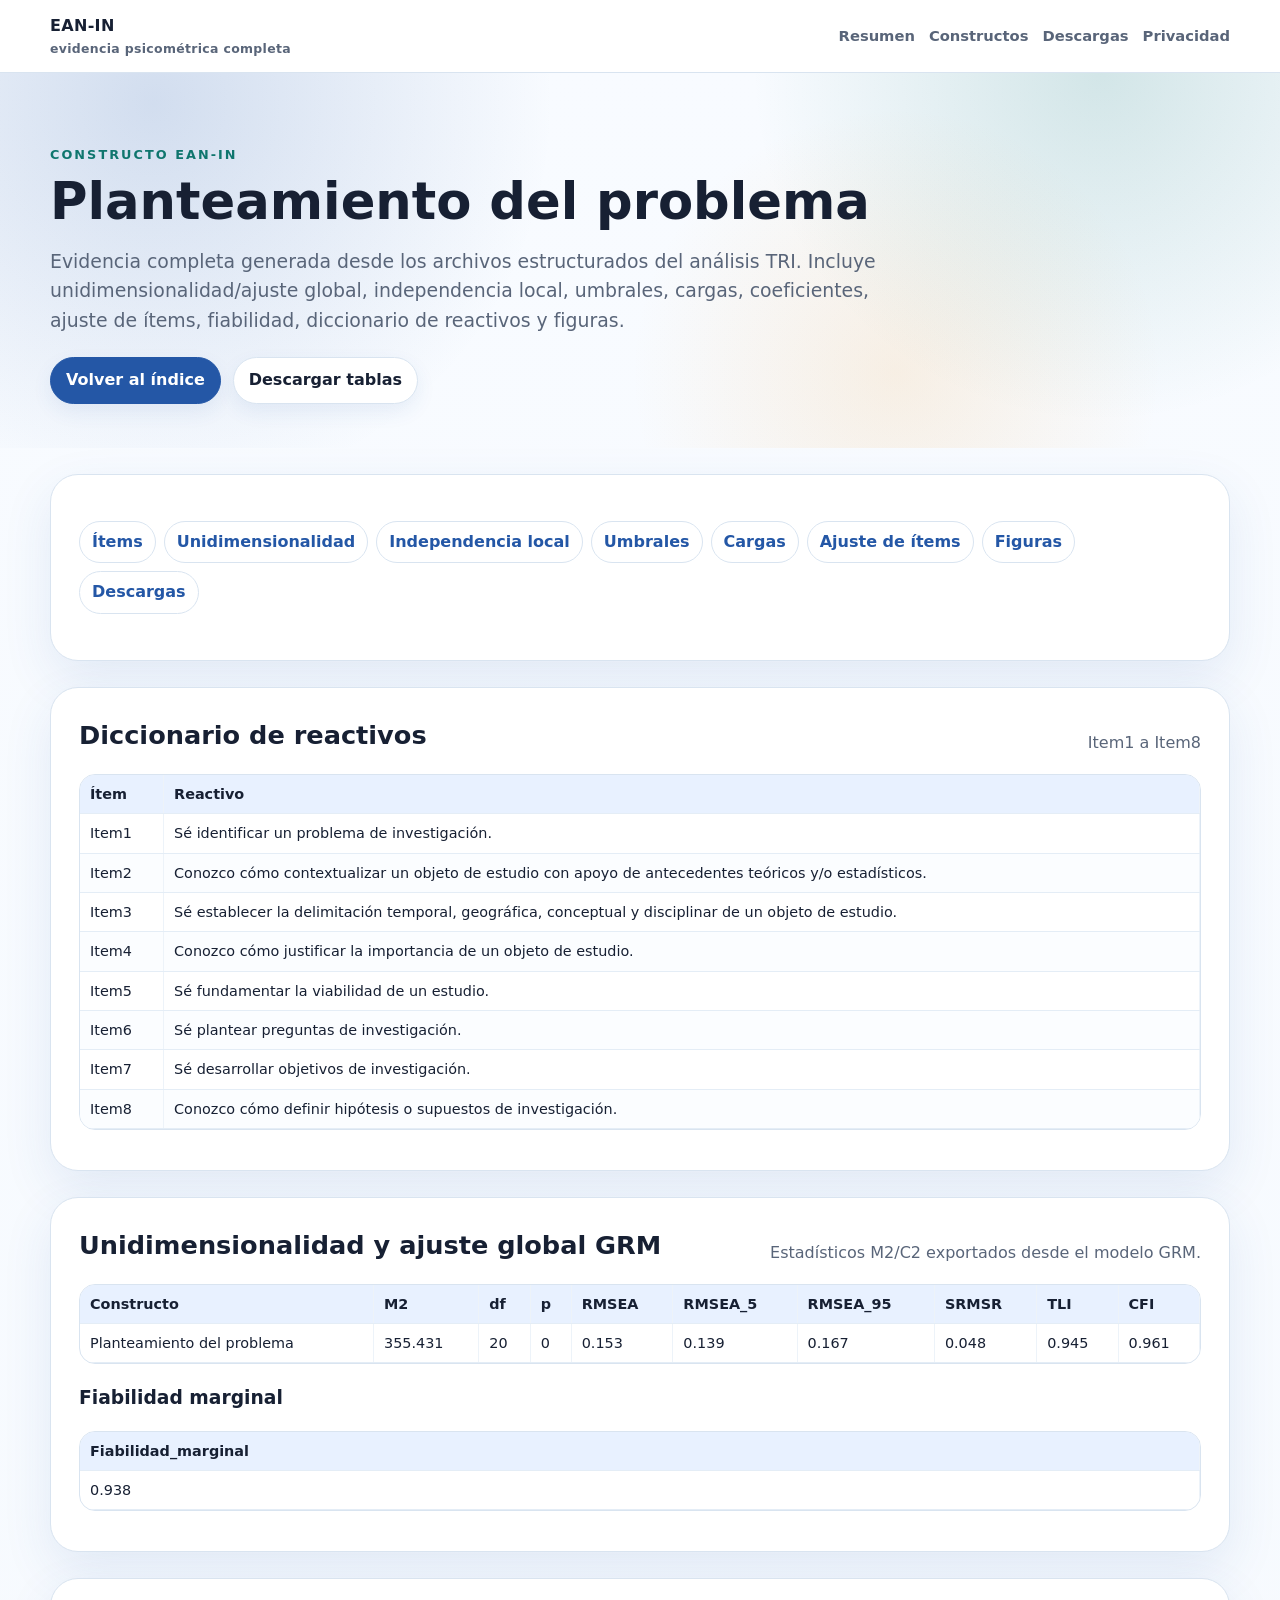
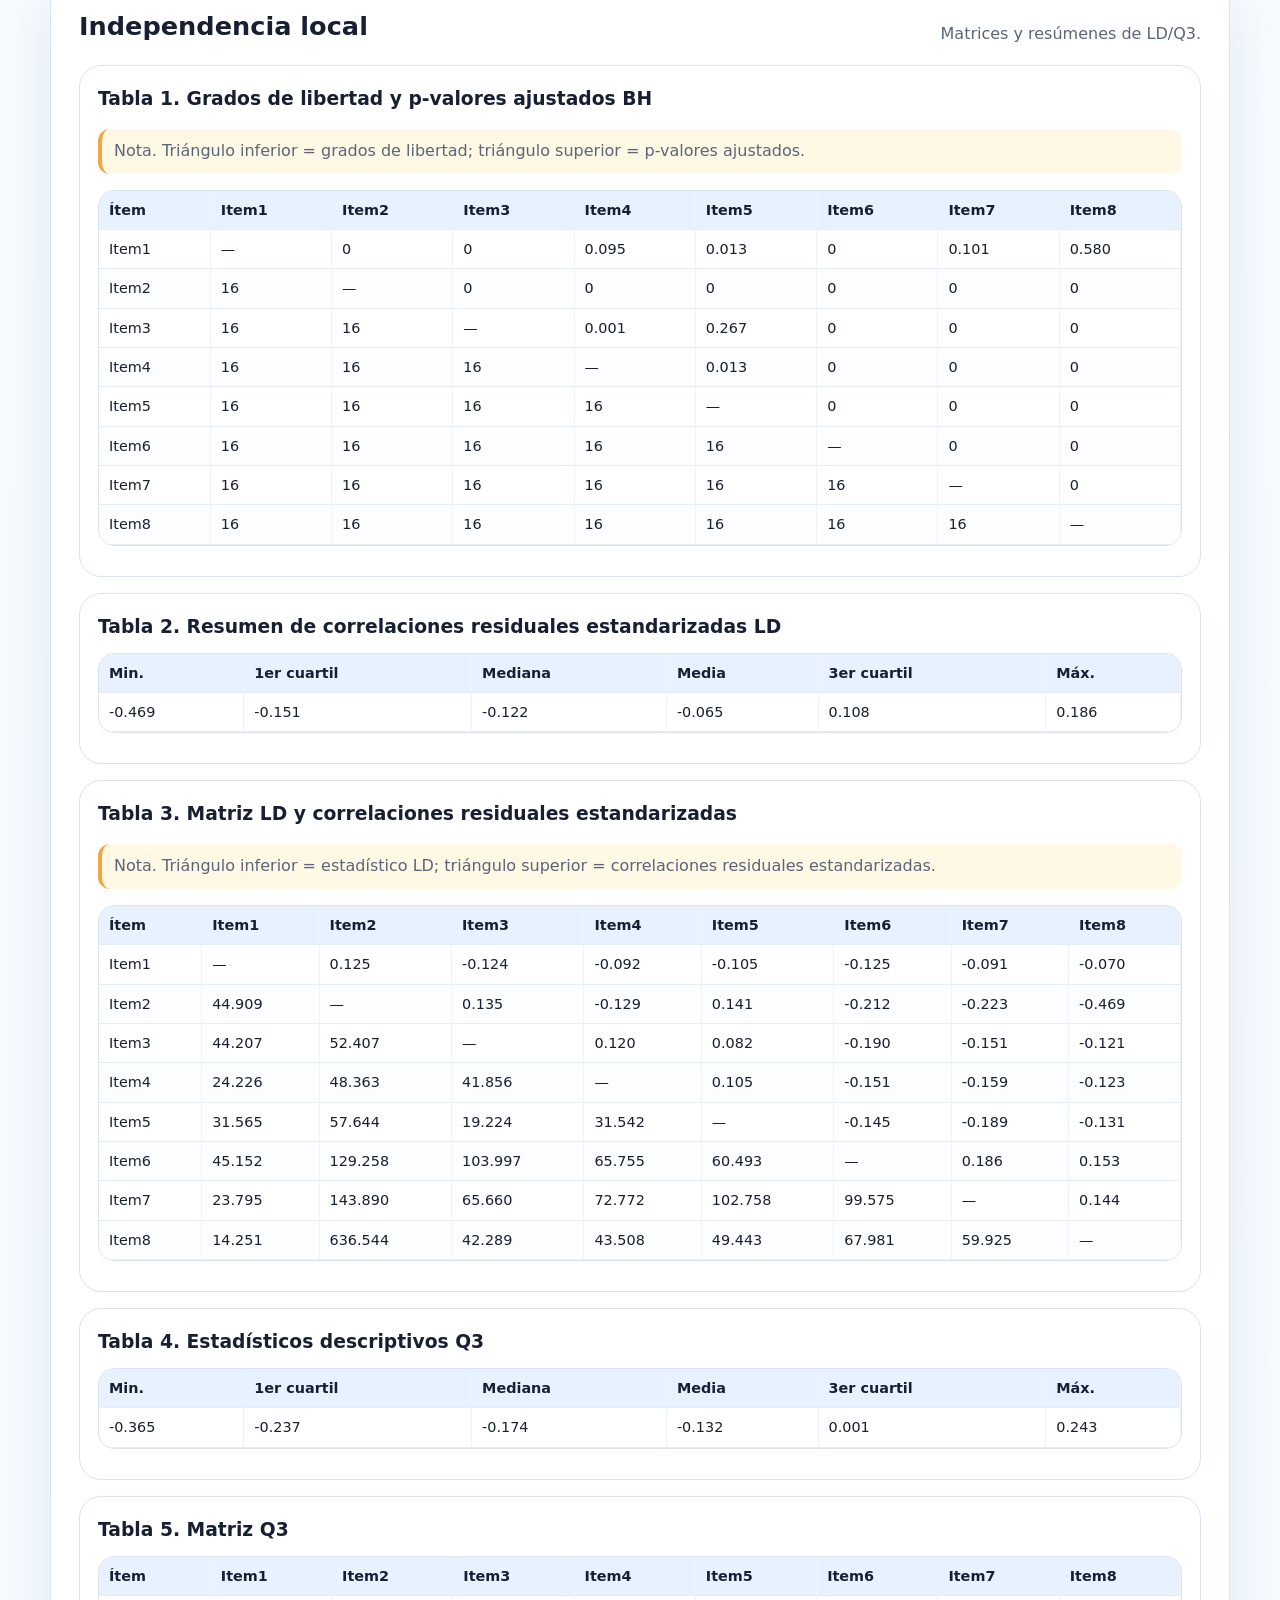
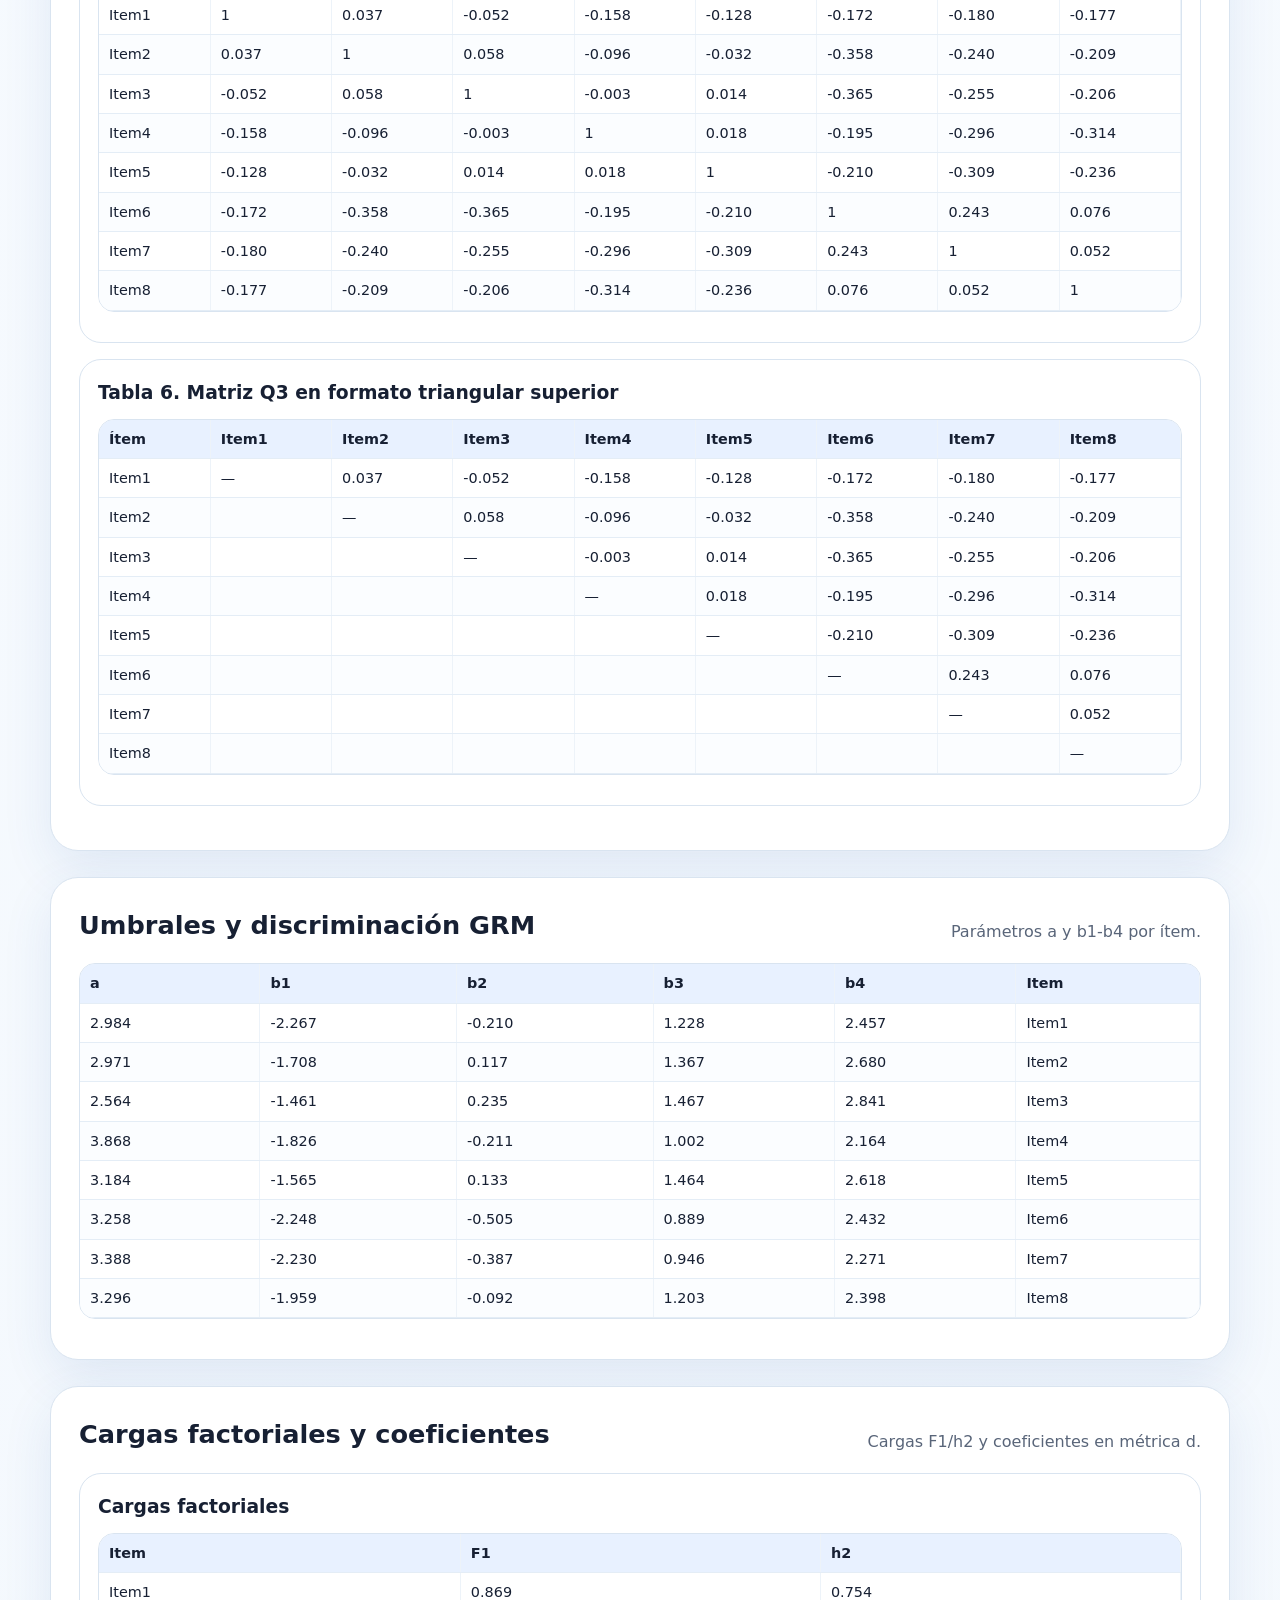
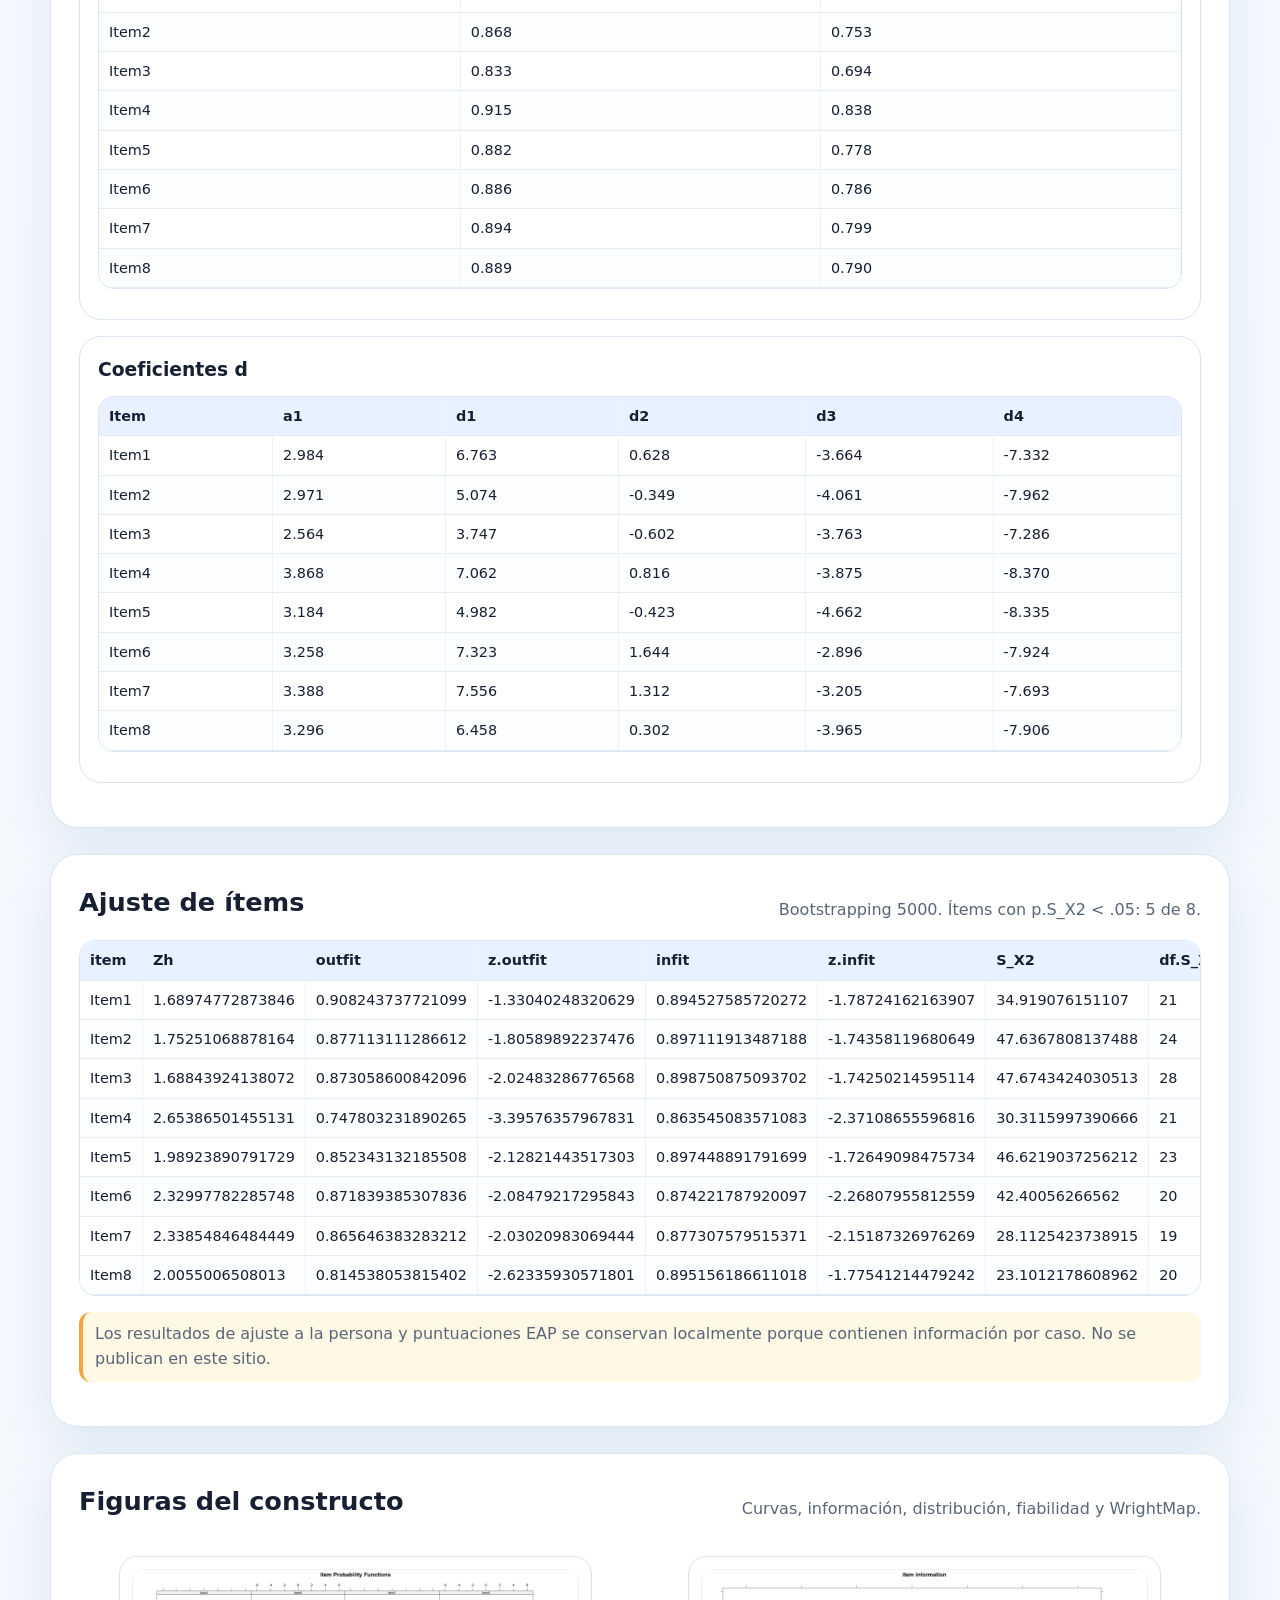
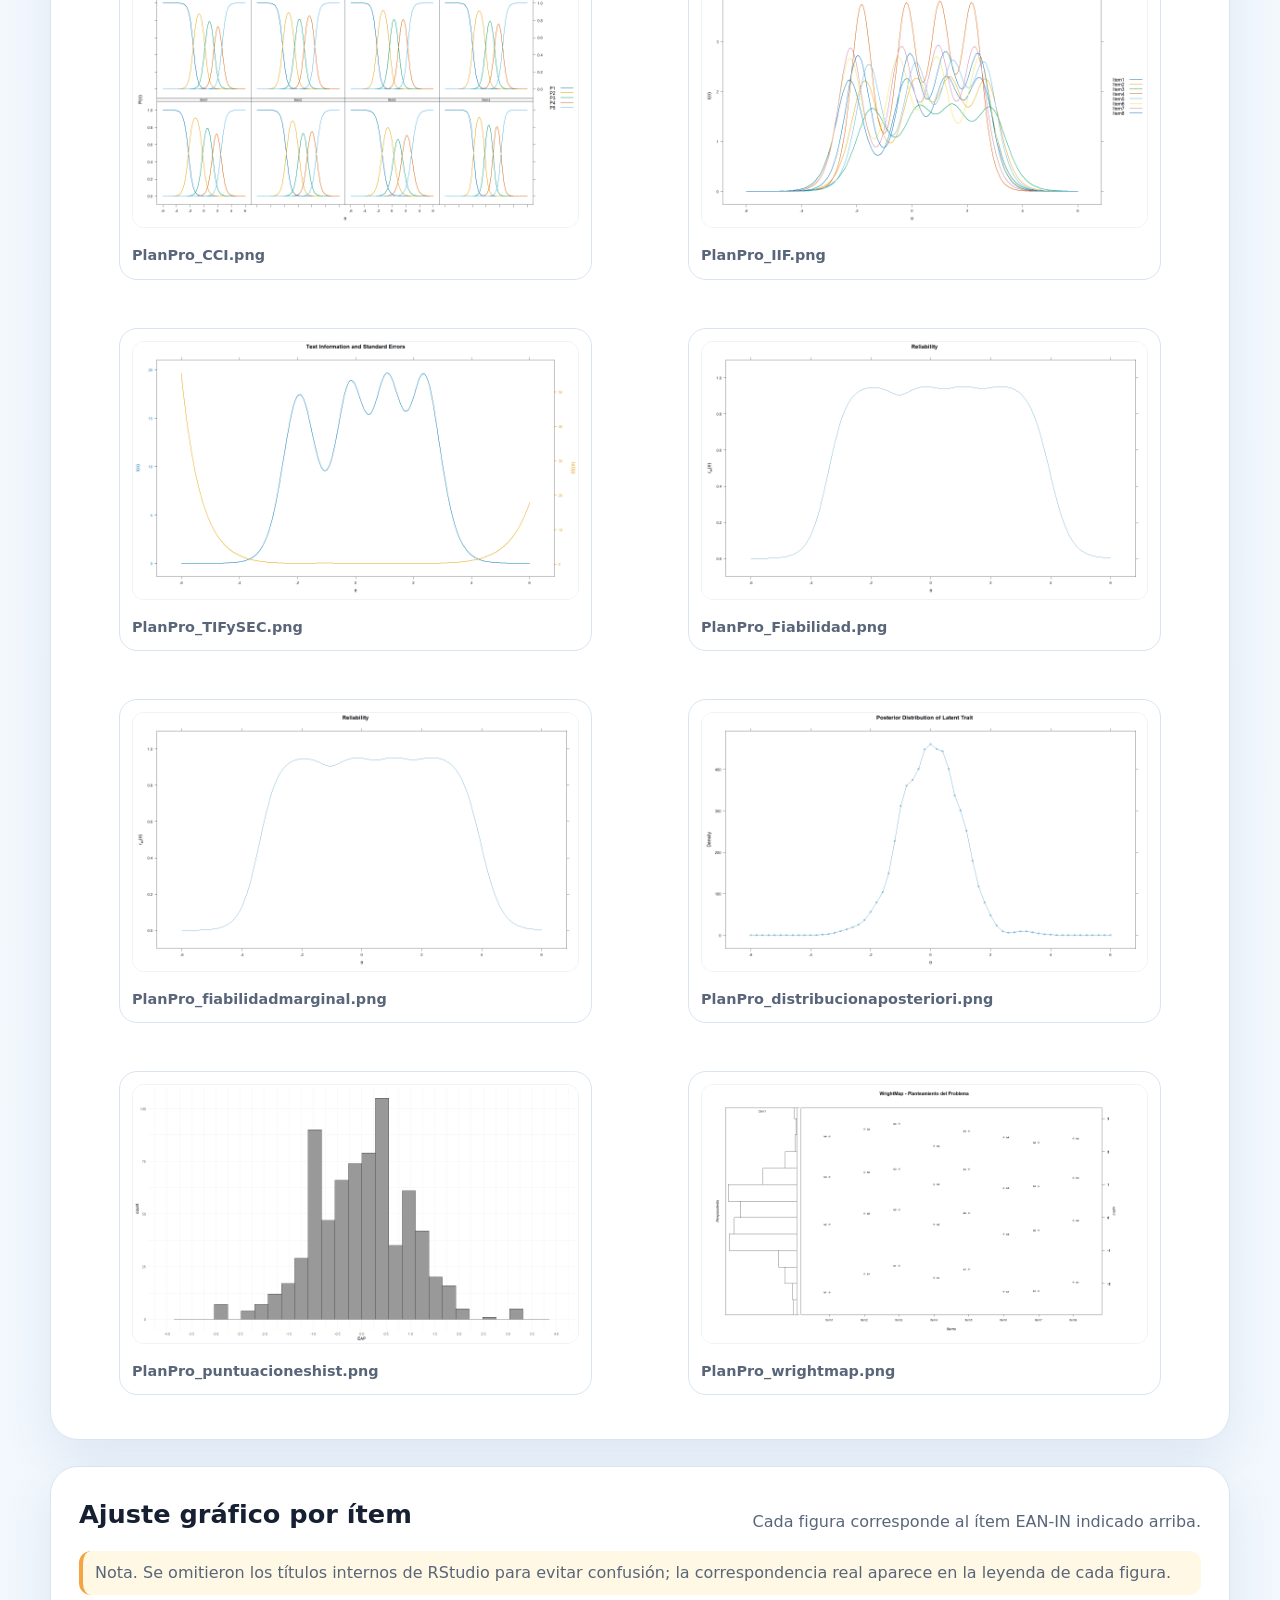
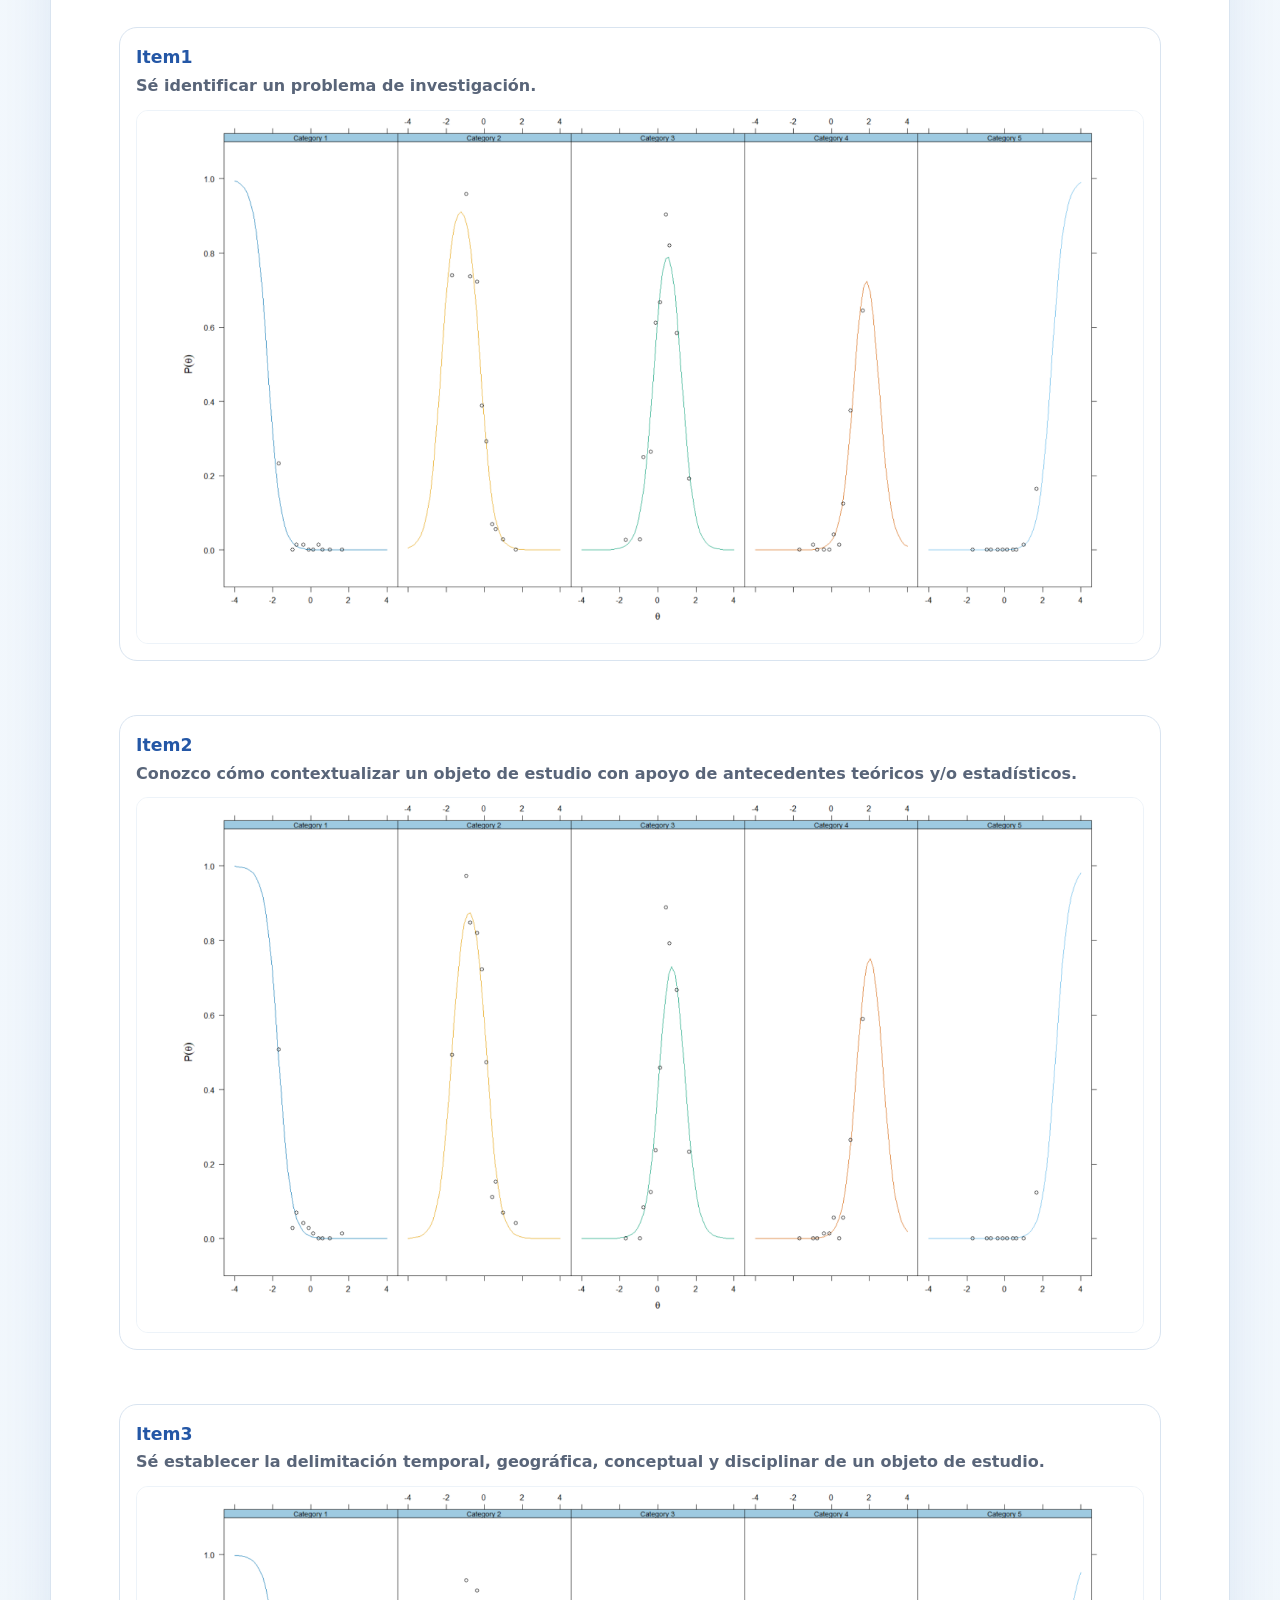
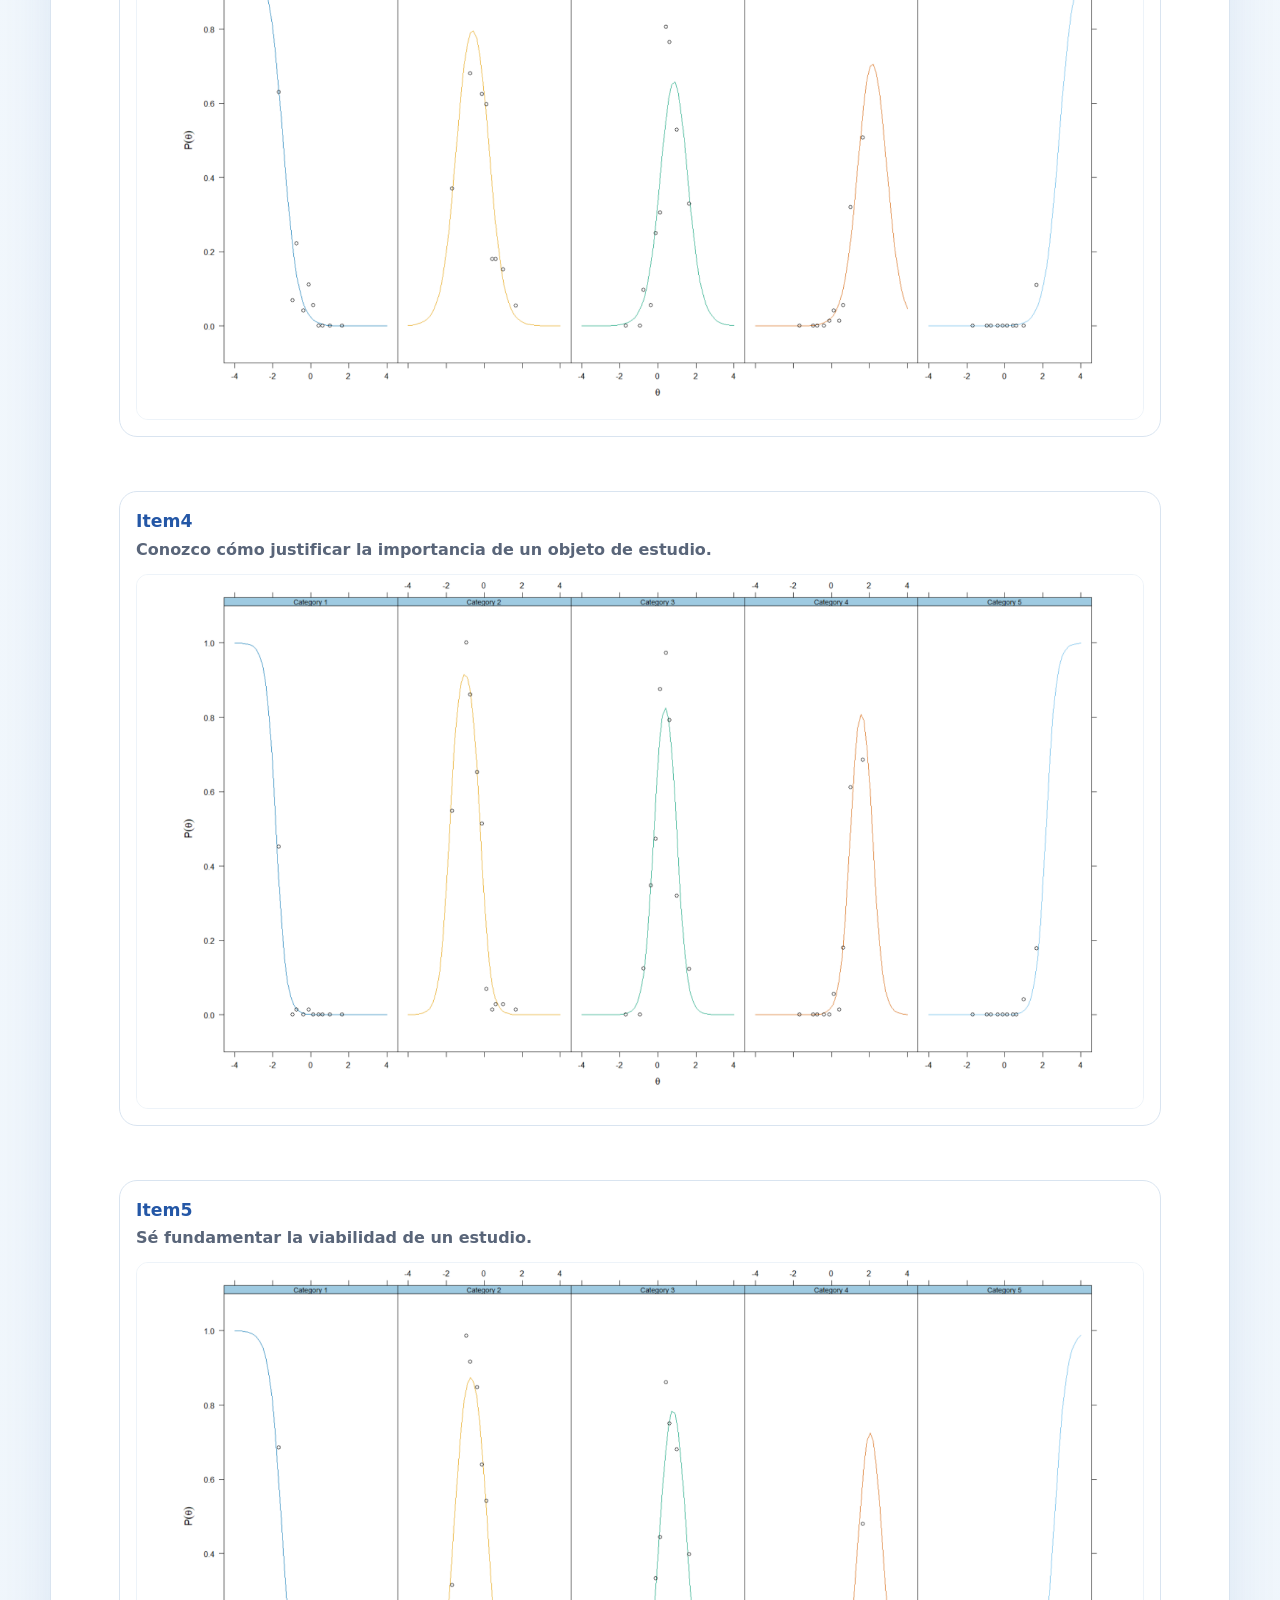
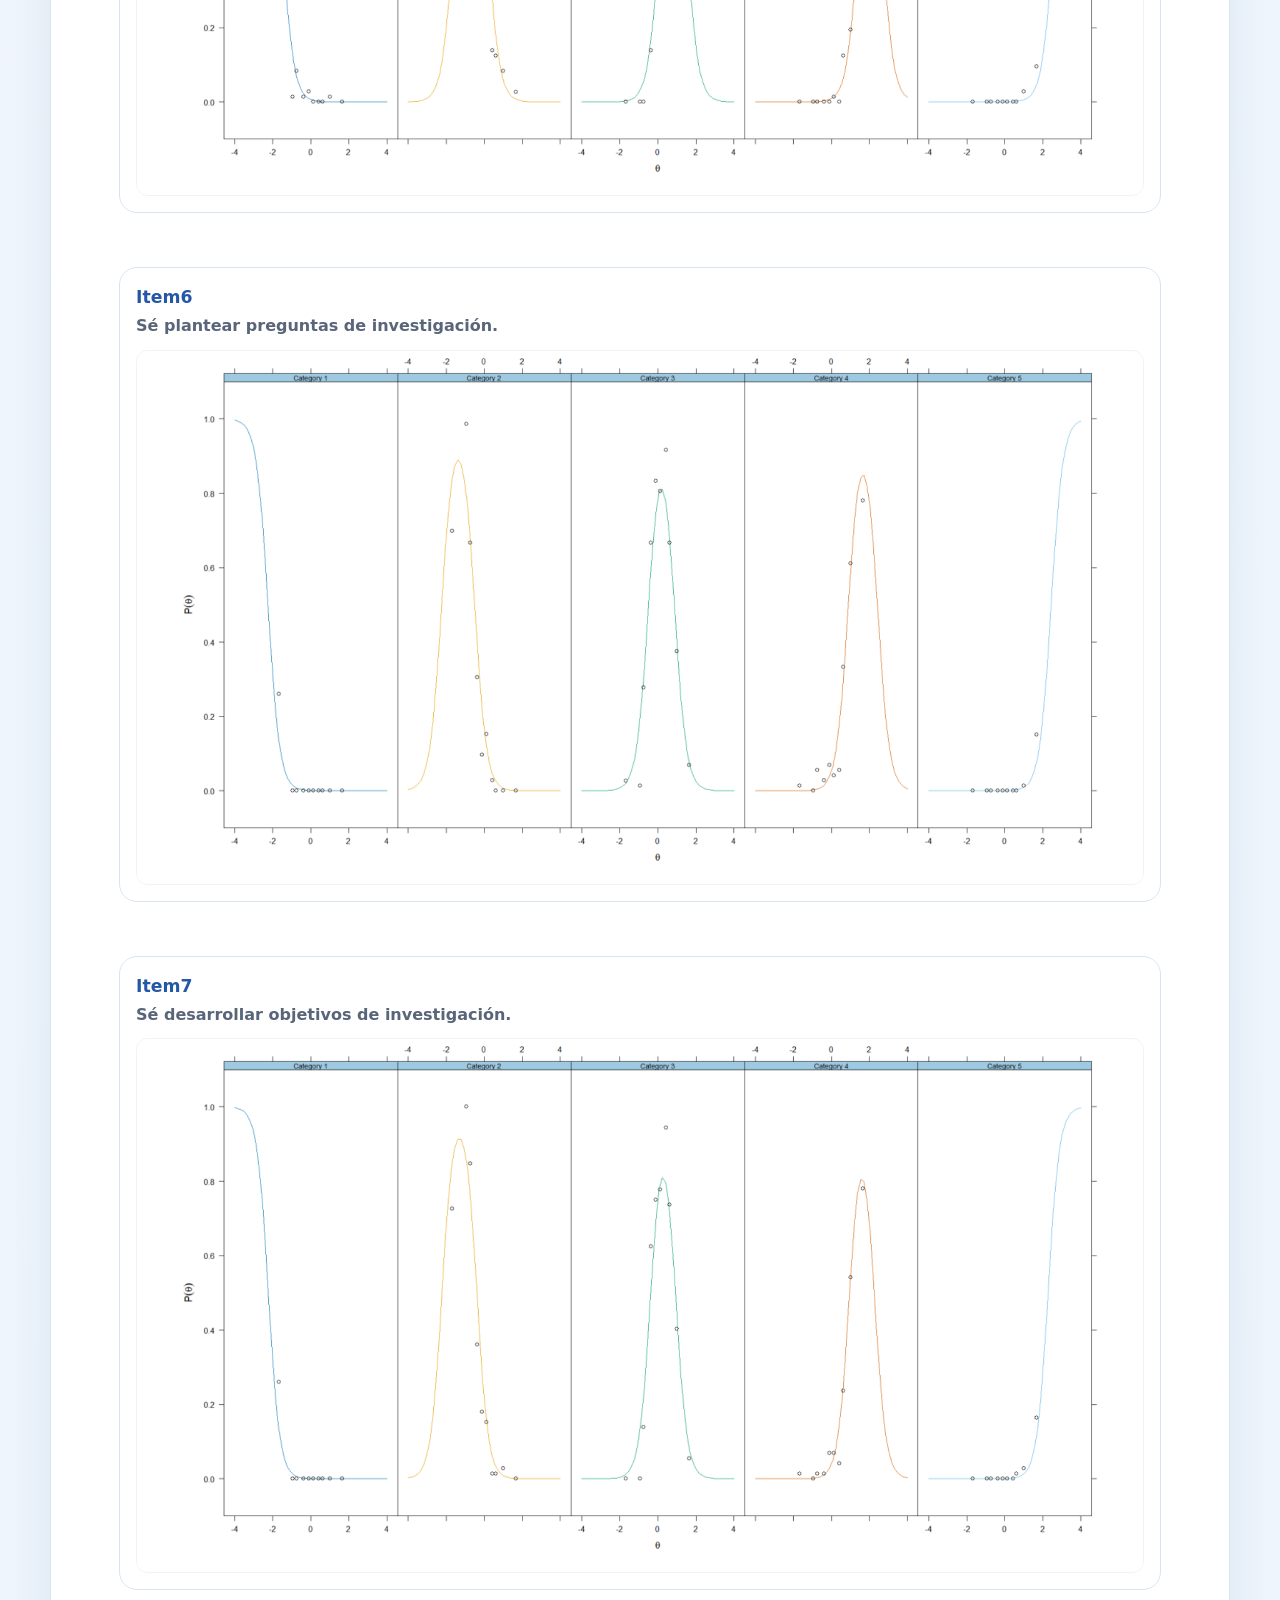
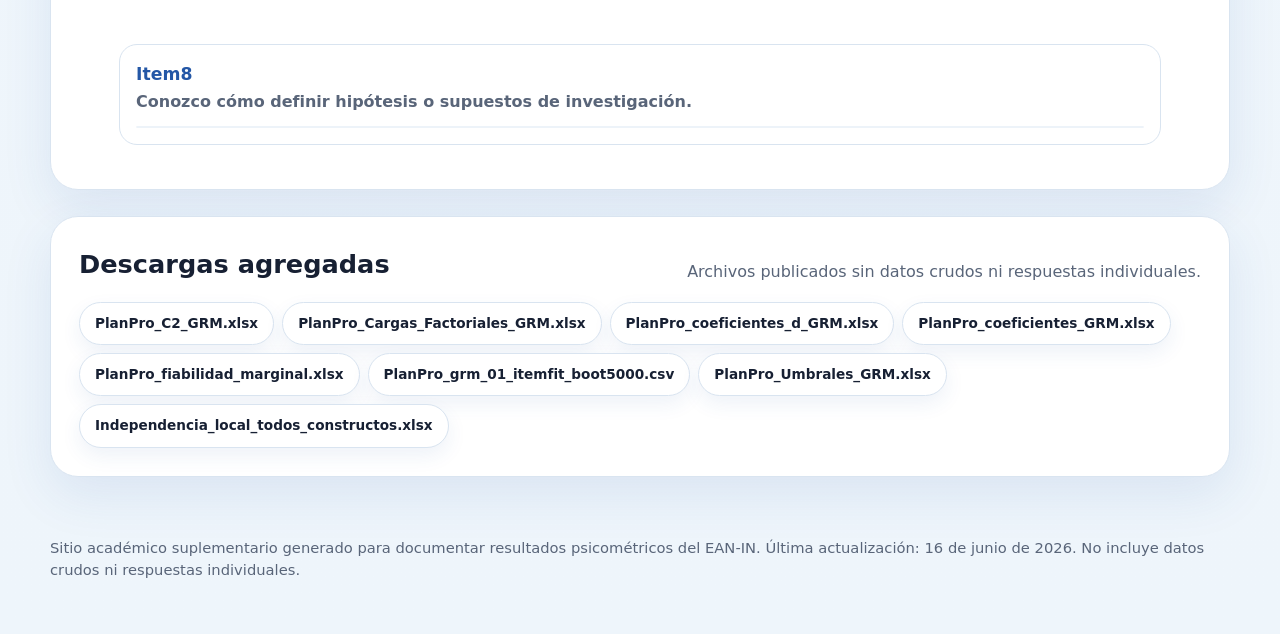
<file: planteamiento-del-problema.html>
<!doctype html>
<html lang="es">
<head>
  <meta charset="utf-8">
  <meta name="viewport" content="width=device-width, initial-scale=1">
  <meta name="description" content="Evidencia psicométrica de Planteamiento del problema">
  <title>EAN-IN | Planteamiento del problema</title>
  <link rel="stylesheet" href="assets/styles.css?v=20260616c">
</head>
<body id="top">
<header class="site-header"><div class="container nav"><a class="brand" href="index.html"><span>EAN-IN</span><small>evidencia psicométrica completa</small></a><nav class="nav-links" aria-label="Navegación principal"><a href="index.html#resumen">Resumen</a><a href="index.html#constructos">Constructos</a><a href="index.html#descargas">Descargas</a><a href="index.html#privacidad">Privacidad</a></nav></div></header>

<main>
<section class="hero"><div class="container"><div class="eyebrow">Constructo EAN-IN</div><h1>Planteamiento del problema</h1><p class="lead">Evidencia completa generada desde los archivos estructurados del análisis TRI. Incluye unidimensionalidad/ajuste global, independencia local, umbrales, cargas, coeficientes, ajuste de ítems, fiabilidad, diccionario de reactivos y figuras.</p><div class="hero-actions"><a class="btn primary" href="index.html#constructos">Volver al índice</a><a class="btn" href="#descargas">Descargar tablas</a></div></div></section>
<section class="container panel"><div class="toc"><a href="#items">Ítems</a><a href="#unidimensionalidad">Unidimensionalidad</a><a href="#independencia">Independencia local</a><a href="#umbrales">Umbrales</a><a href="#cargas">Cargas</a><a href="#itemfit">Ajuste de ítems</a><a href="#figuras">Figuras</a><a href="#descargas">Descargas</a></div></section>
<section class="container panel" id="items"><div class="section-title"><h2>Diccionario de reactivos</h2><p>Item1 a Item8</p></div><div class="table-wrap">
<table>
<thead><tr><th>Ítem</th><th>Reactivo</th></tr></thead>
<tbody>
<tr><td>Item1</td><td>Sé identificar un problema de investigación.</td></tr>
<tr><td>Item2</td><td>Conozco cómo contextualizar un objeto de estudio con apoyo de antecedentes teóricos y/o estadísticos.</td></tr>
<tr><td>Item3</td><td>Sé establecer la delimitación temporal, geográfica, conceptual y disciplinar de un objeto de estudio.</td></tr>
<tr><td>Item4</td><td>Conozco cómo justificar la importancia de un objeto de estudio.</td></tr>
<tr><td>Item5</td><td>Sé fundamentar la viabilidad de un estudio.</td></tr>
<tr><td>Item6</td><td>Sé plantear preguntas de investigación.</td></tr>
<tr><td>Item7</td><td>Sé desarrollar objetivos de investigación.</td></tr>
<tr><td>Item8</td><td>Conozco cómo definir hipótesis o supuestos de investigación.</td></tr>
</tbody></table></div></section>
<section class="container panel" id="unidimensionalidad"><div class="section-title"><h2>Unidimensionalidad y ajuste global GRM</h2><p>Estadísticos M2/C2 exportados desde el modelo GRM.</p></div><div class="table-wrap">
<table>
<thead><tr><th>Constructo</th><th>M2</th><th>df</th><th>p</th><th>RMSEA</th><th>RMSEA_5</th><th>RMSEA_95</th><th>SRMSR</th><th>TLI</th><th>CFI</th></tr></thead>
<tbody>
<tr><td>Planteamiento del problema</td><td>355.431</td><td>20</td><td>0</td><td>0.153</td><td>0.139</td><td>0.167</td><td>0.048</td><td>0.945</td><td>0.961</td></tr>
</tbody></table></div><h3>Fiabilidad marginal</h3><div class="table-wrap">
<table>
<thead><tr><th>Fiabilidad_marginal</th></tr></thead>
<tbody>
<tr><td>0.938</td></tr>
</tbody></table></div></section>
<section class="container panel" id="independencia"><div class="section-title"><h2>Independencia local</h2><p>Matrices y resúmenes de LD/Q3.</p></div><article class="subpanel">
<h3>Tabla 1. Grados de libertad y p-valores ajustados BH</h3>
<p class="note">Nota. Triángulo inferior = grados de libertad; triángulo superior = p-valores ajustados.</p>
<div class="table-wrap">
<table>
<thead><tr><th>Ítem</th><th>Item1</th><th>Item2</th><th>Item3</th><th>Item4</th><th>Item5</th><th>Item6</th><th>Item7</th><th>Item8</th></tr></thead>
<tbody>
<tr><td>Item1</td><td>—</td><td>0</td><td>0</td><td>0.095</td><td>0.013</td><td>0</td><td>0.101</td><td>0.580</td></tr>
<tr><td>Item2</td><td>16</td><td>—</td><td>0</td><td>0</td><td>0</td><td>0</td><td>0</td><td>0</td></tr>
<tr><td>Item3</td><td>16</td><td>16</td><td>—</td><td>0.001</td><td>0.267</td><td>0</td><td>0</td><td>0</td></tr>
<tr><td>Item4</td><td>16</td><td>16</td><td>16</td><td>—</td><td>0.013</td><td>0</td><td>0</td><td>0</td></tr>
<tr><td>Item5</td><td>16</td><td>16</td><td>16</td><td>16</td><td>—</td><td>0</td><td>0</td><td>0</td></tr>
<tr><td>Item6</td><td>16</td><td>16</td><td>16</td><td>16</td><td>16</td><td>—</td><td>0</td><td>0</td></tr>
<tr><td>Item7</td><td>16</td><td>16</td><td>16</td><td>16</td><td>16</td><td>16</td><td>—</td><td>0</td></tr>
<tr><td>Item8</td><td>16</td><td>16</td><td>16</td><td>16</td><td>16</td><td>16</td><td>16</td><td>—</td></tr>
</tbody></table></div>
</article>
<article class="subpanel">
<h3>Tabla 2. Resumen de correlaciones residuales estandarizadas LD</h3>
<div class="table-wrap">
<table>
<thead><tr><th>Min.</th><th>1er cuartil</th><th>Mediana</th><th>Media</th><th>3er cuartil</th><th>Máx.</th></tr></thead>
<tbody>
<tr><td>-0.469</td><td>-0.151</td><td>-0.122</td><td>-0.065</td><td>0.108</td><td>0.186</td></tr>
</tbody></table></div>
</article>
<article class="subpanel">
<h3>Tabla 3. Matriz LD y correlaciones residuales estandarizadas</h3>
<p class="note">Nota. Triángulo inferior = estadístico LD; triángulo superior = correlaciones residuales estandarizadas.</p>
<div class="table-wrap">
<table>
<thead><tr><th>Ítem</th><th>Item1</th><th>Item2</th><th>Item3</th><th>Item4</th><th>Item5</th><th>Item6</th><th>Item7</th><th>Item8</th></tr></thead>
<tbody>
<tr><td>Item1</td><td>—</td><td>0.125</td><td>-0.124</td><td>-0.092</td><td>-0.105</td><td>-0.125</td><td>-0.091</td><td>-0.070</td></tr>
<tr><td>Item2</td><td>44.909</td><td>—</td><td>0.135</td><td>-0.129</td><td>0.141</td><td>-0.212</td><td>-0.223</td><td>-0.469</td></tr>
<tr><td>Item3</td><td>44.207</td><td>52.407</td><td>—</td><td>0.120</td><td>0.082</td><td>-0.190</td><td>-0.151</td><td>-0.121</td></tr>
<tr><td>Item4</td><td>24.226</td><td>48.363</td><td>41.856</td><td>—</td><td>0.105</td><td>-0.151</td><td>-0.159</td><td>-0.123</td></tr>
<tr><td>Item5</td><td>31.565</td><td>57.644</td><td>19.224</td><td>31.542</td><td>—</td><td>-0.145</td><td>-0.189</td><td>-0.131</td></tr>
<tr><td>Item6</td><td>45.152</td><td>129.258</td><td>103.997</td><td>65.755</td><td>60.493</td><td>—</td><td>0.186</td><td>0.153</td></tr>
<tr><td>Item7</td><td>23.795</td><td>143.890</td><td>65.660</td><td>72.772</td><td>102.758</td><td>99.575</td><td>—</td><td>0.144</td></tr>
<tr><td>Item8</td><td>14.251</td><td>636.544</td><td>42.289</td><td>43.508</td><td>49.443</td><td>67.981</td><td>59.925</td><td>—</td></tr>
</tbody></table></div>
</article>
<article class="subpanel">
<h3>Tabla 4. Estadísticos descriptivos Q3</h3>
<div class="table-wrap">
<table>
<thead><tr><th>Min.</th><th>1er cuartil</th><th>Mediana</th><th>Media</th><th>3er cuartil</th><th>Máx.</th></tr></thead>
<tbody>
<tr><td>-0.365</td><td>-0.237</td><td>-0.174</td><td>-0.132</td><td>0.001</td><td>0.243</td></tr>
</tbody></table></div>
</article>
<article class="subpanel">
<h3>Tabla 5. Matriz Q3</h3>
<div class="table-wrap">
<table>
<thead><tr><th>Ítem</th><th>Item1</th><th>Item2</th><th>Item3</th><th>Item4</th><th>Item5</th><th>Item6</th><th>Item7</th><th>Item8</th></tr></thead>
<tbody>
<tr><td>Item1</td><td>1</td><td>0.037</td><td>-0.052</td><td>-0.158</td><td>-0.128</td><td>-0.172</td><td>-0.180</td><td>-0.177</td></tr>
<tr><td>Item2</td><td>0.037</td><td>1</td><td>0.058</td><td>-0.096</td><td>-0.032</td><td>-0.358</td><td>-0.240</td><td>-0.209</td></tr>
<tr><td>Item3</td><td>-0.052</td><td>0.058</td><td>1</td><td>-0.003</td><td>0.014</td><td>-0.365</td><td>-0.255</td><td>-0.206</td></tr>
<tr><td>Item4</td><td>-0.158</td><td>-0.096</td><td>-0.003</td><td>1</td><td>0.018</td><td>-0.195</td><td>-0.296</td><td>-0.314</td></tr>
<tr><td>Item5</td><td>-0.128</td><td>-0.032</td><td>0.014</td><td>0.018</td><td>1</td><td>-0.210</td><td>-0.309</td><td>-0.236</td></tr>
<tr><td>Item6</td><td>-0.172</td><td>-0.358</td><td>-0.365</td><td>-0.195</td><td>-0.210</td><td>1</td><td>0.243</td><td>0.076</td></tr>
<tr><td>Item7</td><td>-0.180</td><td>-0.240</td><td>-0.255</td><td>-0.296</td><td>-0.309</td><td>0.243</td><td>1</td><td>0.052</td></tr>
<tr><td>Item8</td><td>-0.177</td><td>-0.209</td><td>-0.206</td><td>-0.314</td><td>-0.236</td><td>0.076</td><td>0.052</td><td>1</td></tr>
</tbody></table></div>
</article>
<article class="subpanel">
<h3>Tabla 6. Matriz Q3 en formato triangular superior</h3>
<div class="table-wrap">
<table>
<thead><tr><th>Ítem</th><th>Item1</th><th>Item2</th><th>Item3</th><th>Item4</th><th>Item5</th><th>Item6</th><th>Item7</th><th>Item8</th></tr></thead>
<tbody>
<tr><td>Item1</td><td>—</td><td>0.037</td><td>-0.052</td><td>-0.158</td><td>-0.128</td><td>-0.172</td><td>-0.180</td><td>-0.177</td></tr>
<tr><td>Item2</td><td></td><td>—</td><td>0.058</td><td>-0.096</td><td>-0.032</td><td>-0.358</td><td>-0.240</td><td>-0.209</td></tr>
<tr><td>Item3</td><td></td><td></td><td>—</td><td>-0.003</td><td>0.014</td><td>-0.365</td><td>-0.255</td><td>-0.206</td></tr>
<tr><td>Item4</td><td></td><td></td><td></td><td>—</td><td>0.018</td><td>-0.195</td><td>-0.296</td><td>-0.314</td></tr>
<tr><td>Item5</td><td></td><td></td><td></td><td></td><td>—</td><td>-0.210</td><td>-0.309</td><td>-0.236</td></tr>
<tr><td>Item6</td><td></td><td></td><td></td><td></td><td></td><td>—</td><td>0.243</td><td>0.076</td></tr>
<tr><td>Item7</td><td></td><td></td><td></td><td></td><td></td><td></td><td>—</td><td>0.052</td></tr>
<tr><td>Item8</td><td></td><td></td><td></td><td></td><td></td><td></td><td></td><td>—</td></tr>
</tbody></table></div>
</article></section>
<section class="container panel" id="umbrales"><div class="section-title"><h2>Umbrales y discriminación GRM</h2><p>Parámetros a y b1-b4 por ítem.</p></div><div class="table-wrap">
<table>
<thead><tr><th>a</th><th>b1</th><th>b2</th><th>b3</th><th>b4</th><th>Item</th></tr></thead>
<tbody>
<tr><td>2.984</td><td>-2.267</td><td>-0.210</td><td>1.228</td><td>2.457</td><td>Item1</td></tr>
<tr><td>2.971</td><td>-1.708</td><td>0.117</td><td>1.367</td><td>2.680</td><td>Item2</td></tr>
<tr><td>2.564</td><td>-1.461</td><td>0.235</td><td>1.467</td><td>2.841</td><td>Item3</td></tr>
<tr><td>3.868</td><td>-1.826</td><td>-0.211</td><td>1.002</td><td>2.164</td><td>Item4</td></tr>
<tr><td>3.184</td><td>-1.565</td><td>0.133</td><td>1.464</td><td>2.618</td><td>Item5</td></tr>
<tr><td>3.258</td><td>-2.248</td><td>-0.505</td><td>0.889</td><td>2.432</td><td>Item6</td></tr>
<tr><td>3.388</td><td>-2.230</td><td>-0.387</td><td>0.946</td><td>2.271</td><td>Item7</td></tr>
<tr><td>3.296</td><td>-1.959</td><td>-0.092</td><td>1.203</td><td>2.398</td><td>Item8</td></tr>
</tbody></table></div></section>
<section class="container panel" id="cargas"><div class="section-title"><h2>Cargas factoriales y coeficientes</h2><p>Cargas F1/h2 y coeficientes en métrica d.</p></div><article class="subpanel"><h3>Cargas factoriales</h3><div class="table-wrap">
<table>
<thead><tr><th>Item</th><th>F1</th><th>h2</th></tr></thead>
<tbody>
<tr><td>Item1</td><td>0.869</td><td>0.754</td></tr>
<tr><td>Item2</td><td>0.868</td><td>0.753</td></tr>
<tr><td>Item3</td><td>0.833</td><td>0.694</td></tr>
<tr><td>Item4</td><td>0.915</td><td>0.838</td></tr>
<tr><td>Item5</td><td>0.882</td><td>0.778</td></tr>
<tr><td>Item6</td><td>0.886</td><td>0.786</td></tr>
<tr><td>Item7</td><td>0.894</td><td>0.799</td></tr>
<tr><td>Item8</td><td>0.889</td><td>0.790</td></tr>
</tbody></table></div></article><article class="subpanel"><h3>Coeficientes d</h3><div class="table-wrap">
<table>
<thead><tr><th>Item</th><th>a1</th><th>d1</th><th>d2</th><th>d3</th><th>d4</th></tr></thead>
<tbody>
<tr><td>Item1</td><td>2.984</td><td>6.763</td><td>0.628</td><td>-3.664</td><td>-7.332</td></tr>
<tr><td>Item2</td><td>2.971</td><td>5.074</td><td>-0.349</td><td>-4.061</td><td>-7.962</td></tr>
<tr><td>Item3</td><td>2.564</td><td>3.747</td><td>-0.602</td><td>-3.763</td><td>-7.286</td></tr>
<tr><td>Item4</td><td>3.868</td><td>7.062</td><td>0.816</td><td>-3.875</td><td>-8.370</td></tr>
<tr><td>Item5</td><td>3.184</td><td>4.982</td><td>-0.423</td><td>-4.662</td><td>-8.335</td></tr>
<tr><td>Item6</td><td>3.258</td><td>7.323</td><td>1.644</td><td>-2.896</td><td>-7.924</td></tr>
<tr><td>Item7</td><td>3.388</td><td>7.556</td><td>1.312</td><td>-3.205</td><td>-7.693</td></tr>
<tr><td>Item8</td><td>3.296</td><td>6.458</td><td>0.302</td><td>-3.965</td><td>-7.906</td></tr>
</tbody></table></div></article></section>
<section class="container panel" id="itemfit"><div class="section-title"><h2>Ajuste de ítems</h2><p>Bootstrapping 5000. Ítems con p.S_X2 &lt; .05: 5 de 8.</p></div><div class="table-wrap">
<table>
<thead><tr><th>item</th><th>Zh</th><th>outfit</th><th>z.outfit</th><th>infit</th><th>z.infit</th><th>S_X2</th><th>df.S_X2</th><th>RMSEA.S_X2</th><th>p.S_X2</th><th>X2_star</th><th>p.X2_star</th></tr></thead>
<tbody>
<tr><td>Item1</td><td>1.68974772873846</td><td>0.908243737721099</td><td>-1.33040248320629</td><td>0.894527585720272</td><td>-1.78724162163907</td><td>34.919076151107</td><td>21</td><td>0.0303199112482808</td><td>0.0288177949332837</td><td>39.168124498053</td><td>0.026</td></tr>
<tr><td>Item2</td><td>1.75251068878164</td><td>0.877113111286612</td><td>-1.80589892237476</td><td>0.897111913487188</td><td>-1.74358119680649</td><td>47.6367808137488</td><td>24</td><td>0.036959059466052</td><td>0.00279874741868758</td><td>124.851791469054</td><td>0.0052</td></tr>
<tr><td>Item3</td><td>1.68843924138072</td><td>0.873058600842096</td><td>-2.02483286776568</td><td>0.898750875093702</td><td>-1.74250214595114</td><td>47.6743424030513</td><td>28</td><td>0.0312178841534305</td><td>0.0116143455325188</td><td>39.3799421935721</td><td>0.027</td></tr>
<tr><td>Item4</td><td>2.65386501455131</td><td>0.747803231890265</td><td>-3.39576357967831</td><td>0.863545083571083</td><td>-2.37108655596816</td><td>30.3115997390666</td><td>21</td><td>0.0247990400518915</td><td>0.0859029924788093</td><td>32.4085458114518</td><td>0.0276</td></tr>
<tr><td>Item5</td><td>1.98923890791729</td><td>0.852343132185508</td><td>-2.12821443517303</td><td>0.897448891791699</td><td>-1.72649098475734</td><td>46.6219037256212</td><td>23</td><td>0.0377420857667958</td><td>0.00250112328222313</td><td>39.9410247185617</td><td>0.0254</td></tr>
<tr><td>Item6</td><td>2.32997782285748</td><td>0.871839385307836</td><td>-2.08479217295843</td><td>0.874221787920097</td><td>-2.26807955812559</td><td>42.40056266562</td><td>20</td><td>0.0394136661332035</td><td>0.00245153386145137</td><td>73.481109235722</td><td>0.011</td></tr>
<tr><td>Item7</td><td>2.33854846484449</td><td>0.865646383283212</td><td>-2.03020983069444</td><td>0.877307579515371</td><td>-2.15187326976269</td><td>28.1125423738915</td><td>19</td><td>0.0257914255704873</td><td>0.0812865363407659</td><td>68.0907525215606</td><td>0.0134</td></tr>
<tr><td>Item8</td><td>2.0055006508013</td><td>0.814538053815402</td><td>-2.62335930571801</td><td>0.895156186611018</td><td>-1.77541214479242</td><td>23.1012178608962</td><td>20</td><td>0.0146650486509438</td><td>0.283851902243083</td><td>17.0762851864564</td><td>0.2488</td></tr>
</tbody></table></div><p class="note">Los resultados de ajuste a la persona y puntuaciones EAP se conservan localmente porque contienen información por caso. No se publican en este sitio.</p></section>
<section class="container panel" id="figuras"><div class="section-title"><h2>Figuras del constructo</h2><p>Curvas, información, distribución, fiabilidad y WrightMap.</p></div><div class="figure-grid"><figure class="figure-card"><img src="assets/media/PlanPro/PlanPro_CCI.png" alt="PlanPro_CCI.png"><figcaption>PlanPro_CCI.png</figcaption></figure><figure class="figure-card"><img src="assets/media/PlanPro/PlanPro_IIF.png" alt="PlanPro_IIF.png"><figcaption>PlanPro_IIF.png</figcaption></figure><figure class="figure-card"><img src="assets/media/PlanPro/PlanPro_TIFySEC.png" alt="PlanPro_TIFySEC.png"><figcaption>PlanPro_TIFySEC.png</figcaption></figure><figure class="figure-card"><img src="assets/media/PlanPro/PlanPro_Fiabilidad.png" alt="PlanPro_Fiabilidad.png"><figcaption>PlanPro_Fiabilidad.png</figcaption></figure><figure class="figure-card"><img src="assets/media/PlanPro/PlanPro_fiabilidadmarginal.png" alt="PlanPro_fiabilidadmarginal.png"><figcaption>PlanPro_fiabilidadmarginal.png</figcaption></figure><figure class="figure-card"><img src="assets/media/PlanPro/PlanPro_distribucionaposteriori.png" alt="PlanPro_distribucionaposteriori.png"><figcaption>PlanPro_distribucionaposteriori.png</figcaption></figure><figure class="figure-card"><img src="assets/media/PlanPro/PlanPro_puntuacioneshist.png" alt="PlanPro_puntuacioneshist.png"><figcaption>PlanPro_puntuacioneshist.png</figcaption></figure><figure class="figure-card"><img src="assets/media/PlanPro/PlanPro_wrightmap.png" alt="PlanPro_wrightmap.png"><figcaption>PlanPro_wrightmap.png</figcaption></figure></div></section>
<section class="container panel itemfit-section" id="ajuste-grafico-items"><div class="section-title"><h2>Ajuste gráfico por ítem</h2><p>Cada figura corresponde al ítem EAN-IN indicado arriba.</p></div><p class="note">Nota. Se omitieron los títulos internos de RStudio para evitar confusión; la correspondencia real aparece en la leyenda de cada figura.</p><div class="itemfit-grid"><figure class="figure-card itemfit-card">
  <figcaption><strong>Item1</strong><span>Sé identificar un problema de investigación.</span></figcaption>
  <img src="assets/media/PlanPro/itemfit/PlanPro_Item1_itemfit.png?v=20260616b" alt="Ajuste gráfico de Item1: Sé identificar un problema de investigación." loading="lazy">
</figure><figure class="figure-card itemfit-card">
  <figcaption><strong>Item2</strong><span>Conozco cómo contextualizar un objeto de estudio con apoyo de antecedentes teóricos y/o estadísticos.</span></figcaption>
  <img src="assets/media/PlanPro/itemfit/PlanPro_Item2_itemfit.png?v=20260616b" alt="Ajuste gráfico de Item2: Conozco cómo contextualizar un objeto de estudio con apoyo de antecedentes teóricos y/o estadísticos." loading="lazy">
</figure><figure class="figure-card itemfit-card">
  <figcaption><strong>Item3</strong><span>Sé establecer la delimitación temporal, geográfica, conceptual y disciplinar de un objeto de estudio.</span></figcaption>
  <img src="assets/media/PlanPro/itemfit/PlanPro_Item3_itemfit.png?v=20260616b" alt="Ajuste gráfico de Item3: Sé establecer la delimitación temporal, geográfica, conceptual y disciplinar de un objeto de estudio." loading="lazy">
</figure><figure class="figure-card itemfit-card">
  <figcaption><strong>Item4</strong><span>Conozco cómo justificar la importancia de un objeto de estudio.</span></figcaption>
  <img src="assets/media/PlanPro/itemfit/PlanPro_Item4_itemfit.png?v=20260616b" alt="Ajuste gráfico de Item4: Conozco cómo justificar la importancia de un objeto de estudio." loading="lazy">
</figure><figure class="figure-card itemfit-card">
  <figcaption><strong>Item5</strong><span>Sé fundamentar la viabilidad de un estudio.</span></figcaption>
  <img src="assets/media/PlanPro/itemfit/PlanPro_Item5_itemfit.png?v=20260616b" alt="Ajuste gráfico de Item5: Sé fundamentar la viabilidad de un estudio." loading="lazy">
</figure><figure class="figure-card itemfit-card">
  <figcaption><strong>Item6</strong><span>Sé plantear preguntas de investigación.</span></figcaption>
  <img src="assets/media/PlanPro/itemfit/PlanPro_Item6_itemfit.png?v=20260616b" alt="Ajuste gráfico de Item6: Sé plantear preguntas de investigación." loading="lazy">
</figure><figure class="figure-card itemfit-card">
  <figcaption><strong>Item7</strong><span>Sé desarrollar objetivos de investigación.</span></figcaption>
  <img src="assets/media/PlanPro/itemfit/PlanPro_Item7_itemfit.png?v=20260616b" alt="Ajuste gráfico de Item7: Sé desarrollar objetivos de investigación." loading="lazy">
</figure><figure class="figure-card itemfit-card">
  <figcaption><strong>Item8</strong><span>Conozco cómo definir hipótesis o supuestos de investigación.</span></figcaption>
  <img src="assets/media/PlanPro/itemfit/PlanPro_Item8_itemfit.png?v=20260616b" alt="Ajuste gráfico de Item8: Conozco cómo definir hipótesis o supuestos de investigación." loading="lazy">
</figure></div></section>
<section class="container panel" id="descargas"><div class="section-title"><h2>Descargas agregadas</h2><p>Archivos publicados sin datos crudos ni respuestas individuales.</p></div><div class="downloads"><a class="btn" href="assets/data/PlanPro/PlanPro_C2_GRM.xlsx" download>PlanPro_C2_GRM.xlsx</a><a class="btn" href="assets/data/PlanPro/PlanPro_Cargas_Factoriales_GRM.xlsx" download>PlanPro_Cargas_Factoriales_GRM.xlsx</a><a class="btn" href="assets/data/PlanPro/PlanPro_coeficientes_d_GRM.xlsx" download>PlanPro_coeficientes_d_GRM.xlsx</a><a class="btn" href="assets/data/PlanPro/PlanPro_coeficientes_GRM.xlsx" download>PlanPro_coeficientes_GRM.xlsx</a><a class="btn" href="assets/data/PlanPro/PlanPro_fiabilidad_marginal.xlsx" download>PlanPro_fiabilidad_marginal.xlsx</a><a class="btn" href="assets/data/PlanPro/PlanPro_grm_01_itemfit_boot5000.csv" download>PlanPro_grm_01_itemfit_boot5000.csv</a><a class="btn" href="assets/data/PlanPro/PlanPro_Umbrales_GRM.xlsx" download>PlanPro_Umbrales_GRM.xlsx</a><a class="btn" href="assets/data/Independencia_local_todos_constructos.xlsx" download>Independencia_local_todos_constructos.xlsx</a></div></section>
</main>
<footer class="footer"><div class="container">Sitio académico suplementario generado para documentar resultados psicométricos del EAN-IN. Última actualización: 16 de junio de 2026. No incluye datos crudos ni respuestas individuales.</div></footer>
<script src="assets/site.js"></script>
</body>
</html>
</file>
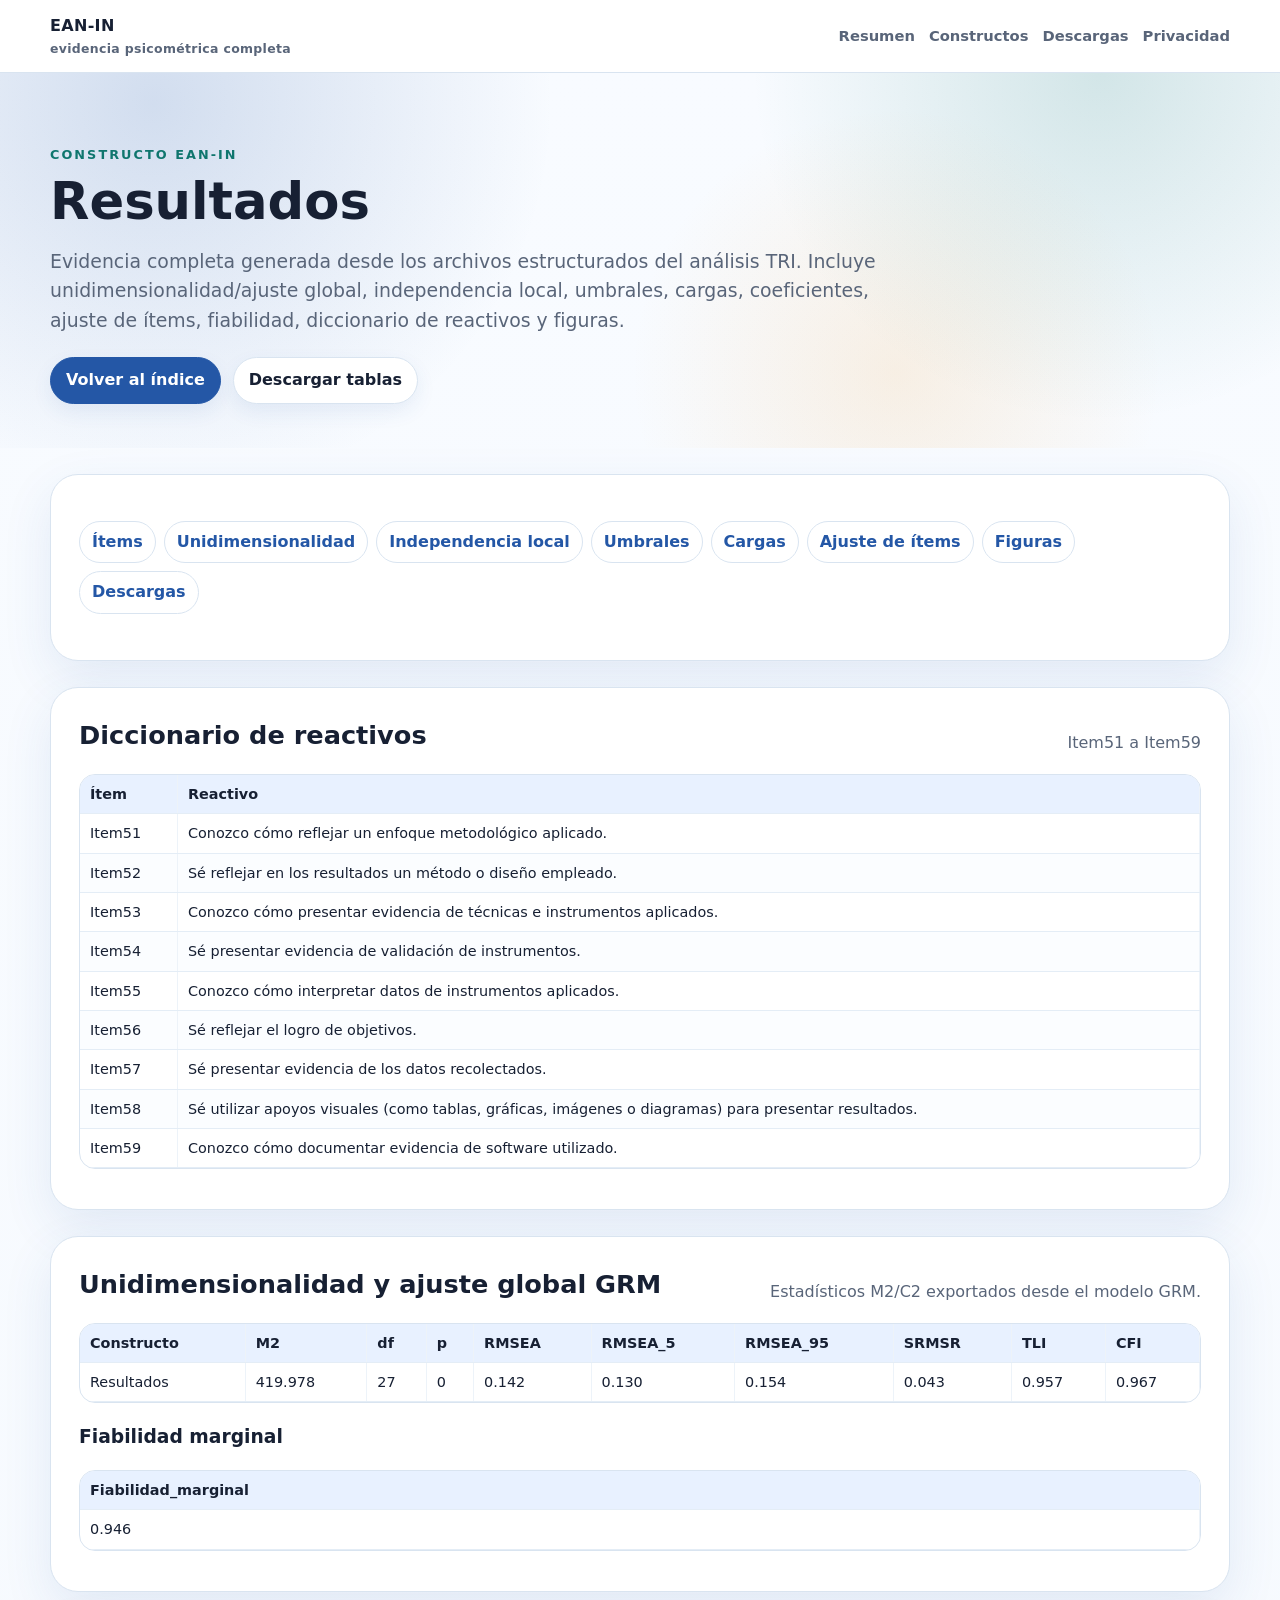
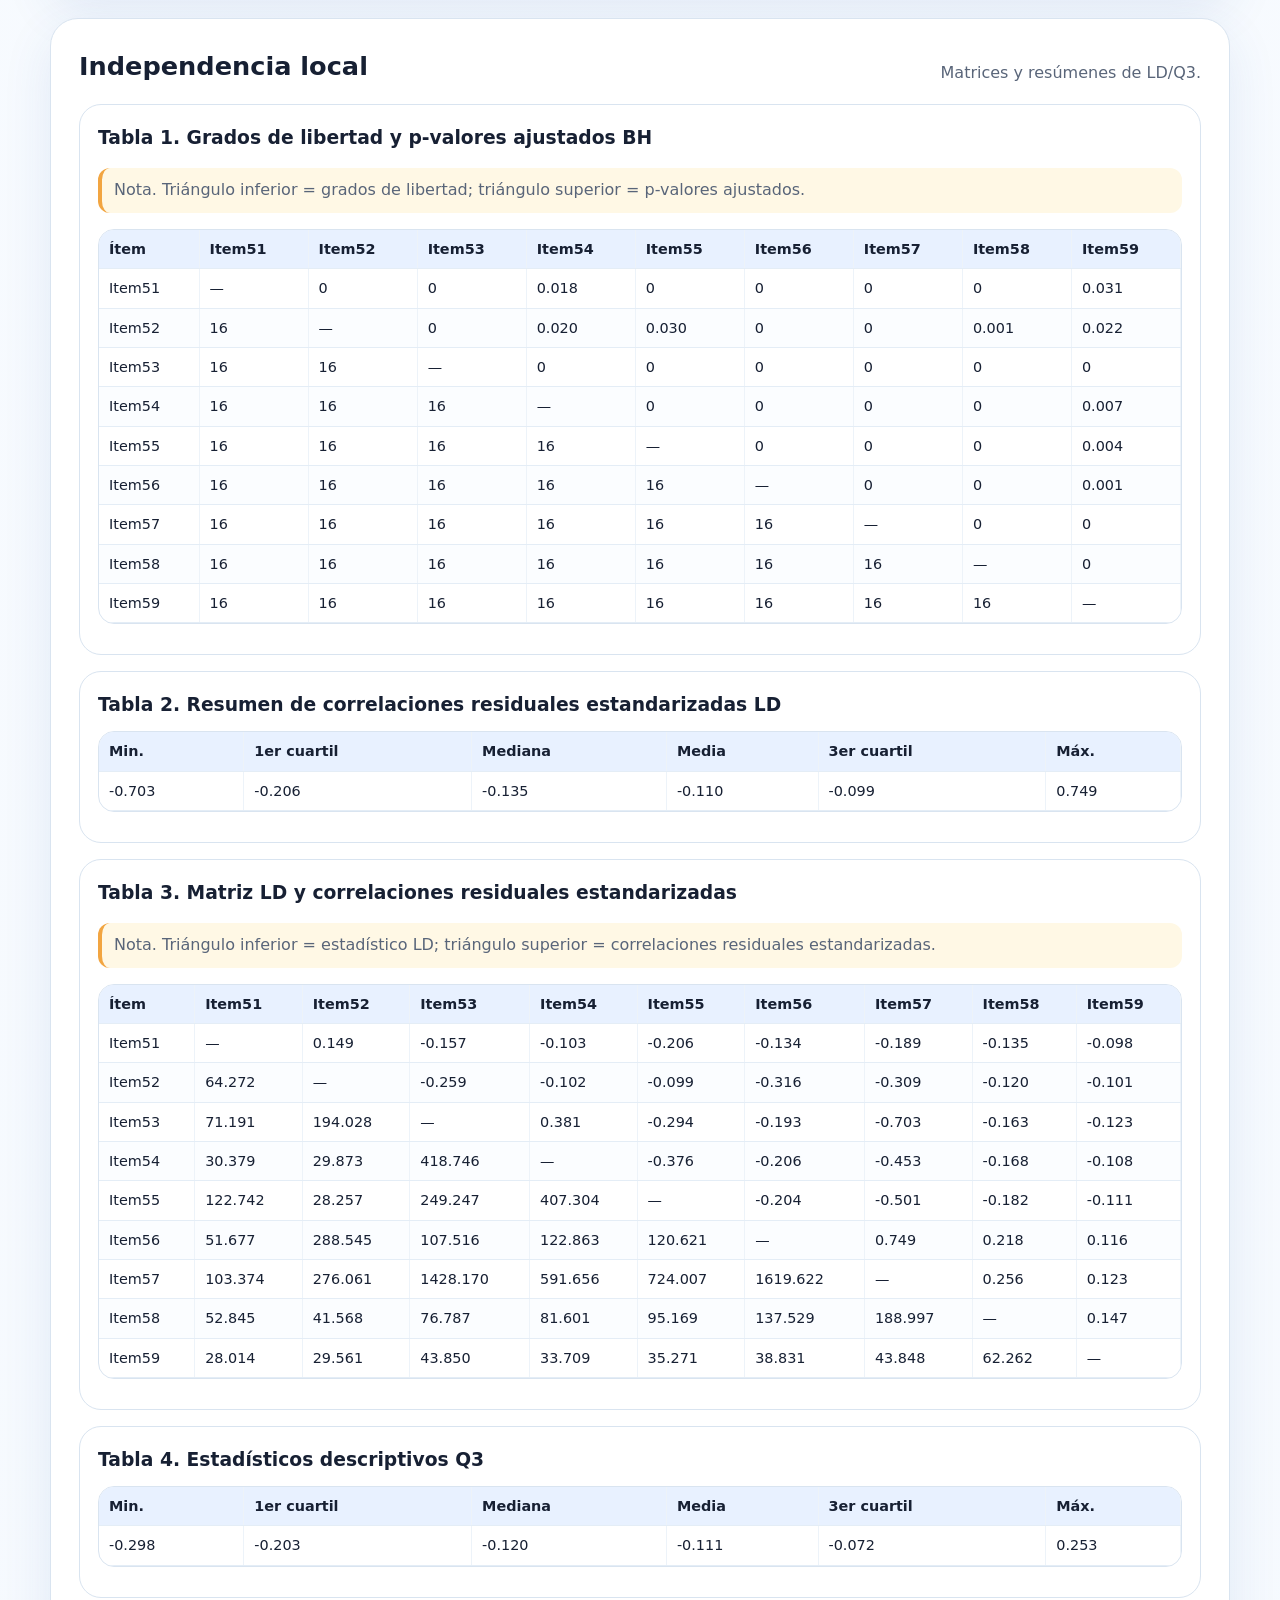
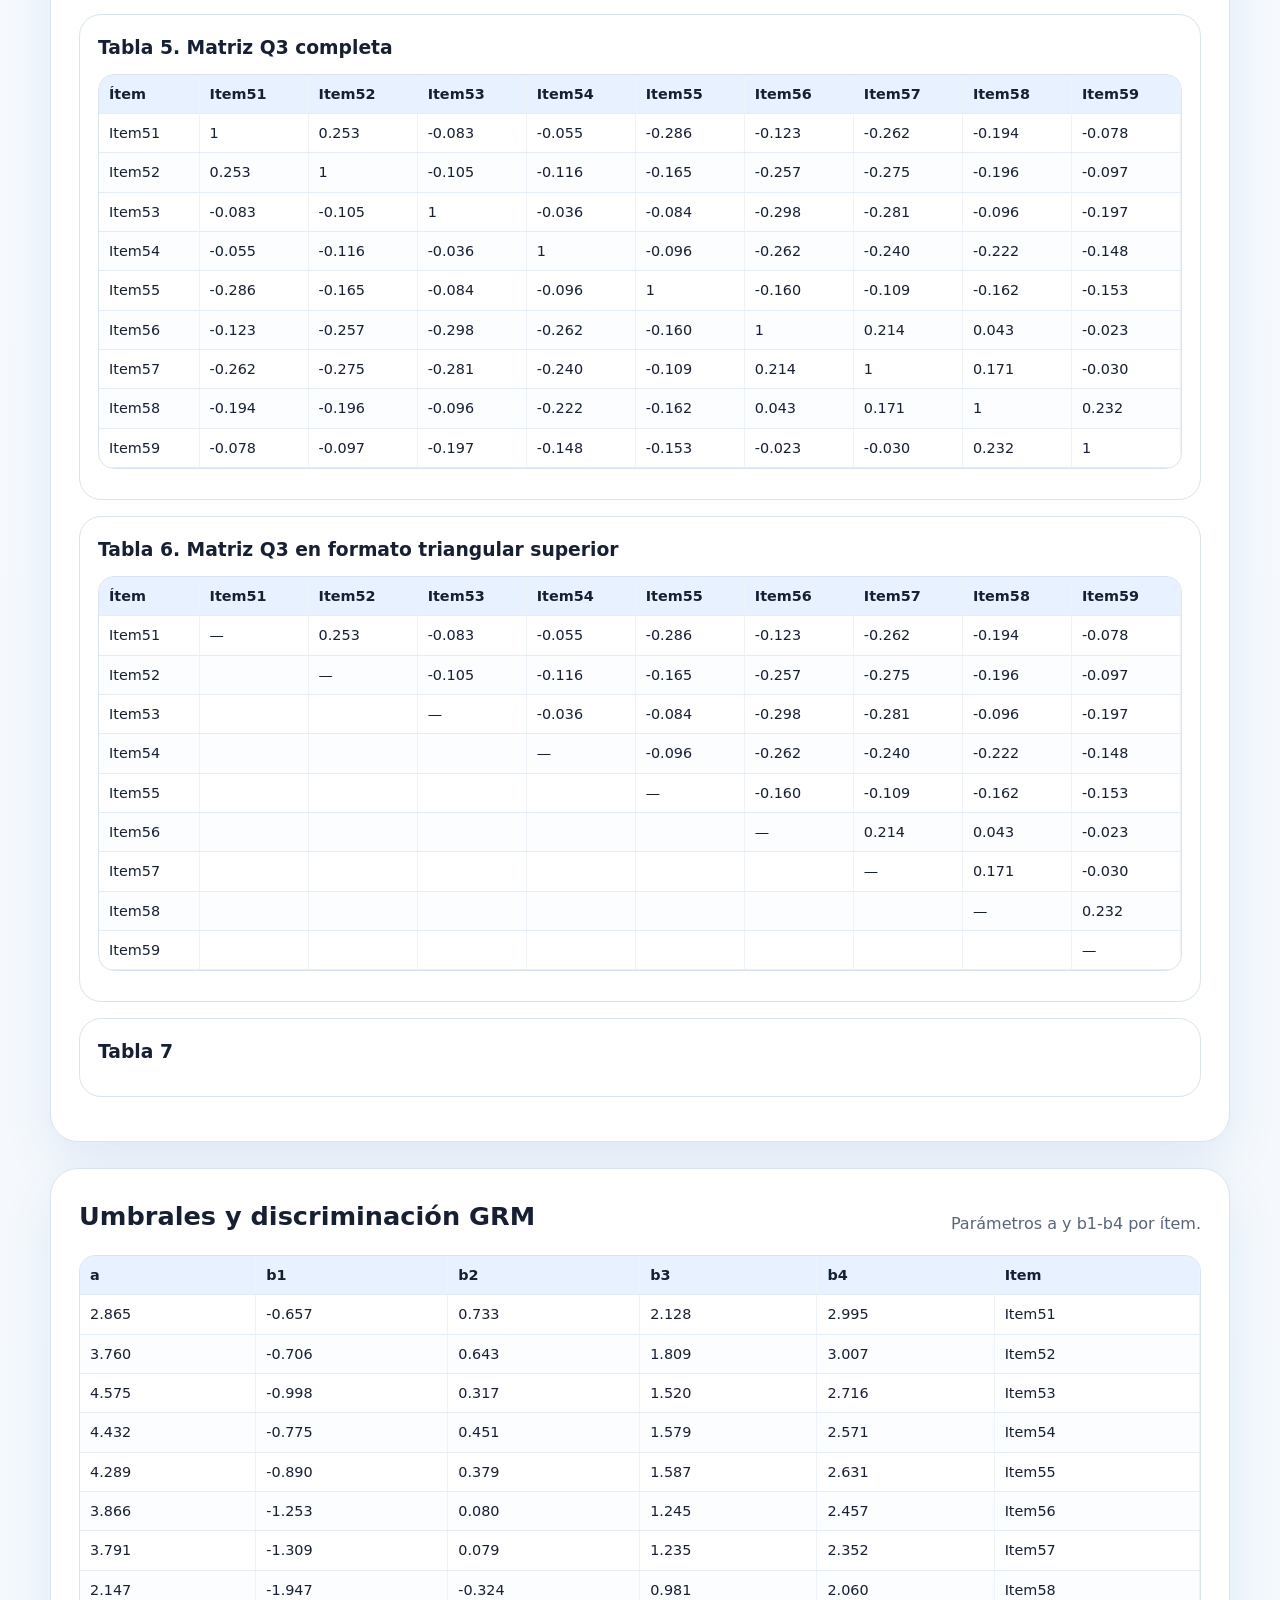
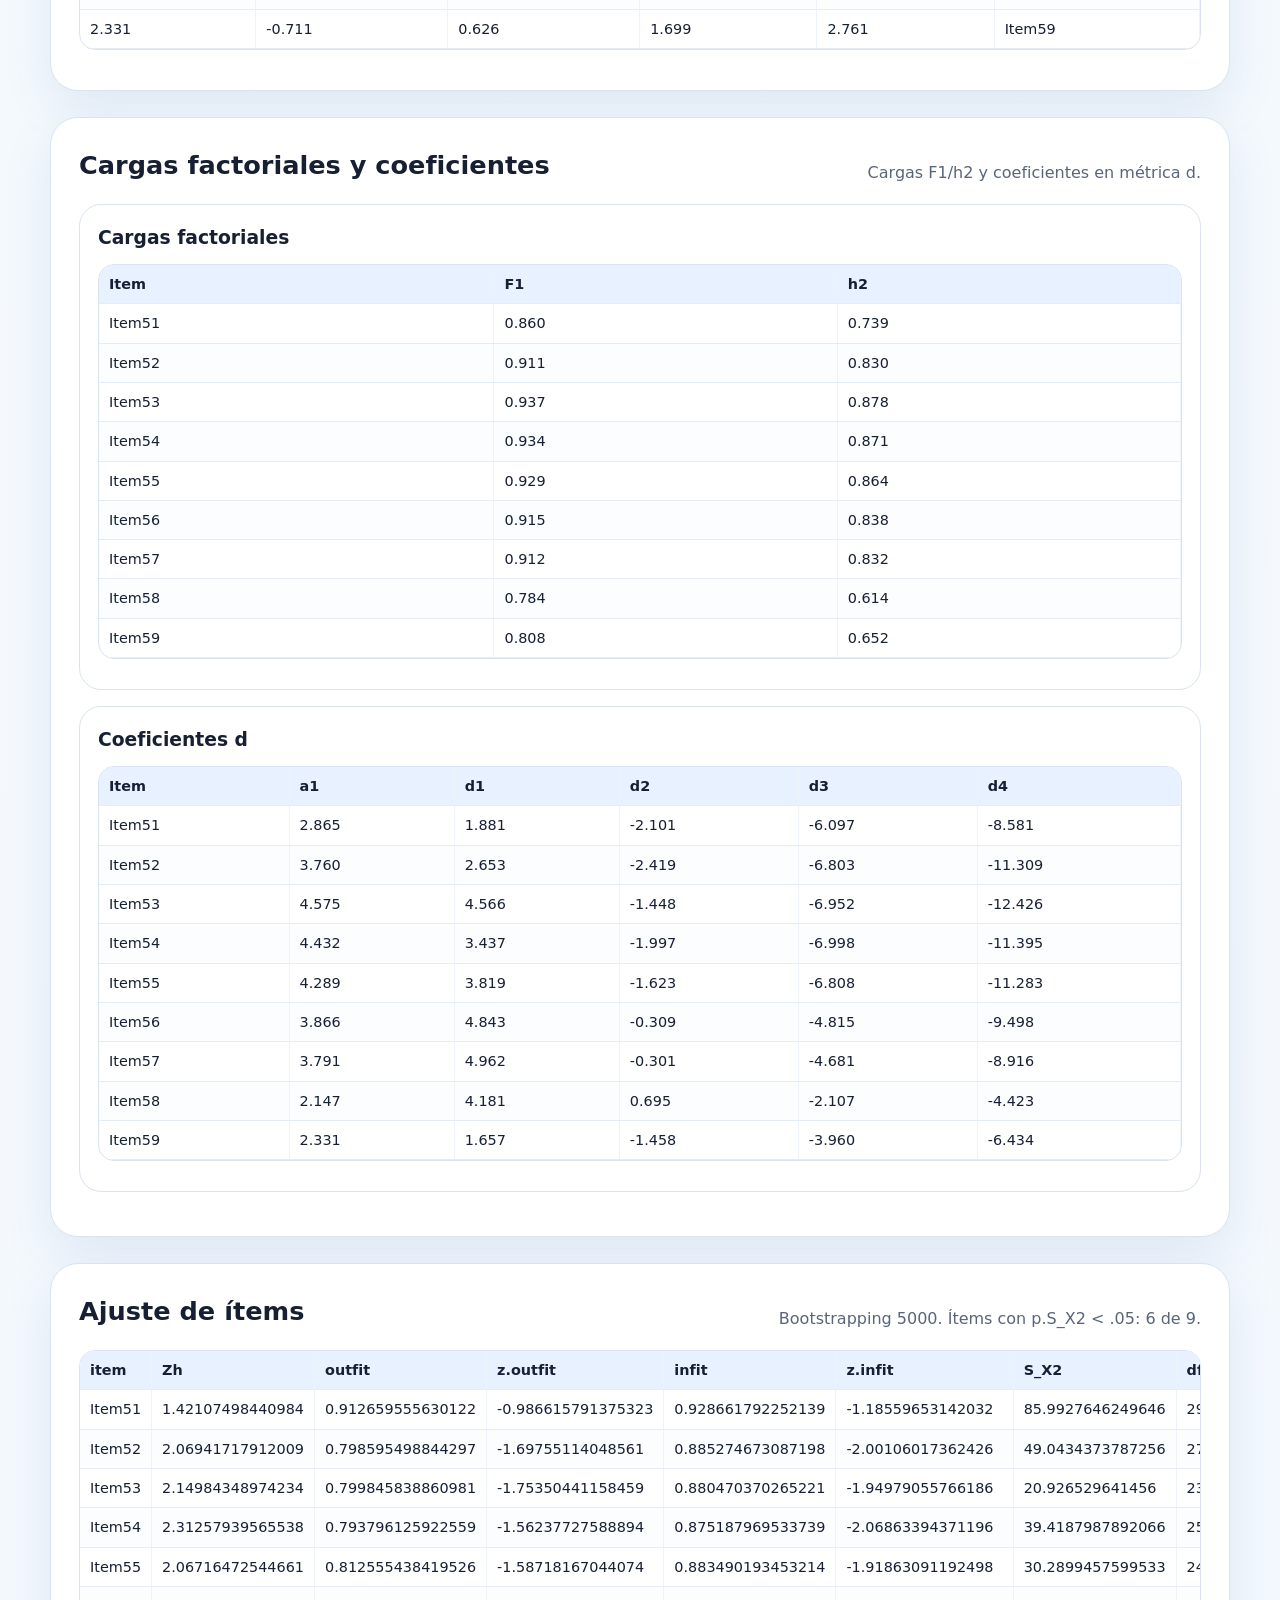
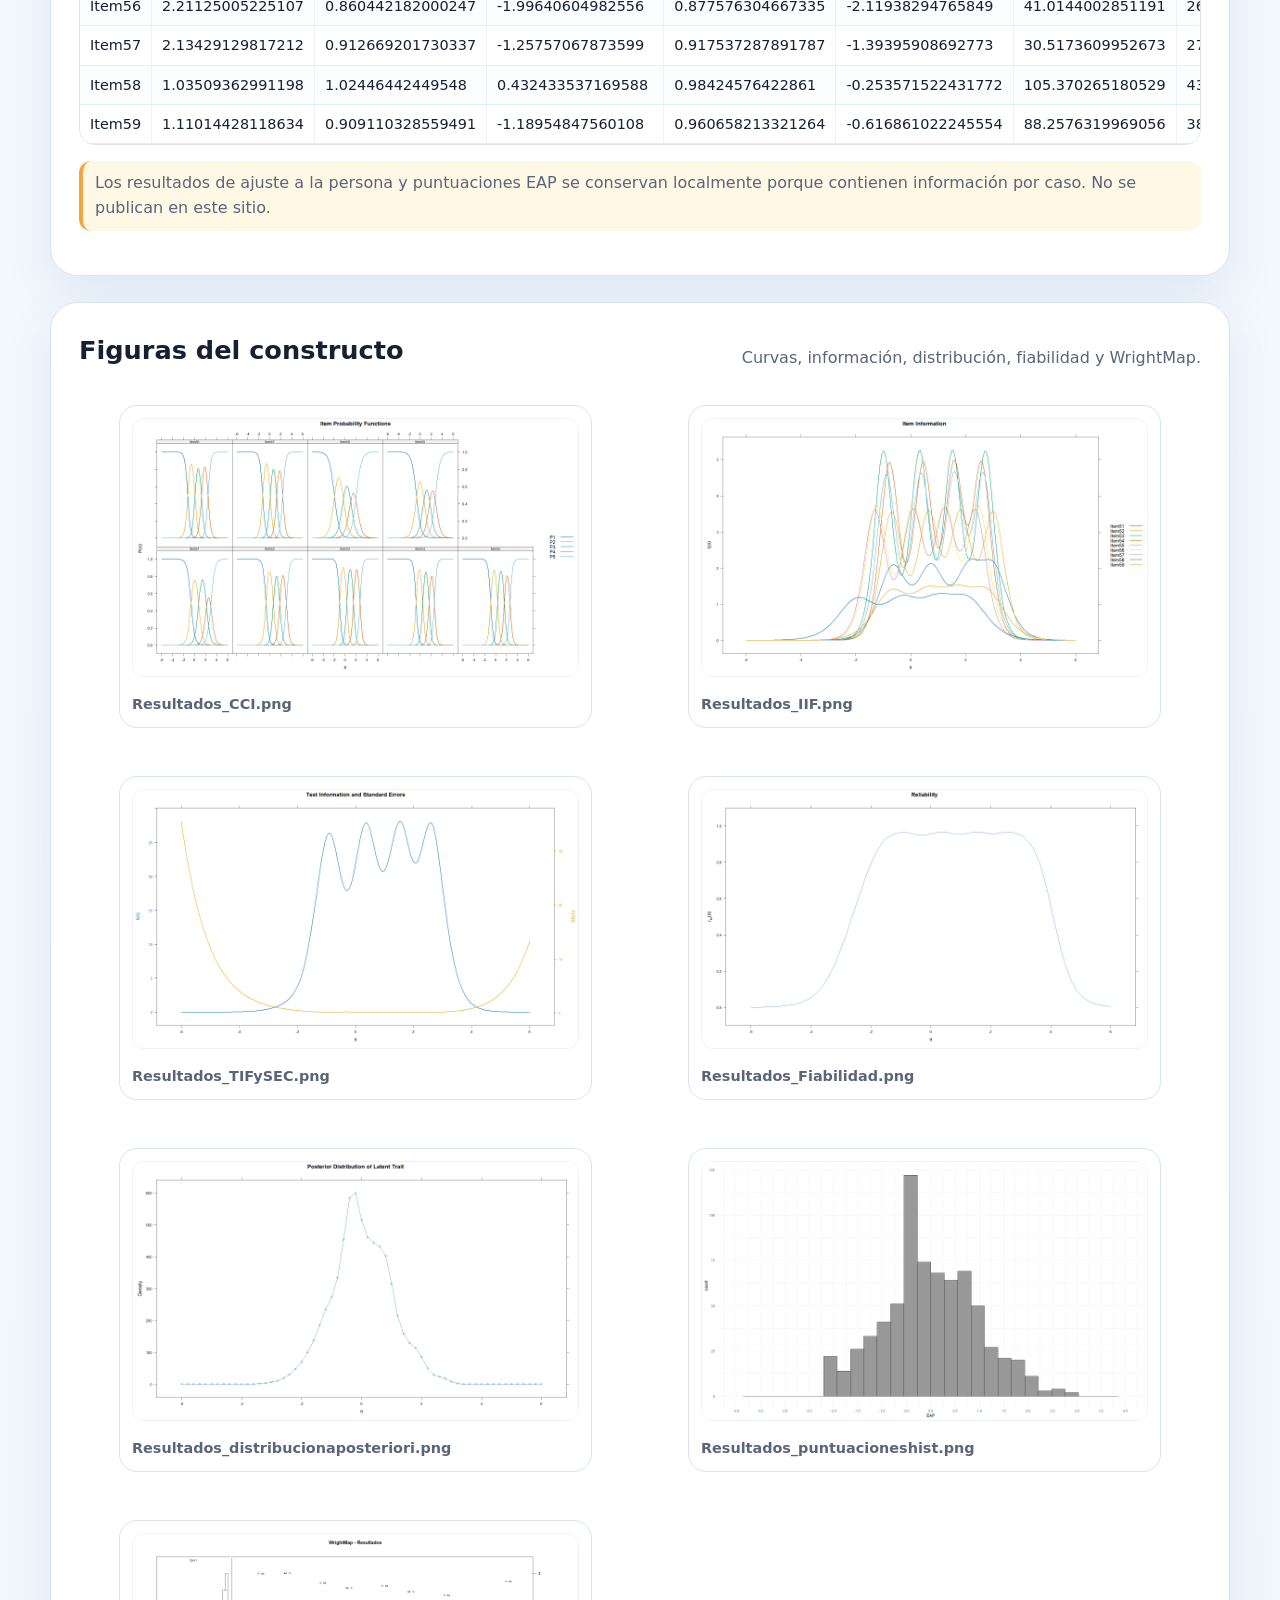
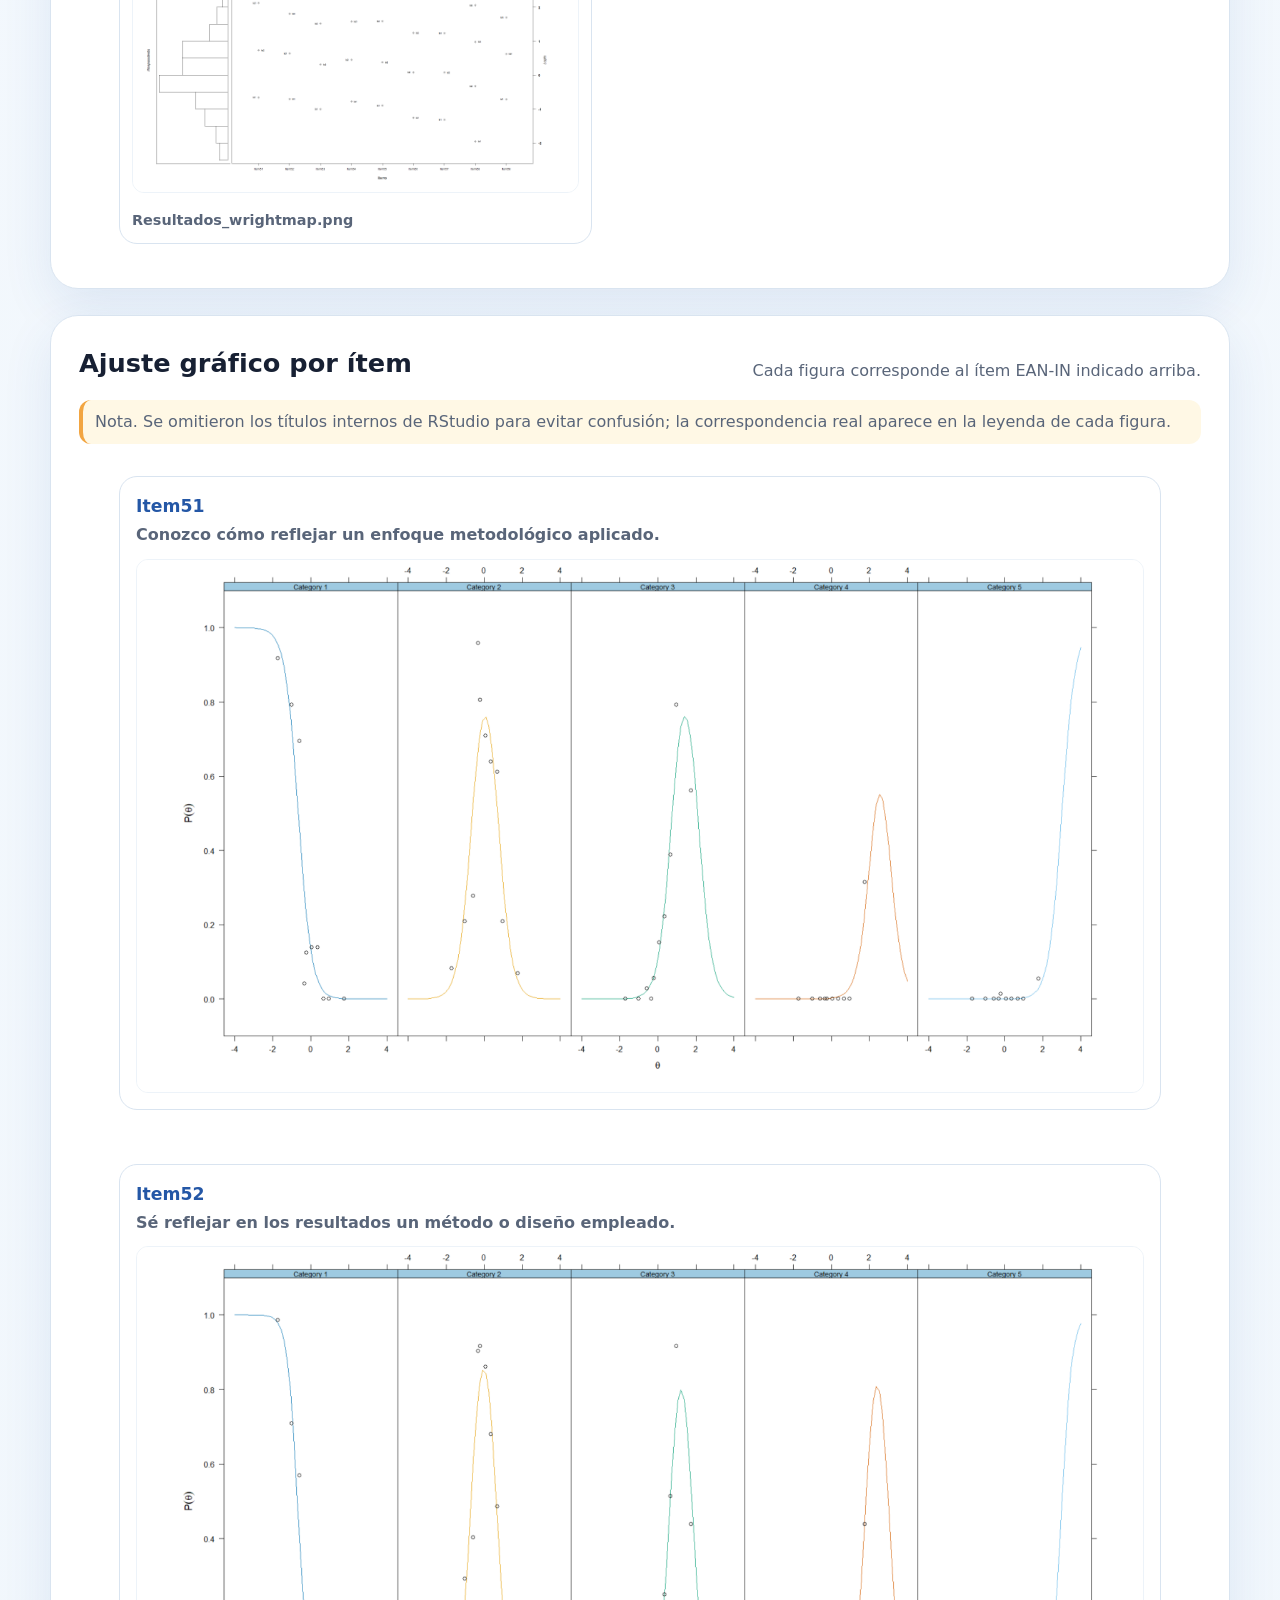
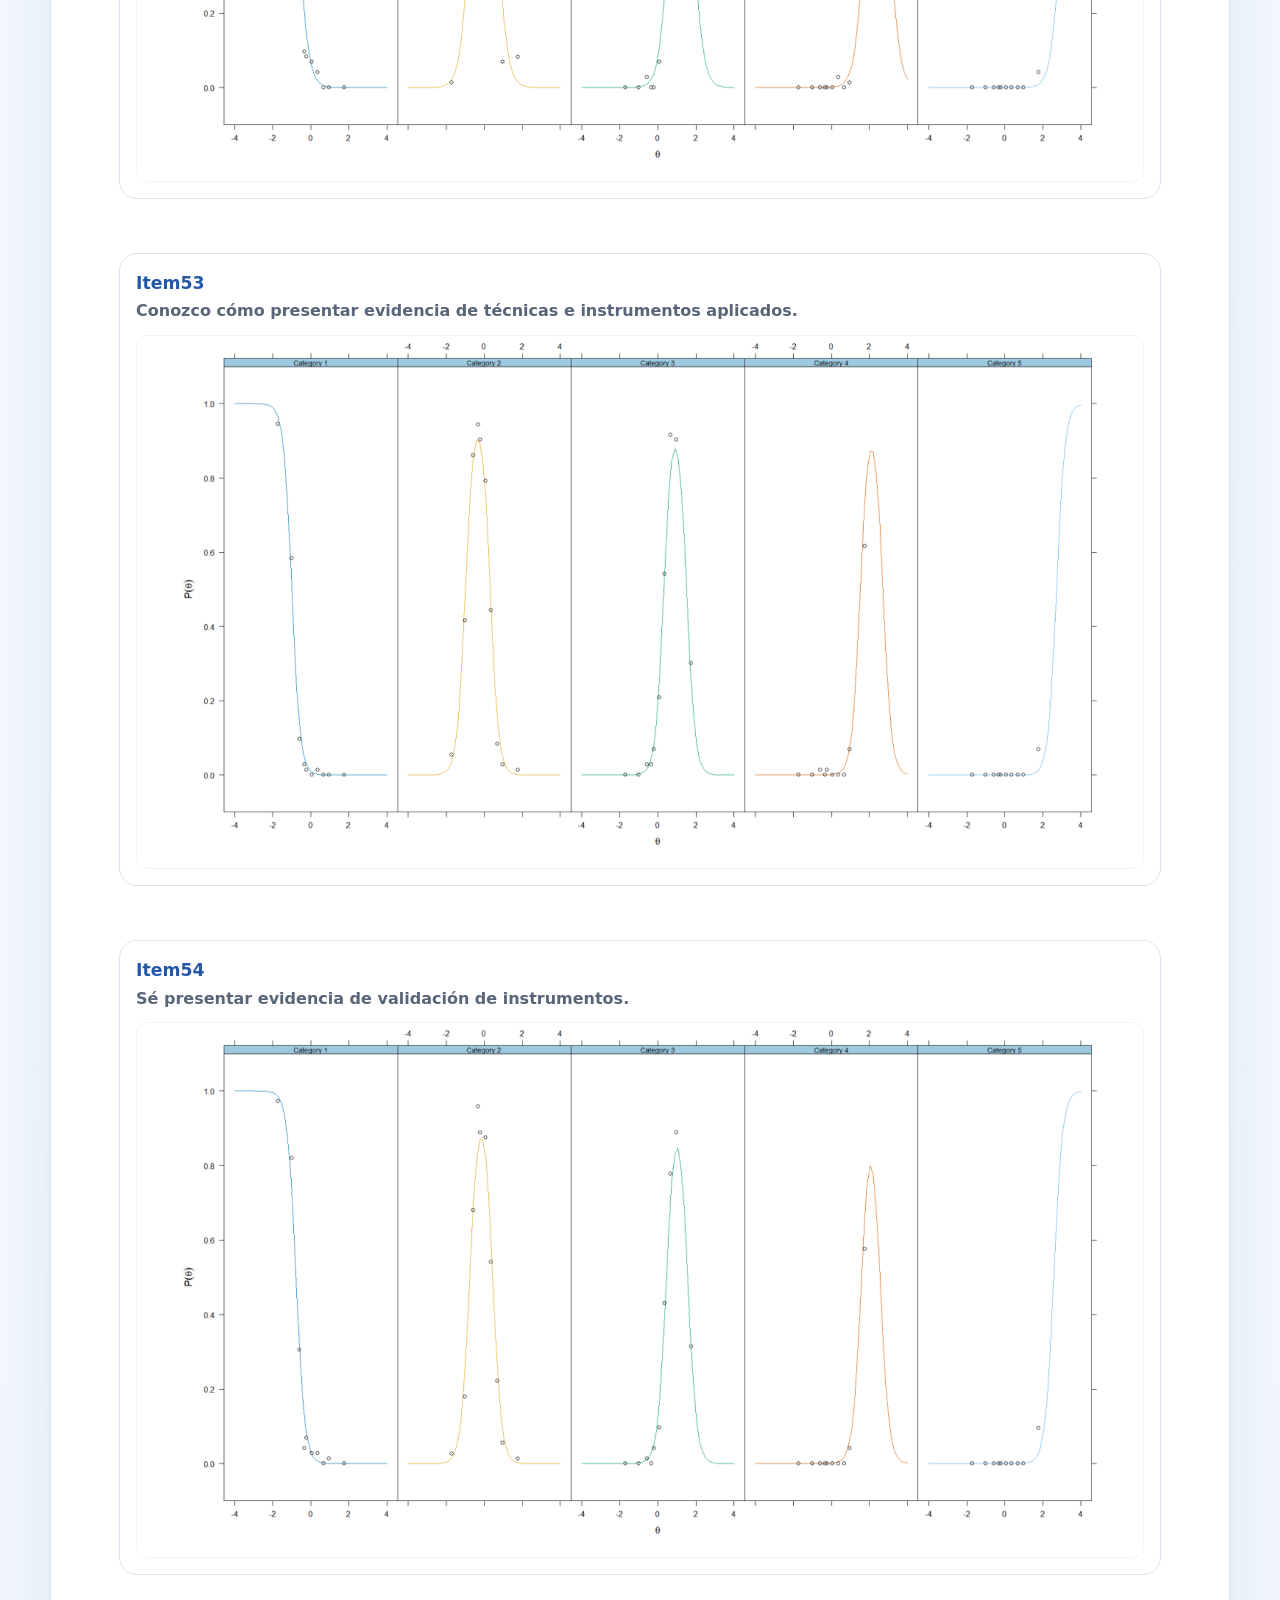
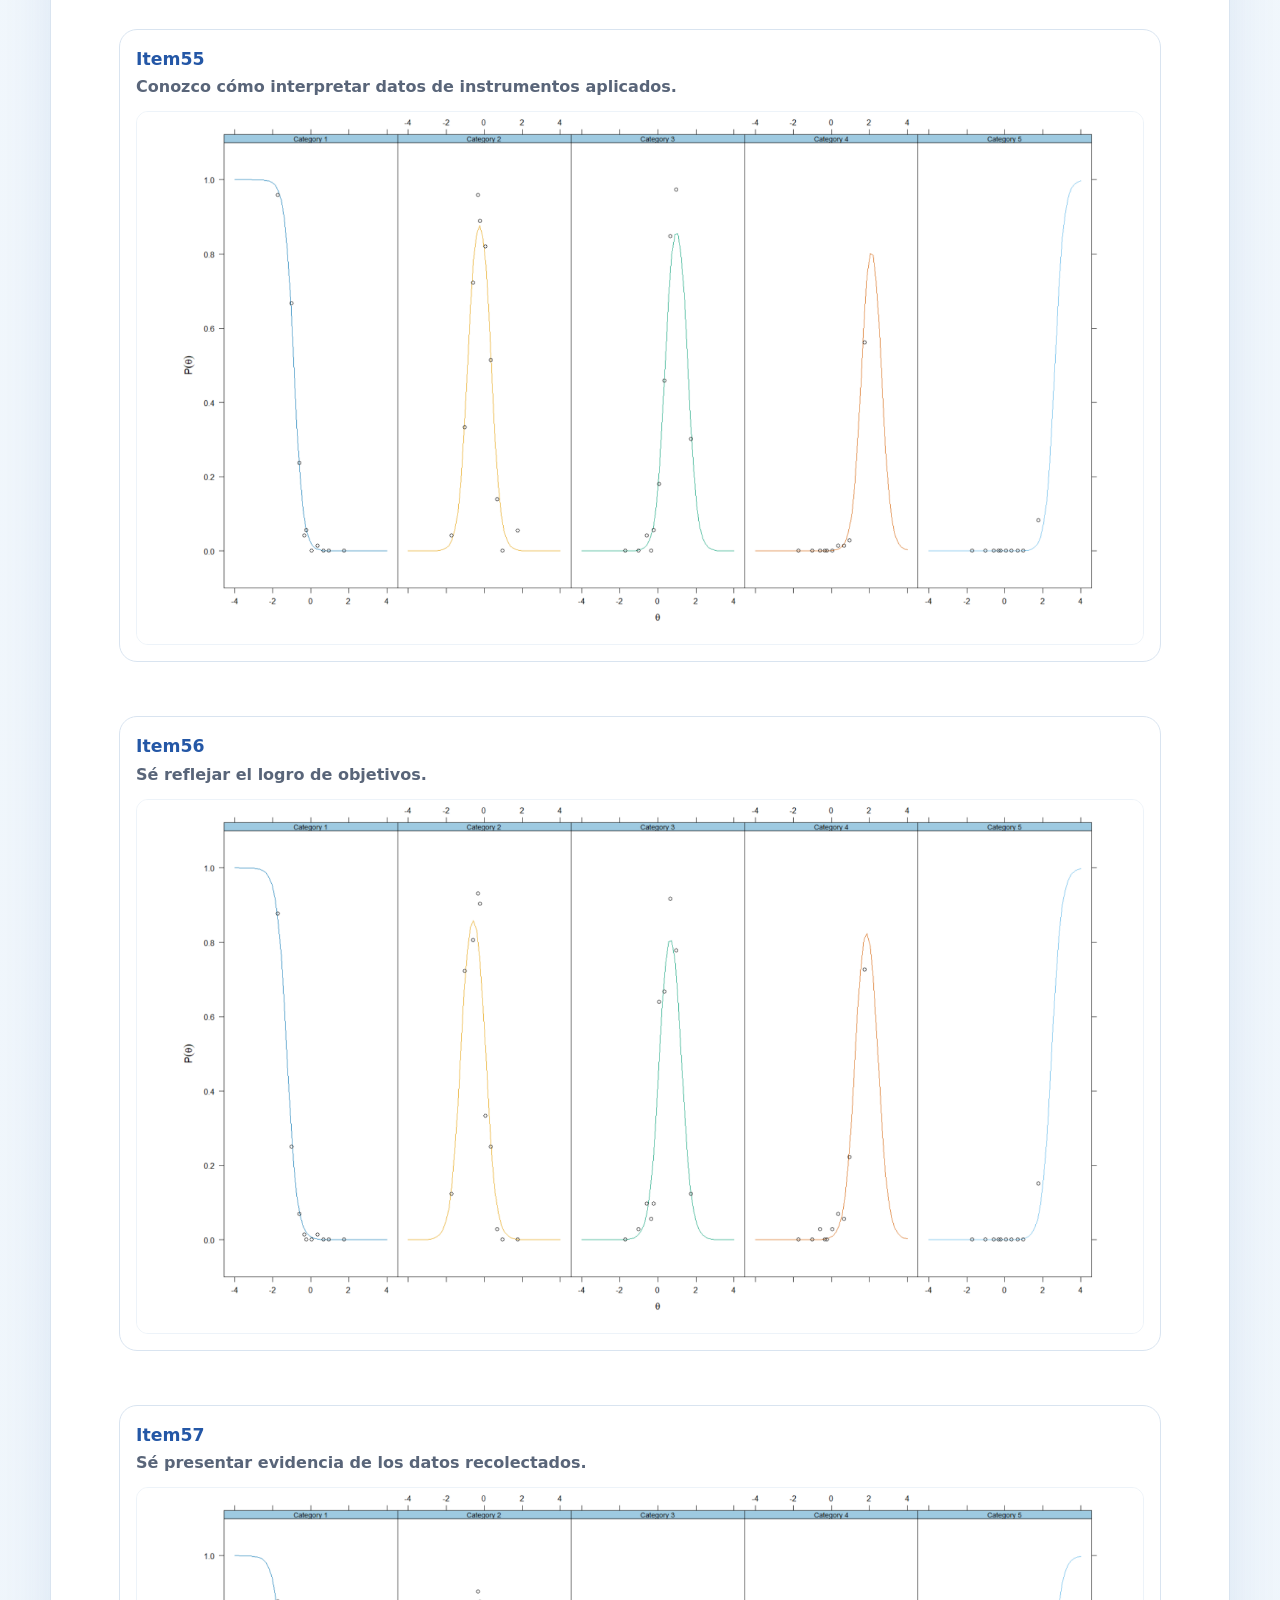
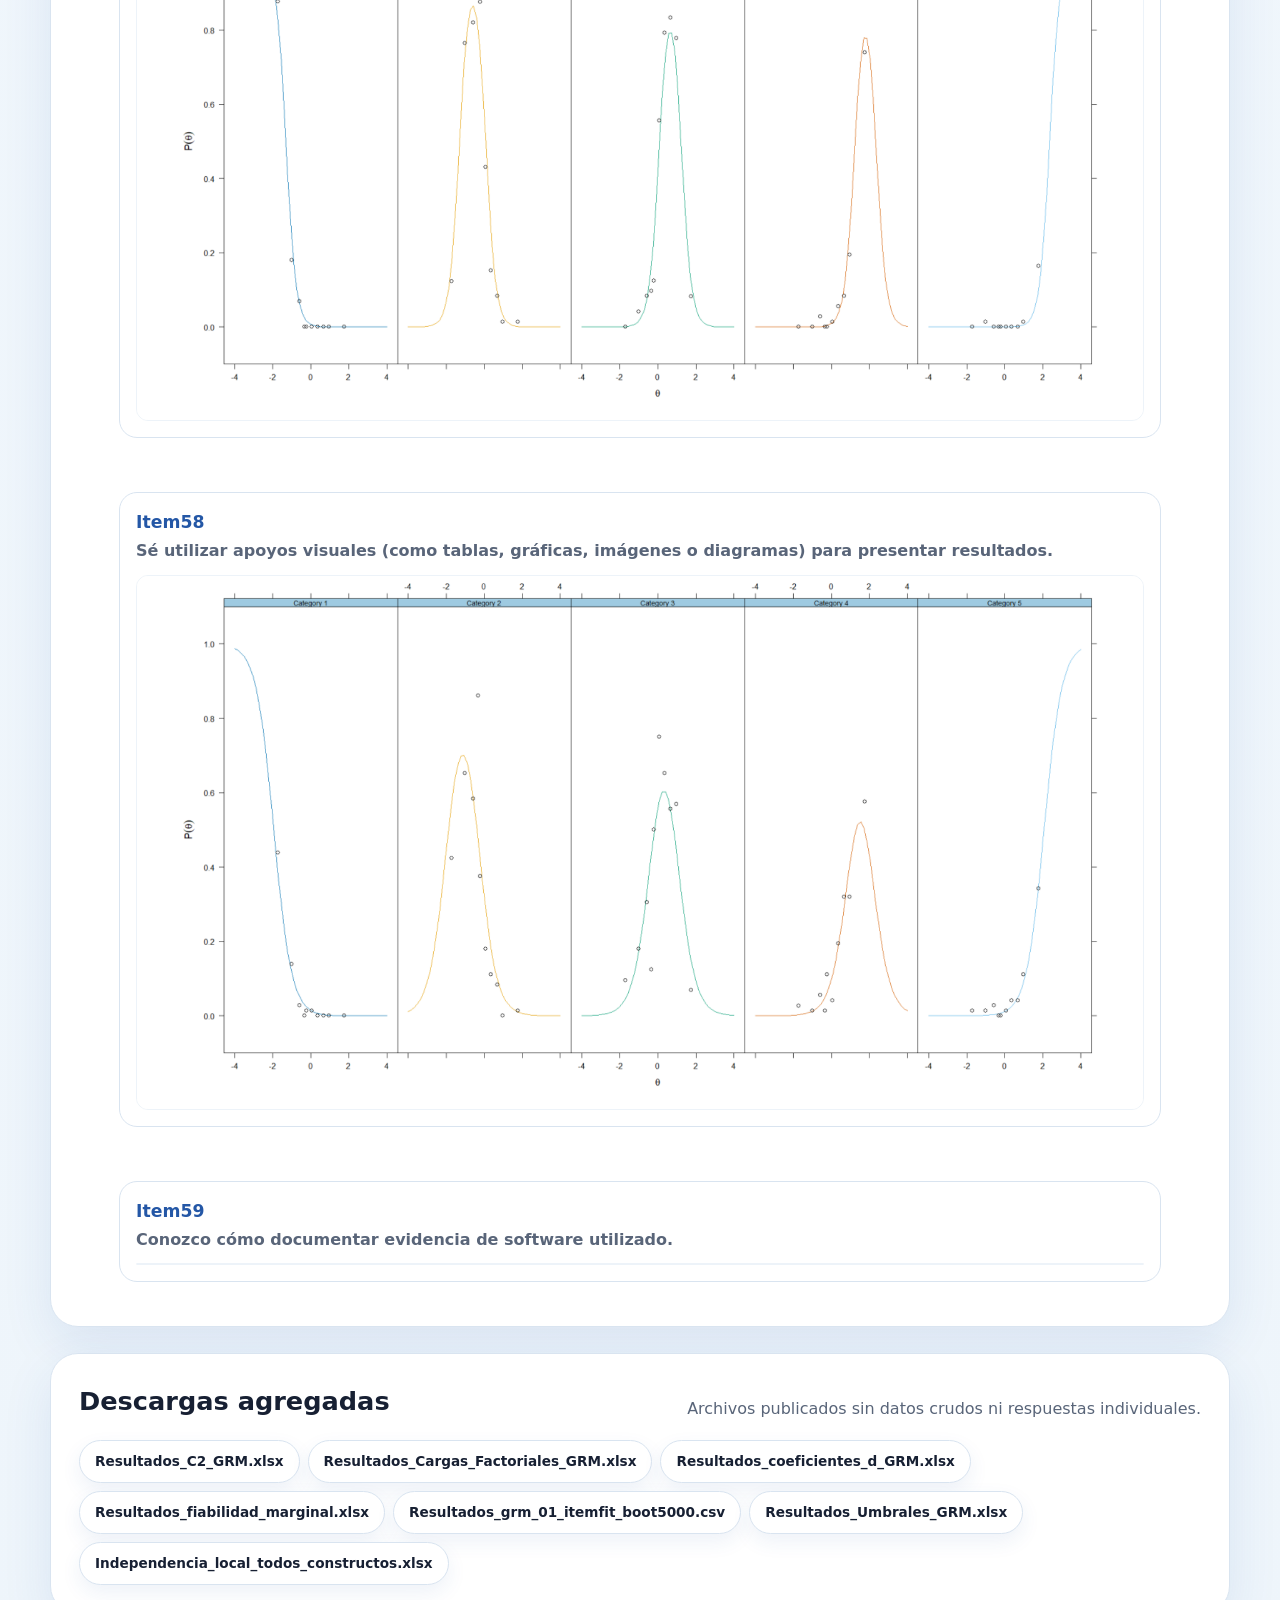
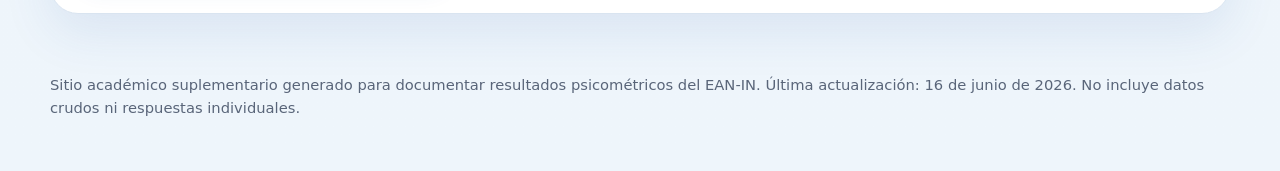
<file: resultados.html>
<!doctype html>
<html lang="es">
<head>
  <meta charset="utf-8">
  <meta name="viewport" content="width=device-width, initial-scale=1">
  <meta name="description" content="Evidencia psicométrica de Resultados">
  <title>EAN-IN | Resultados</title>
  <link rel="stylesheet" href="assets/styles.css?v=20260616c">
</head>
<body id="top">
<header class="site-header"><div class="container nav"><a class="brand" href="index.html"><span>EAN-IN</span><small>evidencia psicométrica completa</small></a><nav class="nav-links" aria-label="Navegación principal"><a href="index.html#resumen">Resumen</a><a href="index.html#constructos">Constructos</a><a href="index.html#descargas">Descargas</a><a href="index.html#privacidad">Privacidad</a></nav></div></header>

<main>
<section class="hero"><div class="container"><div class="eyebrow">Constructo EAN-IN</div><h1>Resultados</h1><p class="lead">Evidencia completa generada desde los archivos estructurados del análisis TRI. Incluye unidimensionalidad/ajuste global, independencia local, umbrales, cargas, coeficientes, ajuste de ítems, fiabilidad, diccionario de reactivos y figuras.</p><div class="hero-actions"><a class="btn primary" href="index.html#constructos">Volver al índice</a><a class="btn" href="#descargas">Descargar tablas</a></div></div></section>
<section class="container panel"><div class="toc"><a href="#items">Ítems</a><a href="#unidimensionalidad">Unidimensionalidad</a><a href="#independencia">Independencia local</a><a href="#umbrales">Umbrales</a><a href="#cargas">Cargas</a><a href="#itemfit">Ajuste de ítems</a><a href="#figuras">Figuras</a><a href="#descargas">Descargas</a></div></section>
<section class="container panel" id="items"><div class="section-title"><h2>Diccionario de reactivos</h2><p>Item51 a Item59</p></div><div class="table-wrap">
<table>
<thead><tr><th>Ítem</th><th>Reactivo</th></tr></thead>
<tbody>
<tr><td>Item51</td><td>Conozco cómo reflejar un enfoque metodológico aplicado.</td></tr>
<tr><td>Item52</td><td>Sé reflejar en los resultados un método o diseño empleado.</td></tr>
<tr><td>Item53</td><td>Conozco cómo presentar evidencia de técnicas e instrumentos aplicados.</td></tr>
<tr><td>Item54</td><td>Sé presentar evidencia de validación de instrumentos.</td></tr>
<tr><td>Item55</td><td>Conozco cómo interpretar datos de instrumentos aplicados.</td></tr>
<tr><td>Item56</td><td>Sé reflejar el logro de objetivos.</td></tr>
<tr><td>Item57</td><td>Sé presentar evidencia de los datos recolectados.</td></tr>
<tr><td>Item58</td><td>Sé utilizar apoyos visuales (como tablas, gráficas, imágenes o diagramas) para presentar resultados.</td></tr>
<tr><td>Item59</td><td>Conozco cómo documentar evidencia de software utilizado.</td></tr>
</tbody></table></div></section>
<section class="container panel" id="unidimensionalidad"><div class="section-title"><h2>Unidimensionalidad y ajuste global GRM</h2><p>Estadísticos M2/C2 exportados desde el modelo GRM.</p></div><div class="table-wrap">
<table>
<thead><tr><th>Constructo</th><th>M2</th><th>df</th><th>p</th><th>RMSEA</th><th>RMSEA_5</th><th>RMSEA_95</th><th>SRMSR</th><th>TLI</th><th>CFI</th></tr></thead>
<tbody>
<tr><td>Resultados</td><td>419.978</td><td>27</td><td>0</td><td>0.142</td><td>0.130</td><td>0.154</td><td>0.043</td><td>0.957</td><td>0.967</td></tr>
</tbody></table></div><h3>Fiabilidad marginal</h3><div class="table-wrap">
<table>
<thead><tr><th>Fiabilidad_marginal</th></tr></thead>
<tbody>
<tr><td>0.946</td></tr>
</tbody></table></div></section>
<section class="container panel" id="independencia"><div class="section-title"><h2>Independencia local</h2><p>Matrices y resúmenes de LD/Q3.</p></div><article class="subpanel">
<h3>Tabla 1. Grados de libertad y p-valores ajustados BH</h3>
<p class="note">Nota. Triángulo inferior = grados de libertad; triángulo superior = p-valores ajustados.</p>
<div class="table-wrap">
<table>
<thead><tr><th>Ítem</th><th>Item51</th><th>Item52</th><th>Item53</th><th>Item54</th><th>Item55</th><th>Item56</th><th>Item57</th><th>Item58</th><th>Item59</th></tr></thead>
<tbody>
<tr><td>Item51</td><td>—</td><td>0</td><td>0</td><td>0.018</td><td>0</td><td>0</td><td>0</td><td>0</td><td>0.031</td></tr>
<tr><td>Item52</td><td>16</td><td>—</td><td>0</td><td>0.020</td><td>0.030</td><td>0</td><td>0</td><td>0.001</td><td>0.022</td></tr>
<tr><td>Item53</td><td>16</td><td>16</td><td>—</td><td>0</td><td>0</td><td>0</td><td>0</td><td>0</td><td>0</td></tr>
<tr><td>Item54</td><td>16</td><td>16</td><td>16</td><td>—</td><td>0</td><td>0</td><td>0</td><td>0</td><td>0.007</td></tr>
<tr><td>Item55</td><td>16</td><td>16</td><td>16</td><td>16</td><td>—</td><td>0</td><td>0</td><td>0</td><td>0.004</td></tr>
<tr><td>Item56</td><td>16</td><td>16</td><td>16</td><td>16</td><td>16</td><td>—</td><td>0</td><td>0</td><td>0.001</td></tr>
<tr><td>Item57</td><td>16</td><td>16</td><td>16</td><td>16</td><td>16</td><td>16</td><td>—</td><td>0</td><td>0</td></tr>
<tr><td>Item58</td><td>16</td><td>16</td><td>16</td><td>16</td><td>16</td><td>16</td><td>16</td><td>—</td><td>0</td></tr>
<tr><td>Item59</td><td>16</td><td>16</td><td>16</td><td>16</td><td>16</td><td>16</td><td>16</td><td>16</td><td>—</td></tr>
</tbody></table></div>
</article>
<article class="subpanel">
<h3>Tabla 2. Resumen de correlaciones residuales estandarizadas LD</h3>
<div class="table-wrap">
<table>
<thead><tr><th>Min.</th><th>1er cuartil</th><th>Mediana</th><th>Media</th><th>3er cuartil</th><th>Máx.</th></tr></thead>
<tbody>
<tr><td>-0.703</td><td>-0.206</td><td>-0.135</td><td>-0.110</td><td>-0.099</td><td>0.749</td></tr>
</tbody></table></div>
</article>
<article class="subpanel">
<h3>Tabla 3. Matriz LD y correlaciones residuales estandarizadas</h3>
<p class="note">Nota. Triángulo inferior = estadístico LD; triángulo superior = correlaciones residuales estandarizadas.</p>
<div class="table-wrap">
<table>
<thead><tr><th>Ítem</th><th>Item51</th><th>Item52</th><th>Item53</th><th>Item54</th><th>Item55</th><th>Item56</th><th>Item57</th><th>Item58</th><th>Item59</th></tr></thead>
<tbody>
<tr><td>Item51</td><td>—</td><td>0.149</td><td>-0.157</td><td>-0.103</td><td>-0.206</td><td>-0.134</td><td>-0.189</td><td>-0.135</td><td>-0.098</td></tr>
<tr><td>Item52</td><td>64.272</td><td>—</td><td>-0.259</td><td>-0.102</td><td>-0.099</td><td>-0.316</td><td>-0.309</td><td>-0.120</td><td>-0.101</td></tr>
<tr><td>Item53</td><td>71.191</td><td>194.028</td><td>—</td><td>0.381</td><td>-0.294</td><td>-0.193</td><td>-0.703</td><td>-0.163</td><td>-0.123</td></tr>
<tr><td>Item54</td><td>30.379</td><td>29.873</td><td>418.746</td><td>—</td><td>-0.376</td><td>-0.206</td><td>-0.453</td><td>-0.168</td><td>-0.108</td></tr>
<tr><td>Item55</td><td>122.742</td><td>28.257</td><td>249.247</td><td>407.304</td><td>—</td><td>-0.204</td><td>-0.501</td><td>-0.182</td><td>-0.111</td></tr>
<tr><td>Item56</td><td>51.677</td><td>288.545</td><td>107.516</td><td>122.863</td><td>120.621</td><td>—</td><td>0.749</td><td>0.218</td><td>0.116</td></tr>
<tr><td>Item57</td><td>103.374</td><td>276.061</td><td>1428.170</td><td>591.656</td><td>724.007</td><td>1619.622</td><td>—</td><td>0.256</td><td>0.123</td></tr>
<tr><td>Item58</td><td>52.845</td><td>41.568</td><td>76.787</td><td>81.601</td><td>95.169</td><td>137.529</td><td>188.997</td><td>—</td><td>0.147</td></tr>
<tr><td>Item59</td><td>28.014</td><td>29.561</td><td>43.850</td><td>33.709</td><td>35.271</td><td>38.831</td><td>43.848</td><td>62.262</td><td>—</td></tr>
</tbody></table></div>
</article>
<article class="subpanel">
<h3>Tabla 4. Estadísticos descriptivos Q3</h3>
<div class="table-wrap">
<table>
<thead><tr><th>Min.</th><th>1er cuartil</th><th>Mediana</th><th>Media</th><th>3er cuartil</th><th>Máx.</th></tr></thead>
<tbody>
<tr><td>-0.298</td><td>-0.203</td><td>-0.120</td><td>-0.111</td><td>-0.072</td><td>0.253</td></tr>
</tbody></table></div>
</article>
<article class="subpanel">
<h3>Tabla 5. Matriz Q3 completa</h3>
<div class="table-wrap">
<table>
<thead><tr><th>Ítem</th><th>Item51</th><th>Item52</th><th>Item53</th><th>Item54</th><th>Item55</th><th>Item56</th><th>Item57</th><th>Item58</th><th>Item59</th></tr></thead>
<tbody>
<tr><td>Item51</td><td>1</td><td>0.253</td><td>-0.083</td><td>-0.055</td><td>-0.286</td><td>-0.123</td><td>-0.262</td><td>-0.194</td><td>-0.078</td></tr>
<tr><td>Item52</td><td>0.253</td><td>1</td><td>-0.105</td><td>-0.116</td><td>-0.165</td><td>-0.257</td><td>-0.275</td><td>-0.196</td><td>-0.097</td></tr>
<tr><td>Item53</td><td>-0.083</td><td>-0.105</td><td>1</td><td>-0.036</td><td>-0.084</td><td>-0.298</td><td>-0.281</td><td>-0.096</td><td>-0.197</td></tr>
<tr><td>Item54</td><td>-0.055</td><td>-0.116</td><td>-0.036</td><td>1</td><td>-0.096</td><td>-0.262</td><td>-0.240</td><td>-0.222</td><td>-0.148</td></tr>
<tr><td>Item55</td><td>-0.286</td><td>-0.165</td><td>-0.084</td><td>-0.096</td><td>1</td><td>-0.160</td><td>-0.109</td><td>-0.162</td><td>-0.153</td></tr>
<tr><td>Item56</td><td>-0.123</td><td>-0.257</td><td>-0.298</td><td>-0.262</td><td>-0.160</td><td>1</td><td>0.214</td><td>0.043</td><td>-0.023</td></tr>
<tr><td>Item57</td><td>-0.262</td><td>-0.275</td><td>-0.281</td><td>-0.240</td><td>-0.109</td><td>0.214</td><td>1</td><td>0.171</td><td>-0.030</td></tr>
<tr><td>Item58</td><td>-0.194</td><td>-0.196</td><td>-0.096</td><td>-0.222</td><td>-0.162</td><td>0.043</td><td>0.171</td><td>1</td><td>0.232</td></tr>
<tr><td>Item59</td><td>-0.078</td><td>-0.097</td><td>-0.197</td><td>-0.148</td><td>-0.153</td><td>-0.023</td><td>-0.030</td><td>0.232</td><td>1</td></tr>
</tbody></table></div>
</article>
<article class="subpanel">
<h3>Tabla 6. Matriz Q3 en formato triangular superior</h3>
<div class="table-wrap">
<table>
<thead><tr><th>Ítem</th><th>Item51</th><th>Item52</th><th>Item53</th><th>Item54</th><th>Item55</th><th>Item56</th><th>Item57</th><th>Item58</th><th>Item59</th></tr></thead>
<tbody>
<tr><td>Item51</td><td>—</td><td>0.253</td><td>-0.083</td><td>-0.055</td><td>-0.286</td><td>-0.123</td><td>-0.262</td><td>-0.194</td><td>-0.078</td></tr>
<tr><td>Item52</td><td></td><td>—</td><td>-0.105</td><td>-0.116</td><td>-0.165</td><td>-0.257</td><td>-0.275</td><td>-0.196</td><td>-0.097</td></tr>
<tr><td>Item53</td><td></td><td></td><td>—</td><td>-0.036</td><td>-0.084</td><td>-0.298</td><td>-0.281</td><td>-0.096</td><td>-0.197</td></tr>
<tr><td>Item54</td><td></td><td></td><td></td><td>—</td><td>-0.096</td><td>-0.262</td><td>-0.240</td><td>-0.222</td><td>-0.148</td></tr>
<tr><td>Item55</td><td></td><td></td><td></td><td></td><td>—</td><td>-0.160</td><td>-0.109</td><td>-0.162</td><td>-0.153</td></tr>
<tr><td>Item56</td><td></td><td></td><td></td><td></td><td></td><td>—</td><td>0.214</td><td>0.043</td><td>-0.023</td></tr>
<tr><td>Item57</td><td></td><td></td><td></td><td></td><td></td><td></td><td>—</td><td>0.171</td><td>-0.030</td></tr>
<tr><td>Item58</td><td></td><td></td><td></td><td></td><td></td><td></td><td></td><td>—</td><td>0.232</td></tr>
<tr><td>Item59</td><td></td><td></td><td></td><td></td><td></td><td></td><td></td><td></td><td>—</td></tr>
</tbody></table></div>
</article>
<article class="subpanel">
<h3>Tabla 7</h3>
</article></section>
<section class="container panel" id="umbrales"><div class="section-title"><h2>Umbrales y discriminación GRM</h2><p>Parámetros a y b1-b4 por ítem.</p></div><div class="table-wrap">
<table>
<thead><tr><th>a</th><th>b1</th><th>b2</th><th>b3</th><th>b4</th><th>Item</th></tr></thead>
<tbody>
<tr><td>2.865</td><td>-0.657</td><td>0.733</td><td>2.128</td><td>2.995</td><td>Item51</td></tr>
<tr><td>3.760</td><td>-0.706</td><td>0.643</td><td>1.809</td><td>3.007</td><td>Item52</td></tr>
<tr><td>4.575</td><td>-0.998</td><td>0.317</td><td>1.520</td><td>2.716</td><td>Item53</td></tr>
<tr><td>4.432</td><td>-0.775</td><td>0.451</td><td>1.579</td><td>2.571</td><td>Item54</td></tr>
<tr><td>4.289</td><td>-0.890</td><td>0.379</td><td>1.587</td><td>2.631</td><td>Item55</td></tr>
<tr><td>3.866</td><td>-1.253</td><td>0.080</td><td>1.245</td><td>2.457</td><td>Item56</td></tr>
<tr><td>3.791</td><td>-1.309</td><td>0.079</td><td>1.235</td><td>2.352</td><td>Item57</td></tr>
<tr><td>2.147</td><td>-1.947</td><td>-0.324</td><td>0.981</td><td>2.060</td><td>Item58</td></tr>
<tr><td>2.331</td><td>-0.711</td><td>0.626</td><td>1.699</td><td>2.761</td><td>Item59</td></tr>
</tbody></table></div></section>
<section class="container panel" id="cargas"><div class="section-title"><h2>Cargas factoriales y coeficientes</h2><p>Cargas F1/h2 y coeficientes en métrica d.</p></div><article class="subpanel"><h3>Cargas factoriales</h3><div class="table-wrap">
<table>
<thead><tr><th>Item</th><th>F1</th><th>h2</th></tr></thead>
<tbody>
<tr><td>Item51</td><td>0.860</td><td>0.739</td></tr>
<tr><td>Item52</td><td>0.911</td><td>0.830</td></tr>
<tr><td>Item53</td><td>0.937</td><td>0.878</td></tr>
<tr><td>Item54</td><td>0.934</td><td>0.871</td></tr>
<tr><td>Item55</td><td>0.929</td><td>0.864</td></tr>
<tr><td>Item56</td><td>0.915</td><td>0.838</td></tr>
<tr><td>Item57</td><td>0.912</td><td>0.832</td></tr>
<tr><td>Item58</td><td>0.784</td><td>0.614</td></tr>
<tr><td>Item59</td><td>0.808</td><td>0.652</td></tr>
</tbody></table></div></article><article class="subpanel"><h3>Coeficientes d</h3><div class="table-wrap">
<table>
<thead><tr><th>Item</th><th>a1</th><th>d1</th><th>d2</th><th>d3</th><th>d4</th></tr></thead>
<tbody>
<tr><td>Item51</td><td>2.865</td><td>1.881</td><td>-2.101</td><td>-6.097</td><td>-8.581</td></tr>
<tr><td>Item52</td><td>3.760</td><td>2.653</td><td>-2.419</td><td>-6.803</td><td>-11.309</td></tr>
<tr><td>Item53</td><td>4.575</td><td>4.566</td><td>-1.448</td><td>-6.952</td><td>-12.426</td></tr>
<tr><td>Item54</td><td>4.432</td><td>3.437</td><td>-1.997</td><td>-6.998</td><td>-11.395</td></tr>
<tr><td>Item55</td><td>4.289</td><td>3.819</td><td>-1.623</td><td>-6.808</td><td>-11.283</td></tr>
<tr><td>Item56</td><td>3.866</td><td>4.843</td><td>-0.309</td><td>-4.815</td><td>-9.498</td></tr>
<tr><td>Item57</td><td>3.791</td><td>4.962</td><td>-0.301</td><td>-4.681</td><td>-8.916</td></tr>
<tr><td>Item58</td><td>2.147</td><td>4.181</td><td>0.695</td><td>-2.107</td><td>-4.423</td></tr>
<tr><td>Item59</td><td>2.331</td><td>1.657</td><td>-1.458</td><td>-3.960</td><td>-6.434</td></tr>
</tbody></table></div></article></section>
<section class="container panel" id="itemfit"><div class="section-title"><h2>Ajuste de ítems</h2><p>Bootstrapping 5000. Ítems con p.S_X2 &lt; .05: 6 de 9.</p></div><div class="table-wrap">
<table>
<thead><tr><th>item</th><th>Zh</th><th>outfit</th><th>z.outfit</th><th>infit</th><th>z.infit</th><th>S_X2</th><th>df.S_X2</th><th>RMSEA.S_X2</th><th>p.S_X2</th><th>X2_star</th><th>p.X2_star</th></tr></thead>
<tbody>
<tr><td>Item51</td><td>1.42107498440984</td><td>0.912659555630122</td><td>-0.986615791375323</td><td>0.928661792252139</td><td>-1.18559653142032</td><td>85.9927646249646</td><td>29</td><td>0.0522087422559203</td><td>1.4869954123293e-07</td><td>63.9793451239811</td><td>0.0168</td></tr>
<tr><td>Item52</td><td>2.06941717912009</td><td>0.798595498844297</td><td>-1.69755114048561</td><td>0.885274673087198</td><td>-2.00106017362426</td><td>49.0434373787256</td><td>27</td><td>0.0336503932957557</td><td>0.00585712208183004</td><td>35.6988495273046</td><td>0.0516</td></tr>
<tr><td>Item53</td><td>2.14984348974234</td><td>0.799845838860981</td><td>-1.75350441158459</td><td>0.880470370265221</td><td>-1.94979055766186</td><td>20.926529641456</td><td>23</td><td>0</td><td>0.585574375858174</td><td>308.551893180833</td><td>0.0018</td></tr>
<tr><td>Item54</td><td>2.31257939565538</td><td>0.793796125922559</td><td>-1.56237727588894</td><td>0.875187969533739</td><td>-2.06863394371196</td><td>39.4187987892066</td><td>25</td><td>0.0282830931587141</td><td>0.0334296054606306</td><td>67.1257889686242</td><td>0.0134</td></tr>
<tr><td>Item55</td><td>2.06716472544661</td><td>0.812555438419526</td><td>-1.58718167044074</td><td>0.883490193453214</td><td>-1.91863091192498</td><td>30.2899457599533</td><td>24</td><td>0.019065587698823</td><td>0.175326901707814</td><td>140.115480311288</td><td>0.0058</td></tr>
<tr><td>Item56</td><td>2.21125005225107</td><td>0.860442182000247</td><td>-1.99640604982556</td><td>0.877576304667335</td><td>-2.11938294765849</td><td>41.0144002851191</td><td>26</td><td>0.0283008636293644</td><td>0.0309307386266616</td><td>83.1739080637549</td><td>0.0082</td></tr>
<tr><td>Item57</td><td>2.13429129817212</td><td>0.912669201730337</td><td>-1.25757067873599</td><td>0.917537287891787</td><td>-1.39395908692773</td><td>30.5173609952673</td><td>27</td><td>0.0134418472913954</td><td>0.291415362444387</td><td>8623.24128838275</td><td>0</td></tr>
<tr><td>Item58</td><td>1.03509362991198</td><td>1.02446442449548</td><td>0.432433537169588</td><td>0.98424576422861</td><td>-0.253571522431772</td><td>105.370265180529</td><td>43</td><td>0.0448525289438662</td><td>3.76134660247159e-07</td><td>106.420150953831</td><td>0.0012</td></tr>
<tr><td>Item59</td><td>1.11014428118634</td><td>0.909110328559491</td><td>-1.18954847560108</td><td>0.960658213321264</td><td>-0.616861022245554</td><td>88.2576319969056</td><td>38</td><td>0.0428293595600957</td><td>7.09964157947272e-06</td><td>26.8918624067834</td><td>0.095</td></tr>
</tbody></table></div><p class="note">Los resultados de ajuste a la persona y puntuaciones EAP se conservan localmente porque contienen información por caso. No se publican en este sitio.</p></section>
<section class="container panel" id="figuras"><div class="section-title"><h2>Figuras del constructo</h2><p>Curvas, información, distribución, fiabilidad y WrightMap.</p></div><div class="figure-grid"><figure class="figure-card"><img src="assets/media/Resultados/Resultados_CCI.png" alt="Resultados_CCI.png"><figcaption>Resultados_CCI.png</figcaption></figure><figure class="figure-card"><img src="assets/media/Resultados/Resultados_IIF.png" alt="Resultados_IIF.png"><figcaption>Resultados_IIF.png</figcaption></figure><figure class="figure-card"><img src="assets/media/Resultados/Resultados_TIFySEC.png" alt="Resultados_TIFySEC.png"><figcaption>Resultados_TIFySEC.png</figcaption></figure><figure class="figure-card"><img src="assets/media/Resultados/Resultados_Fiabilidad.png" alt="Resultados_Fiabilidad.png"><figcaption>Resultados_Fiabilidad.png</figcaption></figure><figure class="figure-card"><img src="assets/media/Resultados/Resultados_distribucionaposteriori.png" alt="Resultados_distribucionaposteriori.png"><figcaption>Resultados_distribucionaposteriori.png</figcaption></figure><figure class="figure-card"><img src="assets/media/Resultados/Resultados_puntuacioneshist.png" alt="Resultados_puntuacioneshist.png"><figcaption>Resultados_puntuacioneshist.png</figcaption></figure><figure class="figure-card"><img src="assets/media/Resultados/Resultados_wrightmap.png" alt="Resultados_wrightmap.png"><figcaption>Resultados_wrightmap.png</figcaption></figure></div></section>
<section class="container panel itemfit-section" id="ajuste-grafico-items"><div class="section-title"><h2>Ajuste gráfico por ítem</h2><p>Cada figura corresponde al ítem EAN-IN indicado arriba.</p></div><p class="note">Nota. Se omitieron los títulos internos de RStudio para evitar confusión; la correspondencia real aparece en la leyenda de cada figura.</p><div class="itemfit-grid"><figure class="figure-card itemfit-card">
  <figcaption><strong>Item51</strong><span>Conozco cómo reflejar un enfoque metodológico aplicado.</span></figcaption>
  <img src="assets/media/Resultados/itemfit/Resultados_Item51_itemfit.png?v=20260616b" alt="Ajuste gráfico de Item51: Conozco cómo reflejar un enfoque metodológico aplicado." loading="lazy">
</figure><figure class="figure-card itemfit-card">
  <figcaption><strong>Item52</strong><span>Sé reflejar en los resultados un método o diseño empleado.</span></figcaption>
  <img src="assets/media/Resultados/itemfit/Resultados_Item52_itemfit.png?v=20260616b" alt="Ajuste gráfico de Item52: Sé reflejar en los resultados un método o diseño empleado." loading="lazy">
</figure><figure class="figure-card itemfit-card">
  <figcaption><strong>Item53</strong><span>Conozco cómo presentar evidencia de técnicas e instrumentos aplicados.</span></figcaption>
  <img src="assets/media/Resultados/itemfit/Resultados_Item53_itemfit.png?v=20260616b" alt="Ajuste gráfico de Item53: Conozco cómo presentar evidencia de técnicas e instrumentos aplicados." loading="lazy">
</figure><figure class="figure-card itemfit-card">
  <figcaption><strong>Item54</strong><span>Sé presentar evidencia de validación de instrumentos.</span></figcaption>
  <img src="assets/media/Resultados/itemfit/Resultados_Item54_itemfit.png?v=20260616b" alt="Ajuste gráfico de Item54: Sé presentar evidencia de validación de instrumentos." loading="lazy">
</figure><figure class="figure-card itemfit-card">
  <figcaption><strong>Item55</strong><span>Conozco cómo interpretar datos de instrumentos aplicados.</span></figcaption>
  <img src="assets/media/Resultados/itemfit/Resultados_Item55_itemfit.png?v=20260616b" alt="Ajuste gráfico de Item55: Conozco cómo interpretar datos de instrumentos aplicados." loading="lazy">
</figure><figure class="figure-card itemfit-card">
  <figcaption><strong>Item56</strong><span>Sé reflejar el logro de objetivos.</span></figcaption>
  <img src="assets/media/Resultados/itemfit/Resultados_Item56_itemfit.png?v=20260616b" alt="Ajuste gráfico de Item56: Sé reflejar el logro de objetivos." loading="lazy">
</figure><figure class="figure-card itemfit-card">
  <figcaption><strong>Item57</strong><span>Sé presentar evidencia de los datos recolectados.</span></figcaption>
  <img src="assets/media/Resultados/itemfit/Resultados_Item57_itemfit.png?v=20260616b" alt="Ajuste gráfico de Item57: Sé presentar evidencia de los datos recolectados." loading="lazy">
</figure><figure class="figure-card itemfit-card">
  <figcaption><strong>Item58</strong><span>Sé utilizar apoyos visuales (como tablas, gráficas, imágenes o diagramas) para presentar resultados.</span></figcaption>
  <img src="assets/media/Resultados/itemfit/Resultados_Item58_itemfit.png?v=20260616b" alt="Ajuste gráfico de Item58: Sé utilizar apoyos visuales (como tablas, gráficas, imágenes o diagramas) para presentar resultados." loading="lazy">
</figure><figure class="figure-card itemfit-card">
  <figcaption><strong>Item59</strong><span>Conozco cómo documentar evidencia de software utilizado.</span></figcaption>
  <img src="assets/media/Resultados/itemfit/Resultados_Item59_itemfit.png?v=20260616b" alt="Ajuste gráfico de Item59: Conozco cómo documentar evidencia de software utilizado." loading="lazy">
</figure></div></section>
<section class="container panel" id="descargas"><div class="section-title"><h2>Descargas agregadas</h2><p>Archivos publicados sin datos crudos ni respuestas individuales.</p></div><div class="downloads"><a class="btn" href="assets/data/Resultados/Resultados_C2_GRM.xlsx" download>Resultados_C2_GRM.xlsx</a><a class="btn" href="assets/data/Resultados/Resultados_Cargas_Factoriales_GRM.xlsx" download>Resultados_Cargas_Factoriales_GRM.xlsx</a><a class="btn" href="assets/data/Resultados/Resultados_coeficientes_d_GRM.xlsx" download>Resultados_coeficientes_d_GRM.xlsx</a><a class="btn" href="assets/data/Resultados/Resultados_fiabilidad_marginal.xlsx" download>Resultados_fiabilidad_marginal.xlsx</a><a class="btn" href="assets/data/Resultados/Resultados_grm_01_itemfit_boot5000.csv" download>Resultados_grm_01_itemfit_boot5000.csv</a><a class="btn" href="assets/data/Resultados/Resultados_Umbrales_GRM.xlsx" download>Resultados_Umbrales_GRM.xlsx</a><a class="btn" href="assets/data/Independencia_local_todos_constructos.xlsx" download>Independencia_local_todos_constructos.xlsx</a></div></section>
</main>
<footer class="footer"><div class="container">Sitio académico suplementario generado para documentar resultados psicométricos del EAN-IN. Última actualización: 16 de junio de 2026. No incluye datos crudos ni respuestas individuales.</div></footer>
<script src="assets/site.js"></script>
</body>
</html>
</file>
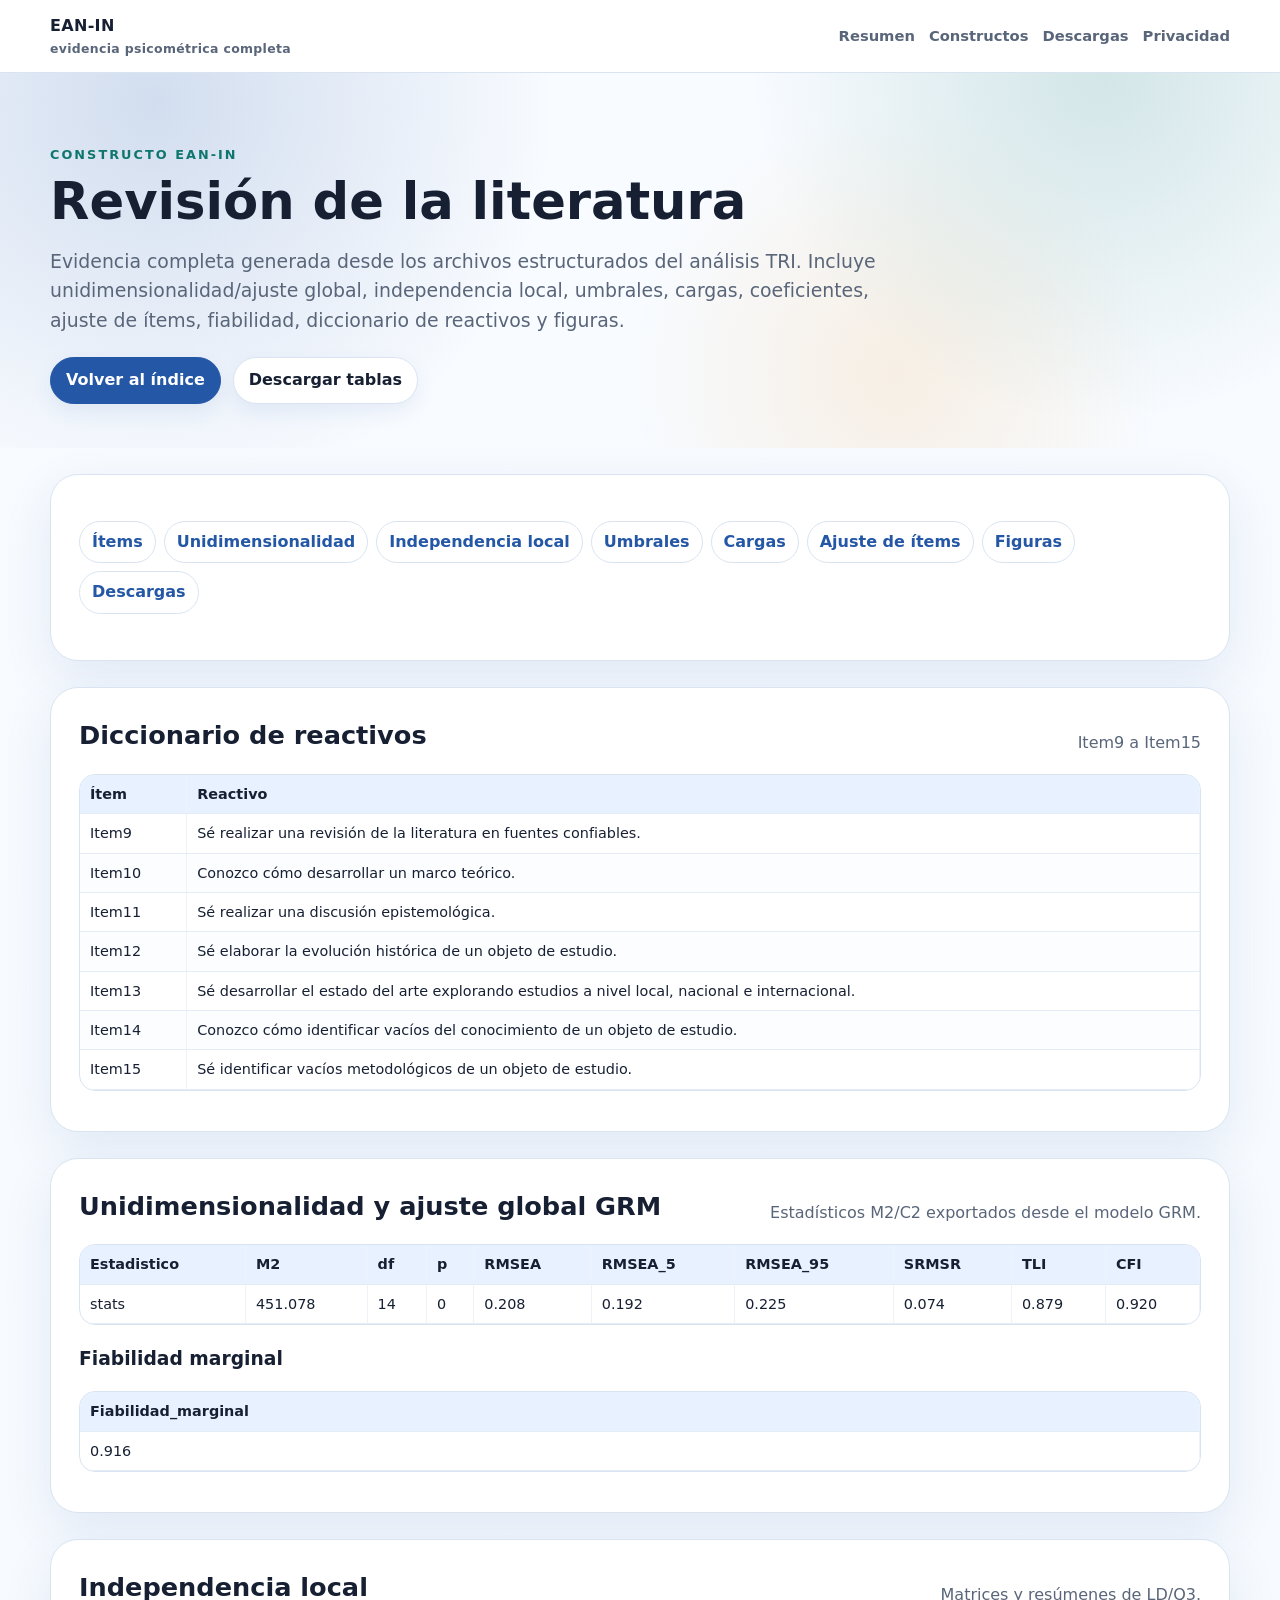
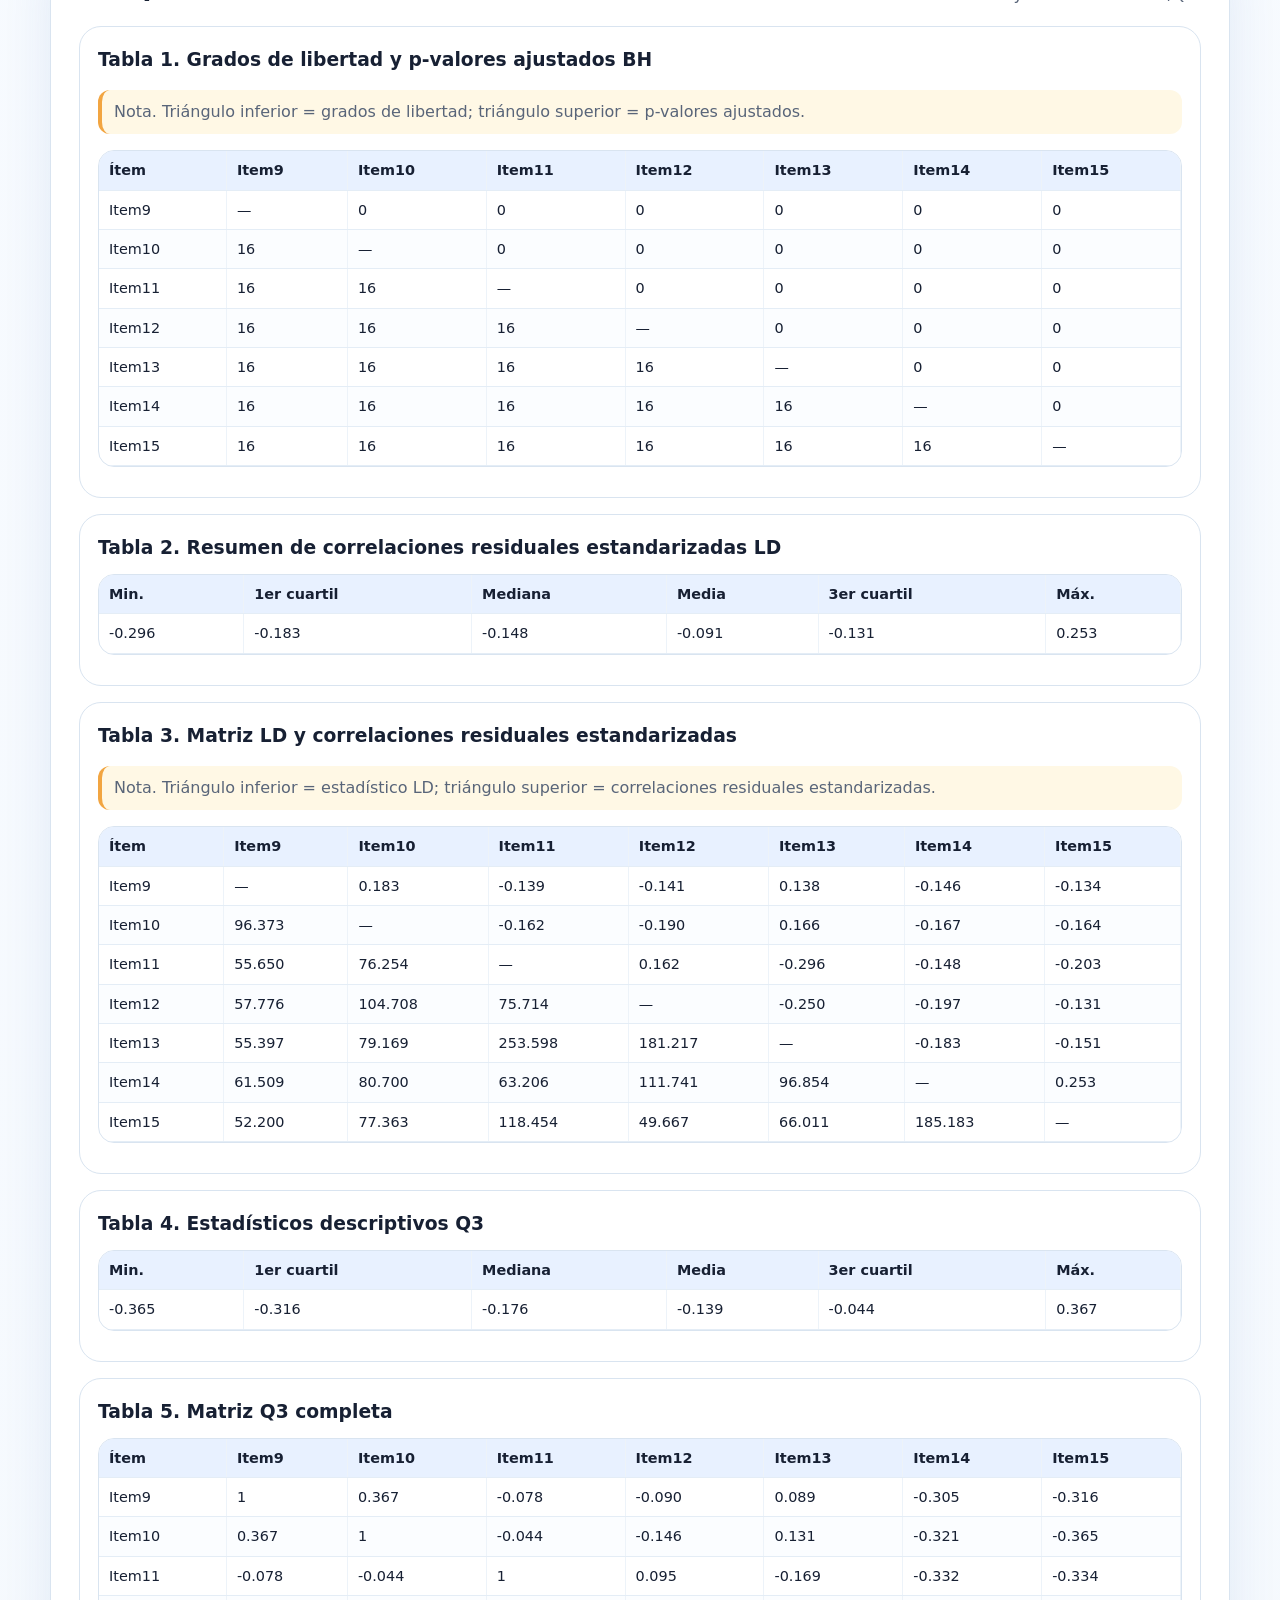
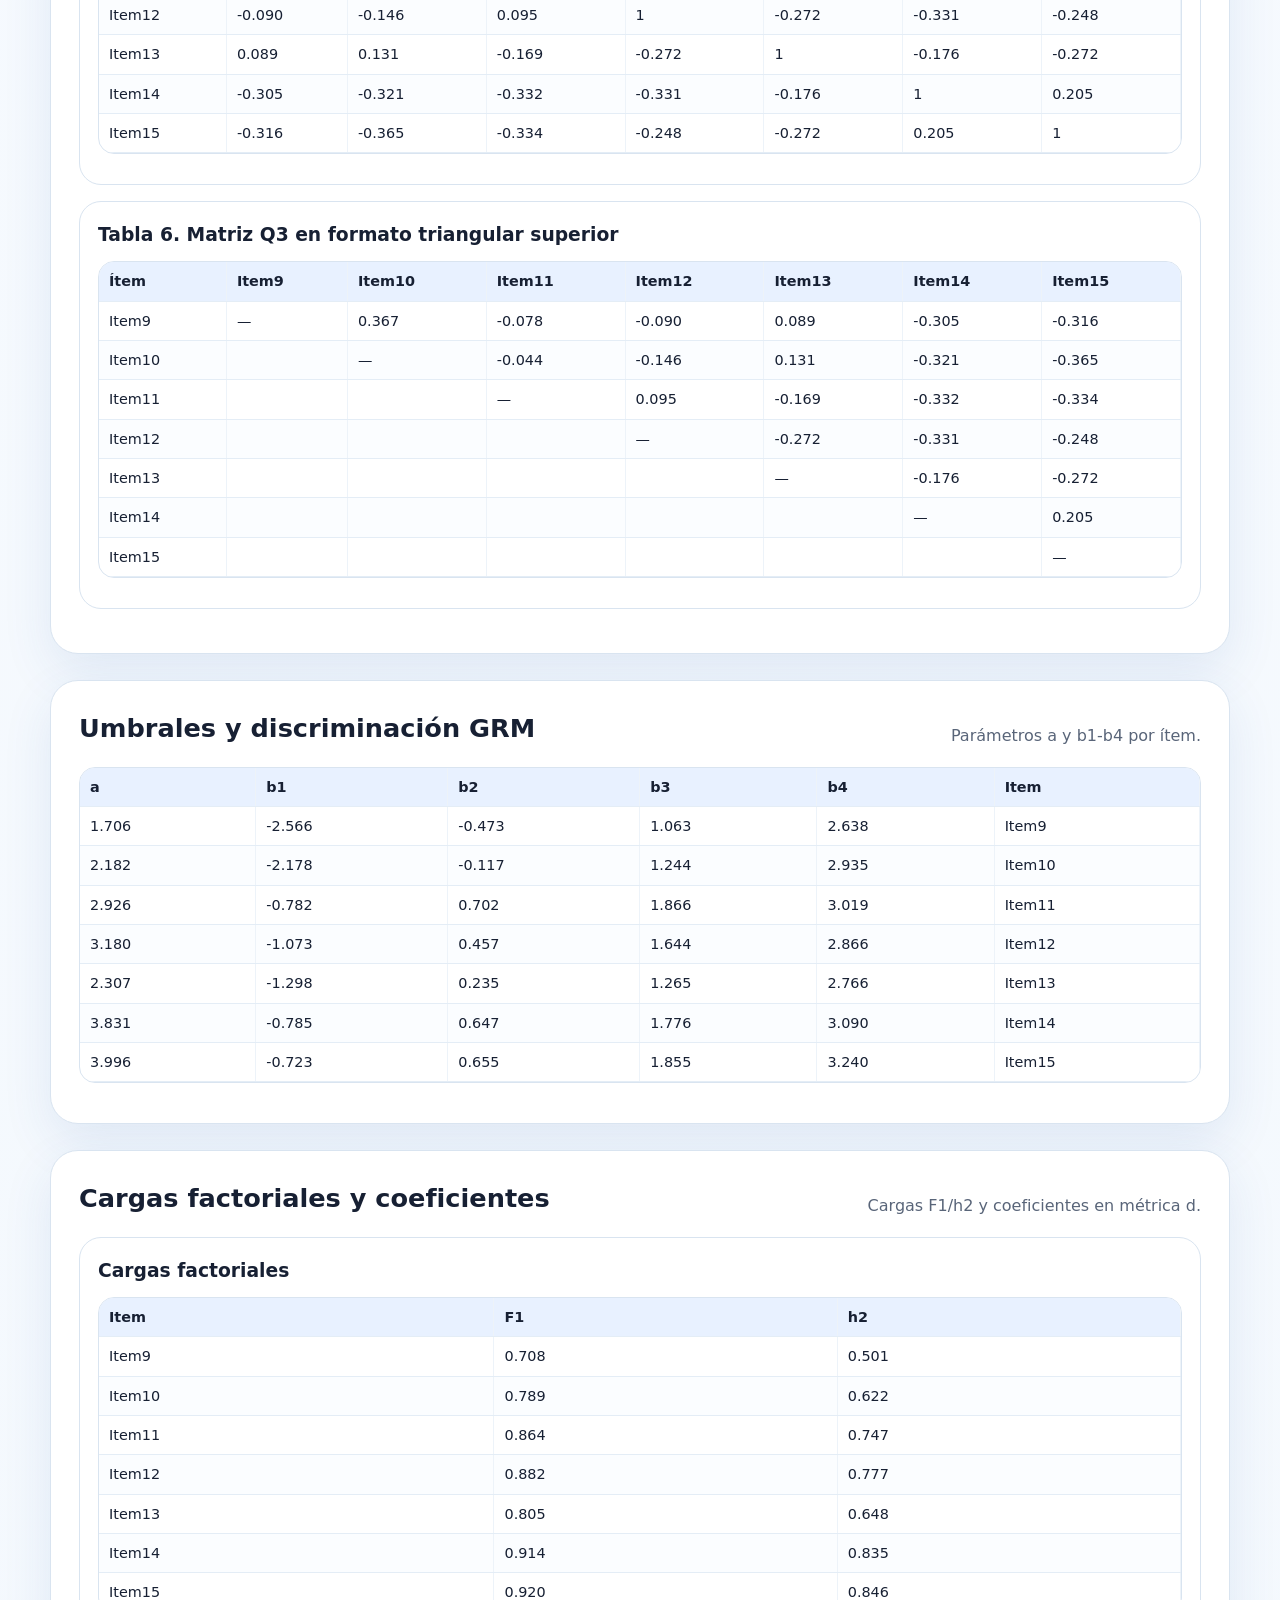
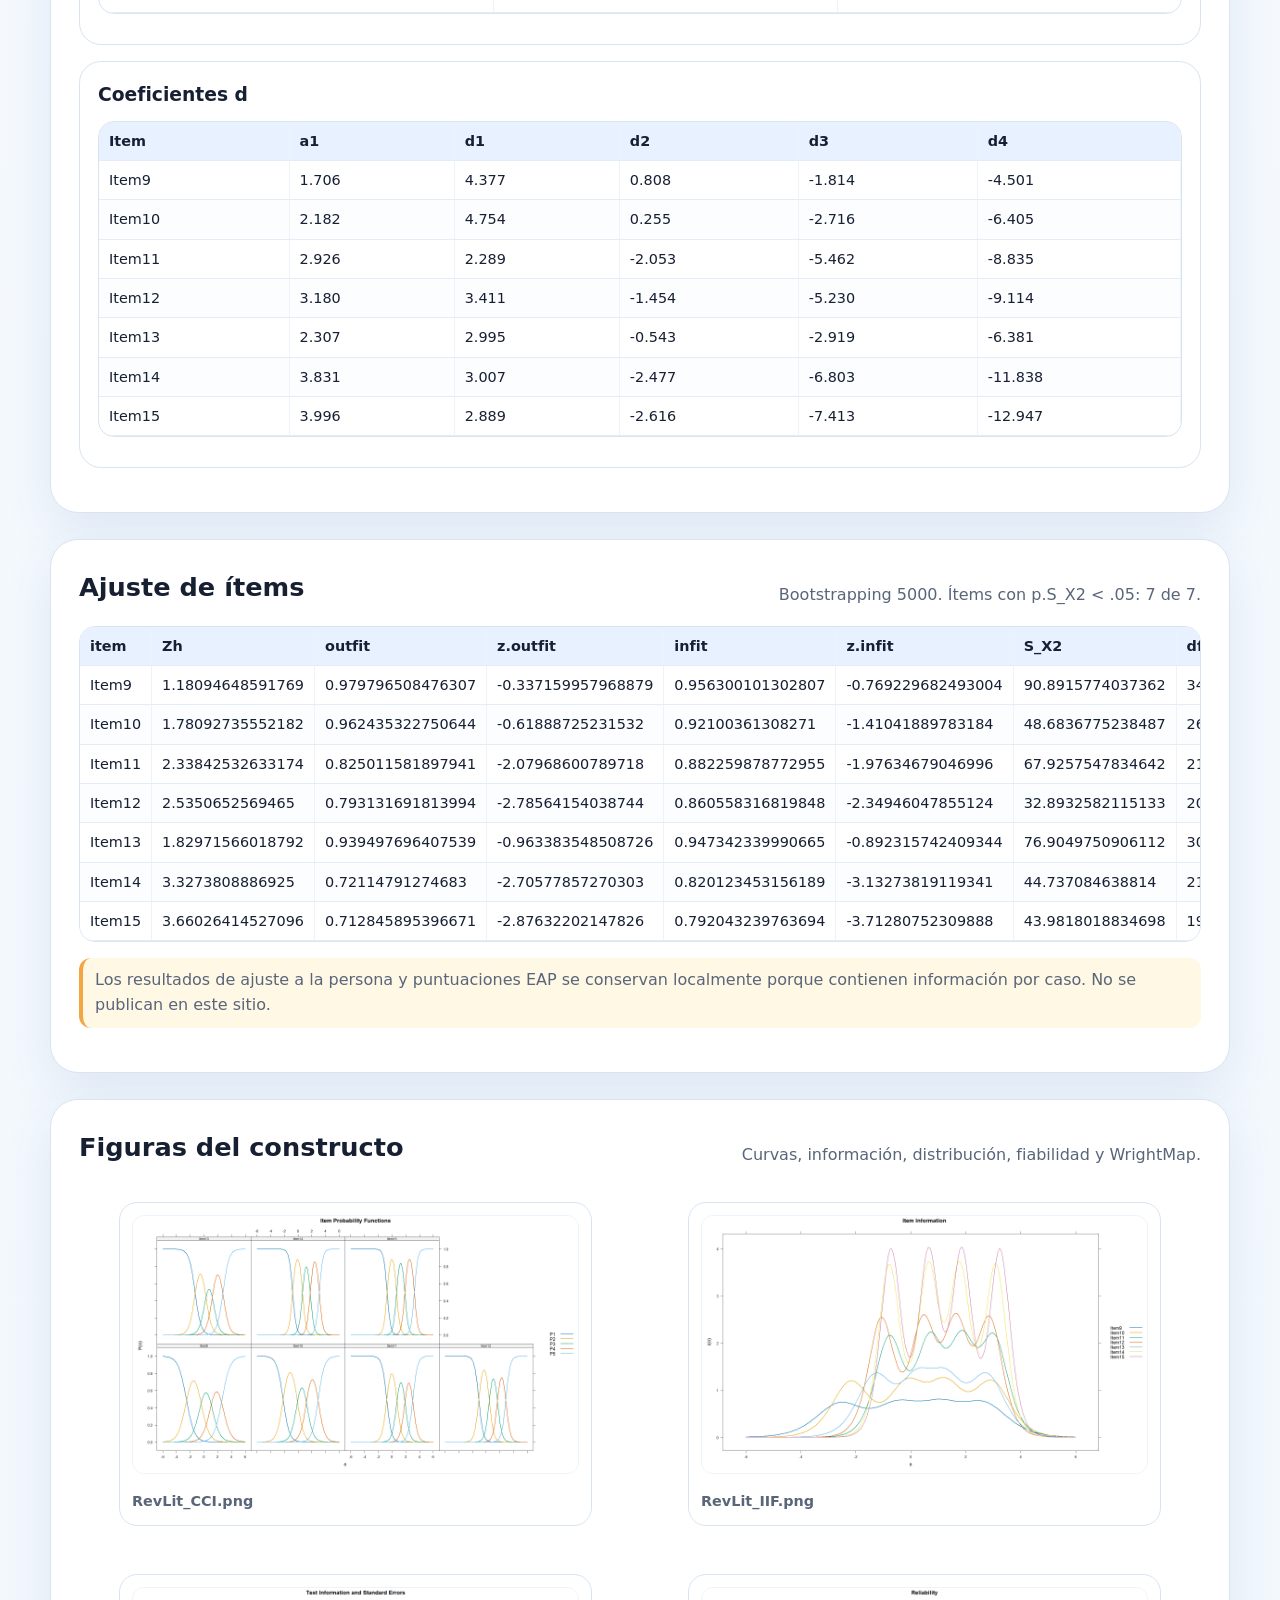
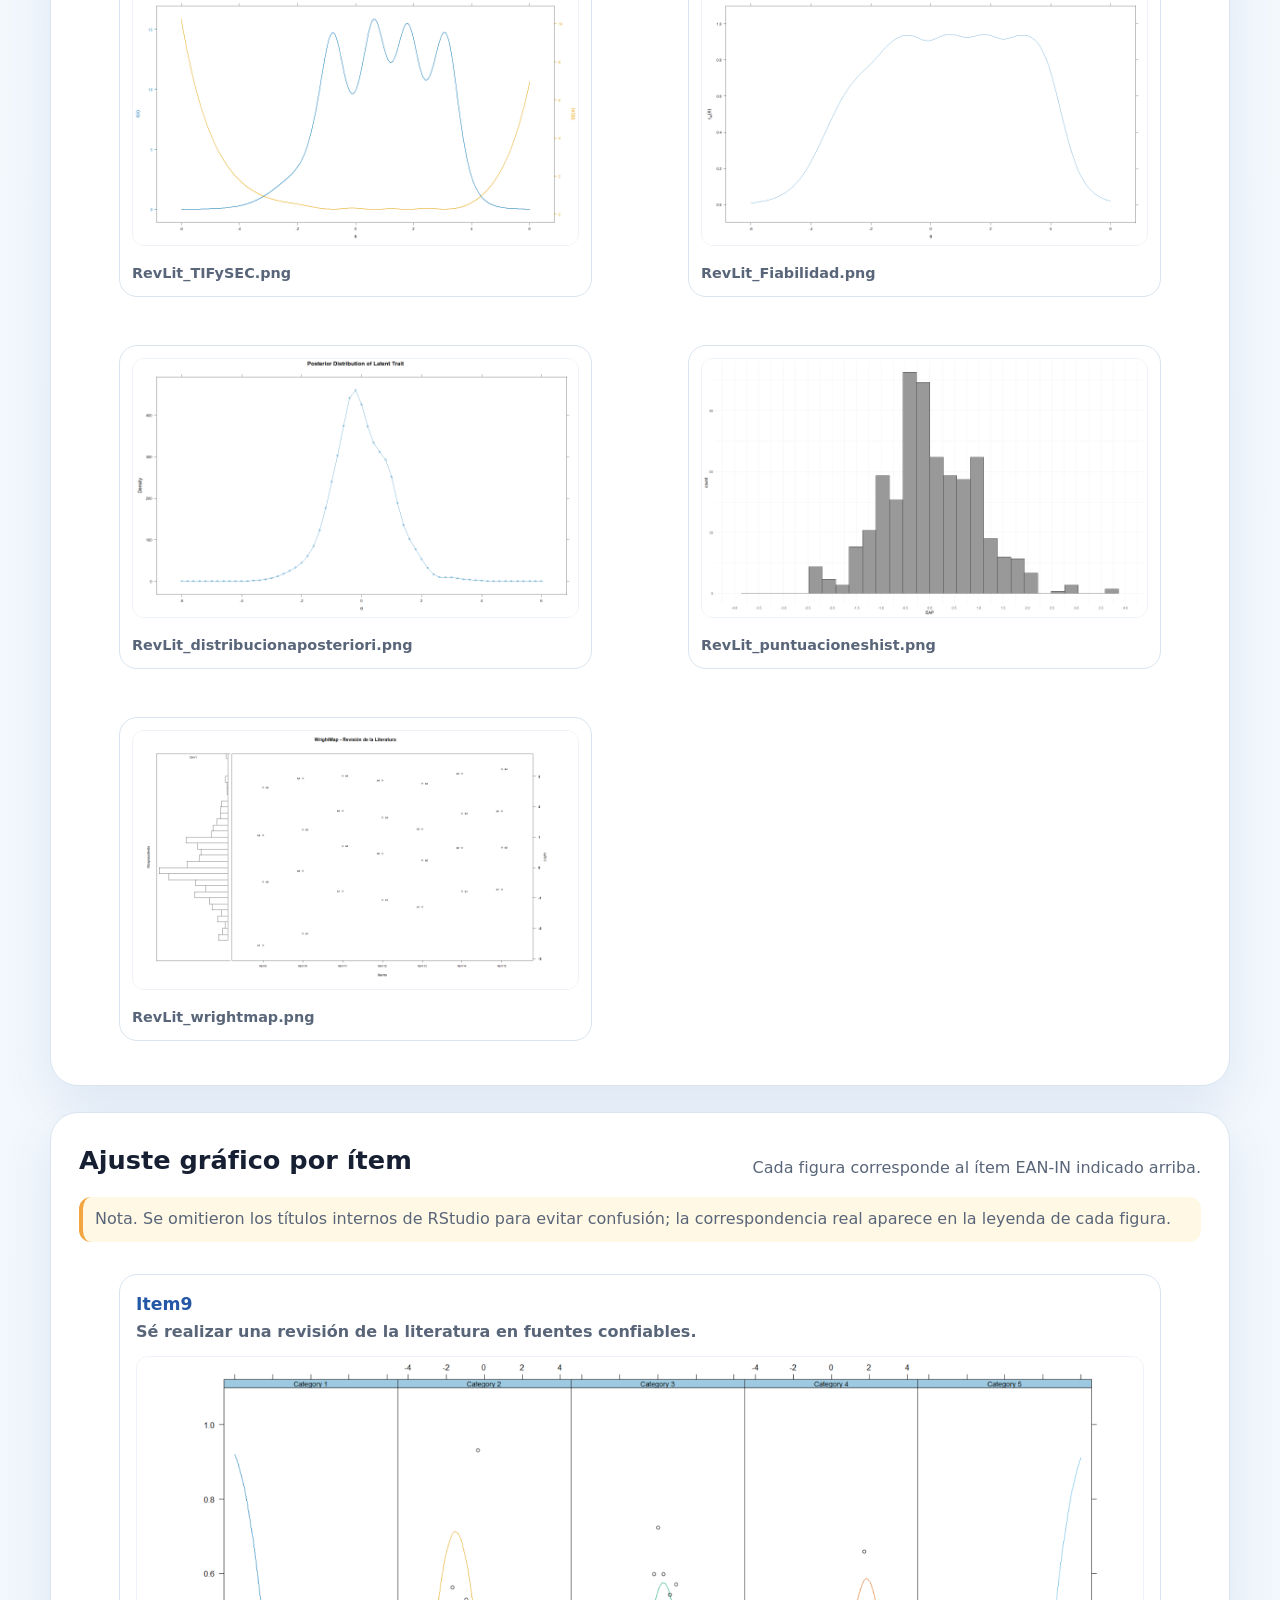
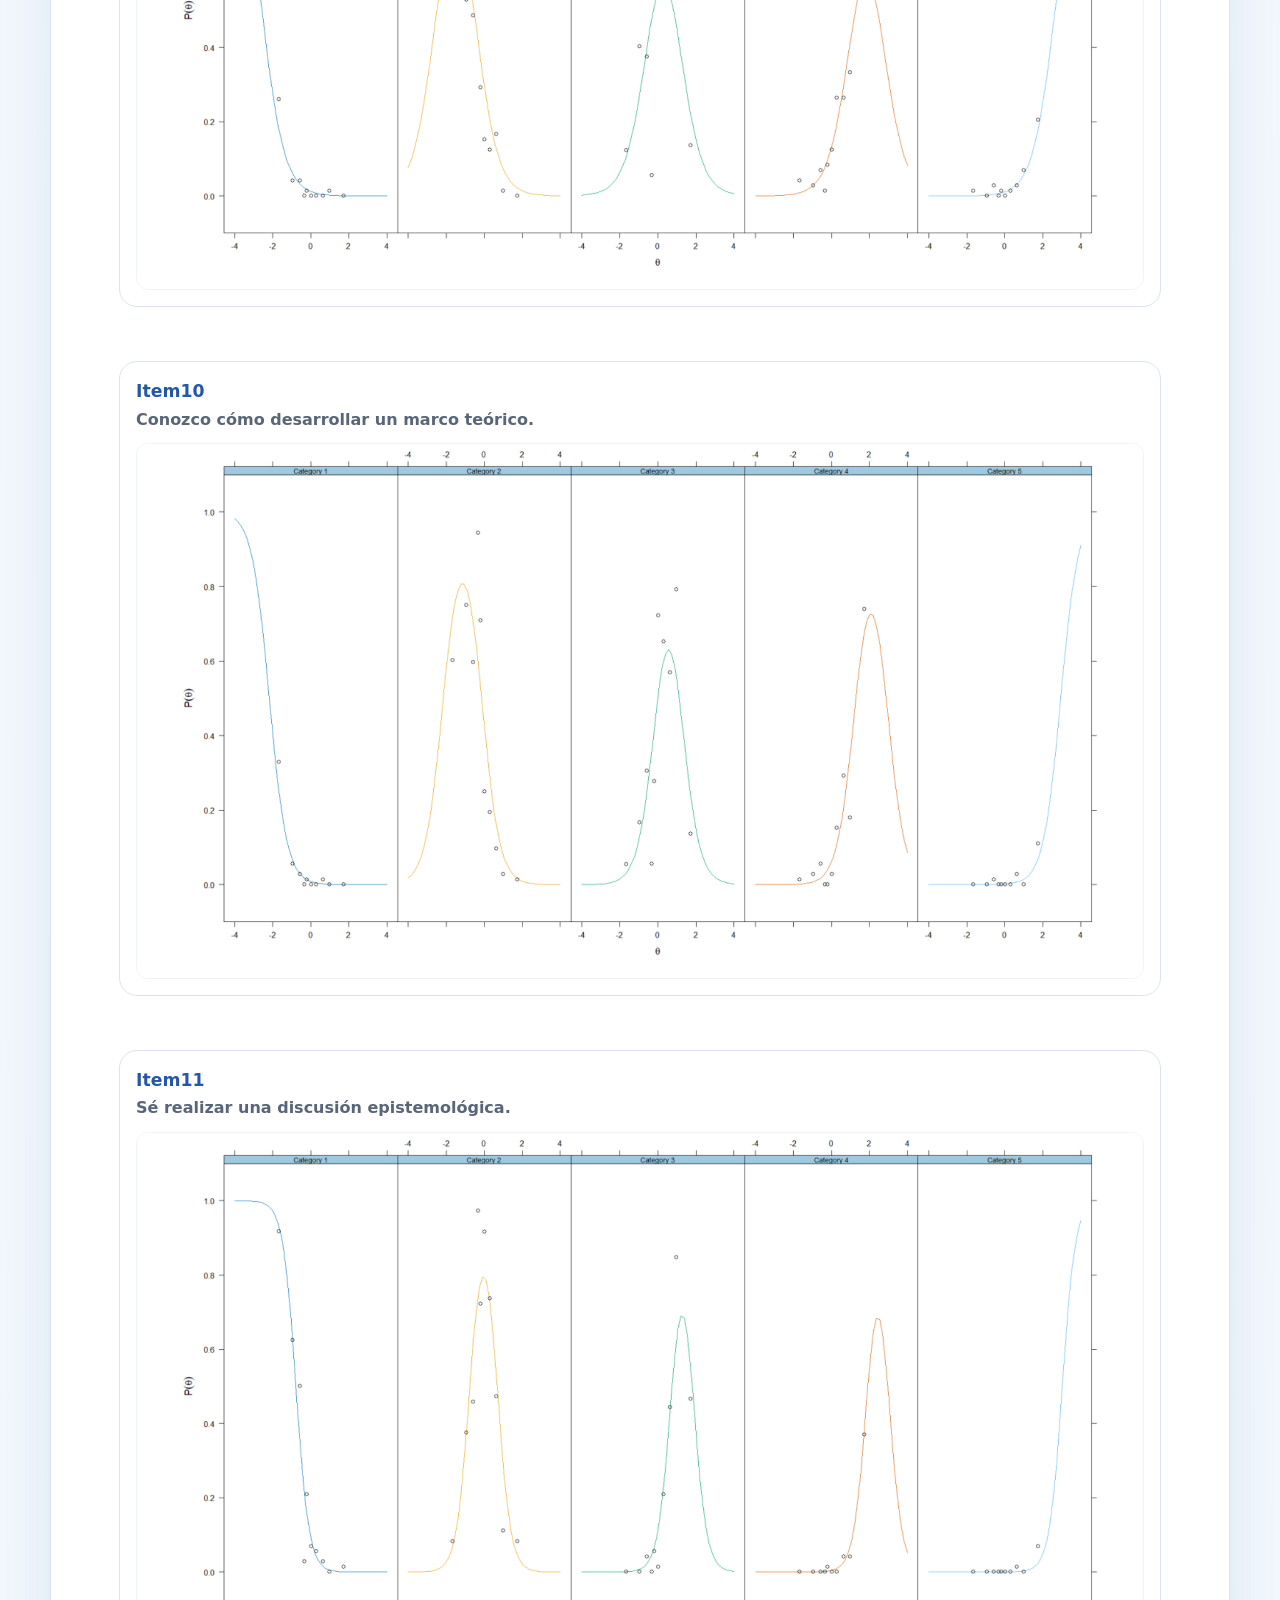
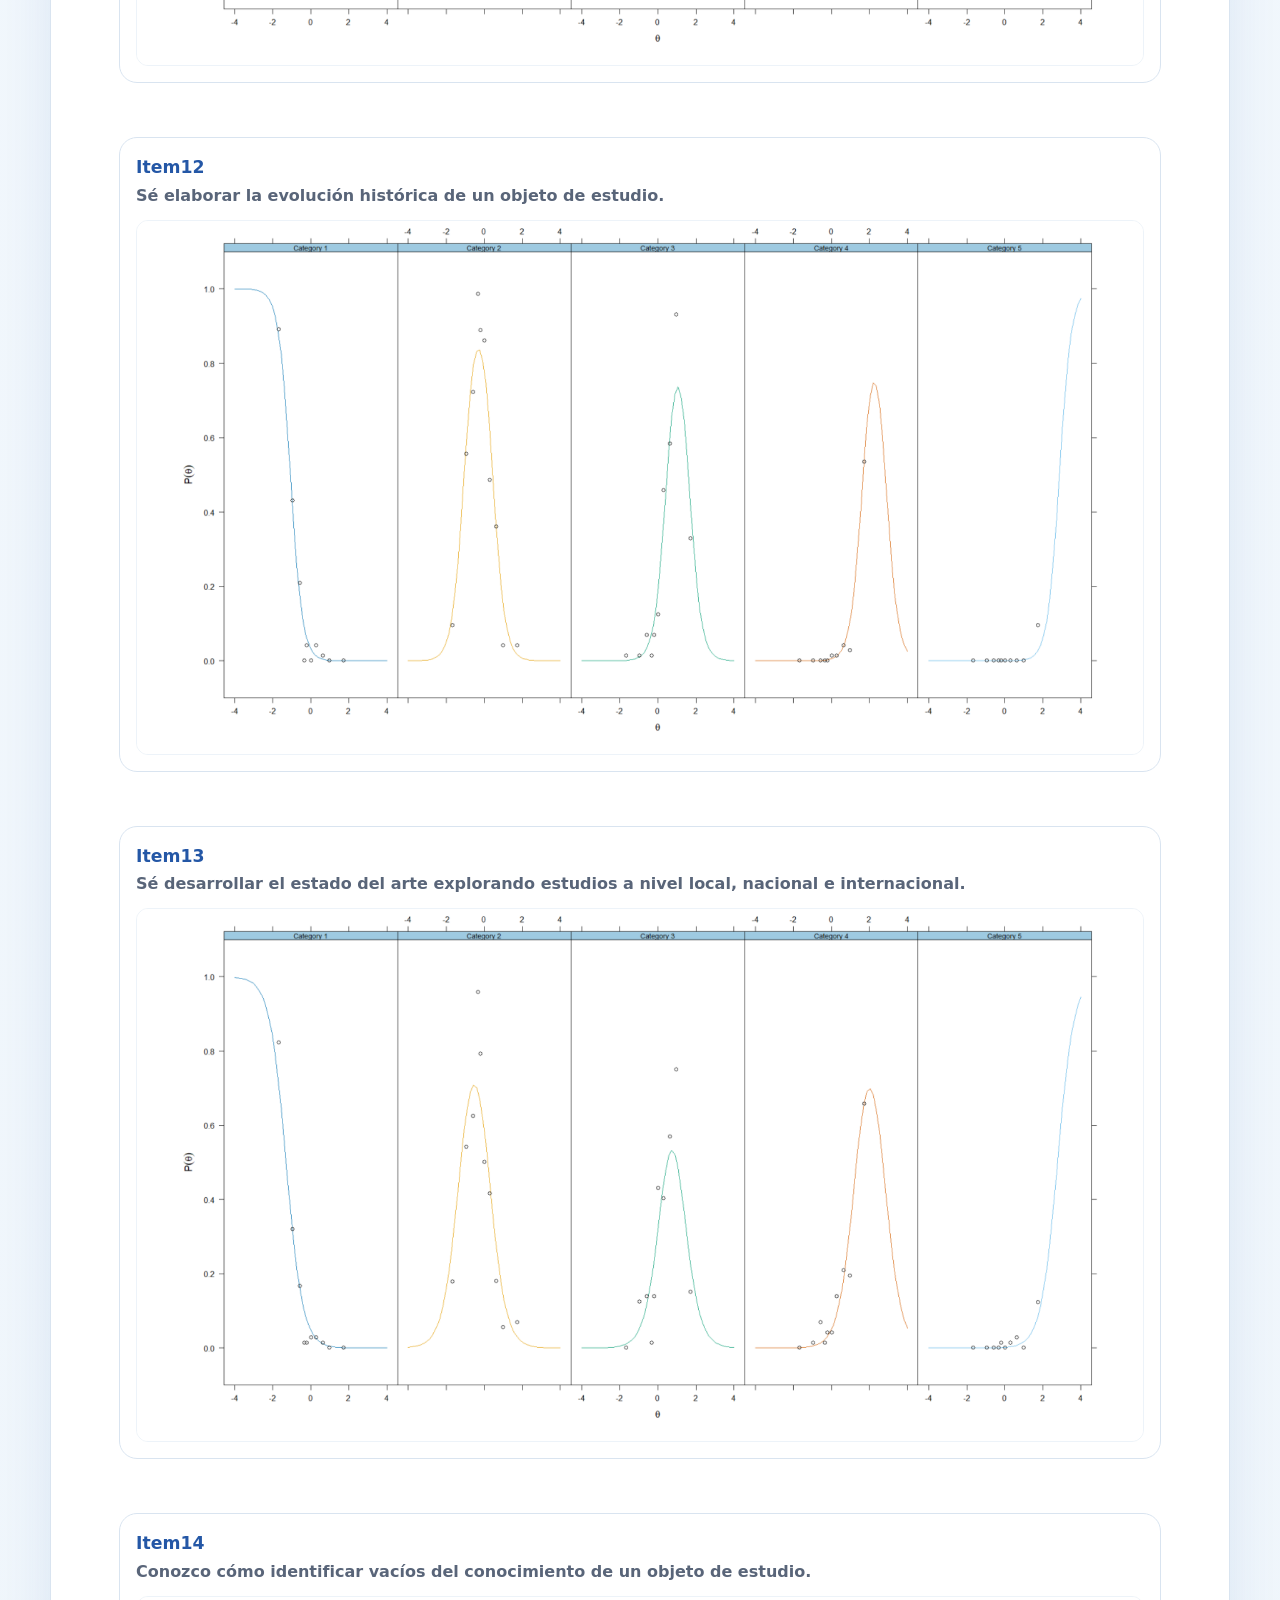
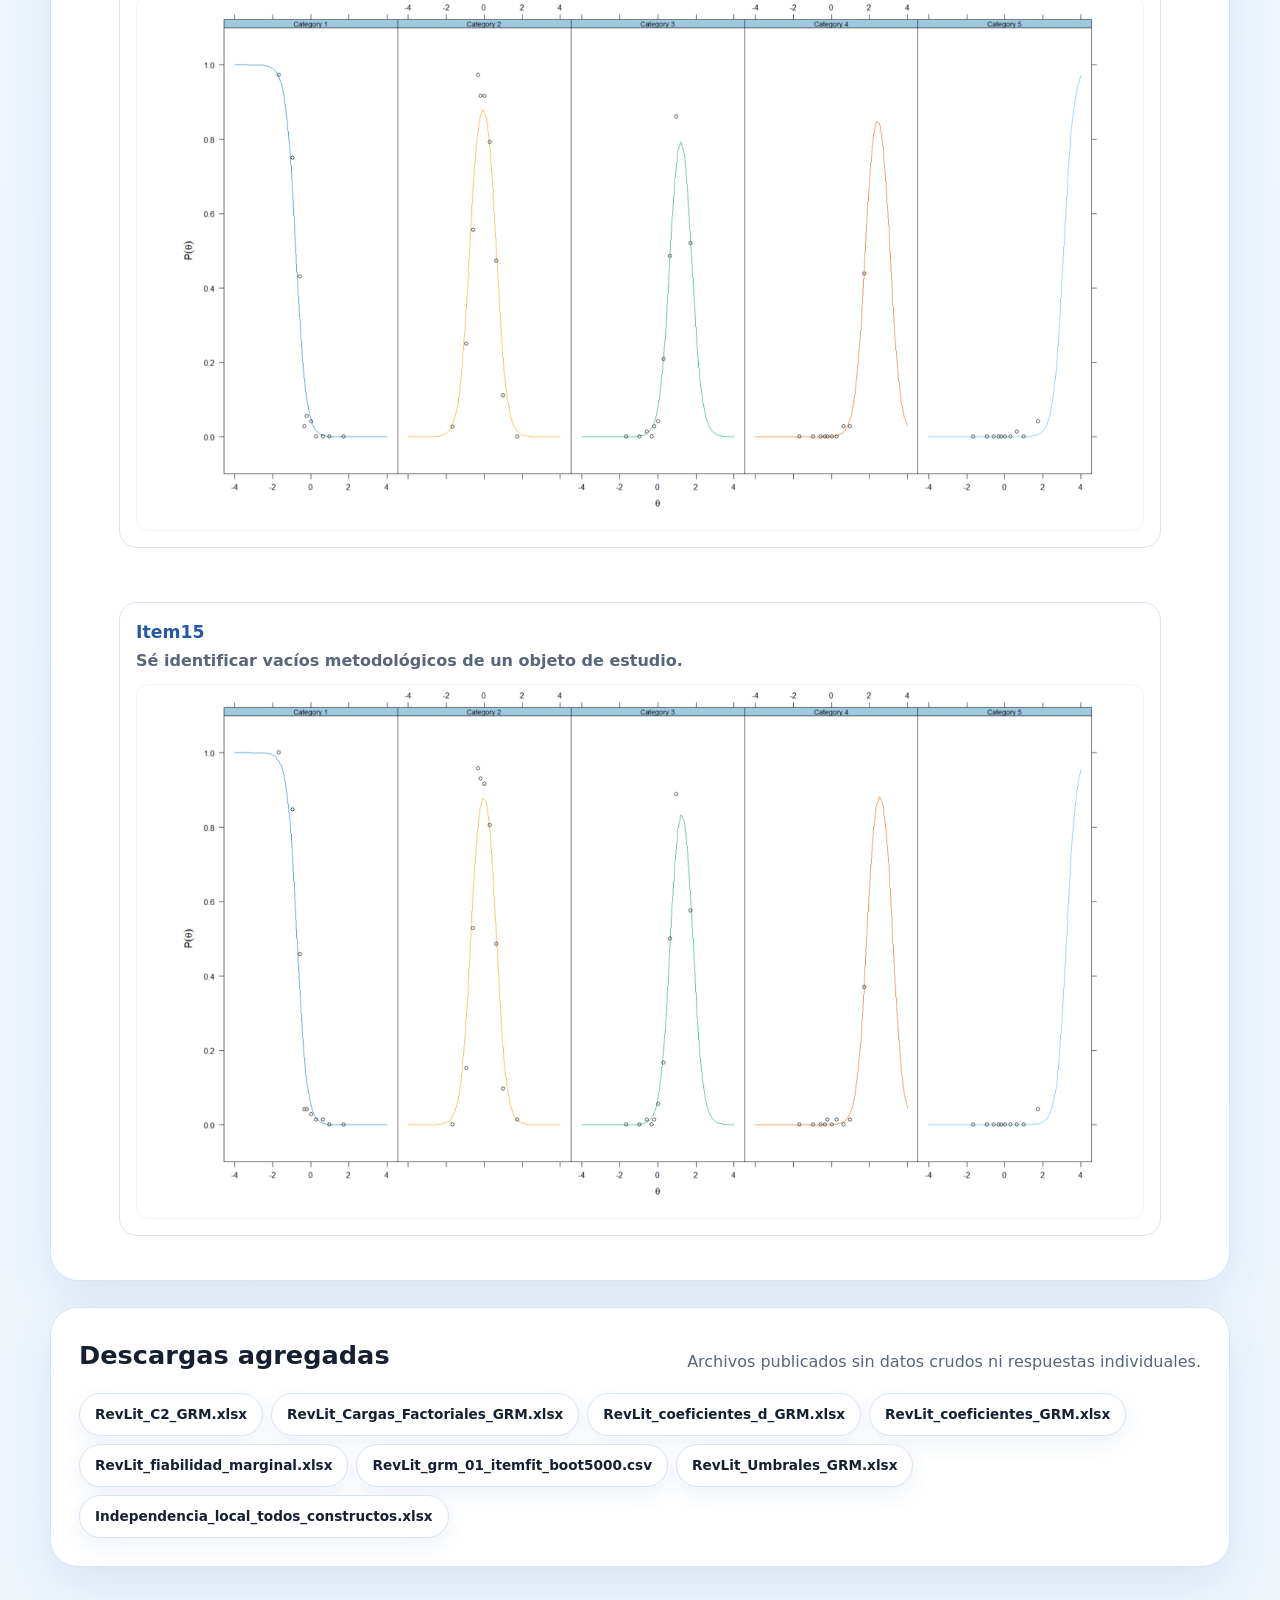
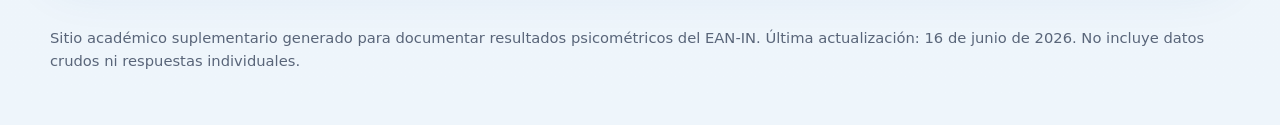
<file: revision-de-la-literatura.html>
<!doctype html>
<html lang="es">
<head>
  <meta charset="utf-8">
  <meta name="viewport" content="width=device-width, initial-scale=1">
  <meta name="description" content="Evidencia psicométrica de Revisión de la literatura">
  <title>EAN-IN | Revisión de la literatura</title>
  <link rel="stylesheet" href="assets/styles.css?v=20260616c">
</head>
<body id="top">
<header class="site-header"><div class="container nav"><a class="brand" href="index.html"><span>EAN-IN</span><small>evidencia psicométrica completa</small></a><nav class="nav-links" aria-label="Navegación principal"><a href="index.html#resumen">Resumen</a><a href="index.html#constructos">Constructos</a><a href="index.html#descargas">Descargas</a><a href="index.html#privacidad">Privacidad</a></nav></div></header>

<main>
<section class="hero"><div class="container"><div class="eyebrow">Constructo EAN-IN</div><h1>Revisión de la literatura</h1><p class="lead">Evidencia completa generada desde los archivos estructurados del análisis TRI. Incluye unidimensionalidad/ajuste global, independencia local, umbrales, cargas, coeficientes, ajuste de ítems, fiabilidad, diccionario de reactivos y figuras.</p><div class="hero-actions"><a class="btn primary" href="index.html#constructos">Volver al índice</a><a class="btn" href="#descargas">Descargar tablas</a></div></div></section>
<section class="container panel"><div class="toc"><a href="#items">Ítems</a><a href="#unidimensionalidad">Unidimensionalidad</a><a href="#independencia">Independencia local</a><a href="#umbrales">Umbrales</a><a href="#cargas">Cargas</a><a href="#itemfit">Ajuste de ítems</a><a href="#figuras">Figuras</a><a href="#descargas">Descargas</a></div></section>
<section class="container panel" id="items"><div class="section-title"><h2>Diccionario de reactivos</h2><p>Item9 a Item15</p></div><div class="table-wrap">
<table>
<thead><tr><th>Ítem</th><th>Reactivo</th></tr></thead>
<tbody>
<tr><td>Item9</td><td>Sé realizar una revisión de la literatura en fuentes confiables.</td></tr>
<tr><td>Item10</td><td>Conozco cómo desarrollar un marco teórico.</td></tr>
<tr><td>Item11</td><td>Sé realizar una discusión epistemológica.</td></tr>
<tr><td>Item12</td><td>Sé elaborar la evolución histórica de un objeto de estudio.</td></tr>
<tr><td>Item13</td><td>Sé desarrollar el estado del arte explorando estudios a nivel local, nacional e internacional.</td></tr>
<tr><td>Item14</td><td>Conozco cómo identificar vacíos del conocimiento de un objeto de estudio.</td></tr>
<tr><td>Item15</td><td>Sé identificar vacíos metodológicos de un objeto de estudio.</td></tr>
</tbody></table></div></section>
<section class="container panel" id="unidimensionalidad"><div class="section-title"><h2>Unidimensionalidad y ajuste global GRM</h2><p>Estadísticos M2/C2 exportados desde el modelo GRM.</p></div><div class="table-wrap">
<table>
<thead><tr><th>Estadistico</th><th>M2</th><th>df</th><th>p</th><th>RMSEA</th><th>RMSEA_5</th><th>RMSEA_95</th><th>SRMSR</th><th>TLI</th><th>CFI</th></tr></thead>
<tbody>
<tr><td>stats</td><td>451.078</td><td>14</td><td>0</td><td>0.208</td><td>0.192</td><td>0.225</td><td>0.074</td><td>0.879</td><td>0.920</td></tr>
</tbody></table></div><h3>Fiabilidad marginal</h3><div class="table-wrap">
<table>
<thead><tr><th>Fiabilidad_marginal</th></tr></thead>
<tbody>
<tr><td>0.916</td></tr>
</tbody></table></div></section>
<section class="container panel" id="independencia"><div class="section-title"><h2>Independencia local</h2><p>Matrices y resúmenes de LD/Q3.</p></div><article class="subpanel">
<h3>Tabla 1. Grados de libertad y p-valores ajustados BH</h3>
<p class="note">Nota. Triángulo inferior = grados de libertad; triángulo superior = p-valores ajustados.</p>
<div class="table-wrap">
<table>
<thead><tr><th>Ítem</th><th>Item9</th><th>Item10</th><th>Item11</th><th>Item12</th><th>Item13</th><th>Item14</th><th>Item15</th></tr></thead>
<tbody>
<tr><td>Item9</td><td>—</td><td>0</td><td>0</td><td>0</td><td>0</td><td>0</td><td>0</td></tr>
<tr><td>Item10</td><td>16</td><td>—</td><td>0</td><td>0</td><td>0</td><td>0</td><td>0</td></tr>
<tr><td>Item11</td><td>16</td><td>16</td><td>—</td><td>0</td><td>0</td><td>0</td><td>0</td></tr>
<tr><td>Item12</td><td>16</td><td>16</td><td>16</td><td>—</td><td>0</td><td>0</td><td>0</td></tr>
<tr><td>Item13</td><td>16</td><td>16</td><td>16</td><td>16</td><td>—</td><td>0</td><td>0</td></tr>
<tr><td>Item14</td><td>16</td><td>16</td><td>16</td><td>16</td><td>16</td><td>—</td><td>0</td></tr>
<tr><td>Item15</td><td>16</td><td>16</td><td>16</td><td>16</td><td>16</td><td>16</td><td>—</td></tr>
</tbody></table></div>
</article>
<article class="subpanel">
<h3>Tabla 2. Resumen de correlaciones residuales estandarizadas LD</h3>
<div class="table-wrap">
<table>
<thead><tr><th>Min.</th><th>1er cuartil</th><th>Mediana</th><th>Media</th><th>3er cuartil</th><th>Máx.</th></tr></thead>
<tbody>
<tr><td>-0.296</td><td>-0.183</td><td>-0.148</td><td>-0.091</td><td>-0.131</td><td>0.253</td></tr>
</tbody></table></div>
</article>
<article class="subpanel">
<h3>Tabla 3. Matriz LD y correlaciones residuales estandarizadas</h3>
<p class="note">Nota. Triángulo inferior = estadístico LD; triángulo superior = correlaciones residuales estandarizadas.</p>
<div class="table-wrap">
<table>
<thead><tr><th>Ítem</th><th>Item9</th><th>Item10</th><th>Item11</th><th>Item12</th><th>Item13</th><th>Item14</th><th>Item15</th></tr></thead>
<tbody>
<tr><td>Item9</td><td>—</td><td>0.183</td><td>-0.139</td><td>-0.141</td><td>0.138</td><td>-0.146</td><td>-0.134</td></tr>
<tr><td>Item10</td><td>96.373</td><td>—</td><td>-0.162</td><td>-0.190</td><td>0.166</td><td>-0.167</td><td>-0.164</td></tr>
<tr><td>Item11</td><td>55.650</td><td>76.254</td><td>—</td><td>0.162</td><td>-0.296</td><td>-0.148</td><td>-0.203</td></tr>
<tr><td>Item12</td><td>57.776</td><td>104.708</td><td>75.714</td><td>—</td><td>-0.250</td><td>-0.197</td><td>-0.131</td></tr>
<tr><td>Item13</td><td>55.397</td><td>79.169</td><td>253.598</td><td>181.217</td><td>—</td><td>-0.183</td><td>-0.151</td></tr>
<tr><td>Item14</td><td>61.509</td><td>80.700</td><td>63.206</td><td>111.741</td><td>96.854</td><td>—</td><td>0.253</td></tr>
<tr><td>Item15</td><td>52.200</td><td>77.363</td><td>118.454</td><td>49.667</td><td>66.011</td><td>185.183</td><td>—</td></tr>
</tbody></table></div>
</article>
<article class="subpanel">
<h3>Tabla 4. Estadísticos descriptivos Q3</h3>
<div class="table-wrap">
<table>
<thead><tr><th>Min.</th><th>1er cuartil</th><th>Mediana</th><th>Media</th><th>3er cuartil</th><th>Máx.</th></tr></thead>
<tbody>
<tr><td>-0.365</td><td>-0.316</td><td>-0.176</td><td>-0.139</td><td>-0.044</td><td>0.367</td></tr>
</tbody></table></div>
</article>
<article class="subpanel">
<h3>Tabla 5. Matriz Q3 completa</h3>
<div class="table-wrap">
<table>
<thead><tr><th>Ítem</th><th>Item9</th><th>Item10</th><th>Item11</th><th>Item12</th><th>Item13</th><th>Item14</th><th>Item15</th></tr></thead>
<tbody>
<tr><td>Item9</td><td>1</td><td>0.367</td><td>-0.078</td><td>-0.090</td><td>0.089</td><td>-0.305</td><td>-0.316</td></tr>
<tr><td>Item10</td><td>0.367</td><td>1</td><td>-0.044</td><td>-0.146</td><td>0.131</td><td>-0.321</td><td>-0.365</td></tr>
<tr><td>Item11</td><td>-0.078</td><td>-0.044</td><td>1</td><td>0.095</td><td>-0.169</td><td>-0.332</td><td>-0.334</td></tr>
<tr><td>Item12</td><td>-0.090</td><td>-0.146</td><td>0.095</td><td>1</td><td>-0.272</td><td>-0.331</td><td>-0.248</td></tr>
<tr><td>Item13</td><td>0.089</td><td>0.131</td><td>-0.169</td><td>-0.272</td><td>1</td><td>-0.176</td><td>-0.272</td></tr>
<tr><td>Item14</td><td>-0.305</td><td>-0.321</td><td>-0.332</td><td>-0.331</td><td>-0.176</td><td>1</td><td>0.205</td></tr>
<tr><td>Item15</td><td>-0.316</td><td>-0.365</td><td>-0.334</td><td>-0.248</td><td>-0.272</td><td>0.205</td><td>1</td></tr>
</tbody></table></div>
</article>
<article class="subpanel">
<h3>Tabla 6. Matriz Q3 en formato triangular superior</h3>
<div class="table-wrap">
<table>
<thead><tr><th>Ítem</th><th>Item9</th><th>Item10</th><th>Item11</th><th>Item12</th><th>Item13</th><th>Item14</th><th>Item15</th></tr></thead>
<tbody>
<tr><td>Item9</td><td>—</td><td>0.367</td><td>-0.078</td><td>-0.090</td><td>0.089</td><td>-0.305</td><td>-0.316</td></tr>
<tr><td>Item10</td><td></td><td>—</td><td>-0.044</td><td>-0.146</td><td>0.131</td><td>-0.321</td><td>-0.365</td></tr>
<tr><td>Item11</td><td></td><td></td><td>—</td><td>0.095</td><td>-0.169</td><td>-0.332</td><td>-0.334</td></tr>
<tr><td>Item12</td><td></td><td></td><td></td><td>—</td><td>-0.272</td><td>-0.331</td><td>-0.248</td></tr>
<tr><td>Item13</td><td></td><td></td><td></td><td></td><td>—</td><td>-0.176</td><td>-0.272</td></tr>
<tr><td>Item14</td><td></td><td></td><td></td><td></td><td></td><td>—</td><td>0.205</td></tr>
<tr><td>Item15</td><td></td><td></td><td></td><td></td><td></td><td></td><td>—</td></tr>
</tbody></table></div>
</article></section>
<section class="container panel" id="umbrales"><div class="section-title"><h2>Umbrales y discriminación GRM</h2><p>Parámetros a y b1-b4 por ítem.</p></div><div class="table-wrap">
<table>
<thead><tr><th>a</th><th>b1</th><th>b2</th><th>b3</th><th>b4</th><th>Item</th></tr></thead>
<tbody>
<tr><td>1.706</td><td>-2.566</td><td>-0.473</td><td>1.063</td><td>2.638</td><td>Item9</td></tr>
<tr><td>2.182</td><td>-2.178</td><td>-0.117</td><td>1.244</td><td>2.935</td><td>Item10</td></tr>
<tr><td>2.926</td><td>-0.782</td><td>0.702</td><td>1.866</td><td>3.019</td><td>Item11</td></tr>
<tr><td>3.180</td><td>-1.073</td><td>0.457</td><td>1.644</td><td>2.866</td><td>Item12</td></tr>
<tr><td>2.307</td><td>-1.298</td><td>0.235</td><td>1.265</td><td>2.766</td><td>Item13</td></tr>
<tr><td>3.831</td><td>-0.785</td><td>0.647</td><td>1.776</td><td>3.090</td><td>Item14</td></tr>
<tr><td>3.996</td><td>-0.723</td><td>0.655</td><td>1.855</td><td>3.240</td><td>Item15</td></tr>
</tbody></table></div></section>
<section class="container panel" id="cargas"><div class="section-title"><h2>Cargas factoriales y coeficientes</h2><p>Cargas F1/h2 y coeficientes en métrica d.</p></div><article class="subpanel"><h3>Cargas factoriales</h3><div class="table-wrap">
<table>
<thead><tr><th>Item</th><th>F1</th><th>h2</th></tr></thead>
<tbody>
<tr><td>Item9</td><td>0.708</td><td>0.501</td></tr>
<tr><td>Item10</td><td>0.789</td><td>0.622</td></tr>
<tr><td>Item11</td><td>0.864</td><td>0.747</td></tr>
<tr><td>Item12</td><td>0.882</td><td>0.777</td></tr>
<tr><td>Item13</td><td>0.805</td><td>0.648</td></tr>
<tr><td>Item14</td><td>0.914</td><td>0.835</td></tr>
<tr><td>Item15</td><td>0.920</td><td>0.846</td></tr>
</tbody></table></div></article><article class="subpanel"><h3>Coeficientes d</h3><div class="table-wrap">
<table>
<thead><tr><th>Item</th><th>a1</th><th>d1</th><th>d2</th><th>d3</th><th>d4</th></tr></thead>
<tbody>
<tr><td>Item9</td><td>1.706</td><td>4.377</td><td>0.808</td><td>-1.814</td><td>-4.501</td></tr>
<tr><td>Item10</td><td>2.182</td><td>4.754</td><td>0.255</td><td>-2.716</td><td>-6.405</td></tr>
<tr><td>Item11</td><td>2.926</td><td>2.289</td><td>-2.053</td><td>-5.462</td><td>-8.835</td></tr>
<tr><td>Item12</td><td>3.180</td><td>3.411</td><td>-1.454</td><td>-5.230</td><td>-9.114</td></tr>
<tr><td>Item13</td><td>2.307</td><td>2.995</td><td>-0.543</td><td>-2.919</td><td>-6.381</td></tr>
<tr><td>Item14</td><td>3.831</td><td>3.007</td><td>-2.477</td><td>-6.803</td><td>-11.838</td></tr>
<tr><td>Item15</td><td>3.996</td><td>2.889</td><td>-2.616</td><td>-7.413</td><td>-12.947</td></tr>
</tbody></table></div></article></section>
<section class="container panel" id="itemfit"><div class="section-title"><h2>Ajuste de ítems</h2><p>Bootstrapping 5000. Ítems con p.S_X2 &lt; .05: 7 de 7.</p></div><div class="table-wrap">
<table>
<thead><tr><th>item</th><th>Zh</th><th>outfit</th><th>z.outfit</th><th>infit</th><th>z.infit</th><th>S_X2</th><th>df.S_X2</th><th>RMSEA.S_X2</th><th>p.S_X2</th><th>X2_star</th><th>p.X2_star</th></tr></thead>
<tbody>
<tr><td>Item9</td><td>1.18094648591769</td><td>0.979796508476307</td><td>-0.337159957968879</td><td>0.956300101302807</td><td>-0.769229682493004</td><td>90.8915774037362</td><td>34</td><td>0.0481744646124964</td><td>4.40201617673195e-07</td><td>50.5292404838012</td><td>0.0044</td></tr>
<tr><td>Item10</td><td>1.78092735552182</td><td>0.962435322750644</td><td>-0.61888725231532</td><td>0.92100361308271</td><td>-1.41041889783184</td><td>48.6836775238487</td><td>26</td><td>0.0347858344663202</td><td>0.00449833048185055</td><td>49.5613214405396</td><td>0.0126</td></tr>
<tr><td>Item11</td><td>2.33842532633174</td><td>0.825011581897941</td><td>-2.07968600789718</td><td>0.882259878772955</td><td>-1.97634679046996</td><td>67.9257547834642</td><td>21</td><td>0.0556709142703032</td><td>7.52698346200378e-07</td><td>40.6282522346057</td><td>0.0158</td></tr>
<tr><td>Item12</td><td>2.5350652569465</td><td>0.793131691813994</td><td>-2.78564154038744</td><td>0.860558316819848</td><td>-2.34946047855124</td><td>32.8932582115133</td><td>20</td><td>0.0299018948503089</td><td>0.034661851439402</td><td>35.4845592284725</td><td>0.0174</td></tr>
<tr><td>Item13</td><td>1.82971566018792</td><td>0.939497696407539</td><td>-0.963383548508726</td><td>0.947342339990665</td><td>-0.892315742409344</td><td>76.9049750906112</td><td>30</td><td>0.0465673147009398</td><td>5.45039995876728e-06</td><td>49.3030263888885</td><td>0.0084</td></tr>
<tr><td>Item14</td><td>3.3273808886925</td><td>0.72114791274683</td><td>-2.70577857270303</td><td>0.820123453156189</td><td>-3.13273819119341</td><td>44.737084638814</td><td>21</td><td>0.0395946409841587</td><td>0.00187490677202395</td><td>85.5718360441</td><td>0.007</td></tr>
<tr><td>Item15</td><td>3.66026414527096</td><td>0.712845895396671</td><td>-2.87632202147826</td><td>0.792043239763694</td><td>-3.71280752309888</td><td>43.9818018834698</td><td>19</td><td>0.0427038909198121</td><td>0.000949863592939838</td><td>67.9492706661894</td><td>0.0082</td></tr>
</tbody></table></div><p class="note">Los resultados de ajuste a la persona y puntuaciones EAP se conservan localmente porque contienen información por caso. No se publican en este sitio.</p></section>
<section class="container panel" id="figuras"><div class="section-title"><h2>Figuras del constructo</h2><p>Curvas, información, distribución, fiabilidad y WrightMap.</p></div><div class="figure-grid"><figure class="figure-card"><img src="assets/media/RevLit/RevLit_CCI.png" alt="RevLit_CCI.png"><figcaption>RevLit_CCI.png</figcaption></figure><figure class="figure-card"><img src="assets/media/RevLit/RevLit_IIF.png" alt="RevLit_IIF.png"><figcaption>RevLit_IIF.png</figcaption></figure><figure class="figure-card"><img src="assets/media/RevLit/RevLit_TIFySEC.png" alt="RevLit_TIFySEC.png"><figcaption>RevLit_TIFySEC.png</figcaption></figure><figure class="figure-card"><img src="assets/media/RevLit/RevLit_Fiabilidad.png" alt="RevLit_Fiabilidad.png"><figcaption>RevLit_Fiabilidad.png</figcaption></figure><figure class="figure-card"><img src="assets/media/RevLit/RevLit_distribucionaposteriori.png" alt="RevLit_distribucionaposteriori.png"><figcaption>RevLit_distribucionaposteriori.png</figcaption></figure><figure class="figure-card"><img src="assets/media/RevLit/RevLit_puntuacioneshist.png" alt="RevLit_puntuacioneshist.png"><figcaption>RevLit_puntuacioneshist.png</figcaption></figure><figure class="figure-card"><img src="assets/media/RevLit/RevLit_wrightmap.png" alt="RevLit_wrightmap.png"><figcaption>RevLit_wrightmap.png</figcaption></figure></div></section>
<section class="container panel itemfit-section" id="ajuste-grafico-items"><div class="section-title"><h2>Ajuste gráfico por ítem</h2><p>Cada figura corresponde al ítem EAN-IN indicado arriba.</p></div><p class="note">Nota. Se omitieron los títulos internos de RStudio para evitar confusión; la correspondencia real aparece en la leyenda de cada figura.</p><div class="itemfit-grid"><figure class="figure-card itemfit-card">
  <figcaption><strong>Item9</strong><span>Sé realizar una revisión de la literatura en fuentes confiables.</span></figcaption>
  <img src="assets/media/RevLit/itemfit/RevLit_Item9_itemfit.png?v=20260616b" alt="Ajuste gráfico de Item9: Sé realizar una revisión de la literatura en fuentes confiables." loading="lazy">
</figure><figure class="figure-card itemfit-card">
  <figcaption><strong>Item10</strong><span>Conozco cómo desarrollar un marco teórico.</span></figcaption>
  <img src="assets/media/RevLit/itemfit/RevLit_Item10_itemfit.png?v=20260616b" alt="Ajuste gráfico de Item10: Conozco cómo desarrollar un marco teórico." loading="lazy">
</figure><figure class="figure-card itemfit-card">
  <figcaption><strong>Item11</strong><span>Sé realizar una discusión epistemológica.</span></figcaption>
  <img src="assets/media/RevLit/itemfit/RevLit_Item11_itemfit.png?v=20260616b" alt="Ajuste gráfico de Item11: Sé realizar una discusión epistemológica." loading="lazy">
</figure><figure class="figure-card itemfit-card">
  <figcaption><strong>Item12</strong><span>Sé elaborar la evolución histórica de un objeto de estudio.</span></figcaption>
  <img src="assets/media/RevLit/itemfit/RevLit_Item12_itemfit.png?v=20260616b" alt="Ajuste gráfico de Item12: Sé elaborar la evolución histórica de un objeto de estudio." loading="lazy">
</figure><figure class="figure-card itemfit-card">
  <figcaption><strong>Item13</strong><span>Sé desarrollar el estado del arte explorando estudios a nivel local, nacional e internacional.</span></figcaption>
  <img src="assets/media/RevLit/itemfit/RevLit_Item13_itemfit.png?v=20260616b" alt="Ajuste gráfico de Item13: Sé desarrollar el estado del arte explorando estudios a nivel local, nacional e internacional." loading="lazy">
</figure><figure class="figure-card itemfit-card">
  <figcaption><strong>Item14</strong><span>Conozco cómo identificar vacíos del conocimiento de un objeto de estudio.</span></figcaption>
  <img src="assets/media/RevLit/itemfit/RevLit_Item14_itemfit.png?v=20260616b" alt="Ajuste gráfico de Item14: Conozco cómo identificar vacíos del conocimiento de un objeto de estudio." loading="lazy">
</figure><figure class="figure-card itemfit-card">
  <figcaption><strong>Item15</strong><span>Sé identificar vacíos metodológicos de un objeto de estudio.</span></figcaption>
  <img src="assets/media/RevLit/itemfit/RevLit_Item15_itemfit.png?v=20260616b" alt="Ajuste gráfico de Item15: Sé identificar vacíos metodológicos de un objeto de estudio." loading="lazy">
</figure></div></section>
<section class="container panel" id="descargas"><div class="section-title"><h2>Descargas agregadas</h2><p>Archivos publicados sin datos crudos ni respuestas individuales.</p></div><div class="downloads"><a class="btn" href="assets/data/RevLit/RevLit_C2_GRM.xlsx" download>RevLit_C2_GRM.xlsx</a><a class="btn" href="assets/data/RevLit/RevLit_Cargas_Factoriales_GRM.xlsx" download>RevLit_Cargas_Factoriales_GRM.xlsx</a><a class="btn" href="assets/data/RevLit/RevLit_coeficientes_d_GRM.xlsx" download>RevLit_coeficientes_d_GRM.xlsx</a><a class="btn" href="assets/data/RevLit/RevLit_coeficientes_GRM.xlsx" download>RevLit_coeficientes_GRM.xlsx</a><a class="btn" href="assets/data/RevLit/RevLit_fiabilidad_marginal.xlsx" download>RevLit_fiabilidad_marginal.xlsx</a><a class="btn" href="assets/data/RevLit/RevLit_grm_01_itemfit_boot5000.csv" download>RevLit_grm_01_itemfit_boot5000.csv</a><a class="btn" href="assets/data/RevLit/RevLit_Umbrales_GRM.xlsx" download>RevLit_Umbrales_GRM.xlsx</a><a class="btn" href="assets/data/Independencia_local_todos_constructos.xlsx" download>Independencia_local_todos_constructos.xlsx</a></div></section>
</main>
<footer class="footer"><div class="container">Sitio académico suplementario generado para documentar resultados psicométricos del EAN-IN. Última actualización: 16 de junio de 2026. No incluye datos crudos ni respuestas individuales.</div></footer>
<script src="assets/site.js"></script>
</body>
</html>
</file>
<file: assets/styles.css>
:root{--bg:#f5f8fc;--paper:#ffffff;--ink:#172033;--muted:#596579;--line:#d9e4f0;--brand:#2457a6;--brand2:#0f766e;--soft:#e8f1ff;--ok:#047857;--warn:#b7791f;--accent:#f2a541;--shadow:0 18px 50px rgba(36,87,166,.10)}
*{box-sizing:border-box}html{scroll-behavior:smooth}body{margin:0;font-family:Inter,ui-sans-serif,system-ui,-apple-system,"Segoe UI",Arial,sans-serif;background:linear-gradient(180deg,#f8fbff 0%,#eef5fb 100%);color:var(--ink);line-height:1.55}.container{width:min(1180px,calc(100% - 32px));margin-inline:auto}.site-header{position:sticky;top:0;z-index:10;background:rgba(255,255,255,.92);backdrop-filter:blur(14px);border-bottom:1px solid var(--line)}.nav{display:flex;align-items:center;justify-content:space-between;gap:24px;padding:14px 0}.brand{display:flex;flex-direction:column;color:var(--ink);text-decoration:none;font-weight:800;letter-spacing:.02em}.brand small{font-weight:600;color:var(--muted);font-size:.78rem}.nav-links{display:flex;gap:14px;flex-wrap:wrap}.nav-links a{color:var(--muted);text-decoration:none;font-weight:700;font-size:.92rem}.nav-links a:hover{color:var(--brand)}.hero{padding:72px 0 44px;background:radial-gradient(circle at 12% 8%,rgba(36,87,166,.18),transparent 34%),radial-gradient(circle at 86% 0%,rgba(15,118,110,.16),transparent 30%),radial-gradient(circle at 70% 80%,rgba(242,165,65,.14),transparent 28%)}.eyebrow{text-transform:uppercase;letter-spacing:.16em;color:var(--brand2);font-weight:800;font-size:.8rem}.hero h1{font-size:clamp(2rem,4vw,4.2rem);line-height:1.04;margin:10px 0 18px;max-width:1050px}.lead{font-size:1.18rem;color:var(--muted);max-width:860px}.hero-actions,.actions{display:flex;gap:12px;flex-wrap:wrap;margin-top:22px}.btn{display:inline-flex;align-items:center;gap:8px;border:1px solid var(--line);background:#fff;color:var(--ink);text-decoration:none;border-radius:999px;padding:10px 15px;font-weight:800;box-shadow:0 8px 20px rgba(36,87,166,.08)}.btn.primary{background:var(--brand);color:#fff;border-color:var(--brand)}.btn:hover{transform:translateY(-1px)}.kpi-grid{display:grid;grid-template-columns:repeat(4,minmax(0,1fr));gap:14px;margin-top:32px}.kpi{background:rgba(255,255,255,.82);border:1px solid var(--line);border-radius:20px;padding:18px;box-shadow:var(--shadow)}.kpi strong{display:block;font-size:2rem;color:var(--brand)}.kpi span{color:var(--muted);font-weight:700}.panel{background:var(--paper);border:1px solid var(--line);border-radius:28px;padding:28px;margin:26px auto;box-shadow:var(--shadow)}.section-title{display:flex;align-items:end;justify-content:space-between;gap:16px;margin-bottom:18px}.section-title h2{margin:0;font-size:1.6rem}.section-title p{margin:.3rem 0 0;color:var(--muted)}.card-grid{display:grid;grid-template-columns:repeat(2,minmax(0,1fr));gap:18px}.construct-card{background:#fff;border:1px solid var(--line);border-radius:22px;padding:20px}.construct-card h3{margin:0 0 10px;font-size:1.25rem}.meta-row{display:flex;gap:8px;flex-wrap:wrap;margin:10px 0 14px}.pill{display:inline-flex;border-radius:999px;background:var(--soft);color:#1f3f78;padding:5px 10px;font-size:.82rem;font-weight:800}.pill.alt{background:#e4f5f2;color:#0f5f58}.pill.warn{background:#fff4d8;color:#7a4b00}.muted{color:var(--muted)}.note{color:var(--muted);background:#fff8e5;border-left:4px solid var(--accent);padding:10px 12px;border-radius:12px}.summary-box{background:#fff;border:1px solid var(--line);border-radius:20px;padding:18px}.toc{display:flex;flex-wrap:wrap;gap:8px;margin:18px 0}.toc a{border:1px solid var(--line);border-radius:999px;padding:8px 12px;text-decoration:none;color:var(--brand);font-weight:800;background:#fff}.subpanel{background:#fff;border:1px solid var(--line);border-radius:22px;padding:18px;margin:16px 0}.subpanel h3{margin:0 0 12px}.table-wrap{width:100%;overflow:auto;border:1px solid var(--line);border-radius:16px;background:#fff;margin:12px 0}table{border-collapse:collapse;width:100%;font-size:.9rem}caption{text-align:left;font-weight:900;padding:12px 14px;color:var(--brand)}th,td{padding:8px 10px;border-bottom:1px solid #e4edf6;border-right:1px solid #edf3f9;text-align:left;vertical-align:top;white-space:nowrap}th{position:sticky;top:0;background:#e8f1ff;z-index:1;font-weight:900}tr:nth-child(even) td{background:#fbfdff}.figure-grid{display:grid;grid-template-columns:repeat(2,minmax(0,1fr));gap:16px}.figure-card{background:#fff;border:1px solid var(--line);border-radius:18px;padding:12px}.figure-card img{width:100%;height:auto;border-radius:12px;border:1px solid #edf3f9}.figure-card figcaption{font-weight:800;color:var(--muted);margin-top:8px;font-size:.9rem}.downloads{display:flex;flex-wrap:wrap;gap:8px}.downloads a{font-size:.85rem}.search-box{border:1px solid var(--line);border-radius:999px;padding:10px 14px;min-width:260px;background:#fff}.footer{padding:34px 0 52px;color:var(--muted);font-size:.92rem}.two-col{display:grid;grid-template-columns:1fr 1fr;gap:18px}.privacy-list li{margin:.4rem 0}@media (max-width:820px){.kpi-grid,.card-grid,.figure-grid,.two-col{grid-template-columns:1fr}.nav{align-items:flex-start}.section-title{display:block}.search-box{width:100%;min-width:0;margin-top:12px}.hero{padding-top:42px}th,td{font-size:.82rem}}
/* lightbox and itemfit legend start */
.figure-card img{cursor:zoom-in;transition:transform .18s ease, box-shadow .18s ease}.figure-card img:hover{transform:scale(1.01);box-shadow:0 10px 28px rgba(0,0,0,.14)}.lightbox-open{overflow:hidden}.lightbox-overlay{position:fixed;inset:0;z-index:999;background:rgba(18,14,12,.88);display:flex;align-items:center;justify-content:center;padding:28px}.lightbox-figure{width:min(1200px,96vw);max-height:92vh;margin:0;display:flex;flex-direction:column;gap:10px}.lightbox-figure img{max-width:100%;max-height:82vh;object-fit:contain;background:#fff;border-radius:16px;box-shadow:0 24px 80px rgba(0,0,0,.42)}.lightbox-figure figcaption{color:#fff;font-weight:800;text-align:center}.lightbox-close{position:fixed;top:18px;right:18px;border:1px solid rgba(255,255,255,.35);background:#fff;color:#211d1b;border-radius:999px;padding:10px 14px;font-weight:900;cursor:pointer}.itemfit-legend{margin:14px 0 18px}.itemfit-legend details{background:#fff;border:1px solid var(--line);border-radius:18px;padding:12px}.itemfit-legend summary{cursor:pointer;font-weight:900;color:var(--brand);padding:4px 2px}.compact-table table{font-size:.84rem}.compact-table th,.compact-table td{white-space:normal}.compact-table td:first-child,.compact-table td:nth-child(2){white-space:nowrap;font-weight:800}
/* lightbox and itemfit legend end */
/* itemfit high quality layout start */
.itemfit-section .section-title{margin-bottom:12px}.itemfit-grid{display:grid;grid-template-columns:1fr;gap:22px}.itemfit-card{padding:16px}.itemfit-card figcaption{display:block;margin:0 0 12px;color:var(--ink);font-size:1rem}.itemfit-card figcaption strong{display:block;font-size:1.08rem;color:var(--brand);margin-bottom:4px}.itemfit-card figcaption span{display:block;font-weight:600;color:var(--muted);line-height:1.4}.itemfit-card img{display:block;width:100%;max-width:1180px;margin-inline:auto;background:#fff}.itemfit-card img:hover{transform:none}.lightbox-figure{width:min(1500px,98vw)}.lightbox-figure img{max-height:84vh}
@media (max-width:820px){.itemfit-card{padding:10px}.itemfit-card figcaption{font-size:.92rem}.itemfit-grid{gap:16px}}
/* itemfit high quality layout end */
</file>
